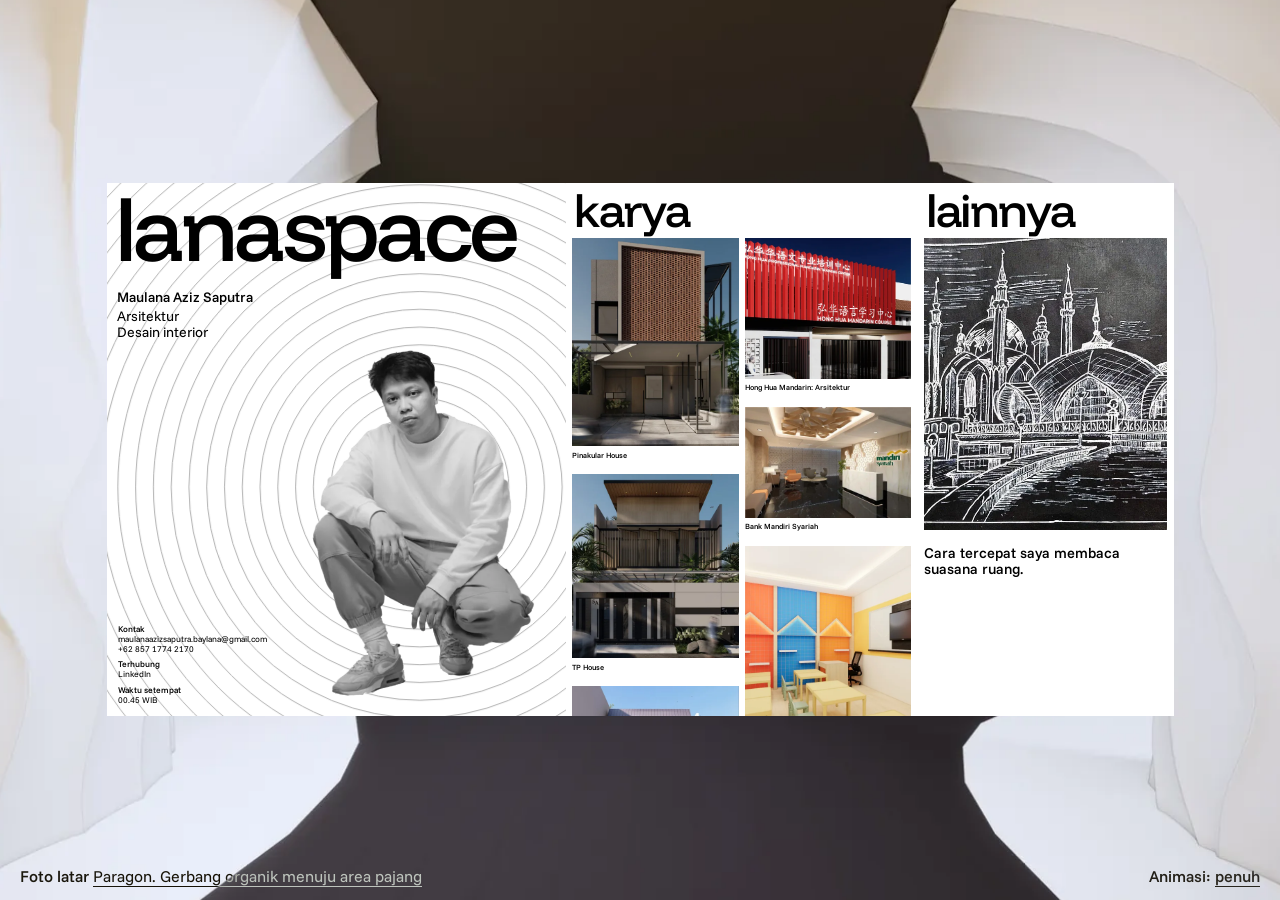
<file: docs/index.html>
<!doctype html>
<html lang="id">
<head>
<meta charset="utf-8">
<meta name="viewport" content="width=device-width, initial-scale=1">
<title>lanaspace · Portofolio Maulana Aziz Saputra</title>
<meta name="description" content="Portofolio Maulana Aziz Saputra, desainer arsitektur dan interior. Proyek hunian, komersial, dan interior, dari konsep sampai gambar kerja yang siap dibangun.">
<meta name="author" content="Maulana Aziz Saputra">
<link rel="canonical" href="https://maulanaazizsaputra.github.io/lanaspace/">
<meta property="og:site_name" content="lanaspace">
<meta property="og:locale" content="id_ID">
<meta property="og:type" content="website">
<meta property="og:title" content="lanaspace · Portofolio Maulana Aziz Saputra">
<meta property="og:description" content="Portofolio Maulana Aziz Saputra, desainer arsitektur dan interior. Proyek hunian, komersial, dan interior, dari konsep sampai gambar kerja yang siap dibangun.">
<meta property="og:url" content="https://maulanaazizsaputra.github.io/lanaspace/">
<meta property="og:image" content="https://maulanaazizsaputra.github.io/lanaspace/assets/og/beranda.jpg">
<meta property="og:image:width" content="1200">
<meta property="og:image:height" content="630">
<meta name="twitter:card" content="summary_large_image">
<meta name="theme-color" content="#ffffff">
<meta name="lana-visitors" content="https://lanaspace-ad38a-default-rtdb.asia-southeast1.firebasedatabase.app">
<link rel="preconnect" href="https://lanaspace-ad38a-default-rtdb.asia-southeast1.firebasedatabase.app" crossorigin>
<link rel="icon" href="favicon.svg" type="image/svg+xml">
<link rel="apple-touch-icon" href="apple-touch-icon.png">
<link rel="preconnect" href="https://fonts.googleapis.com">
<link rel="preconnect" href="https://fonts.gstatic.com" crossorigin>
<link rel="stylesheet" href="https://fonts.googleapis.com/css2?family=Funnel+Display:wght@500&amp;family=Funnel+Sans:wght@400;500&amp;display=swap">
<link rel="stylesheet" href="assets/css/style.css?v=22097457">
<script>(function(d,w){var h=d.documentElement,done=function(){h.classList.remove('fonts-wait')},m;
try{m=w.localStorage.getItem('lana-animasi-v2')}catch(_){}
if(m!=='hemat')m='penuh';
h.classList.add('js','fonts-wait',m==='penuh'?'motion-full':'motion-gentle');
if(d.fonts&&d.fonts.load){Promise.all([d.fonts.load('500 1em "Funnel Display"'),d.fonts.load('400 1em "Funnel Sans"'),d.fonts.load('500 1em "Funnel Sans"')]).then(done,done);setTimeout(done,2500)}else{done()}
w.addEventListener('pagereveal',function(e){if(!e.viewTransition)return;try{var p=JSON.parse(sessionStorage.getItem('lana-vt'));
if(p&&Date.now()-p.t<5000){var W=w.innerWidth,H=w.innerHeight;h.style.setProperty('--vt-x',p.x+'px');h.style.setProperty('--vt-y',p.y+'px');
h.style.setProperty('--vt-r',Math.ceil(Math.hypot(Math.max(p.x,W-p.x),Math.max(p.y,H-p.y)))+'px')}}catch(_){}})})(document,window);</script>
<script src="assets/js/main.js?v=2ef345cf" defer></script>
<script type="application/ld+json">{"@context":"https://schema.org","@graph":[{"@type":"WebSite","name":"lanaspace","inLanguage":"id","description":"Portofolio Maulana Aziz Saputra, desainer arsitektur dan interior. Proyek hunian, komersial, dan interior, dari konsep sampai gambar kerja yang siap dibangun.","url":"https://maulanaazizsaputra.github.io/lanaspace/","@id":"https://maulanaazizsaputra.github.io/lanaspace/#situs","author":{"@id":"https://maulanaazizsaputra.github.io/lanaspace/#orang"}},{"@type":"Person","@id":"https://maulanaazizsaputra.github.io/lanaspace/#orang","name":"Maulana Aziz Saputra","alternateName":"Lana","jobTitle":"Desainer Arsitektur dan Interior","alumniOf":{"@type":"CollegeOrUniversity","name":"Universitas Gunadarma"},"knowsAbout":["Desain interior","Desain arsitektur","Manajemen proyek","Gambar detail","Estimasi biaya (RAB/BoQ)","Desain multimedia & produk"],"knowsLanguage":["id","en"],"url":"https://maulanaazizsaputra.github.io/lanaspace/tentang/","image":"https://maulanaazizsaputra.github.io/lanaspace/assets/img/profil/potret-960.webp","email":"mailto:maulanaazizsaputra.baylana@gmail.com","telephone":"+6285717742170","sameAs":["https://www.linkedin.com/in/maulana-aziz-saputra-90984b372"]}]}</script>
</head>
<body class="page-home">
<a class="skip" href="#isi">Langsung ke isi</a>
<main id="isi">
<h1 class="sr-only">lanaspace: portofolio Maulana Aziz Saputra, desainer arsitektur dan interior</h1>
<div class="menu-stage">
  <img class="menu-stage__bg" data-menu-bg data-index="0" data-bgs='[{"src":"assets/img/paragon/gerbang-organik-1600.webp","srcset":"assets/img/paragon/gerbang-organik-480.webp 480w, assets/img/paragon/gerbang-organik-960.webp 960w, assets/img/paragon/gerbang-organik-1600.webp 1600w, assets/img/paragon/gerbang-organik-2400.webp 2400w","label":"Paragon. Gerbang organik menuju area pajang","href":"karya/paragon/"},{"src":"assets/img/taman-medyra/gerbang-1600.webp","srcset":"assets/img/taman-medyra/gerbang-480.webp 480w, assets/img/taman-medyra/gerbang-960.webp 960w, assets/img/taman-medyra/gerbang-1600.webp 1600w, assets/img/taman-medyra/gerbang-2400.webp 2400w","label":"Taman Medyra. Satu-satunya gerbang ada di sisi timur. Render tahap awal","href":"karya/taman-medyra/"},{"src":"assets/img/paragon/area-pandang-1600.webp","srcset":"assets/img/paragon/area-pandang-480.webp 480w, assets/img/paragon/area-pandang-960.webp 960w, assets/img/paragon/area-pandang-1600.webp 1600w, assets/img/paragon/area-pandang-2400.webp 2400w","label":"Paragon. Area pandang, koridor yang menghadap lantai produksi","href":"karya/paragon/"},{"src":"assets/img/hong-hua-interior/selasar-1600.webp","srcset":"assets/img/hong-hua-interior/selasar-480.webp 480w, assets/img/hong-hua-interior/selasar-960.webp 960w, assets/img/hong-hua-interior/selasar-1600.webp 1600w, assets/img/hong-hua-interior/selasar-1921.webp 1921w","label":"Hong Hua Mandarin: Interior. Selasar lantai 2","href":"karya/hong-hua-interior/"}]' sizes="100vw" alt="" src="assets/img/paragon/gerbang-organik-1600.webp" srcset="assets/img/paragon/gerbang-organik-480.webp 480w, assets/img/paragon/gerbang-organik-960.webp 960w, assets/img/paragon/gerbang-organik-1600.webp 1600w, assets/img/paragon/gerbang-organik-2400.webp 2400w" fetchpriority="high">
  
  <nav class="menu-sheet" aria-label="Menu utama">
  <a class="mcol mcol--about" href="tentang/" data-cursor="buka">
    <span class="mcol__head mcol__head--brand display-type" translate="no"><span class="sr-only">lanaspace</span><span class="split" aria-hidden="true"><span class="w"><span class="ch" style="--i:0">l</span><span class="ch" style="--i:1">a</span><span class="ch" style="--i:2">n</span><span class="ch" style="--i:3">a</span><span class="ch" style="--i:4">s</span><span class="ch" style="--i:5">p</span><span class="ch" style="--i:6">a</span><span class="ch" style="--i:7">c</span><span class="ch" style="--i:8">e</span></span></span><span class="sr-only">: tentang Maulana Aziz Saputra</span></span>
    <span class="mcol__arrow" aria-hidden="true">→</span>
    <span class="mcol__preview mabout" aria-hidden="true">
      <span class="mintro"><span class="mintro__name">Maulana Aziz Saputra</span><span>Arsitektur</span><span>Desain interior</span></span>
      <span class="portrait mportrait"><span class="rings" aria-hidden="true"><svg class="rings__layer" viewBox="-100 -100 200 200" style="--k:0" focusable="false"><circle r="2.5"/><circle r="5.0"/><circle r="7.5"/><circle r="10.0"/><circle r="12.5"/><circle r="15.0"/><circle r="17.5"/></svg><svg class="rings__layer" viewBox="-100 -100 200 200" style="--k:1" focusable="false"><circle r="20.0"/><circle r="22.5"/><circle r="25.0"/><circle r="27.5"/><circle r="30.0"/><circle r="32.5"/><circle r="35.0"/></svg><svg class="rings__layer" viewBox="-100 -100 200 200" style="--k:2" focusable="false"><circle r="37.5"/><circle r="40.0"/><circle r="42.5"/><circle r="45.0"/><circle r="47.5"/><circle r="50.0"/><circle r="52.5"/></svg><svg class="rings__layer" viewBox="-100 -100 200 200" style="--k:3" focusable="false"><circle r="55.0"/><circle r="57.5"/><circle r="60.0"/><circle r="62.5"/><circle r="65.0"/><circle r="67.5"/><circle r="70.0"/></svg><svg class="rings__layer" viewBox="-100 -100 200 200" style="--k:4" focusable="false"><circle r="72.5"/><circle r="75.0"/><circle r="77.5"/><circle r="80.0"/><circle r="82.5"/><circle r="85.0"/><circle r="87.5"/></svg><svg class="rings__layer" viewBox="-100 -100 200 200" style="--k:5" focusable="false"><circle r="90.0"/><circle r="92.5"/><circle r="95.0"/><circle r="97.5"/><circle r="100.0"/></svg></span><img class="portrait__img" src="assets/img/profil/potret-960.webp" srcset="assets/img/profil/potret-480.webp 480w, assets/img/profil/potret-960.webp 960w" sizes="(min-width: 1024px) 30vw, 60vw" width="1080" height="1916" alt="" decoding="async"></span>
      <span class="mcontact"><span class="mcontact__group"><span class="mcontact__label">Kontak</span><span class="mcontact__value"><span class="nowrap">maulanaazizsaputra.baylana@gmail.com</span><br>+62 857 1774 2170</span></span><span class="mcontact__group"><span class="mcontact__label">Terhubung</span><span class="mcontact__value">LinkedIn</span></span><span class="mcontact__group" data-clock-group hidden><span class="mcontact__label">Waktu setempat</span><span class="mcontact__value" data-clock></span></span><span class="mcontact__group" data-visitors hidden><span class="mcontact__label">Pengunjung</span><span class="mcontact__value visitors"><span class="visitors__dot" aria-hidden="true"></span><span class="visitors__num" data-visitors-online>1</span> sedang melihat · <span class="visitors__num" data-visitors-total>0</span> total</span></span></span>
    </span>
  </a>
  <a class="mcol mcol--works" href="karya/" data-cursor="buka">
    <span class="mcol__head display-type"><span class="sr-only">Karya</span><span class="split" aria-hidden="true"><span class="w"><span class="ch" style="--i:0">K</span><span class="ch" style="--i:1">a</span><span class="ch" style="--i:2">r</span><span class="ch" style="--i:3">y</span><span class="ch" style="--i:4">a</span></span></span><span class="sr-only">: 8 proyek</span></span>
    <span class="mcol__arrow" aria-hidden="true">→</span>
    <span class="mcol__preview mworks" aria-hidden="true"><span class="mworks__track"><span class="mworks__set"><span class="mtile"><img class="pic" src="assets/img/pinakular-house/sampul-724.webp" srcset="assets/img/pinakular-house/sampul-480.webp 480w, assets/img/pinakular-house/sampul-724.webp 724w" sizes="(min-width: 1024px) 14vw, 40vw" width="724" height="905" alt="" decoding="async"><span class="mtile__cap">Pinakular House</span></span><span class="mtile"><img class="pic" src="assets/img/tp-house/sampul-754.webp" srcset="assets/img/tp-house/sampul-480.webp 480w, assets/img/tp-house/sampul-754.webp 754w" sizes="(min-width: 1024px) 14vw, 40vw" width="754" height="833" alt="" decoding="async"><span class="mtile__cap">TP House</span></span><span class="mtile"><img class="pic" src="assets/img/como-house/sampul-960.webp" srcset="assets/img/como-house/sampul-480.webp 480w, assets/img/como-house/sampul-960.webp 960w" sizes="(min-width: 1024px) 14vw, 40vw" width="1013" height="1142" alt="" decoding="async"><span class="mtile__cap">Como House</span></span><span class="mtile"><img class="pic" src="assets/img/taman-medyra/sampul-960.webp" srcset="assets/img/taman-medyra/sampul-480.webp 480w, assets/img/taman-medyra/sampul-960.webp 960w, assets/img/taman-medyra/sampul-1280.webp 1280w" sizes="(min-width: 1024px) 14vw, 40vw" width="1280" height="720" alt="" decoding="async"><span class="mtile__cap">Taman Medyra</span></span><span class="mtile"><img class="pic" src="assets/img/hong-hua-arsitektur/sampul-960.webp" srcset="assets/img/hong-hua-arsitektur/sampul-480.webp 480w, assets/img/hong-hua-arsitektur/sampul-960.webp 960w, assets/img/hong-hua-arsitektur/sampul-1600.webp 1600w" sizes="(min-width: 1024px) 14vw, 40vw" width="1774" height="1495" alt="" decoding="async"><span class="mtile__cap">Hong Hua Mandarin: Arsitektur</span></span><span class="mtile"><img class="pic" src="assets/img/bank-mandiri-syariah/sampul-746.webp" srcset="assets/img/bank-mandiri-syariah/sampul-480.webp 480w, assets/img/bank-mandiri-syariah/sampul-746.webp 746w" sizes="(min-width: 1024px) 14vw, 40vw" width="746" height="497" alt="" decoding="async"><span class="mtile__cap">Bank Mandiri Syariah</span></span><span class="mtile"><img class="pic" src="assets/img/hong-hua-interior/sampul-865.webp" srcset="assets/img/hong-hua-interior/sampul-480.webp 480w, assets/img/hong-hua-interior/sampul-865.webp 865w" sizes="(min-width: 1024px) 14vw, 40vw" width="865" height="1081" alt="" decoding="async"><span class="mtile__cap">Hong Hua Mandarin: Interior</span></span><span class="mtile"><img class="pic" src="assets/img/paragon/sampul-960.webp" srcset="assets/img/paragon/sampul-480.webp 480w, assets/img/paragon/sampul-960.webp 960w" sizes="(min-width: 1024px) 14vw, 40vw" width="979" height="1305" alt="" decoding="async"><span class="mtile__cap">Paragon</span></span></span><span class="mworks__set"><span class="mtile"><img class="pic" src="assets/img/pinakular-house/sampul-724.webp" srcset="assets/img/pinakular-house/sampul-480.webp 480w, assets/img/pinakular-house/sampul-724.webp 724w" sizes="(min-width: 1024px) 14vw, 40vw" width="724" height="905" alt="" decoding="async"><span class="mtile__cap">Pinakular House</span></span><span class="mtile"><img class="pic" src="assets/img/tp-house/sampul-754.webp" srcset="assets/img/tp-house/sampul-480.webp 480w, assets/img/tp-house/sampul-754.webp 754w" sizes="(min-width: 1024px) 14vw, 40vw" width="754" height="833" alt="" decoding="async"><span class="mtile__cap">TP House</span></span><span class="mtile"><img class="pic" src="assets/img/como-house/sampul-960.webp" srcset="assets/img/como-house/sampul-480.webp 480w, assets/img/como-house/sampul-960.webp 960w" sizes="(min-width: 1024px) 14vw, 40vw" width="1013" height="1142" alt="" decoding="async"><span class="mtile__cap">Como House</span></span><span class="mtile"><img class="pic" src="assets/img/taman-medyra/sampul-960.webp" srcset="assets/img/taman-medyra/sampul-480.webp 480w, assets/img/taman-medyra/sampul-960.webp 960w, assets/img/taman-medyra/sampul-1280.webp 1280w" sizes="(min-width: 1024px) 14vw, 40vw" width="1280" height="720" alt="" decoding="async"><span class="mtile__cap">Taman Medyra</span></span><span class="mtile"><img class="pic" src="assets/img/hong-hua-arsitektur/sampul-960.webp" srcset="assets/img/hong-hua-arsitektur/sampul-480.webp 480w, assets/img/hong-hua-arsitektur/sampul-960.webp 960w, assets/img/hong-hua-arsitektur/sampul-1600.webp 1600w" sizes="(min-width: 1024px) 14vw, 40vw" width="1774" height="1495" alt="" decoding="async"><span class="mtile__cap">Hong Hua Mandarin: Arsitektur</span></span><span class="mtile"><img class="pic" src="assets/img/bank-mandiri-syariah/sampul-746.webp" srcset="assets/img/bank-mandiri-syariah/sampul-480.webp 480w, assets/img/bank-mandiri-syariah/sampul-746.webp 746w" sizes="(min-width: 1024px) 14vw, 40vw" width="746" height="497" alt="" decoding="async"><span class="mtile__cap">Bank Mandiri Syariah</span></span><span class="mtile"><img class="pic" src="assets/img/hong-hua-interior/sampul-865.webp" srcset="assets/img/hong-hua-interior/sampul-480.webp 480w, assets/img/hong-hua-interior/sampul-865.webp 865w" sizes="(min-width: 1024px) 14vw, 40vw" width="865" height="1081" alt="" decoding="async"><span class="mtile__cap">Hong Hua Mandarin: Interior</span></span><span class="mtile"><img class="pic" src="assets/img/paragon/sampul-960.webp" srcset="assets/img/paragon/sampul-480.webp 480w, assets/img/paragon/sampul-960.webp 960w" sizes="(min-width: 1024px) 14vw, 40vw" width="979" height="1305" alt="" decoding="async"><span class="mtile__cap">Paragon</span></span></span></span></span>
  </a>
  <a class="mcol mcol--more" href="lainnya/" data-cursor="buka">
    <span class="mcol__head display-type"><span class="sr-only">Lainnya</span><span class="split" aria-hidden="true"><span class="w"><span class="ch" style="--i:0">L</span><span class="ch" style="--i:1">a</span><span class="ch" style="--i:2">i</span><span class="ch" style="--i:3">n</span><span class="ch" style="--i:4">n</span><span class="ch" style="--i:5">y</span><span class="ch" style="--i:6">a</span></span></span><span class="sr-only">: gambar kerja dan sketsa tangan</span></span>
    <span class="mcol__arrow" aria-hidden="true">→</span>
    <span class="mcol__preview mmore" aria-hidden="true">
      <span class="mmore__panel"><img class="pic" src="assets/img/sketsa/panel-751.webp" srcset="assets/img/sketsa/panel-480.webp 480w, assets/img/sketsa/panel-751.webp 751w" sizes="(min-width: 1024px) 22vw, 70vw" width="751" height="939" alt="" decoding="async"></span>
      <span class="mmore__text">Cara tercepat saya membaca suasana ruang.</span>
    </span>
  </a>
</nav>
  <a class="menu-stage__cap" href="karya/paragon/" data-menu-cap><span class="menu-stage__cap-label">Foto latar</span> <span data-cap-text>Paragon. Gerbang organik menuju area pajang</span></a>
  <button type="button" class="motion-toggle" data-motion-toggle hidden>Animasi: <span class="motion-toggle__state">penuh</span></button>
</div>
<script>(function(){var i=document.querySelector('[data-menu-bg]'),a=document.querySelector('[data-menu-cap]');try{var b=JSON.parse(i.dataset.bgs),n=Math.floor(Math.random()*b.length),c=b[n];i.srcset=c.srcset;i.src=c.src;i.dataset.index=n;if(a){a.href=c.href;a.querySelector('[data-cap-text]').textContent=c.label}}catch(e){}})();</script>
</main>
</body>
</html>
</file>
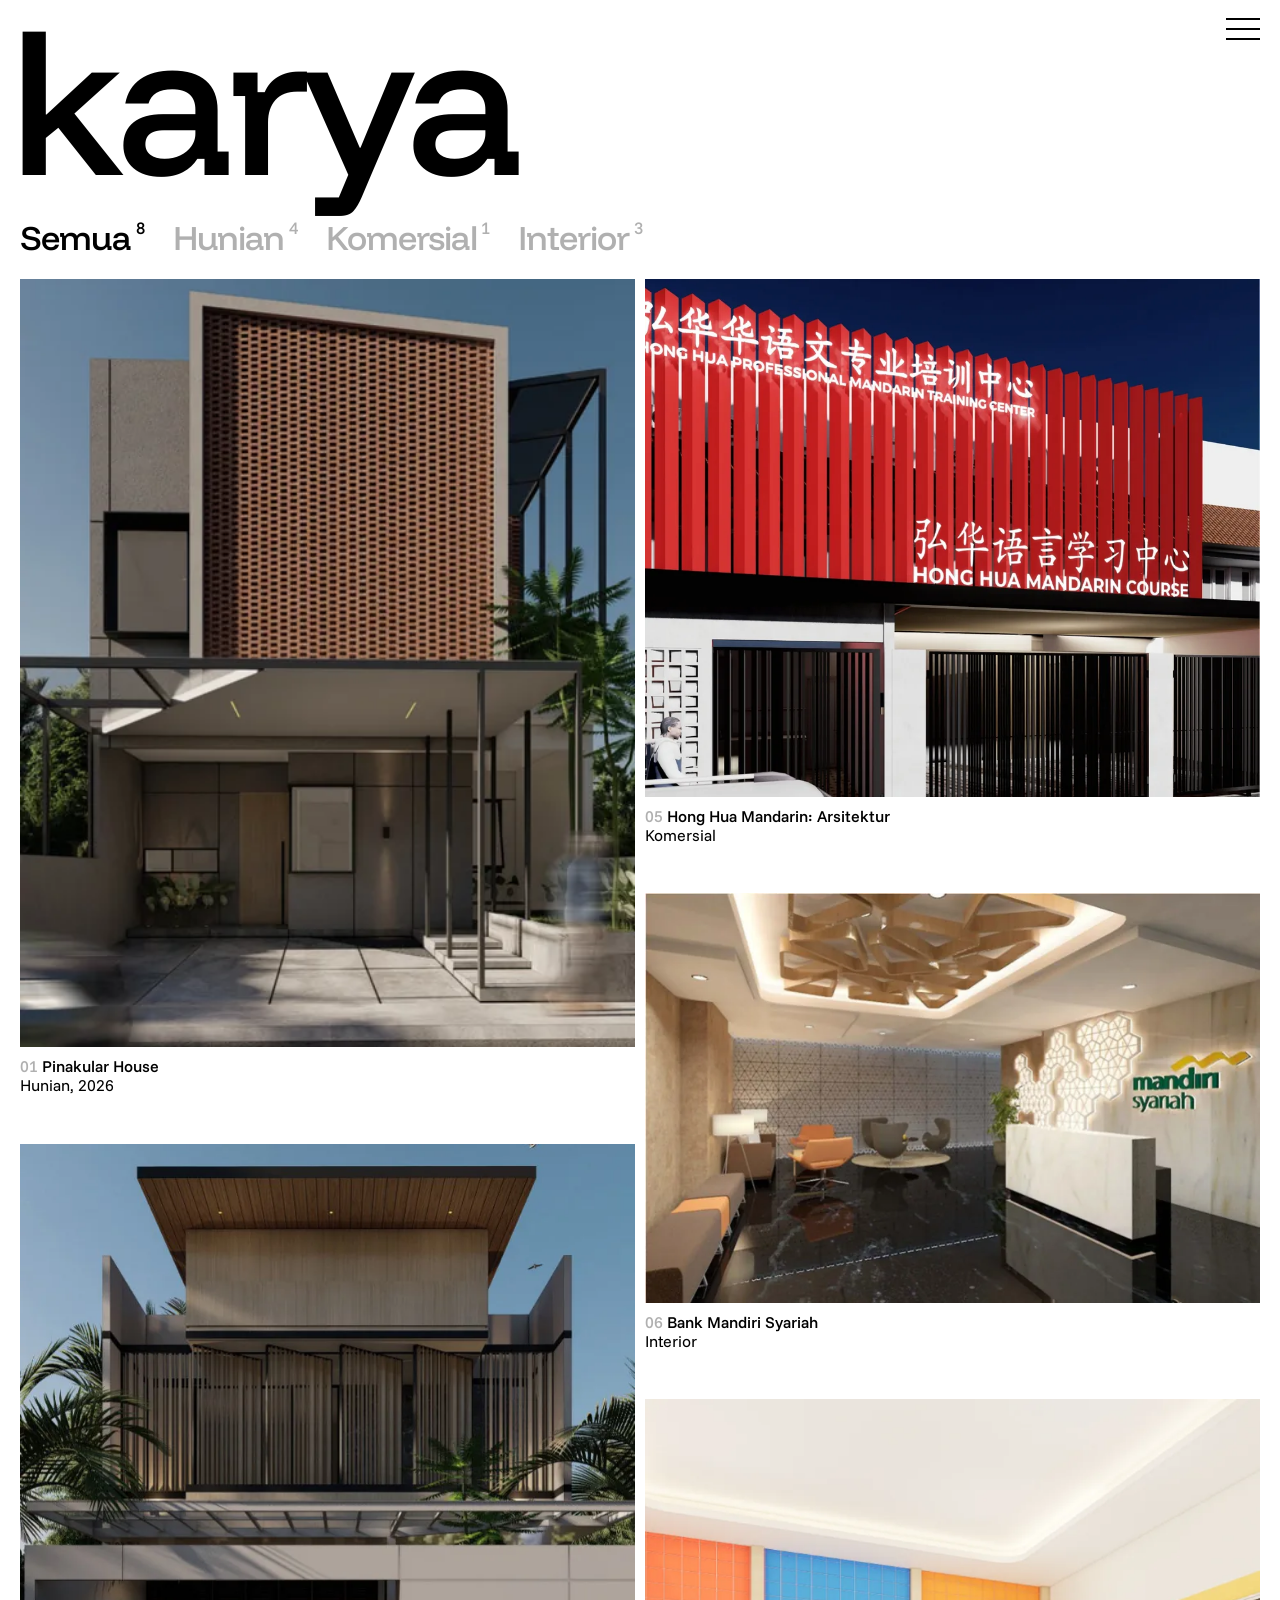
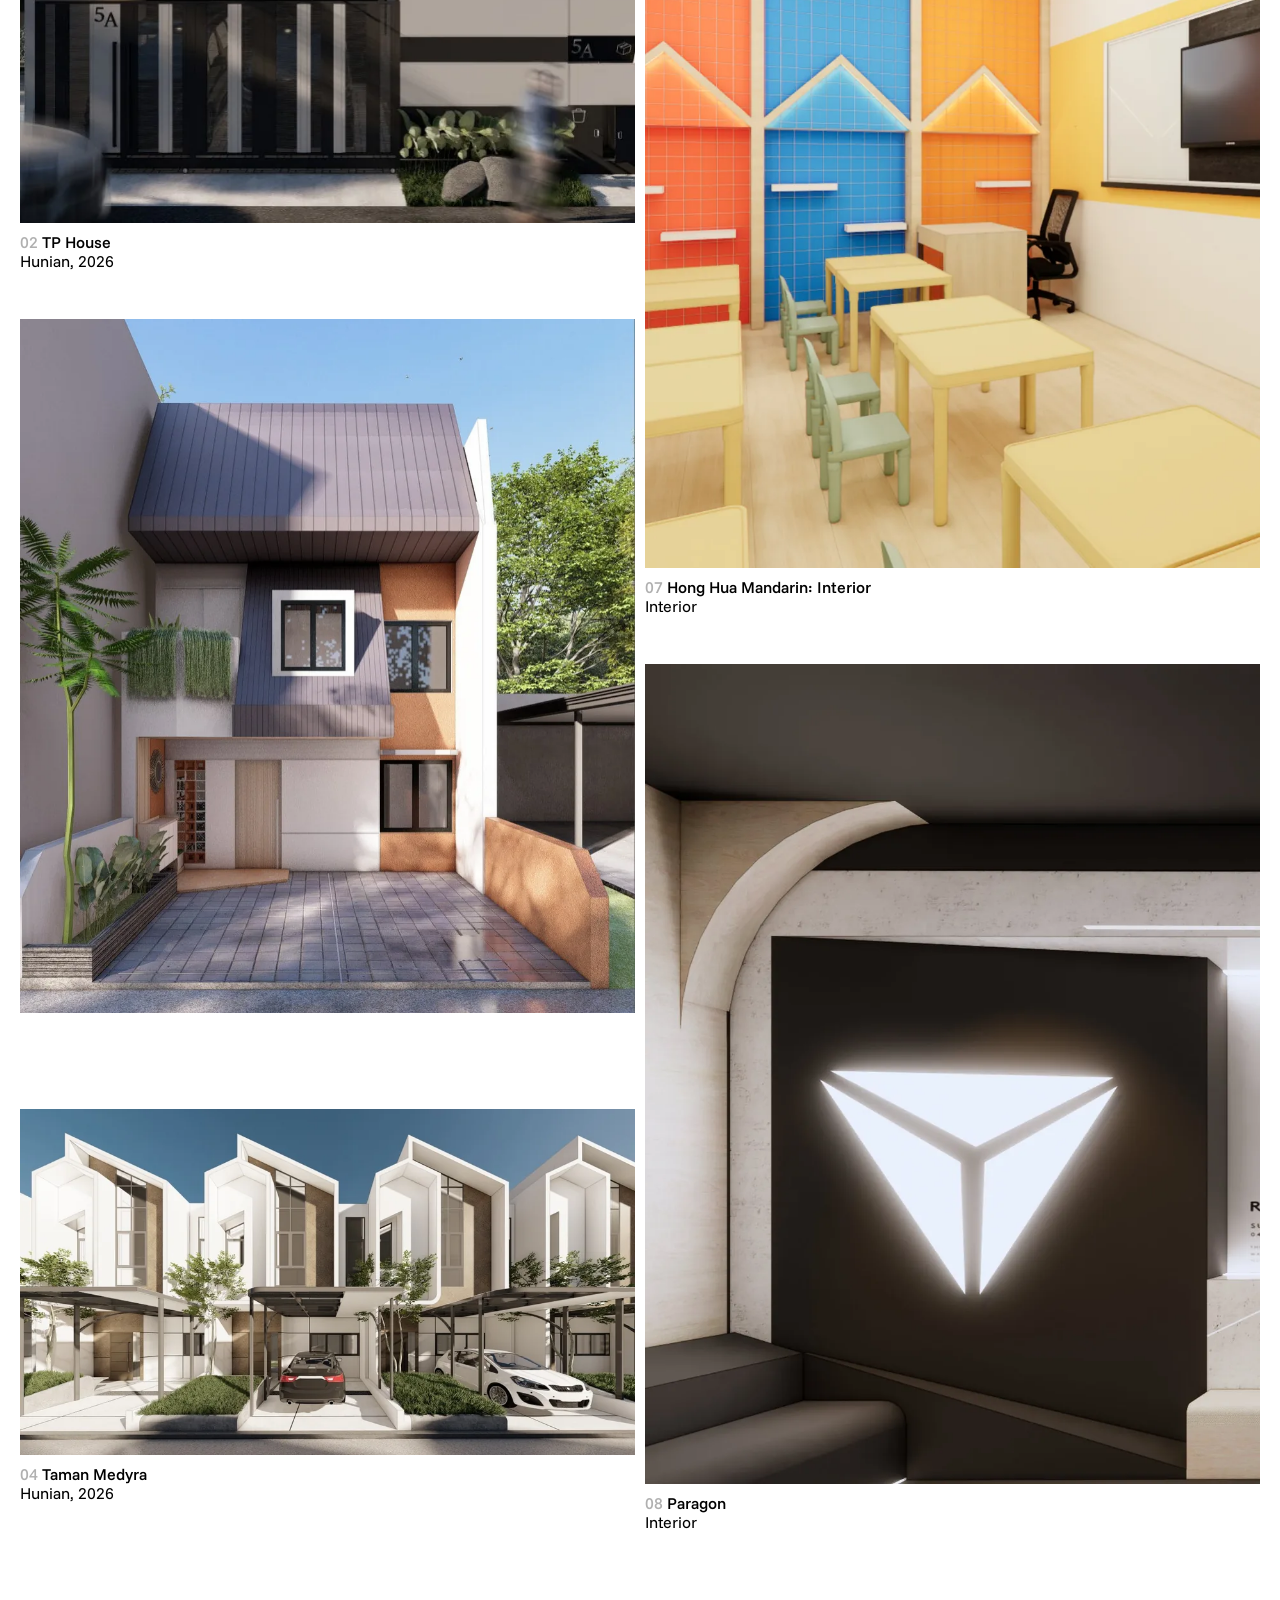
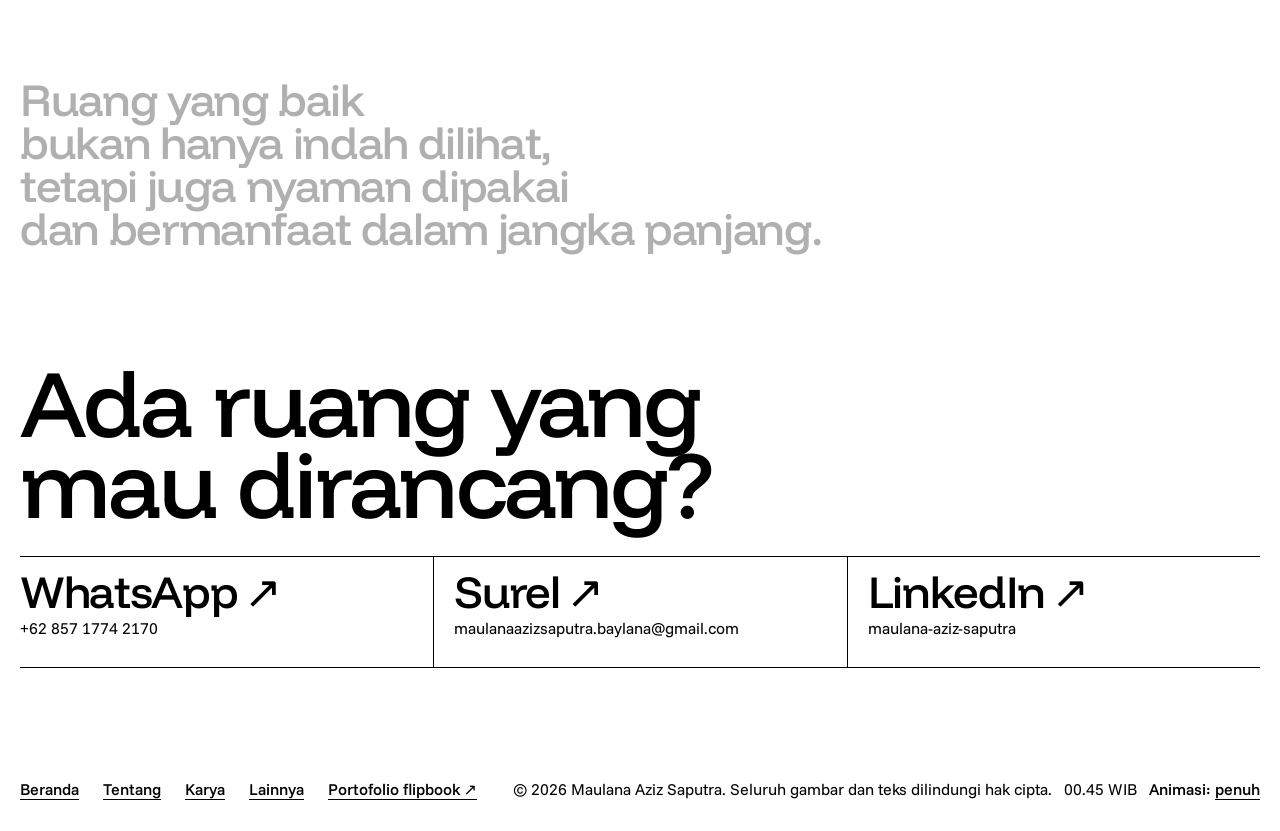
<file: docs/karya/index.html>
<!doctype html>
<html lang="id">
<head>
<meta charset="utf-8">
<meta name="viewport" content="width=device-width, initial-scale=1">
<title>Karya | lanaspace</title>
<meta name="description" content="Delapan proyek hunian, komersial, dan interior karya Maulana Aziz Saputra: Pinakular House, TP House, Como House, Taman Medyra, Hong Hua Mandarin, Bank Mandiri Syariah, dan Paragon.">
<meta name="author" content="Maulana Aziz Saputra">
<link rel="canonical" href="https://maulanaazizsaputra.github.io/lanaspace/karya/">
<meta property="og:site_name" content="lanaspace">
<meta property="og:locale" content="id_ID">
<meta property="og:type" content="website">
<meta property="og:title" content="Karya | lanaspace">
<meta property="og:description" content="Delapan proyek hunian, komersial, dan interior karya Maulana Aziz Saputra: Pinakular House, TP House, Como House, Taman Medyra, Hong Hua Mandarin, Bank Mandiri Syariah, dan Paragon.">
<meta property="og:url" content="https://maulanaazizsaputra.github.io/lanaspace/karya/">
<meta property="og:image" content="https://maulanaazizsaputra.github.io/lanaspace/assets/og/beranda.jpg">
<meta property="og:image:width" content="1200">
<meta property="og:image:height" content="630">
<meta name="twitter:card" content="summary_large_image">
<meta name="theme-color" content="#ffffff">
<meta name="lana-visitors" content="https://lanaspace-ad38a-default-rtdb.asia-southeast1.firebasedatabase.app">
<link rel="preconnect" href="https://lanaspace-ad38a-default-rtdb.asia-southeast1.firebasedatabase.app" crossorigin>
<link rel="icon" href="../favicon.svg" type="image/svg+xml">
<link rel="apple-touch-icon" href="../apple-touch-icon.png">
<link rel="preconnect" href="https://fonts.googleapis.com">
<link rel="preconnect" href="https://fonts.gstatic.com" crossorigin>
<link rel="stylesheet" href="https://fonts.googleapis.com/css2?family=Funnel+Display:wght@500&amp;family=Funnel+Sans:wght@400;500&amp;display=swap">
<link rel="stylesheet" href="../assets/css/style.css?v=22097457">
<script>(function(d,w){var h=d.documentElement,done=function(){h.classList.remove('fonts-wait')},m;
try{m=w.localStorage.getItem('lana-animasi-v2')}catch(_){}
if(m!=='hemat')m='penuh';
h.classList.add('js','fonts-wait',m==='penuh'?'motion-full':'motion-gentle');
if(d.fonts&&d.fonts.load){Promise.all([d.fonts.load('500 1em "Funnel Display"'),d.fonts.load('400 1em "Funnel Sans"'),d.fonts.load('500 1em "Funnel Sans"')]).then(done,done);setTimeout(done,2500)}else{done()}
w.addEventListener('pagereveal',function(e){if(!e.viewTransition)return;try{var p=JSON.parse(sessionStorage.getItem('lana-vt'));
if(p&&Date.now()-p.t<5000){var W=w.innerWidth,H=w.innerHeight;h.style.setProperty('--vt-x',p.x+'px');h.style.setProperty('--vt-y',p.y+'px');
h.style.setProperty('--vt-r',Math.ceil(Math.hypot(Math.max(p.x,W-p.x),Math.max(p.y,H-p.y)))+'px')}}catch(_){}})})(document,window);</script>
<script src="../assets/js/main.js?v=2ef345cf" defer></script>
<script type="application/ld+json">{"@context":"https://schema.org","@graph":[{"@type":"CollectionPage","name":"Karya","inLanguage":"id","url":"https://maulanaazizsaputra.github.io/lanaspace/karya/","author":{"@id":"https://maulanaazizsaputra.github.io/lanaspace/#orang"},"hasPart":[{"@type":"CreativeWork","name":"Pinakular House","url":"https://maulanaazizsaputra.github.io/lanaspace/karya/pinakular-house/"},{"@type":"CreativeWork","name":"TP House","url":"https://maulanaazizsaputra.github.io/lanaspace/karya/tp-house/"},{"@type":"CreativeWork","name":"Como House","url":"https://maulanaazizsaputra.github.io/lanaspace/karya/como-house/"},{"@type":"CreativeWork","name":"Taman Medyra","url":"https://maulanaazizsaputra.github.io/lanaspace/karya/taman-medyra/"},{"@type":"CreativeWork","name":"Hong Hua Mandarin: Arsitektur","url":"https://maulanaazizsaputra.github.io/lanaspace/karya/hong-hua-arsitektur/"},{"@type":"CreativeWork","name":"Bank Mandiri Syariah","url":"https://maulanaazizsaputra.github.io/lanaspace/karya/bank-mandiri-syariah/"},{"@type":"CreativeWork","name":"Hong Hua Mandarin: Interior","url":"https://maulanaazizsaputra.github.io/lanaspace/karya/hong-hua-interior/"},{"@type":"CreativeWork","name":"Paragon","url":"https://maulanaazizsaputra.github.io/lanaspace/karya/paragon/"}]},{"@type":"BreadcrumbList","itemListElement":[{"@type":"ListItem","position":1,"name":"Beranda","item":"https://maulanaazizsaputra.github.io/lanaspace/"},{"@type":"ListItem","position":2,"name":"Karya","item":"https://maulanaazizsaputra.github.io/lanaspace/karya/"}]}]}</script>
</head>
<body class="page-works">
<a class="skip" href="#isi">Langsung ke isi</a>
<a class="menu-toggle" href="../" data-menu-open aria-label="Buka menu"><span></span><span></span><span></span></a>
<template id="menu-template"><div class="menu-stage">
  <img class="menu-stage__bg" data-menu-bg data-index="0" data-bgs='[{"src":"../assets/img/paragon/gerbang-organik-1600.webp","srcset":"../assets/img/paragon/gerbang-organik-480.webp 480w, ../assets/img/paragon/gerbang-organik-960.webp 960w, ../assets/img/paragon/gerbang-organik-1600.webp 1600w, ../assets/img/paragon/gerbang-organik-2400.webp 2400w","label":"Paragon. Gerbang organik menuju area pajang","href":"../karya/paragon/"},{"src":"../assets/img/taman-medyra/gerbang-1600.webp","srcset":"../assets/img/taman-medyra/gerbang-480.webp 480w, ../assets/img/taman-medyra/gerbang-960.webp 960w, ../assets/img/taman-medyra/gerbang-1600.webp 1600w, ../assets/img/taman-medyra/gerbang-2400.webp 2400w","label":"Taman Medyra. Satu-satunya gerbang ada di sisi timur. Render tahap awal","href":"../karya/taman-medyra/"},{"src":"../assets/img/paragon/area-pandang-1600.webp","srcset":"../assets/img/paragon/area-pandang-480.webp 480w, ../assets/img/paragon/area-pandang-960.webp 960w, ../assets/img/paragon/area-pandang-1600.webp 1600w, ../assets/img/paragon/area-pandang-2400.webp 2400w","label":"Paragon. Area pandang, koridor yang menghadap lantai produksi","href":"../karya/paragon/"},{"src":"../assets/img/hong-hua-interior/selasar-1600.webp","srcset":"../assets/img/hong-hua-interior/selasar-480.webp 480w, ../assets/img/hong-hua-interior/selasar-960.webp 960w, ../assets/img/hong-hua-interior/selasar-1600.webp 1600w, ../assets/img/hong-hua-interior/selasar-1921.webp 1921w","label":"Hong Hua Mandarin: Interior. Selasar lantai 2","href":"../karya/hong-hua-interior/"}]' sizes="100vw" alt="">
  <button type="button" class="menu-stage__close" data-menu-close>Tutup</button>
  <nav class="menu-sheet" aria-label="Menu utama">
  <a class="mcol mcol--about" href="../tentang/" data-cursor="buka">
    <span class="mcol__head mcol__head--brand display-type" translate="no"><span class="sr-only">lanaspace</span><span class="split" aria-hidden="true"><span class="w"><span class="ch" style="--i:0">l</span><span class="ch" style="--i:1">a</span><span class="ch" style="--i:2">n</span><span class="ch" style="--i:3">a</span><span class="ch" style="--i:4">s</span><span class="ch" style="--i:5">p</span><span class="ch" style="--i:6">a</span><span class="ch" style="--i:7">c</span><span class="ch" style="--i:8">e</span></span></span><span class="sr-only">: tentang Maulana Aziz Saputra</span></span>
    <span class="mcol__arrow" aria-hidden="true">→</span>
    <span class="mcol__preview mabout" aria-hidden="true">
      <span class="mintro"><span class="mintro__name">Maulana Aziz Saputra</span><span>Arsitektur</span><span>Desain interior</span></span>
      <span class="portrait mportrait"><span class="rings" aria-hidden="true"><svg class="rings__layer" viewBox="-100 -100 200 200" style="--k:0" focusable="false"><circle r="2.5"/><circle r="5.0"/><circle r="7.5"/><circle r="10.0"/><circle r="12.5"/><circle r="15.0"/><circle r="17.5"/></svg><svg class="rings__layer" viewBox="-100 -100 200 200" style="--k:1" focusable="false"><circle r="20.0"/><circle r="22.5"/><circle r="25.0"/><circle r="27.5"/><circle r="30.0"/><circle r="32.5"/><circle r="35.0"/></svg><svg class="rings__layer" viewBox="-100 -100 200 200" style="--k:2" focusable="false"><circle r="37.5"/><circle r="40.0"/><circle r="42.5"/><circle r="45.0"/><circle r="47.5"/><circle r="50.0"/><circle r="52.5"/></svg><svg class="rings__layer" viewBox="-100 -100 200 200" style="--k:3" focusable="false"><circle r="55.0"/><circle r="57.5"/><circle r="60.0"/><circle r="62.5"/><circle r="65.0"/><circle r="67.5"/><circle r="70.0"/></svg><svg class="rings__layer" viewBox="-100 -100 200 200" style="--k:4" focusable="false"><circle r="72.5"/><circle r="75.0"/><circle r="77.5"/><circle r="80.0"/><circle r="82.5"/><circle r="85.0"/><circle r="87.5"/></svg><svg class="rings__layer" viewBox="-100 -100 200 200" style="--k:5" focusable="false"><circle r="90.0"/><circle r="92.5"/><circle r="95.0"/><circle r="97.5"/><circle r="100.0"/></svg></span><img class="portrait__img" src="../assets/img/profil/potret-960.webp" srcset="../assets/img/profil/potret-480.webp 480w, ../assets/img/profil/potret-960.webp 960w" sizes="(min-width: 1024px) 30vw, 60vw" width="1080" height="1916" alt="" decoding="async"></span>
      <span class="mcontact"><span class="mcontact__group"><span class="mcontact__label">Kontak</span><span class="mcontact__value"><span class="nowrap">maulanaazizsaputra.baylana@gmail.com</span><br>+62 857 1774 2170</span></span><span class="mcontact__group"><span class="mcontact__label">Terhubung</span><span class="mcontact__value">LinkedIn</span></span><span class="mcontact__group" data-clock-group hidden><span class="mcontact__label">Waktu setempat</span><span class="mcontact__value" data-clock></span></span><span class="mcontact__group" data-visitors hidden><span class="mcontact__label">Pengunjung</span><span class="mcontact__value visitors"><span class="visitors__dot" aria-hidden="true"></span><span class="visitors__num" data-visitors-online>1</span> sedang melihat · <span class="visitors__num" data-visitors-total>0</span> total</span></span></span>
    </span>
  </a>
  <a class="mcol mcol--works" href="../karya/" data-cursor="buka">
    <span class="mcol__head display-type"><span class="sr-only">Karya</span><span class="split" aria-hidden="true"><span class="w"><span class="ch" style="--i:0">K</span><span class="ch" style="--i:1">a</span><span class="ch" style="--i:2">r</span><span class="ch" style="--i:3">y</span><span class="ch" style="--i:4">a</span></span></span><span class="sr-only">: 8 proyek</span></span>
    <span class="mcol__arrow" aria-hidden="true">→</span>
    <span class="mcol__preview mworks" aria-hidden="true"><span class="mworks__track"><span class="mworks__set"><span class="mtile"><img class="pic" src="../assets/img/pinakular-house/sampul-724.webp" srcset="../assets/img/pinakular-house/sampul-480.webp 480w, ../assets/img/pinakular-house/sampul-724.webp 724w" sizes="(min-width: 1024px) 14vw, 40vw" width="724" height="905" alt="" decoding="async"><span class="mtile__cap">Pinakular House</span></span><span class="mtile"><img class="pic" src="../assets/img/tp-house/sampul-754.webp" srcset="../assets/img/tp-house/sampul-480.webp 480w, ../assets/img/tp-house/sampul-754.webp 754w" sizes="(min-width: 1024px) 14vw, 40vw" width="754" height="833" alt="" decoding="async"><span class="mtile__cap">TP House</span></span><span class="mtile"><img class="pic" src="../assets/img/como-house/sampul-960.webp" srcset="../assets/img/como-house/sampul-480.webp 480w, ../assets/img/como-house/sampul-960.webp 960w" sizes="(min-width: 1024px) 14vw, 40vw" width="1013" height="1142" alt="" decoding="async"><span class="mtile__cap">Como House</span></span><span class="mtile"><img class="pic" src="../assets/img/taman-medyra/sampul-960.webp" srcset="../assets/img/taman-medyra/sampul-480.webp 480w, ../assets/img/taman-medyra/sampul-960.webp 960w, ../assets/img/taman-medyra/sampul-1280.webp 1280w" sizes="(min-width: 1024px) 14vw, 40vw" width="1280" height="720" alt="" decoding="async"><span class="mtile__cap">Taman Medyra</span></span><span class="mtile"><img class="pic" src="../assets/img/hong-hua-arsitektur/sampul-960.webp" srcset="../assets/img/hong-hua-arsitektur/sampul-480.webp 480w, ../assets/img/hong-hua-arsitektur/sampul-960.webp 960w, ../assets/img/hong-hua-arsitektur/sampul-1600.webp 1600w" sizes="(min-width: 1024px) 14vw, 40vw" width="1774" height="1495" alt="" decoding="async"><span class="mtile__cap">Hong Hua Mandarin: Arsitektur</span></span><span class="mtile"><img class="pic" src="../assets/img/bank-mandiri-syariah/sampul-746.webp" srcset="../assets/img/bank-mandiri-syariah/sampul-480.webp 480w, ../assets/img/bank-mandiri-syariah/sampul-746.webp 746w" sizes="(min-width: 1024px) 14vw, 40vw" width="746" height="497" alt="" decoding="async"><span class="mtile__cap">Bank Mandiri Syariah</span></span><span class="mtile"><img class="pic" src="../assets/img/hong-hua-interior/sampul-865.webp" srcset="../assets/img/hong-hua-interior/sampul-480.webp 480w, ../assets/img/hong-hua-interior/sampul-865.webp 865w" sizes="(min-width: 1024px) 14vw, 40vw" width="865" height="1081" alt="" decoding="async"><span class="mtile__cap">Hong Hua Mandarin: Interior</span></span><span class="mtile"><img class="pic" src="../assets/img/paragon/sampul-960.webp" srcset="../assets/img/paragon/sampul-480.webp 480w, ../assets/img/paragon/sampul-960.webp 960w" sizes="(min-width: 1024px) 14vw, 40vw" width="979" height="1305" alt="" decoding="async"><span class="mtile__cap">Paragon</span></span></span><span class="mworks__set"><span class="mtile"><img class="pic" src="../assets/img/pinakular-house/sampul-724.webp" srcset="../assets/img/pinakular-house/sampul-480.webp 480w, ../assets/img/pinakular-house/sampul-724.webp 724w" sizes="(min-width: 1024px) 14vw, 40vw" width="724" height="905" alt="" decoding="async"><span class="mtile__cap">Pinakular House</span></span><span class="mtile"><img class="pic" src="../assets/img/tp-house/sampul-754.webp" srcset="../assets/img/tp-house/sampul-480.webp 480w, ../assets/img/tp-house/sampul-754.webp 754w" sizes="(min-width: 1024px) 14vw, 40vw" width="754" height="833" alt="" decoding="async"><span class="mtile__cap">TP House</span></span><span class="mtile"><img class="pic" src="../assets/img/como-house/sampul-960.webp" srcset="../assets/img/como-house/sampul-480.webp 480w, ../assets/img/como-house/sampul-960.webp 960w" sizes="(min-width: 1024px) 14vw, 40vw" width="1013" height="1142" alt="" decoding="async"><span class="mtile__cap">Como House</span></span><span class="mtile"><img class="pic" src="../assets/img/taman-medyra/sampul-960.webp" srcset="../assets/img/taman-medyra/sampul-480.webp 480w, ../assets/img/taman-medyra/sampul-960.webp 960w, ../assets/img/taman-medyra/sampul-1280.webp 1280w" sizes="(min-width: 1024px) 14vw, 40vw" width="1280" height="720" alt="" decoding="async"><span class="mtile__cap">Taman Medyra</span></span><span class="mtile"><img class="pic" src="../assets/img/hong-hua-arsitektur/sampul-960.webp" srcset="../assets/img/hong-hua-arsitektur/sampul-480.webp 480w, ../assets/img/hong-hua-arsitektur/sampul-960.webp 960w, ../assets/img/hong-hua-arsitektur/sampul-1600.webp 1600w" sizes="(min-width: 1024px) 14vw, 40vw" width="1774" height="1495" alt="" decoding="async"><span class="mtile__cap">Hong Hua Mandarin: Arsitektur</span></span><span class="mtile"><img class="pic" src="../assets/img/bank-mandiri-syariah/sampul-746.webp" srcset="../assets/img/bank-mandiri-syariah/sampul-480.webp 480w, ../assets/img/bank-mandiri-syariah/sampul-746.webp 746w" sizes="(min-width: 1024px) 14vw, 40vw" width="746" height="497" alt="" decoding="async"><span class="mtile__cap">Bank Mandiri Syariah</span></span><span class="mtile"><img class="pic" src="../assets/img/hong-hua-interior/sampul-865.webp" srcset="../assets/img/hong-hua-interior/sampul-480.webp 480w, ../assets/img/hong-hua-interior/sampul-865.webp 865w" sizes="(min-width: 1024px) 14vw, 40vw" width="865" height="1081" alt="" decoding="async"><span class="mtile__cap">Hong Hua Mandarin: Interior</span></span><span class="mtile"><img class="pic" src="../assets/img/paragon/sampul-960.webp" srcset="../assets/img/paragon/sampul-480.webp 480w, ../assets/img/paragon/sampul-960.webp 960w" sizes="(min-width: 1024px) 14vw, 40vw" width="979" height="1305" alt="" decoding="async"><span class="mtile__cap">Paragon</span></span></span></span></span>
  </a>
  <a class="mcol mcol--more" href="../lainnya/" data-cursor="buka">
    <span class="mcol__head display-type"><span class="sr-only">Lainnya</span><span class="split" aria-hidden="true"><span class="w"><span class="ch" style="--i:0">L</span><span class="ch" style="--i:1">a</span><span class="ch" style="--i:2">i</span><span class="ch" style="--i:3">n</span><span class="ch" style="--i:4">n</span><span class="ch" style="--i:5">y</span><span class="ch" style="--i:6">a</span></span></span><span class="sr-only">: gambar kerja dan sketsa tangan</span></span>
    <span class="mcol__arrow" aria-hidden="true">→</span>
    <span class="mcol__preview mmore" aria-hidden="true">
      <span class="mmore__panel"><img class="pic" src="../assets/img/sketsa/panel-751.webp" srcset="../assets/img/sketsa/panel-480.webp 480w, ../assets/img/sketsa/panel-751.webp 751w" sizes="(min-width: 1024px) 22vw, 70vw" width="751" height="939" alt="" decoding="async"></span>
      <span class="mmore__text">Cara tercepat saya membaca suasana ruang.</span>
    </span>
  </a>
</nav>
  <a class="menu-stage__cap" href="../karya/paragon/" data-menu-cap><span class="menu-stage__cap-label">Foto latar</span> <span data-cap-text>Paragon. Gerbang organik menuju area pajang</span></a>
  <button type="button" class="motion-toggle" data-motion-toggle hidden>Animasi: <span class="motion-toggle__state">penuh</span></button>
</div></template>
<main id="isi">
  <h1 class="page-title display-type"><span class="sr-only">Karya</span><span class="split" aria-hidden="true"><span class="w"><span class="ch" style="--i:0">K</span><span class="ch" style="--i:1">a</span><span class="ch" style="--i:2">r</span><span class="ch" style="--i:3">y</span><span class="ch" style="--i:4">a</span></span></span></h1>
  <div class="filters" role="group" aria-label="Saring menurut kategori" hidden>
    <button type="button" class="filters__btn" data-filter="semua" aria-pressed="true">Semua <sup class="filters__n">8</sup></button>
    <button type="button" class="filters__btn" data-filter="hunian" aria-pressed="false">Hunian <sup class="filters__n">4</sup></button>
    <button type="button" class="filters__btn" data-filter="komersial" aria-pressed="false">Komersial <sup class="filters__n">1</sup></button>
    <button type="button" class="filters__btn" data-filter="interior" aria-pressed="false">Interior <sup class="filters__n">3</sup></button>
  </div>
  <ol class="masonry">
    <li class="work" data-category="hunian">
      <a class="work__link" href="../karya/pinakular-house/" data-cursor="lihat">
        <span class="work__media" data-reveal="iris"><span class="pic-mask"><img class="pic" src="../assets/img/pinakular-house/sampul-724.webp" srcset="../assets/img/pinakular-house/sampul-480.webp 480w, ../assets/img/pinakular-house/sampul-724.webp 724w" sizes="(min-width: 700px) calc(50vw - 25px), calc(100vw - 40px)" width="724" height="905" alt="Render fasad depan dengan kisi bata terakota" fetchpriority="high" decoding="async"></span></span>
        <span class="work__cap" data-reveal><span class="work__title"><span class="work__no">01</span> Pinakular House</span><span class="work__meta">Hunian, 2026</span></span>
      </a>
    </li>
    <li class="work" data-category="hunian">
      <a class="work__link" href="../karya/tp-house/" data-cursor="lihat">
        <span class="work__media" data-reveal="iris"><span class="pic-mask"><img class="pic" src="../assets/img/tp-house/sampul-754.webp" srcset="../assets/img/tp-house/sampul-480.webp 480w, ../assets/img/tp-house/sampul-754.webp 754w" sizes="(min-width: 700px) calc(50vw - 25px), calc(100vw - 40px)" width="754" height="833" alt="Render fasad depan dengan atap melayang dan kisi kayu" fetchpriority="high" decoding="async"></span></span>
        <span class="work__cap" data-reveal><span class="work__title"><span class="work__no">02</span> TP House</span><span class="work__meta">Hunian, 2026</span></span>
      </a>
    </li>
    <li class="work" data-category="hunian">
      <a class="work__link" href="../karya/como-house/" data-cursor="lihat">
        <span class="work__media" data-reveal="iris"><span class="pic-mask"><img class="pic" src="../assets/img/como-house/sampul-960.webp" srcset="../assets/img/como-house/sampul-480.webp 480w, ../assets/img/como-house/sampul-960.webp 960w" sizes="(min-width: 700px) calc(50vw - 25px), calc(100vw - 40px)" width="1013" height="1142" alt="Render fasad rumah dengan atap lipat" loading="lazy" decoding="async"></span></span>
        <span class="work__cap" data-reveal><span class="work__title"><span class="work__no">03</span> Como House</span><span class="work__meta">Hunian, 2026</span></span>
      </a>
    </li>
    <li class="work" data-category="hunian">
      <a class="work__link" href="../karya/taman-medyra/" data-cursor="lihat">
        <span class="work__media" data-reveal="iris"><span class="pic-mask"><img class="pic" src="../assets/img/taman-medyra/sampul-960.webp" srcset="../assets/img/taman-medyra/sampul-480.webp 480w, ../assets/img/taman-medyra/sampul-960.webp 960w, ../assets/img/taman-medyra/sampul-1280.webp 1280w" sizes="(min-width: 700px) calc(50vw - 25px), calc(100vw - 40px)" width="1280" height="720" alt="Render fasad deret rumah tipe Calysta dengan carport" loading="lazy" decoding="async"></span></span>
        <span class="work__cap" data-reveal><span class="work__title"><span class="work__no">04</span> Taman Medyra</span><span class="work__meta">Hunian, 2026</span></span>
      </a>
    </li>
    <li class="work" data-category="komersial">
      <a class="work__link" href="../karya/hong-hua-arsitektur/" data-cursor="lihat">
        <span class="work__media" data-reveal="iris"><span class="pic-mask"><img class="pic" src="../assets/img/hong-hua-arsitektur/sampul-960.webp" srcset="../assets/img/hong-hua-arsitektur/sampul-480.webp 480w, ../assets/img/hong-hua-arsitektur/sampul-960.webp 960w, ../assets/img/hong-hua-arsitektur/sampul-1600.webp 1600w" sizes="(min-width: 700px) calc(50vw - 25px), calc(100vw - 40px)" width="1774" height="1495" alt="Render fasad dengan sirip merah dan papan nama" loading="lazy" decoding="async"></span></span>
        <span class="work__cap" data-reveal><span class="work__title"><span class="work__no">05</span> Hong Hua Mandarin: Arsitektur</span><span class="work__meta">Komersial</span></span>
      </a>
    </li>
    <li class="work" data-category="interior">
      <a class="work__link" href="../karya/bank-mandiri-syariah/" data-cursor="lihat">
        <span class="work__media" data-reveal="iris"><span class="pic-mask"><img class="pic" src="../assets/img/bank-mandiri-syariah/sampul-746.webp" srcset="../assets/img/bank-mandiri-syariah/sampul-480.webp 480w, ../assets/img/bank-mandiri-syariah/sampul-746.webp 746w" sizes="(min-width: 700px) calc(50vw - 25px), calc(100vw - 40px)" width="746" height="497" alt="Render lobby dan meja resepsionis" loading="lazy" decoding="async"></span></span>
        <span class="work__cap" data-reveal><span class="work__title"><span class="work__no">06</span> Bank Mandiri Syariah</span><span class="work__meta">Interior</span></span>
      </a>
    </li>
    <li class="work" data-category="interior">
      <a class="work__link" href="../karya/hong-hua-interior/" data-cursor="lihat">
        <span class="work__media" data-reveal="iris"><span class="pic-mask"><img class="pic" src="../assets/img/hong-hua-interior/sampul-865.webp" srcset="../assets/img/hong-hua-interior/sampul-480.webp 480w, ../assets/img/hong-hua-interior/sampul-865.webp 865w" sizes="(min-width: 700px) calc(50vw - 25px), calc(100vw - 40px)" width="865" height="1081" alt="Render kelas anak berwarna cerah" loading="lazy" decoding="async"></span></span>
        <span class="work__cap" data-reveal><span class="work__title"><span class="work__no">07</span> Hong Hua Mandarin: Interior</span><span class="work__meta">Interior</span></span>
      </a>
    </li>
    <li class="work" data-category="interior">
      <a class="work__link" href="../karya/paragon/" data-cursor="lihat">
        <span class="work__media" data-reveal="iris"><span class="pic-mask"><img class="pic" src="../assets/img/paragon/sampul-960.webp" srcset="../assets/img/paragon/sampul-480.webp 480w, ../assets/img/paragon/sampul-960.webp 960w" sizes="(min-width: 700px) calc(50vw - 25px), calc(100vw - 40px)" width="979" height="1305" alt="Render lorong gelap dengan logo segitiga bercahaya" loading="lazy" decoding="async"></span></span>
        <span class="work__cap" data-reveal><span class="work__title"><span class="work__no">08</span> Paragon</span><span class="work__meta">Interior</span></span>
      </a>
    </li>
  </ol>
</main>
<footer class="site-footer">
  <p class="manifesto display-type" data-fill><span class="mline"><span class="mw">Ruang</span> <span class="mw">yang</span> <span class="mw">baik</span></span> <span class="mline"><span class="mw">bukan</span> <span class="mw">hanya</span> <span class="mw">indah</span> <span class="mw">dilihat,</span></span> <span class="mline"><span class="mw">tetapi</span> <span class="mw">juga</span> <span class="mw">nyaman</span> <span class="mw">dipakai</span></span> <span class="mline"><span class="mw">dan</span> <span class="mw">bermanfaat</span> <span class="mw">dalam</span> <span class="mw">jangka</span> <span class="mw">panjang.</span></span></p>
  <section class="cta" aria-labelledby="h-cta">
    <h2 class="cta__title display-type" id="h-cta" data-reveal>Ada ruang yang mau dirancang?</h2>
    <ul class="cta__list"><li data-reveal><a class="cta__link inv" href="https://wa.me/6285717742170" rel="noopener"><span class="cta__name display-type">WhatsApp<span class="cta__arrow" aria-hidden="true">↗</span></span><span class="cta__value">+62 857 1774 2170</span></a></li><li data-reveal><a class="cta__link inv" href="mailto:maulanaazizsaputra.baylana@gmail.com"><span class="cta__name display-type">Surel<span class="cta__arrow" aria-hidden="true">↗</span></span><span class="cta__value"><span class="nowrap">maulanaazizsaputra.baylana@gmail.com</span></span></a></li><li data-reveal><a class="cta__link inv" href="https://www.linkedin.com/in/maulana-aziz-saputra-90984b372" rel="me noopener"><span class="cta__name display-type">LinkedIn<span class="cta__arrow" aria-hidden="true">↗</span></span><span class="cta__value">maulana-aziz-saputra</span></a></li></ul>
  </section>
  <div class="footer-end">
    <nav class="footer-nav" aria-label="Halaman"><a class="link" href="../">Beranda</a><a class="link" href="../tentang/">Tentang</a><a class="link" href="../karya/">Karya</a><a class="link" href="../lainnya/">Lainnya</a><a class="link" href="https://heyzine.com/flip-book/c3bf3d2d7f.html" target="_blank" rel="noopener">Portofolio flipbook<span class="ext" aria-hidden="true">↗</span><span class="sr-only"> (membuka tab baru)</span></a></nav>
    <p class="legal">© 2026 Maulana Aziz Saputra. Seluruh gambar dan teks dilindungi hak cipta.<span class="clock" data-clock hidden></span><span class="visitors" data-visitors hidden><span class="visitors__dot" aria-hidden="true"></span><span class="visitors__num" data-visitors-online>1</span> sedang melihat · <span class="visitors__num" data-visitors-total>0</span> pengunjung</span><button type="button" class="motion-toggle" data-motion-toggle hidden>Animasi: <span class="motion-toggle__state">penuh</span></button></p>
  </div>
</footer>
</body>
</html>
</file>
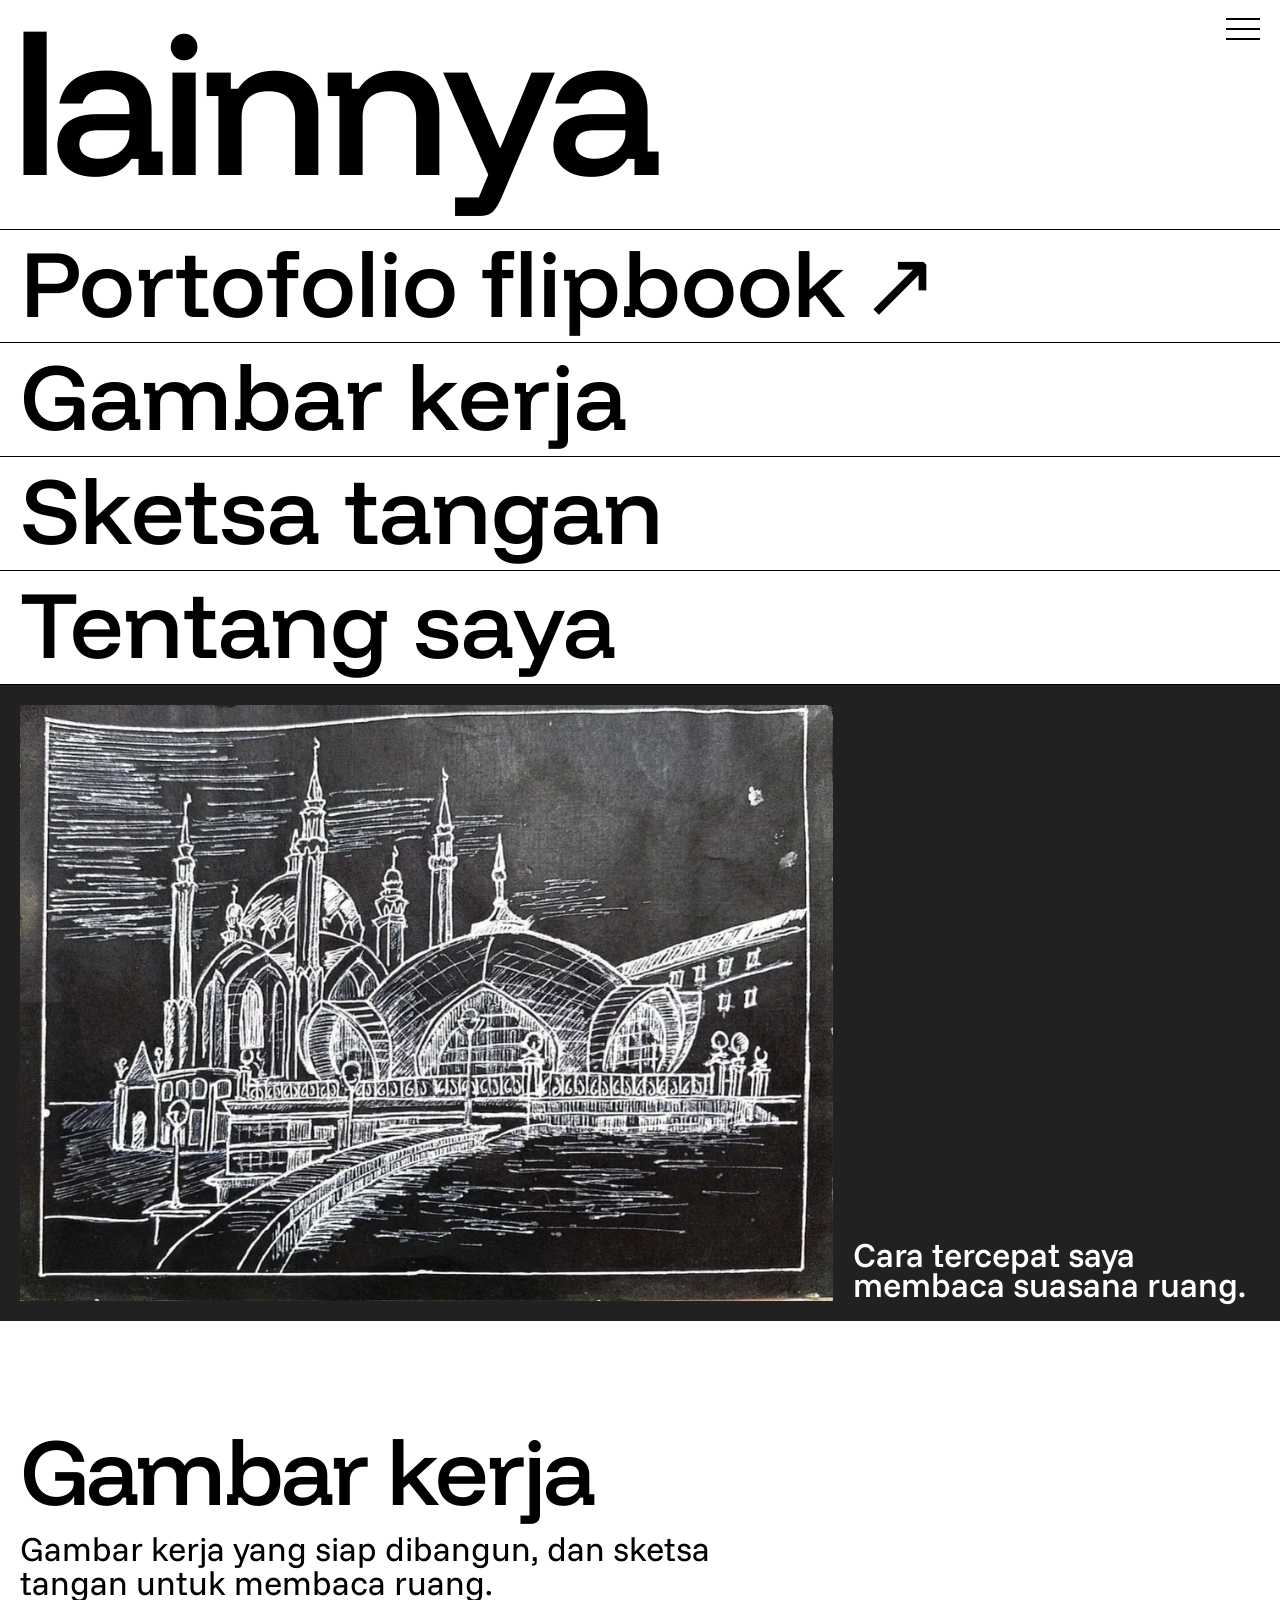
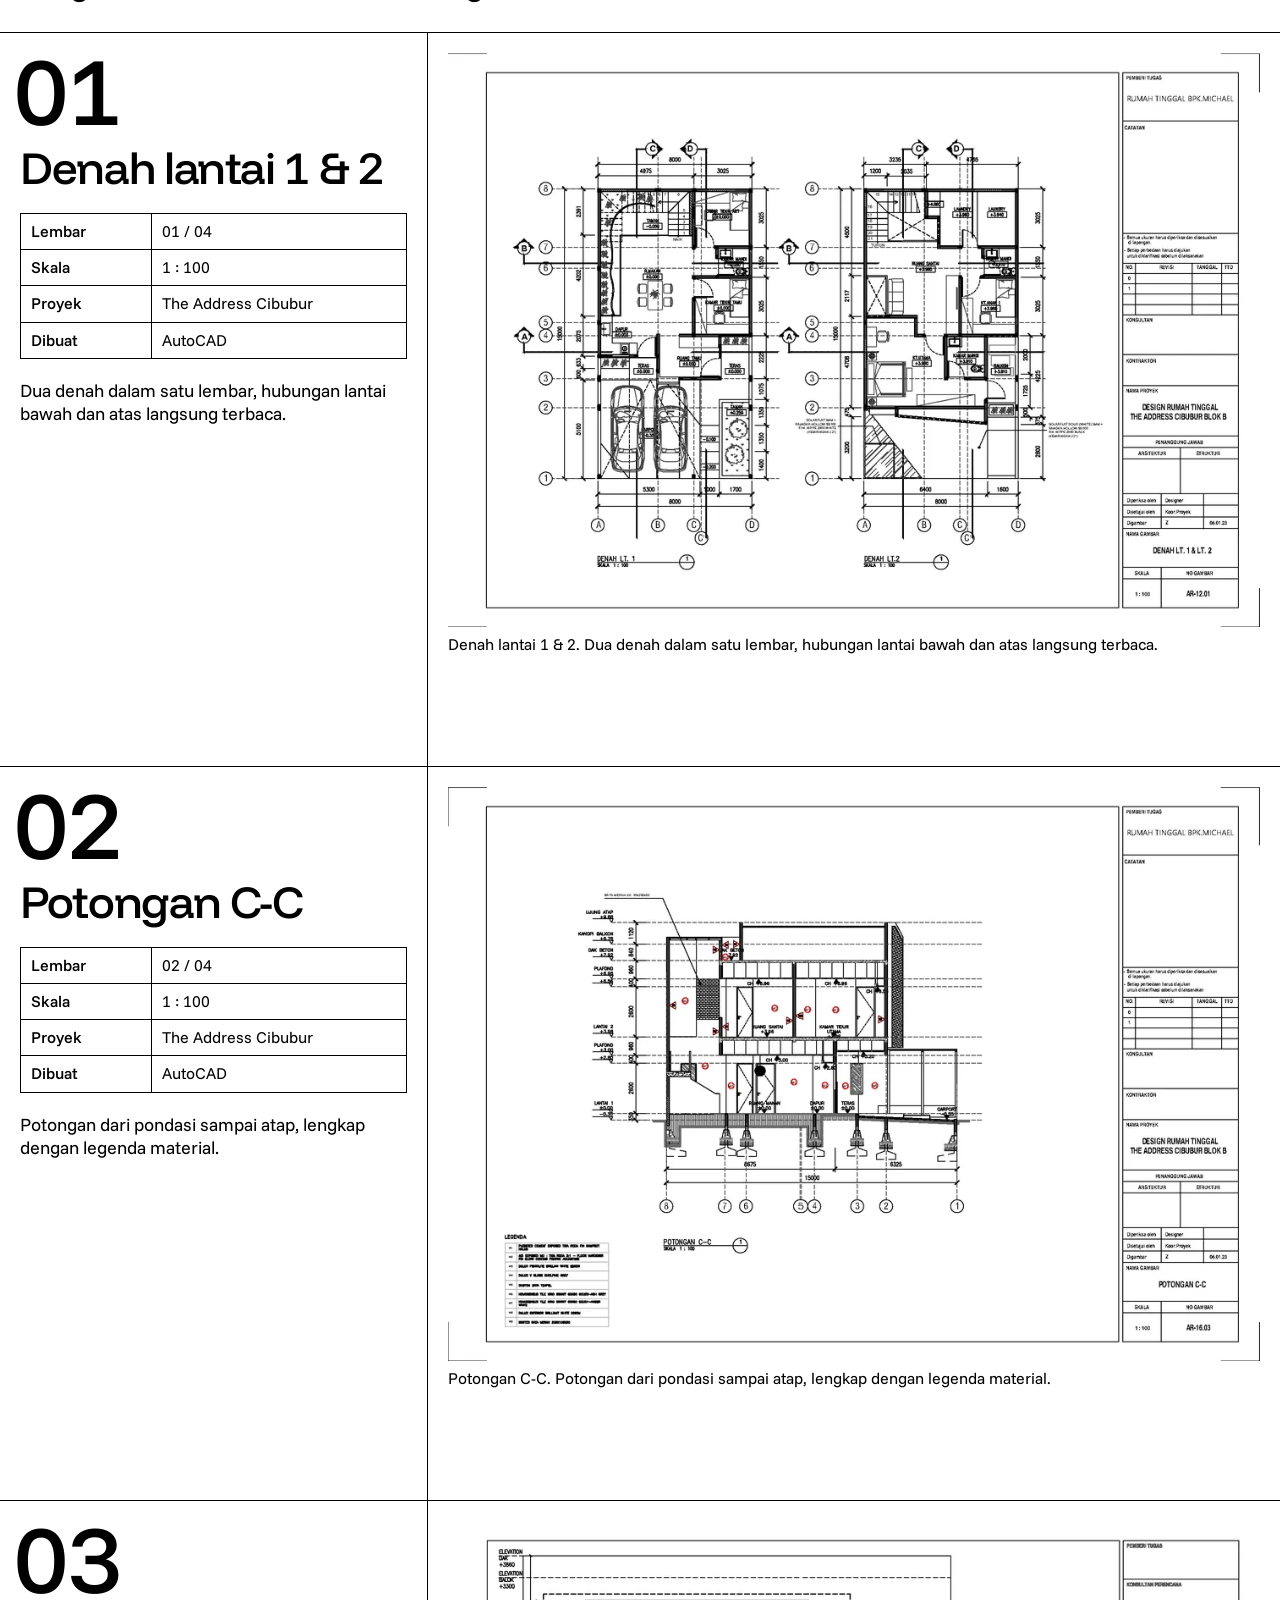
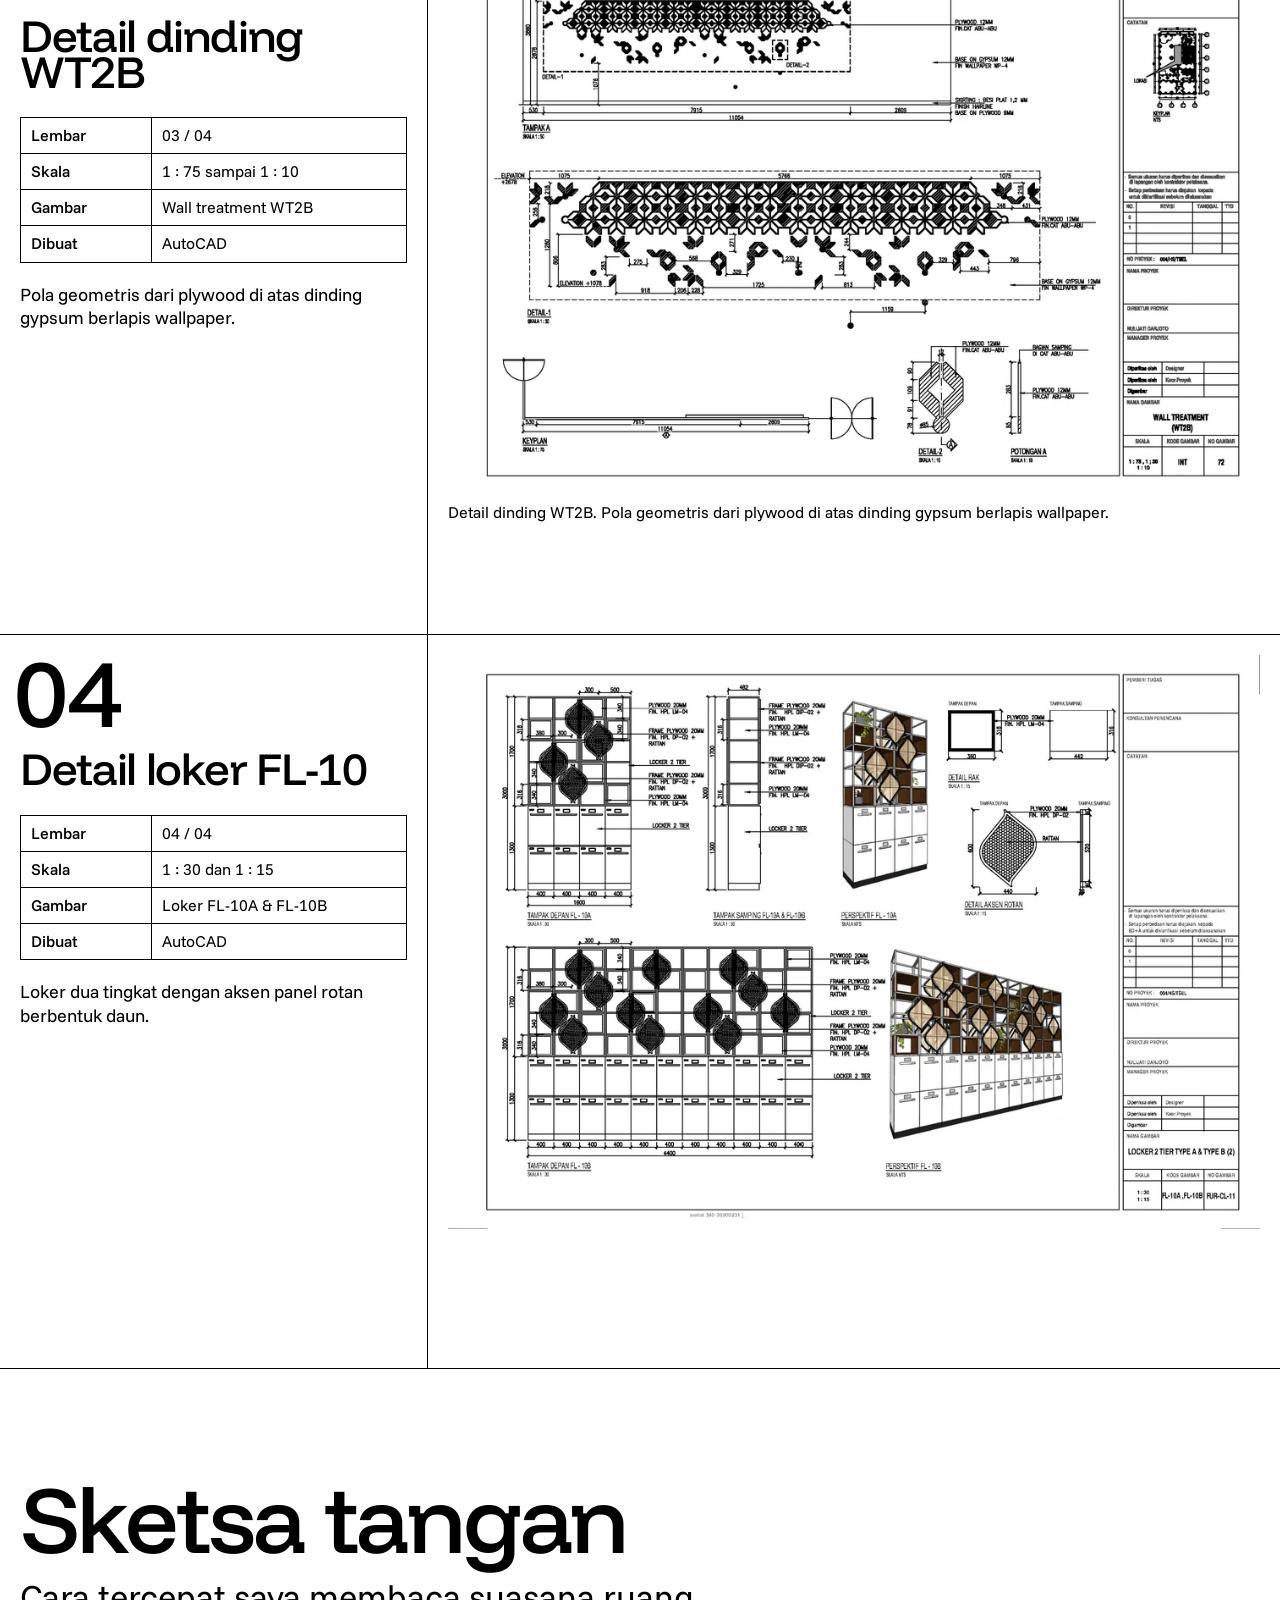
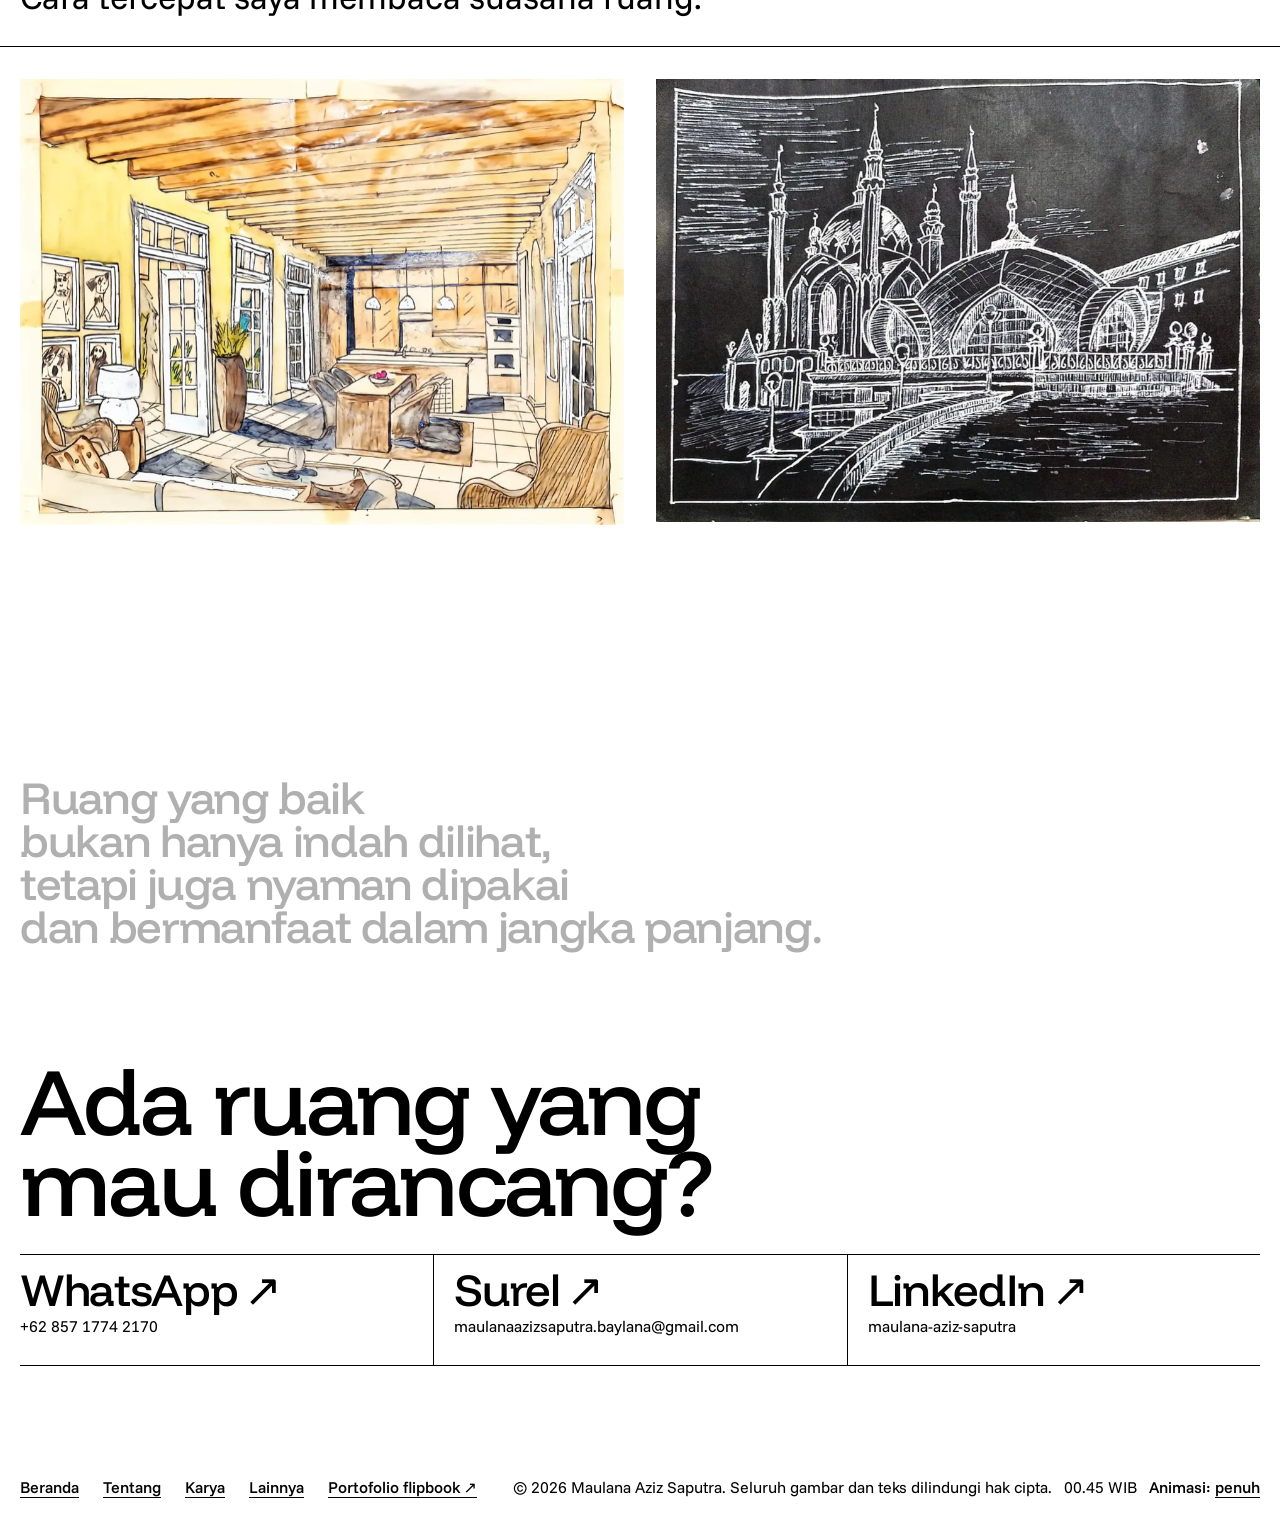
<file: docs/lainnya/index.html>
<!doctype html>
<html lang="id">
<head>
<meta charset="utf-8">
<meta name="viewport" content="width=device-width, initial-scale=1">
<title>Gambar kerja &amp; sketsa tangan | lanaspace</title>
<meta name="description" content="Gambar kerja AutoCAD (denah, potongan, detail dinding, dan detail loker) serta sketsa tangan karya Maulana Aziz Saputra.">
<meta name="author" content="Maulana Aziz Saputra">
<link rel="canonical" href="https://maulanaazizsaputra.github.io/lanaspace/lainnya/">
<meta property="og:site_name" content="lanaspace">
<meta property="og:locale" content="id_ID">
<meta property="og:type" content="website">
<meta property="og:title" content="Gambar kerja &amp; sketsa tangan | lanaspace">
<meta property="og:description" content="Gambar kerja AutoCAD (denah, potongan, detail dinding, dan detail loker) serta sketsa tangan karya Maulana Aziz Saputra.">
<meta property="og:url" content="https://maulanaazizsaputra.github.io/lanaspace/lainnya/">
<meta property="og:image" content="https://maulanaazizsaputra.github.io/lanaspace/assets/og/gambar-kerja.jpg">
<meta property="og:image:width" content="1200">
<meta property="og:image:height" content="630">
<meta name="twitter:card" content="summary_large_image">
<meta name="theme-color" content="#ffffff">
<meta name="lana-visitors" content="https://lanaspace-ad38a-default-rtdb.asia-southeast1.firebasedatabase.app">
<link rel="preconnect" href="https://lanaspace-ad38a-default-rtdb.asia-southeast1.firebasedatabase.app" crossorigin>
<link rel="icon" href="../favicon.svg" type="image/svg+xml">
<link rel="apple-touch-icon" href="../apple-touch-icon.png">
<link rel="preconnect" href="https://fonts.googleapis.com">
<link rel="preconnect" href="https://fonts.gstatic.com" crossorigin>
<link rel="stylesheet" href="https://fonts.googleapis.com/css2?family=Funnel+Display:wght@500&amp;family=Funnel+Sans:wght@400;500&amp;display=swap">
<link rel="stylesheet" href="../assets/css/style.css?v=22097457">
<script>(function(d,w){var h=d.documentElement,done=function(){h.classList.remove('fonts-wait')},m;
try{m=w.localStorage.getItem('lana-animasi-v2')}catch(_){}
if(m!=='hemat')m='penuh';
h.classList.add('js','fonts-wait',m==='penuh'?'motion-full':'motion-gentle');
if(d.fonts&&d.fonts.load){Promise.all([d.fonts.load('500 1em "Funnel Display"'),d.fonts.load('400 1em "Funnel Sans"'),d.fonts.load('500 1em "Funnel Sans"')]).then(done,done);setTimeout(done,2500)}else{done()}
w.addEventListener('pagereveal',function(e){if(!e.viewTransition)return;try{var p=JSON.parse(sessionStorage.getItem('lana-vt'));
if(p&&Date.now()-p.t<5000){var W=w.innerWidth,H=w.innerHeight;h.style.setProperty('--vt-x',p.x+'px');h.style.setProperty('--vt-y',p.y+'px');
h.style.setProperty('--vt-r',Math.ceil(Math.hypot(Math.max(p.x,W-p.x),Math.max(p.y,H-p.y)))+'px')}}catch(_){}})})(document,window);</script>
<script src="../assets/js/main.js?v=2ef345cf" defer></script>
<script type="application/ld+json">{"@context":"https://schema.org","@graph":[{"@type":"CollectionPage","name":"Gambar kerja & sketsa tangan","description":"Gambar kerja AutoCAD (denah, potongan, detail dinding, dan detail loker) serta sketsa tangan karya Maulana Aziz Saputra.","inLanguage":"id","url":"https://maulanaazizsaputra.github.io/lanaspace/lainnya/","author":{"@id":"https://maulanaazizsaputra.github.io/lanaspace/#orang"}},{"@type":"BreadcrumbList","itemListElement":[{"@type":"ListItem","position":1,"name":"Beranda","item":"https://maulanaazizsaputra.github.io/lanaspace/"},{"@type":"ListItem","position":2,"name":"Lainnya","item":"https://maulanaazizsaputra.github.io/lanaspace/lainnya/"}]}]}</script>
</head>
<body class="page-more">
<a class="skip" href="#isi">Langsung ke isi</a>
<a class="menu-toggle" href="../" data-menu-open aria-label="Buka menu"><span></span><span></span><span></span></a>
<template id="menu-template"><div class="menu-stage">
  <img class="menu-stage__bg" data-menu-bg data-index="0" data-bgs='[{"src":"../assets/img/paragon/gerbang-organik-1600.webp","srcset":"../assets/img/paragon/gerbang-organik-480.webp 480w, ../assets/img/paragon/gerbang-organik-960.webp 960w, ../assets/img/paragon/gerbang-organik-1600.webp 1600w, ../assets/img/paragon/gerbang-organik-2400.webp 2400w","label":"Paragon. Gerbang organik menuju area pajang","href":"../karya/paragon/"},{"src":"../assets/img/taman-medyra/gerbang-1600.webp","srcset":"../assets/img/taman-medyra/gerbang-480.webp 480w, ../assets/img/taman-medyra/gerbang-960.webp 960w, ../assets/img/taman-medyra/gerbang-1600.webp 1600w, ../assets/img/taman-medyra/gerbang-2400.webp 2400w","label":"Taman Medyra. Satu-satunya gerbang ada di sisi timur. Render tahap awal","href":"../karya/taman-medyra/"},{"src":"../assets/img/paragon/area-pandang-1600.webp","srcset":"../assets/img/paragon/area-pandang-480.webp 480w, ../assets/img/paragon/area-pandang-960.webp 960w, ../assets/img/paragon/area-pandang-1600.webp 1600w, ../assets/img/paragon/area-pandang-2400.webp 2400w","label":"Paragon. Area pandang, koridor yang menghadap lantai produksi","href":"../karya/paragon/"},{"src":"../assets/img/hong-hua-interior/selasar-1600.webp","srcset":"../assets/img/hong-hua-interior/selasar-480.webp 480w, ../assets/img/hong-hua-interior/selasar-960.webp 960w, ../assets/img/hong-hua-interior/selasar-1600.webp 1600w, ../assets/img/hong-hua-interior/selasar-1921.webp 1921w","label":"Hong Hua Mandarin: Interior. Selasar lantai 2","href":"../karya/hong-hua-interior/"}]' sizes="100vw" alt="">
  <button type="button" class="menu-stage__close" data-menu-close>Tutup</button>
  <nav class="menu-sheet" aria-label="Menu utama">
  <a class="mcol mcol--about" href="../tentang/" data-cursor="buka">
    <span class="mcol__head mcol__head--brand display-type" translate="no"><span class="sr-only">lanaspace</span><span class="split" aria-hidden="true"><span class="w"><span class="ch" style="--i:0">l</span><span class="ch" style="--i:1">a</span><span class="ch" style="--i:2">n</span><span class="ch" style="--i:3">a</span><span class="ch" style="--i:4">s</span><span class="ch" style="--i:5">p</span><span class="ch" style="--i:6">a</span><span class="ch" style="--i:7">c</span><span class="ch" style="--i:8">e</span></span></span><span class="sr-only">: tentang Maulana Aziz Saputra</span></span>
    <span class="mcol__arrow" aria-hidden="true">→</span>
    <span class="mcol__preview mabout" aria-hidden="true">
      <span class="mintro"><span class="mintro__name">Maulana Aziz Saputra</span><span>Arsitektur</span><span>Desain interior</span></span>
      <span class="portrait mportrait"><span class="rings" aria-hidden="true"><svg class="rings__layer" viewBox="-100 -100 200 200" style="--k:0" focusable="false"><circle r="2.5"/><circle r="5.0"/><circle r="7.5"/><circle r="10.0"/><circle r="12.5"/><circle r="15.0"/><circle r="17.5"/></svg><svg class="rings__layer" viewBox="-100 -100 200 200" style="--k:1" focusable="false"><circle r="20.0"/><circle r="22.5"/><circle r="25.0"/><circle r="27.5"/><circle r="30.0"/><circle r="32.5"/><circle r="35.0"/></svg><svg class="rings__layer" viewBox="-100 -100 200 200" style="--k:2" focusable="false"><circle r="37.5"/><circle r="40.0"/><circle r="42.5"/><circle r="45.0"/><circle r="47.5"/><circle r="50.0"/><circle r="52.5"/></svg><svg class="rings__layer" viewBox="-100 -100 200 200" style="--k:3" focusable="false"><circle r="55.0"/><circle r="57.5"/><circle r="60.0"/><circle r="62.5"/><circle r="65.0"/><circle r="67.5"/><circle r="70.0"/></svg><svg class="rings__layer" viewBox="-100 -100 200 200" style="--k:4" focusable="false"><circle r="72.5"/><circle r="75.0"/><circle r="77.5"/><circle r="80.0"/><circle r="82.5"/><circle r="85.0"/><circle r="87.5"/></svg><svg class="rings__layer" viewBox="-100 -100 200 200" style="--k:5" focusable="false"><circle r="90.0"/><circle r="92.5"/><circle r="95.0"/><circle r="97.5"/><circle r="100.0"/></svg></span><img class="portrait__img" src="../assets/img/profil/potret-960.webp" srcset="../assets/img/profil/potret-480.webp 480w, ../assets/img/profil/potret-960.webp 960w" sizes="(min-width: 1024px) 30vw, 60vw" width="1080" height="1916" alt="" decoding="async"></span>
      <span class="mcontact"><span class="mcontact__group"><span class="mcontact__label">Kontak</span><span class="mcontact__value"><span class="nowrap">maulanaazizsaputra.baylana@gmail.com</span><br>+62 857 1774 2170</span></span><span class="mcontact__group"><span class="mcontact__label">Terhubung</span><span class="mcontact__value">LinkedIn</span></span><span class="mcontact__group" data-clock-group hidden><span class="mcontact__label">Waktu setempat</span><span class="mcontact__value" data-clock></span></span><span class="mcontact__group" data-visitors hidden><span class="mcontact__label">Pengunjung</span><span class="mcontact__value visitors"><span class="visitors__dot" aria-hidden="true"></span><span class="visitors__num" data-visitors-online>1</span> sedang melihat · <span class="visitors__num" data-visitors-total>0</span> total</span></span></span>
    </span>
  </a>
  <a class="mcol mcol--works" href="../karya/" data-cursor="buka">
    <span class="mcol__head display-type"><span class="sr-only">Karya</span><span class="split" aria-hidden="true"><span class="w"><span class="ch" style="--i:0">K</span><span class="ch" style="--i:1">a</span><span class="ch" style="--i:2">r</span><span class="ch" style="--i:3">y</span><span class="ch" style="--i:4">a</span></span></span><span class="sr-only">: 8 proyek</span></span>
    <span class="mcol__arrow" aria-hidden="true">→</span>
    <span class="mcol__preview mworks" aria-hidden="true"><span class="mworks__track"><span class="mworks__set"><span class="mtile"><img class="pic" src="../assets/img/pinakular-house/sampul-724.webp" srcset="../assets/img/pinakular-house/sampul-480.webp 480w, ../assets/img/pinakular-house/sampul-724.webp 724w" sizes="(min-width: 1024px) 14vw, 40vw" width="724" height="905" alt="" decoding="async"><span class="mtile__cap">Pinakular House</span></span><span class="mtile"><img class="pic" src="../assets/img/tp-house/sampul-754.webp" srcset="../assets/img/tp-house/sampul-480.webp 480w, ../assets/img/tp-house/sampul-754.webp 754w" sizes="(min-width: 1024px) 14vw, 40vw" width="754" height="833" alt="" decoding="async"><span class="mtile__cap">TP House</span></span><span class="mtile"><img class="pic" src="../assets/img/como-house/sampul-960.webp" srcset="../assets/img/como-house/sampul-480.webp 480w, ../assets/img/como-house/sampul-960.webp 960w" sizes="(min-width: 1024px) 14vw, 40vw" width="1013" height="1142" alt="" decoding="async"><span class="mtile__cap">Como House</span></span><span class="mtile"><img class="pic" src="../assets/img/taman-medyra/sampul-960.webp" srcset="../assets/img/taman-medyra/sampul-480.webp 480w, ../assets/img/taman-medyra/sampul-960.webp 960w, ../assets/img/taman-medyra/sampul-1280.webp 1280w" sizes="(min-width: 1024px) 14vw, 40vw" width="1280" height="720" alt="" decoding="async"><span class="mtile__cap">Taman Medyra</span></span><span class="mtile"><img class="pic" src="../assets/img/hong-hua-arsitektur/sampul-960.webp" srcset="../assets/img/hong-hua-arsitektur/sampul-480.webp 480w, ../assets/img/hong-hua-arsitektur/sampul-960.webp 960w, ../assets/img/hong-hua-arsitektur/sampul-1600.webp 1600w" sizes="(min-width: 1024px) 14vw, 40vw" width="1774" height="1495" alt="" decoding="async"><span class="mtile__cap">Hong Hua Mandarin: Arsitektur</span></span><span class="mtile"><img class="pic" src="../assets/img/bank-mandiri-syariah/sampul-746.webp" srcset="../assets/img/bank-mandiri-syariah/sampul-480.webp 480w, ../assets/img/bank-mandiri-syariah/sampul-746.webp 746w" sizes="(min-width: 1024px) 14vw, 40vw" width="746" height="497" alt="" decoding="async"><span class="mtile__cap">Bank Mandiri Syariah</span></span><span class="mtile"><img class="pic" src="../assets/img/hong-hua-interior/sampul-865.webp" srcset="../assets/img/hong-hua-interior/sampul-480.webp 480w, ../assets/img/hong-hua-interior/sampul-865.webp 865w" sizes="(min-width: 1024px) 14vw, 40vw" width="865" height="1081" alt="" decoding="async"><span class="mtile__cap">Hong Hua Mandarin: Interior</span></span><span class="mtile"><img class="pic" src="../assets/img/paragon/sampul-960.webp" srcset="../assets/img/paragon/sampul-480.webp 480w, ../assets/img/paragon/sampul-960.webp 960w" sizes="(min-width: 1024px) 14vw, 40vw" width="979" height="1305" alt="" decoding="async"><span class="mtile__cap">Paragon</span></span></span><span class="mworks__set"><span class="mtile"><img class="pic" src="../assets/img/pinakular-house/sampul-724.webp" srcset="../assets/img/pinakular-house/sampul-480.webp 480w, ../assets/img/pinakular-house/sampul-724.webp 724w" sizes="(min-width: 1024px) 14vw, 40vw" width="724" height="905" alt="" decoding="async"><span class="mtile__cap">Pinakular House</span></span><span class="mtile"><img class="pic" src="../assets/img/tp-house/sampul-754.webp" srcset="../assets/img/tp-house/sampul-480.webp 480w, ../assets/img/tp-house/sampul-754.webp 754w" sizes="(min-width: 1024px) 14vw, 40vw" width="754" height="833" alt="" decoding="async"><span class="mtile__cap">TP House</span></span><span class="mtile"><img class="pic" src="../assets/img/como-house/sampul-960.webp" srcset="../assets/img/como-house/sampul-480.webp 480w, ../assets/img/como-house/sampul-960.webp 960w" sizes="(min-width: 1024px) 14vw, 40vw" width="1013" height="1142" alt="" decoding="async"><span class="mtile__cap">Como House</span></span><span class="mtile"><img class="pic" src="../assets/img/taman-medyra/sampul-960.webp" srcset="../assets/img/taman-medyra/sampul-480.webp 480w, ../assets/img/taman-medyra/sampul-960.webp 960w, ../assets/img/taman-medyra/sampul-1280.webp 1280w" sizes="(min-width: 1024px) 14vw, 40vw" width="1280" height="720" alt="" decoding="async"><span class="mtile__cap">Taman Medyra</span></span><span class="mtile"><img class="pic" src="../assets/img/hong-hua-arsitektur/sampul-960.webp" srcset="../assets/img/hong-hua-arsitektur/sampul-480.webp 480w, ../assets/img/hong-hua-arsitektur/sampul-960.webp 960w, ../assets/img/hong-hua-arsitektur/sampul-1600.webp 1600w" sizes="(min-width: 1024px) 14vw, 40vw" width="1774" height="1495" alt="" decoding="async"><span class="mtile__cap">Hong Hua Mandarin: Arsitektur</span></span><span class="mtile"><img class="pic" src="../assets/img/bank-mandiri-syariah/sampul-746.webp" srcset="../assets/img/bank-mandiri-syariah/sampul-480.webp 480w, ../assets/img/bank-mandiri-syariah/sampul-746.webp 746w" sizes="(min-width: 1024px) 14vw, 40vw" width="746" height="497" alt="" decoding="async"><span class="mtile__cap">Bank Mandiri Syariah</span></span><span class="mtile"><img class="pic" src="../assets/img/hong-hua-interior/sampul-865.webp" srcset="../assets/img/hong-hua-interior/sampul-480.webp 480w, ../assets/img/hong-hua-interior/sampul-865.webp 865w" sizes="(min-width: 1024px) 14vw, 40vw" width="865" height="1081" alt="" decoding="async"><span class="mtile__cap">Hong Hua Mandarin: Interior</span></span><span class="mtile"><img class="pic" src="../assets/img/paragon/sampul-960.webp" srcset="../assets/img/paragon/sampul-480.webp 480w, ../assets/img/paragon/sampul-960.webp 960w" sizes="(min-width: 1024px) 14vw, 40vw" width="979" height="1305" alt="" decoding="async"><span class="mtile__cap">Paragon</span></span></span></span></span>
  </a>
  <a class="mcol mcol--more" href="../lainnya/" data-cursor="buka">
    <span class="mcol__head display-type"><span class="sr-only">Lainnya</span><span class="split" aria-hidden="true"><span class="w"><span class="ch" style="--i:0">L</span><span class="ch" style="--i:1">a</span><span class="ch" style="--i:2">i</span><span class="ch" style="--i:3">n</span><span class="ch" style="--i:4">n</span><span class="ch" style="--i:5">y</span><span class="ch" style="--i:6">a</span></span></span><span class="sr-only">: gambar kerja dan sketsa tangan</span></span>
    <span class="mcol__arrow" aria-hidden="true">→</span>
    <span class="mcol__preview mmore" aria-hidden="true">
      <span class="mmore__panel"><img class="pic" src="../assets/img/sketsa/panel-751.webp" srcset="../assets/img/sketsa/panel-480.webp 480w, ../assets/img/sketsa/panel-751.webp 751w" sizes="(min-width: 1024px) 22vw, 70vw" width="751" height="939" alt="" decoding="async"></span>
      <span class="mmore__text">Cara tercepat saya membaca suasana ruang.</span>
    </span>
  </a>
</nav>
  <a class="menu-stage__cap" href="../karya/paragon/" data-menu-cap><span class="menu-stage__cap-label">Foto latar</span> <span data-cap-text>Paragon. Gerbang organik menuju area pajang</span></a>
  <button type="button" class="motion-toggle" data-motion-toggle hidden>Animasi: <span class="motion-toggle__state">penuh</span></button>
</div></template>
<main id="isi">
  <h1 class="page-title display-type"><span class="sr-only">Lainnya</span><span class="split" aria-hidden="true"><span class="w"><span class="ch" style="--i:0">L</span><span class="ch" style="--i:1">a</span><span class="ch" style="--i:2">i</span><span class="ch" style="--i:3">n</span><span class="ch" style="--i:4">n</span><span class="ch" style="--i:5">y</span><span class="ch" style="--i:6">a</span></span></span></h1>
  <ul class="biglist">
    <li data-reveal><a class="biglist__link inv display-type" href="https://heyzine.com/flip-book/c3bf3d2d7f.html" target="_blank" rel="noopener">Portofolio flipbook<span class="ext" aria-hidden="true">↗</span><span class="sr-only"> (membuka tab baru)</span></a></li>
    <li data-reveal><a class="biglist__link inv display-type" href="#gambar-kerja" data-preview="../assets/img/gambar-kerja/01-denah-480.webp">Gambar kerja</a></li>
    <li data-reveal><a class="biglist__link inv display-type" href="#sketsa" data-preview="../assets/img/sketsa/ruang-makan-480.webp">Sketsa tangan</a></li>
    <li data-reveal><a class="biglist__link inv display-type" href="../tentang/" data-preview="../assets/img/profil/potret-480.webp">Tentang saya</a></li>
  </ul>
  <div class="dark-band">
    <a class="fig__zoom dark-band__media" href="../assets/img/sketsa/masjid-1281.webp" data-zoom data-caption="Sketsa Blue Mosque, Turki, dengan metode komposisi garis" data-cursor="perbesar"><img class="pic" src="../assets/img/sketsa/masjid-960.webp" srcset="../assets/img/sketsa/masjid-480.webp 480w, ../assets/img/sketsa/masjid-960.webp 960w, ../assets/img/sketsa/masjid-1281.webp 1281w" sizes="(min-width: 1100px) 60vw, 100vw" width="1281" height="939" alt="Sketsa tangan: Sketsa Blue Mosque, Turki, dengan metode komposisi garis" loading="lazy" decoding="async"></a>
    <p class="dark-band__text" data-reveal>Cara tercepat saya membaca suasana ruang.</p>
  </div>
  <section id="gambar-kerja" aria-labelledby="h-gambar-kerja">
    <header class="section-head">
      <h2 class="heading display-type" id="h-gambar-kerja" data-reveal>Gambar kerja</h2>
      <p class="lede" data-reveal>Gambar kerja yang siap dibangun, dan sketsa tangan untuk membaca ruang.</p>
    </header>
<section class="row" id="lembar-01" aria-labelledby="h-lembar-01">
  <div class="row__head"><div class="row__sticky">
    <p class="sheet-no display-type" aria-hidden="true" data-reveal>01</p>
    <h3 class="heading-sm display-type" id="h-lembar-01" data-reveal>Denah lantai 1 &amp; 2</h3>
    <dl data-reveal class="titleblock"><div><dt>Lembar</dt><dd>01 / 04</dd></div><div><dt>Skala</dt><dd>1&nbsp;:&nbsp;100</dd></div><div><dt>Proyek</dt><dd>The Address Cibubur</dd></div><div><dt>Dibuat</dt><dd>AutoCAD</dd></div></dl>
    <p data-reveal>Dua denah dalam satu lembar, hubungan lantai bawah dan atas langsung terbaca.</p>
  </div></div>
  <div class="row__body"><div class="figs"><figure class="fig fig--2">
  <a class="fig__zoom" href="../assets/img/gambar-kerja/01-denah-1988.webp" data-zoom data-caption="Denah lantai 1 &amp; 2. Dua denah dalam satu lembar, hubungan lantai bawah dan atas langsung terbaca." data-cursor="perbesar" data-reveal="plot"><span class="pic-mask"><img class="pic" src="../assets/img/gambar-kerja/01-denah-960.webp" srcset="../assets/img/gambar-kerja/01-denah-480.webp 480w, ../assets/img/gambar-kerja/01-denah-960.webp 960w, ../assets/img/gambar-kerja/01-denah-1600.webp 1600w, ../assets/img/gambar-kerja/01-denah-1988.webp 1988w" sizes="(min-width: 1100px) calc(66.6vw - 41px), calc(100vw - 40px)" width="1988" height="1403" alt="Gambar kerja: Denah lantai 1 &amp; 2. Dua denah dalam satu lembar, hubungan lantai bawah dan atas langsung terbaca." loading="lazy" decoding="async"></span></a>
  <figcaption data-reveal>Denah lantai 1 &amp; 2. Dua denah dalam satu lembar, hubungan lantai bawah dan atas langsung terbaca.</figcaption>
</figure></div></div>
</section>
<section class="row" id="lembar-02" aria-labelledby="h-lembar-02">
  <div class="row__head"><div class="row__sticky">
    <p class="sheet-no display-type" aria-hidden="true" data-reveal>02</p>
    <h3 class="heading-sm display-type" id="h-lembar-02" data-reveal>Potongan C-C</h3>
    <dl data-reveal class="titleblock"><div><dt>Lembar</dt><dd>02 / 04</dd></div><div><dt>Skala</dt><dd>1&nbsp;:&nbsp;100</dd></div><div><dt>Proyek</dt><dd>The Address Cibubur</dd></div><div><dt>Dibuat</dt><dd>AutoCAD</dd></div></dl>
    <p data-reveal>Potongan dari pondasi sampai atap, lengkap dengan legenda material.</p>
  </div></div>
  <div class="row__body"><div class="figs"><figure class="fig fig--2">
  <a class="fig__zoom" href="../assets/img/gambar-kerja/02-potongan-1988.webp" data-zoom data-caption="Potongan C-C. Potongan dari pondasi sampai atap, lengkap dengan legenda material." data-cursor="perbesar" data-reveal="plot"><span class="pic-mask"><img class="pic" src="../assets/img/gambar-kerja/02-potongan-960.webp" srcset="../assets/img/gambar-kerja/02-potongan-480.webp 480w, ../assets/img/gambar-kerja/02-potongan-960.webp 960w, ../assets/img/gambar-kerja/02-potongan-1600.webp 1600w, ../assets/img/gambar-kerja/02-potongan-1988.webp 1988w" sizes="(min-width: 1100px) calc(66.6vw - 41px), calc(100vw - 40px)" width="1988" height="1403" alt="Gambar kerja: Potongan C-C. Potongan dari pondasi sampai atap, lengkap dengan legenda material." loading="lazy" decoding="async"></span></a>
  <figcaption data-reveal>Potongan C-C. Potongan dari pondasi sampai atap, lengkap dengan legenda material.</figcaption>
</figure></div></div>
</section>
<section class="row" id="lembar-03" aria-labelledby="h-lembar-03">
  <div class="row__head"><div class="row__sticky">
    <p class="sheet-no display-type" aria-hidden="true" data-reveal>03</p>
    <h3 class="heading-sm display-type" id="h-lembar-03" data-reveal>Detail dinding WT2B</h3>
    <dl data-reveal class="titleblock"><div><dt>Lembar</dt><dd>03 / 04</dd></div><div><dt>Skala</dt><dd>1&nbsp;:&nbsp;75 sampai 1&nbsp;:&nbsp;10</dd></div><div><dt>Gambar</dt><dd>Wall treatment WT2B</dd></div><div><dt>Dibuat</dt><dd>AutoCAD</dd></div></dl>
    <p data-reveal>Pola geometris dari plywood di atas dinding gypsum berlapis wallpaper.</p>
  </div></div>
  <div class="row__body"><div class="figs"><figure class="fig fig--2">
  <a class="fig__zoom" href="../assets/img/gambar-kerja/03-detail-dinding-1988.webp" data-zoom data-caption="Detail dinding WT2B. Pola geometris dari plywood di atas dinding gypsum berlapis wallpaper." data-cursor="perbesar" data-reveal="plot"><span class="pic-mask"><img class="pic" src="../assets/img/gambar-kerja/03-detail-dinding-960.webp" srcset="../assets/img/gambar-kerja/03-detail-dinding-480.webp 480w, ../assets/img/gambar-kerja/03-detail-dinding-960.webp 960w, ../assets/img/gambar-kerja/03-detail-dinding-1600.webp 1600w, ../assets/img/gambar-kerja/03-detail-dinding-1988.webp 1988w" sizes="(min-width: 1100px) calc(66.6vw - 41px), calc(100vw - 40px)" width="1988" height="1403" alt="Gambar kerja: Detail dinding WT2B. Pola geometris dari plywood di atas dinding gypsum berlapis wallpaper." loading="lazy" decoding="async"></span></a>
  <figcaption data-reveal>Detail dinding WT2B. Pola geometris dari plywood di atas dinding gypsum berlapis wallpaper.</figcaption>
</figure></div></div>
</section>
<section class="row" id="lembar-04" aria-labelledby="h-lembar-04">
  <div class="row__head"><div class="row__sticky">
    <p class="sheet-no display-type" aria-hidden="true" data-reveal>04</p>
    <h3 class="heading-sm display-type" id="h-lembar-04" data-reveal>Detail loker FL-10</h3>
    <dl data-reveal class="titleblock"><div><dt>Lembar</dt><dd>04 / 04</dd></div><div><dt>Skala</dt><dd>1&nbsp;:&nbsp;30 dan 1&nbsp;:&nbsp;15</dd></div><div><dt>Gambar</dt><dd>Loker FL-10A &amp; FL-10B</dd></div><div><dt>Dibuat</dt><dd>AutoCAD</dd></div></dl>
    <p data-reveal>Loker dua tingkat dengan aksen panel rotan berbentuk daun.</p>
  </div></div>
  <div class="row__body"><div class="figs"><figure class="fig fig--2">
  <a class="fig__zoom" href="../assets/img/gambar-kerja/04-detail-loker-1988.webp" data-zoom data-caption="Detail loker FL-10. Loker dua tingkat dengan aksen panel rotan berbentuk daun." data-cursor="perbesar" data-reveal="plot"><span class="pic-mask"><img class="pic" src="../assets/img/gambar-kerja/04-detail-loker-960.webp" srcset="../assets/img/gambar-kerja/04-detail-loker-480.webp 480w, ../assets/img/gambar-kerja/04-detail-loker-960.webp 960w, ../assets/img/gambar-kerja/04-detail-loker-1600.webp 1600w, ../assets/img/gambar-kerja/04-detail-loker-1988.webp 1988w" sizes="(min-width: 1100px) calc(66.6vw - 41px), calc(100vw - 40px)" width="1988" height="1403" alt="Gambar kerja: Detail loker FL-10. Loker dua tingkat dengan aksen panel rotan berbentuk daun." loading="lazy" decoding="async"></span></a>
  <figcaption data-reveal>Detail loker FL-10. Loker dua tingkat dengan aksen panel rotan berbentuk daun.</figcaption>
</figure></div></div>
</section>
  </section>
  <section id="sketsa" aria-labelledby="h-sketsa">
    <header class="section-head">
      <h2 class="heading display-type" id="h-sketsa" data-reveal>Sketsa tangan</h2>
      <p class="lede" data-reveal>Cara tercepat saya membaca suasana ruang.</p>
    </header>
    <div class="sketches figs"><figure class="fig">
  <a class="fig__zoom" href="../assets/img/sketsa/ruang-makan-1281.webp" data-zoom data-caption="Sketsa interior ruang makan, tinta dan pewarna di atas kertas" data-cursor="perbesar" data-reveal="iris"><span class="pic-mask"><img class="pic" src="../assets/img/sketsa/ruang-makan-960.webp" srcset="../assets/img/sketsa/ruang-makan-480.webp 480w, ../assets/img/sketsa/ruang-makan-960.webp 960w, ../assets/img/sketsa/ruang-makan-1281.webp 1281w" sizes="(min-width: 700px) calc(50vw - 25px), calc(100vw - 40px)" width="1281" height="945" alt="Sketsa tangan: Sketsa interior ruang makan, tinta dan pewarna di atas kertas" loading="lazy" decoding="async"></span></a>
  <figcaption data-reveal>Sketsa interior ruang makan, tinta dan pewarna di atas kertas</figcaption>
</figure>
<figure class="fig">
  <a class="fig__zoom" href="../assets/img/sketsa/masjid-1281.webp" data-zoom data-caption="Sketsa Blue Mosque, Turki, dengan metode komposisi garis" data-cursor="perbesar" data-reveal="iris"><span class="pic-mask"><img class="pic" src="../assets/img/sketsa/masjid-960.webp" srcset="../assets/img/sketsa/masjid-480.webp 480w, ../assets/img/sketsa/masjid-960.webp 960w, ../assets/img/sketsa/masjid-1281.webp 1281w" sizes="(min-width: 700px) calc(50vw - 25px), calc(100vw - 40px)" width="1281" height="939" alt="Sketsa tangan: Sketsa Blue Mosque, Turki, dengan metode komposisi garis" loading="lazy" decoding="async"></span></a>
  <figcaption data-reveal>Sketsa Blue Mosque, Turki, dengan metode komposisi garis</figcaption>
</figure></div>
  </section>
</main>
<footer class="site-footer">
  <p class="manifesto display-type" data-fill><span class="mline"><span class="mw">Ruang</span> <span class="mw">yang</span> <span class="mw">baik</span></span> <span class="mline"><span class="mw">bukan</span> <span class="mw">hanya</span> <span class="mw">indah</span> <span class="mw">dilihat,</span></span> <span class="mline"><span class="mw">tetapi</span> <span class="mw">juga</span> <span class="mw">nyaman</span> <span class="mw">dipakai</span></span> <span class="mline"><span class="mw">dan</span> <span class="mw">bermanfaat</span> <span class="mw">dalam</span> <span class="mw">jangka</span> <span class="mw">panjang.</span></span></p>
  <section class="cta" aria-labelledby="h-cta">
    <h2 class="cta__title display-type" id="h-cta" data-reveal>Ada ruang yang mau dirancang?</h2>
    <ul class="cta__list"><li data-reveal><a class="cta__link inv" href="https://wa.me/6285717742170" rel="noopener"><span class="cta__name display-type">WhatsApp<span class="cta__arrow" aria-hidden="true">↗</span></span><span class="cta__value">+62 857 1774 2170</span></a></li><li data-reveal><a class="cta__link inv" href="mailto:maulanaazizsaputra.baylana@gmail.com"><span class="cta__name display-type">Surel<span class="cta__arrow" aria-hidden="true">↗</span></span><span class="cta__value"><span class="nowrap">maulanaazizsaputra.baylana@gmail.com</span></span></a></li><li data-reveal><a class="cta__link inv" href="https://www.linkedin.com/in/maulana-aziz-saputra-90984b372" rel="me noopener"><span class="cta__name display-type">LinkedIn<span class="cta__arrow" aria-hidden="true">↗</span></span><span class="cta__value">maulana-aziz-saputra</span></a></li></ul>
  </section>
  <div class="footer-end">
    <nav class="footer-nav" aria-label="Halaman"><a class="link" href="../">Beranda</a><a class="link" href="../tentang/">Tentang</a><a class="link" href="../karya/">Karya</a><a class="link" href="../lainnya/">Lainnya</a><a class="link" href="https://heyzine.com/flip-book/c3bf3d2d7f.html" target="_blank" rel="noopener">Portofolio flipbook<span class="ext" aria-hidden="true">↗</span><span class="sr-only"> (membuka tab baru)</span></a></nav>
    <p class="legal">© 2026 Maulana Aziz Saputra. Seluruh gambar dan teks dilindungi hak cipta.<span class="clock" data-clock hidden></span><span class="visitors" data-visitors hidden><span class="visitors__dot" aria-hidden="true"></span><span class="visitors__num" data-visitors-online>1</span> sedang melihat · <span class="visitors__num" data-visitors-total>0</span> pengunjung</span><button type="button" class="motion-toggle" data-motion-toggle hidden>Animasi: <span class="motion-toggle__state">penuh</span></button></p>
  </div>
</footer>
</body>
</html>
</file>
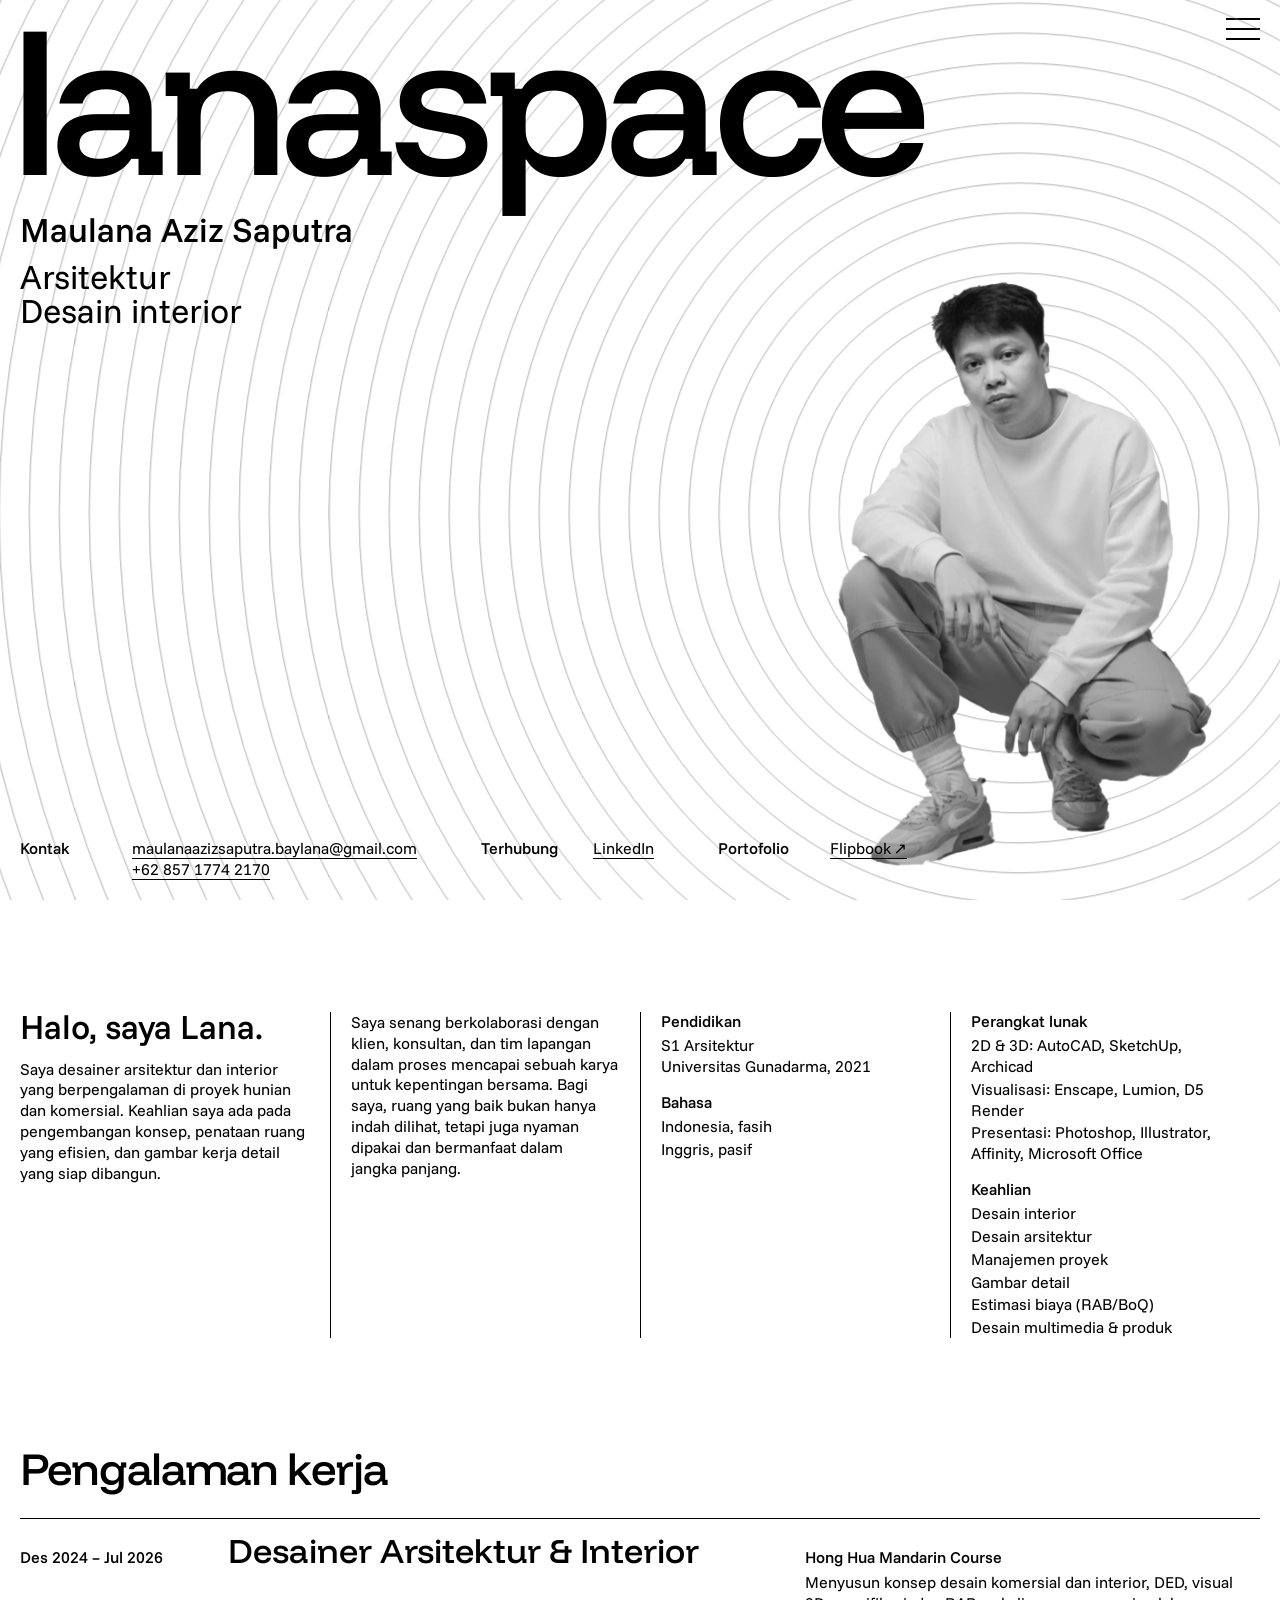
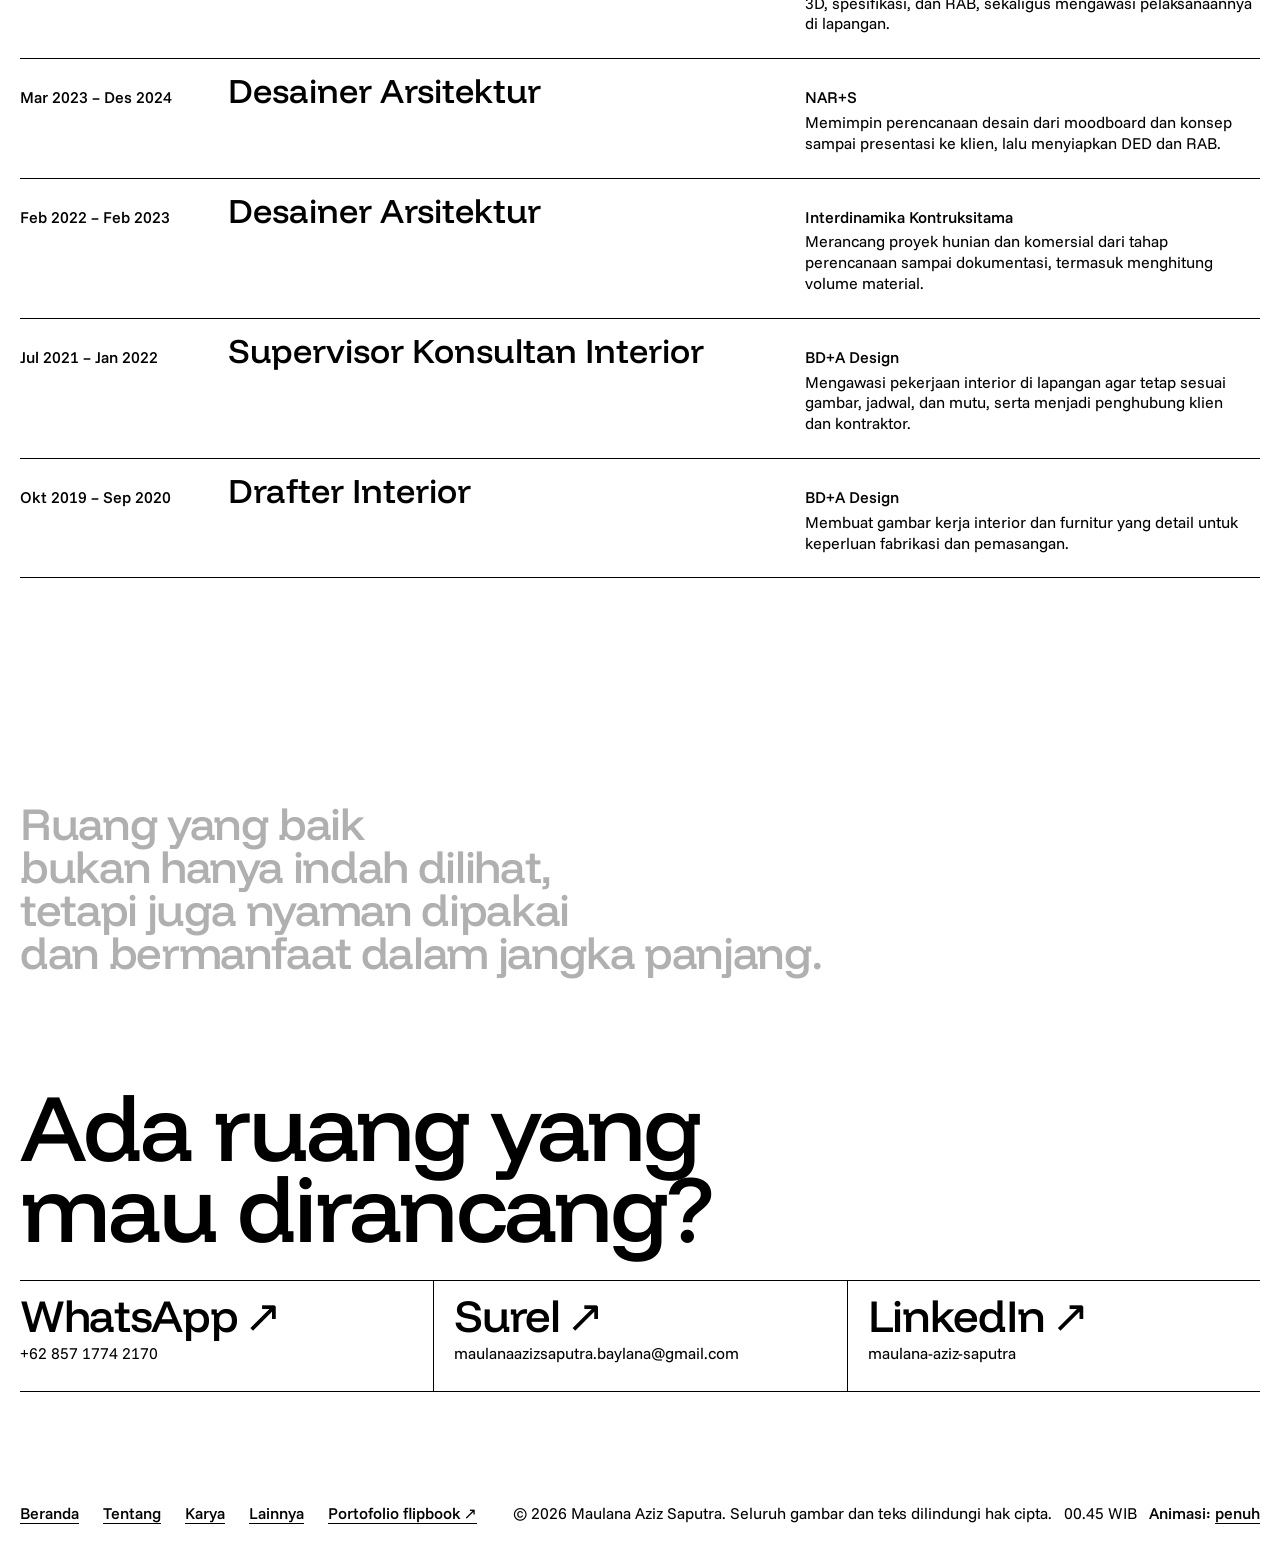
<file: docs/tentang/index.html>
<!doctype html>
<html lang="id">
<head>
<meta charset="utf-8">
<meta name="viewport" content="width=device-width, initial-scale=1">
<title>Tentang Maulana Aziz Saputra | lanaspace</title>
<meta name="description" content="Maulana Aziz Saputra (Lana), desainer arsitektur dan interior lulusan S1 Arsitektur Universitas Gunadarma. Profil, pengalaman, keahlian, dan kontak.">
<meta name="author" content="Maulana Aziz Saputra">
<link rel="canonical" href="https://maulanaazizsaputra.github.io/lanaspace/tentang/">
<meta property="og:site_name" content="lanaspace">
<meta property="og:locale" content="id_ID">
<meta property="og:type" content="profile">
<meta property="og:title" content="Tentang Maulana Aziz Saputra | lanaspace">
<meta property="og:description" content="Maulana Aziz Saputra (Lana), desainer arsitektur dan interior lulusan S1 Arsitektur Universitas Gunadarma. Profil, pengalaman, keahlian, dan kontak.">
<meta property="og:url" content="https://maulanaazizsaputra.github.io/lanaspace/tentang/">
<meta property="og:image" content="https://maulanaazizsaputra.github.io/lanaspace/assets/og/profil.jpg">
<meta property="og:image:width" content="1200">
<meta property="og:image:height" content="630">
<meta name="twitter:card" content="summary_large_image">
<meta name="theme-color" content="#ffffff">
<meta name="lana-visitors" content="https://lanaspace-ad38a-default-rtdb.asia-southeast1.firebasedatabase.app">
<link rel="preconnect" href="https://lanaspace-ad38a-default-rtdb.asia-southeast1.firebasedatabase.app" crossorigin>
<link rel="icon" href="../favicon.svg" type="image/svg+xml">
<link rel="apple-touch-icon" href="../apple-touch-icon.png">
<link rel="preconnect" href="https://fonts.googleapis.com">
<link rel="preconnect" href="https://fonts.gstatic.com" crossorigin>
<link rel="stylesheet" href="https://fonts.googleapis.com/css2?family=Funnel+Display:wght@500&amp;family=Funnel+Sans:wght@400;500&amp;display=swap">
<link rel="stylesheet" href="../assets/css/style.css?v=22097457">
<script>(function(d,w){var h=d.documentElement,done=function(){h.classList.remove('fonts-wait')},m;
try{m=w.localStorage.getItem('lana-animasi-v2')}catch(_){}
if(m!=='hemat')m='penuh';
h.classList.add('js','fonts-wait',m==='penuh'?'motion-full':'motion-gentle');
if(d.fonts&&d.fonts.load){Promise.all([d.fonts.load('500 1em "Funnel Display"'),d.fonts.load('400 1em "Funnel Sans"'),d.fonts.load('500 1em "Funnel Sans"')]).then(done,done);setTimeout(done,2500)}else{done()}
w.addEventListener('pagereveal',function(e){if(!e.viewTransition)return;try{var p=JSON.parse(sessionStorage.getItem('lana-vt'));
if(p&&Date.now()-p.t<5000){var W=w.innerWidth,H=w.innerHeight;h.style.setProperty('--vt-x',p.x+'px');h.style.setProperty('--vt-y',p.y+'px');
h.style.setProperty('--vt-r',Math.ceil(Math.hypot(Math.max(p.x,W-p.x),Math.max(p.y,H-p.y)))+'px')}}catch(_){}})})(document,window);</script>
<script src="../assets/js/main.js?v=2ef345cf" defer></script>
<script type="application/ld+json">{"@context":"https://schema.org","@graph":[{"@type":"ProfilePage","inLanguage":"id","url":"https://maulanaazizsaputra.github.io/lanaspace/tentang/","mainEntity":{"@type":"Person","@id":"https://maulanaazizsaputra.github.io/lanaspace/#orang","name":"Maulana Aziz Saputra","alternateName":"Lana","jobTitle":"Desainer Arsitektur dan Interior","alumniOf":{"@type":"CollegeOrUniversity","name":"Universitas Gunadarma"},"knowsAbout":["Desain interior","Desain arsitektur","Manajemen proyek","Gambar detail","Estimasi biaya (RAB/BoQ)","Desain multimedia & produk"],"knowsLanguage":["id","en"],"url":"https://maulanaazizsaputra.github.io/lanaspace/tentang/","image":"https://maulanaazizsaputra.github.io/lanaspace/assets/img/profil/potret-960.webp","email":"mailto:maulanaazizsaputra.baylana@gmail.com","telephone":"+6285717742170","sameAs":["https://www.linkedin.com/in/maulana-aziz-saputra-90984b372"]}},{"@type":"BreadcrumbList","itemListElement":[{"@type":"ListItem","position":1,"name":"Beranda","item":"https://maulanaazizsaputra.github.io/lanaspace/"},{"@type":"ListItem","position":2,"name":"Tentang","item":"https://maulanaazizsaputra.github.io/lanaspace/tentang/"}]}]}</script>
</head>
<body class="page-about">
<a class="skip" href="#isi">Langsung ke isi</a>
<a class="menu-toggle" href="../" data-menu-open aria-label="Buka menu"><span></span><span></span><span></span></a>
<template id="menu-template"><div class="menu-stage">
  <img class="menu-stage__bg" data-menu-bg data-index="0" data-bgs='[{"src":"../assets/img/paragon/gerbang-organik-1600.webp","srcset":"../assets/img/paragon/gerbang-organik-480.webp 480w, ../assets/img/paragon/gerbang-organik-960.webp 960w, ../assets/img/paragon/gerbang-organik-1600.webp 1600w, ../assets/img/paragon/gerbang-organik-2400.webp 2400w","label":"Paragon. Gerbang organik menuju area pajang","href":"../karya/paragon/"},{"src":"../assets/img/taman-medyra/gerbang-1600.webp","srcset":"../assets/img/taman-medyra/gerbang-480.webp 480w, ../assets/img/taman-medyra/gerbang-960.webp 960w, ../assets/img/taman-medyra/gerbang-1600.webp 1600w, ../assets/img/taman-medyra/gerbang-2400.webp 2400w","label":"Taman Medyra. Satu-satunya gerbang ada di sisi timur. Render tahap awal","href":"../karya/taman-medyra/"},{"src":"../assets/img/paragon/area-pandang-1600.webp","srcset":"../assets/img/paragon/area-pandang-480.webp 480w, ../assets/img/paragon/area-pandang-960.webp 960w, ../assets/img/paragon/area-pandang-1600.webp 1600w, ../assets/img/paragon/area-pandang-2400.webp 2400w","label":"Paragon. Area pandang, koridor yang menghadap lantai produksi","href":"../karya/paragon/"},{"src":"../assets/img/hong-hua-interior/selasar-1600.webp","srcset":"../assets/img/hong-hua-interior/selasar-480.webp 480w, ../assets/img/hong-hua-interior/selasar-960.webp 960w, ../assets/img/hong-hua-interior/selasar-1600.webp 1600w, ../assets/img/hong-hua-interior/selasar-1921.webp 1921w","label":"Hong Hua Mandarin: Interior. Selasar lantai 2","href":"../karya/hong-hua-interior/"}]' sizes="100vw" alt="">
  <button type="button" class="menu-stage__close" data-menu-close>Tutup</button>
  <nav class="menu-sheet" aria-label="Menu utama">
  <a class="mcol mcol--about" href="../tentang/" data-cursor="buka">
    <span class="mcol__head mcol__head--brand display-type" translate="no"><span class="sr-only">lanaspace</span><span class="split" aria-hidden="true"><span class="w"><span class="ch" style="--i:0">l</span><span class="ch" style="--i:1">a</span><span class="ch" style="--i:2">n</span><span class="ch" style="--i:3">a</span><span class="ch" style="--i:4">s</span><span class="ch" style="--i:5">p</span><span class="ch" style="--i:6">a</span><span class="ch" style="--i:7">c</span><span class="ch" style="--i:8">e</span></span></span><span class="sr-only">: tentang Maulana Aziz Saputra</span></span>
    <span class="mcol__arrow" aria-hidden="true">→</span>
    <span class="mcol__preview mabout" aria-hidden="true">
      <span class="mintro"><span class="mintro__name">Maulana Aziz Saputra</span><span>Arsitektur</span><span>Desain interior</span></span>
      <span class="portrait mportrait"><span class="rings" aria-hidden="true"><svg class="rings__layer" viewBox="-100 -100 200 200" style="--k:0" focusable="false"><circle r="2.5"/><circle r="5.0"/><circle r="7.5"/><circle r="10.0"/><circle r="12.5"/><circle r="15.0"/><circle r="17.5"/></svg><svg class="rings__layer" viewBox="-100 -100 200 200" style="--k:1" focusable="false"><circle r="20.0"/><circle r="22.5"/><circle r="25.0"/><circle r="27.5"/><circle r="30.0"/><circle r="32.5"/><circle r="35.0"/></svg><svg class="rings__layer" viewBox="-100 -100 200 200" style="--k:2" focusable="false"><circle r="37.5"/><circle r="40.0"/><circle r="42.5"/><circle r="45.0"/><circle r="47.5"/><circle r="50.0"/><circle r="52.5"/></svg><svg class="rings__layer" viewBox="-100 -100 200 200" style="--k:3" focusable="false"><circle r="55.0"/><circle r="57.5"/><circle r="60.0"/><circle r="62.5"/><circle r="65.0"/><circle r="67.5"/><circle r="70.0"/></svg><svg class="rings__layer" viewBox="-100 -100 200 200" style="--k:4" focusable="false"><circle r="72.5"/><circle r="75.0"/><circle r="77.5"/><circle r="80.0"/><circle r="82.5"/><circle r="85.0"/><circle r="87.5"/></svg><svg class="rings__layer" viewBox="-100 -100 200 200" style="--k:5" focusable="false"><circle r="90.0"/><circle r="92.5"/><circle r="95.0"/><circle r="97.5"/><circle r="100.0"/></svg></span><img class="portrait__img" src="../assets/img/profil/potret-960.webp" srcset="../assets/img/profil/potret-480.webp 480w, ../assets/img/profil/potret-960.webp 960w" sizes="(min-width: 1024px) 30vw, 60vw" width="1080" height="1916" alt="" decoding="async"></span>
      <span class="mcontact"><span class="mcontact__group"><span class="mcontact__label">Kontak</span><span class="mcontact__value"><span class="nowrap">maulanaazizsaputra.baylana@gmail.com</span><br>+62 857 1774 2170</span></span><span class="mcontact__group"><span class="mcontact__label">Terhubung</span><span class="mcontact__value">LinkedIn</span></span><span class="mcontact__group" data-clock-group hidden><span class="mcontact__label">Waktu setempat</span><span class="mcontact__value" data-clock></span></span><span class="mcontact__group" data-visitors hidden><span class="mcontact__label">Pengunjung</span><span class="mcontact__value visitors"><span class="visitors__dot" aria-hidden="true"></span><span class="visitors__num" data-visitors-online>1</span> sedang melihat · <span class="visitors__num" data-visitors-total>0</span> total</span></span></span>
    </span>
  </a>
  <a class="mcol mcol--works" href="../karya/" data-cursor="buka">
    <span class="mcol__head display-type"><span class="sr-only">Karya</span><span class="split" aria-hidden="true"><span class="w"><span class="ch" style="--i:0">K</span><span class="ch" style="--i:1">a</span><span class="ch" style="--i:2">r</span><span class="ch" style="--i:3">y</span><span class="ch" style="--i:4">a</span></span></span><span class="sr-only">: 8 proyek</span></span>
    <span class="mcol__arrow" aria-hidden="true">→</span>
    <span class="mcol__preview mworks" aria-hidden="true"><span class="mworks__track"><span class="mworks__set"><span class="mtile"><img class="pic" src="../assets/img/pinakular-house/sampul-724.webp" srcset="../assets/img/pinakular-house/sampul-480.webp 480w, ../assets/img/pinakular-house/sampul-724.webp 724w" sizes="(min-width: 1024px) 14vw, 40vw" width="724" height="905" alt="" decoding="async"><span class="mtile__cap">Pinakular House</span></span><span class="mtile"><img class="pic" src="../assets/img/tp-house/sampul-754.webp" srcset="../assets/img/tp-house/sampul-480.webp 480w, ../assets/img/tp-house/sampul-754.webp 754w" sizes="(min-width: 1024px) 14vw, 40vw" width="754" height="833" alt="" decoding="async"><span class="mtile__cap">TP House</span></span><span class="mtile"><img class="pic" src="../assets/img/como-house/sampul-960.webp" srcset="../assets/img/como-house/sampul-480.webp 480w, ../assets/img/como-house/sampul-960.webp 960w" sizes="(min-width: 1024px) 14vw, 40vw" width="1013" height="1142" alt="" decoding="async"><span class="mtile__cap">Como House</span></span><span class="mtile"><img class="pic" src="../assets/img/taman-medyra/sampul-960.webp" srcset="../assets/img/taman-medyra/sampul-480.webp 480w, ../assets/img/taman-medyra/sampul-960.webp 960w, ../assets/img/taman-medyra/sampul-1280.webp 1280w" sizes="(min-width: 1024px) 14vw, 40vw" width="1280" height="720" alt="" decoding="async"><span class="mtile__cap">Taman Medyra</span></span><span class="mtile"><img class="pic" src="../assets/img/hong-hua-arsitektur/sampul-960.webp" srcset="../assets/img/hong-hua-arsitektur/sampul-480.webp 480w, ../assets/img/hong-hua-arsitektur/sampul-960.webp 960w, ../assets/img/hong-hua-arsitektur/sampul-1600.webp 1600w" sizes="(min-width: 1024px) 14vw, 40vw" width="1774" height="1495" alt="" decoding="async"><span class="mtile__cap">Hong Hua Mandarin: Arsitektur</span></span><span class="mtile"><img class="pic" src="../assets/img/bank-mandiri-syariah/sampul-746.webp" srcset="../assets/img/bank-mandiri-syariah/sampul-480.webp 480w, ../assets/img/bank-mandiri-syariah/sampul-746.webp 746w" sizes="(min-width: 1024px) 14vw, 40vw" width="746" height="497" alt="" decoding="async"><span class="mtile__cap">Bank Mandiri Syariah</span></span><span class="mtile"><img class="pic" src="../assets/img/hong-hua-interior/sampul-865.webp" srcset="../assets/img/hong-hua-interior/sampul-480.webp 480w, ../assets/img/hong-hua-interior/sampul-865.webp 865w" sizes="(min-width: 1024px) 14vw, 40vw" width="865" height="1081" alt="" decoding="async"><span class="mtile__cap">Hong Hua Mandarin: Interior</span></span><span class="mtile"><img class="pic" src="../assets/img/paragon/sampul-960.webp" srcset="../assets/img/paragon/sampul-480.webp 480w, ../assets/img/paragon/sampul-960.webp 960w" sizes="(min-width: 1024px) 14vw, 40vw" width="979" height="1305" alt="" decoding="async"><span class="mtile__cap">Paragon</span></span></span><span class="mworks__set"><span class="mtile"><img class="pic" src="../assets/img/pinakular-house/sampul-724.webp" srcset="../assets/img/pinakular-house/sampul-480.webp 480w, ../assets/img/pinakular-house/sampul-724.webp 724w" sizes="(min-width: 1024px) 14vw, 40vw" width="724" height="905" alt="" decoding="async"><span class="mtile__cap">Pinakular House</span></span><span class="mtile"><img class="pic" src="../assets/img/tp-house/sampul-754.webp" srcset="../assets/img/tp-house/sampul-480.webp 480w, ../assets/img/tp-house/sampul-754.webp 754w" sizes="(min-width: 1024px) 14vw, 40vw" width="754" height="833" alt="" decoding="async"><span class="mtile__cap">TP House</span></span><span class="mtile"><img class="pic" src="../assets/img/como-house/sampul-960.webp" srcset="../assets/img/como-house/sampul-480.webp 480w, ../assets/img/como-house/sampul-960.webp 960w" sizes="(min-width: 1024px) 14vw, 40vw" width="1013" height="1142" alt="" decoding="async"><span class="mtile__cap">Como House</span></span><span class="mtile"><img class="pic" src="../assets/img/taman-medyra/sampul-960.webp" srcset="../assets/img/taman-medyra/sampul-480.webp 480w, ../assets/img/taman-medyra/sampul-960.webp 960w, ../assets/img/taman-medyra/sampul-1280.webp 1280w" sizes="(min-width: 1024px) 14vw, 40vw" width="1280" height="720" alt="" decoding="async"><span class="mtile__cap">Taman Medyra</span></span><span class="mtile"><img class="pic" src="../assets/img/hong-hua-arsitektur/sampul-960.webp" srcset="../assets/img/hong-hua-arsitektur/sampul-480.webp 480w, ../assets/img/hong-hua-arsitektur/sampul-960.webp 960w, ../assets/img/hong-hua-arsitektur/sampul-1600.webp 1600w" sizes="(min-width: 1024px) 14vw, 40vw" width="1774" height="1495" alt="" decoding="async"><span class="mtile__cap">Hong Hua Mandarin: Arsitektur</span></span><span class="mtile"><img class="pic" src="../assets/img/bank-mandiri-syariah/sampul-746.webp" srcset="../assets/img/bank-mandiri-syariah/sampul-480.webp 480w, ../assets/img/bank-mandiri-syariah/sampul-746.webp 746w" sizes="(min-width: 1024px) 14vw, 40vw" width="746" height="497" alt="" decoding="async"><span class="mtile__cap">Bank Mandiri Syariah</span></span><span class="mtile"><img class="pic" src="../assets/img/hong-hua-interior/sampul-865.webp" srcset="../assets/img/hong-hua-interior/sampul-480.webp 480w, ../assets/img/hong-hua-interior/sampul-865.webp 865w" sizes="(min-width: 1024px) 14vw, 40vw" width="865" height="1081" alt="" decoding="async"><span class="mtile__cap">Hong Hua Mandarin: Interior</span></span><span class="mtile"><img class="pic" src="../assets/img/paragon/sampul-960.webp" srcset="../assets/img/paragon/sampul-480.webp 480w, ../assets/img/paragon/sampul-960.webp 960w" sizes="(min-width: 1024px) 14vw, 40vw" width="979" height="1305" alt="" decoding="async"><span class="mtile__cap">Paragon</span></span></span></span></span>
  </a>
  <a class="mcol mcol--more" href="../lainnya/" data-cursor="buka">
    <span class="mcol__head display-type"><span class="sr-only">Lainnya</span><span class="split" aria-hidden="true"><span class="w"><span class="ch" style="--i:0">L</span><span class="ch" style="--i:1">a</span><span class="ch" style="--i:2">i</span><span class="ch" style="--i:3">n</span><span class="ch" style="--i:4">n</span><span class="ch" style="--i:5">y</span><span class="ch" style="--i:6">a</span></span></span><span class="sr-only">: gambar kerja dan sketsa tangan</span></span>
    <span class="mcol__arrow" aria-hidden="true">→</span>
    <span class="mcol__preview mmore" aria-hidden="true">
      <span class="mmore__panel"><img class="pic" src="../assets/img/sketsa/panel-751.webp" srcset="../assets/img/sketsa/panel-480.webp 480w, ../assets/img/sketsa/panel-751.webp 751w" sizes="(min-width: 1024px) 22vw, 70vw" width="751" height="939" alt="" decoding="async"></span>
      <span class="mmore__text">Cara tercepat saya membaca suasana ruang.</span>
    </span>
  </a>
</nav>
  <a class="menu-stage__cap" href="../karya/paragon/" data-menu-cap><span class="menu-stage__cap-label">Foto latar</span> <span data-cap-text>Paragon. Gerbang organik menuju area pajang</span></a>
  <button type="button" class="motion-toggle" data-motion-toggle hidden>Animasi: <span class="motion-toggle__state">penuh</span></button>
</div></template>
<main id="isi">
  <section class="about-hero">
    <h1 class="page-title page-title--brand display-type" translate="no"><span class="sr-only">lanaspace</span><span class="split" aria-hidden="true"><span class="w"><span class="ch" style="--i:0">l</span><span class="ch" style="--i:1">a</span><span class="ch" style="--i:2">n</span><span class="ch" style="--i:3">a</span><span class="ch" style="--i:4">s</span><span class="ch" style="--i:5">p</span><span class="ch" style="--i:6">a</span><span class="ch" style="--i:7">c</span><span class="ch" style="--i:8">e</span></span></span></h1>
    <div class="hero-intro">
      <p class="hero-intro__name" data-reveal>Maulana Aziz Saputra</p>
      <ul class="hero-intro__fields" aria-label="Bidang kerja" data-reveal><li>Arsitektur</li><li>Desain interior</li></ul>
    </div>
    <div class="portrait about-hero__portrait" data-reveal="up"><span class="rings" aria-hidden="true"><svg class="rings__layer" viewBox="-100 -100 200 200" style="--k:0" focusable="false"><circle r="2.5"/><circle r="5.0"/><circle r="7.5"/><circle r="10.0"/><circle r="12.5"/><circle r="15.0"/><circle r="17.5"/></svg><svg class="rings__layer" viewBox="-100 -100 200 200" style="--k:1" focusable="false"><circle r="20.0"/><circle r="22.5"/><circle r="25.0"/><circle r="27.5"/><circle r="30.0"/><circle r="32.5"/><circle r="35.0"/></svg><svg class="rings__layer" viewBox="-100 -100 200 200" style="--k:2" focusable="false"><circle r="37.5"/><circle r="40.0"/><circle r="42.5"/><circle r="45.0"/><circle r="47.5"/><circle r="50.0"/><circle r="52.5"/></svg><svg class="rings__layer" viewBox="-100 -100 200 200" style="--k:3" focusable="false"><circle r="55.0"/><circle r="57.5"/><circle r="60.0"/><circle r="62.5"/><circle r="65.0"/><circle r="67.5"/><circle r="70.0"/></svg><svg class="rings__layer" viewBox="-100 -100 200 200" style="--k:4" focusable="false"><circle r="72.5"/><circle r="75.0"/><circle r="77.5"/><circle r="80.0"/><circle r="82.5"/><circle r="85.0"/><circle r="87.5"/></svg><svg class="rings__layer" viewBox="-100 -100 200 200" style="--k:5" focusable="false"><circle r="90.0"/><circle r="92.5"/><circle r="95.0"/><circle r="97.5"/><circle r="100.0"/></svg></span><img class="portrait__img" src="../assets/img/profil/potret-960.webp" srcset="../assets/img/profil/potret-480.webp 480w, ../assets/img/profil/potret-960.webp 960w" sizes="(min-width: 700px) 40vw, 80vw" width="1080" height="1916" alt="Foto Maulana Aziz Saputra" fetchpriority="high" decoding="async"></div>
    <div class="about-hero__foot" data-reveal><div class="contact-row contact-row--hero"><div class="contact-row__group"><p class="contact-row__label">Kontak</p><p><a class="link" href="mailto:maulanaazizsaputra.baylana@gmail.com"><span class="nowrap">maulanaazizsaputra.baylana@gmail.com</span></a><br><a class="link" href="https://wa.me/6285717742170" rel="noopener">+62 857 1774 2170</a></p></div><div class="contact-row__group"><p class="contact-row__label">Terhubung</p><p><a class="link" href="https://www.linkedin.com/in/maulana-aziz-saputra-90984b372" rel="me noopener">LinkedIn</a></p></div><div class="contact-row__group"><p class="contact-row__label">Portofolio</p><p><a class="link" href="https://heyzine.com/flip-book/c3bf3d2d7f.html" target="_blank" rel="noopener">Flipbook<span class="ext" aria-hidden="true">↗</span><span class="sr-only"> (membuka tab baru)</span></a></p></div></div></div>
  </section>
  <section class="columns4" aria-labelledby="h-halo">
    <div data-reveal>
      <h2 class="subheading" id="h-halo">Halo, saya Lana.</h2>
      <p>Saya desainer arsitektur dan interior yang berpengalaman di proyek hunian dan komersial. Keahlian saya ada pada pengembangan konsep, penataan ruang yang efisien, dan gambar kerja detail yang siap dibangun.</p>
    </div>
    <div data-reveal><p>Saya senang berkolaborasi dengan klien, konsultan, dan tim lapangan dalam proses mencapai sebuah karya untuk kepentingan bersama. Bagi saya, ruang yang baik bukan hanya indah dilihat, tetapi juga nyaman dipakai dan bermanfaat dalam jangka panjang.</p></div>
    <div data-reveal>
      <h3 class="label">Pendidikan</h3>
      <ul class="plain"><li>S1 Arsitektur<br>Universitas Gunadarma, 2021</li></ul>
      <h3 class="label">Bahasa</h3>
      <ul class="plain"><li>Indonesia, fasih</li><li>Inggris, pasif</li></ul>
    </div>
    <div data-reveal>
      <h3 class="label">Perangkat lunak</h3>
      <ul class="plain"><li>2D &amp; 3D: AutoCAD, SketchUp, Archicad</li><li>Visualisasi: Enscape, Lumion, D5 Render</li><li>Presentasi: Photoshop, Illustrator, Affinity, Microsoft Office</li></ul>
      <h3 class="label">Keahlian</h3>
      <ul class="plain"><li>Desain interior</li><li>Desain arsitektur</li><li>Manajemen proyek</li><li>Gambar detail</li><li>Estimasi biaya (RAB/BoQ)</li><li>Desain multimedia &amp; produk</li></ul>
    </div>
  </section>
  <section class="ruled" id="pengalaman" aria-labelledby="h-pengalaman">
    <h2 class="ruled__title heading-sm display-type" id="h-pengalaman" data-reveal>Pengalaman kerja</h2>
    <ol class="ruled__list"><li class="ruled__item inv" data-reveal>
        <p class="ruled__meta">Des 2024 – Jul 2026</p>
        <h3 class="ruled__name">Desainer Arsitektur &amp; Interior</h3>
        <p class="ruled__text"><span class="ruled__org">Hong Hua Mandarin Course</span>Menyusun konsep desain komersial dan interior, DED, visual 3D, spesifikasi, dan RAB, sekaligus mengawasi pelaksanaannya di lapangan.</p>
      </li><li class="ruled__item inv" data-reveal>
        <p class="ruled__meta">Mar 2023 – Des 2024</p>
        <h3 class="ruled__name">Desainer Arsitektur</h3>
        <p class="ruled__text"><span class="ruled__org">NAR+S</span>Memimpin perencanaan desain dari moodboard dan konsep sampai presentasi ke klien, lalu menyiapkan DED dan RAB.</p>
      </li><li class="ruled__item inv" data-reveal>
        <p class="ruled__meta">Feb 2022 – Feb 2023</p>
        <h3 class="ruled__name">Desainer Arsitektur</h3>
        <p class="ruled__text"><span class="ruled__org">Interdinamika Kontruksitama</span>Merancang proyek hunian dan komersial dari tahap perencanaan sampai dokumentasi, termasuk menghitung volume material.</p>
      </li><li class="ruled__item inv" data-reveal>
        <p class="ruled__meta">Jul 2021 – Jan 2022</p>
        <h3 class="ruled__name">Supervisor Konsultan Interior</h3>
        <p class="ruled__text"><span class="ruled__org">BD+A Design</span>Mengawasi pekerjaan interior di lapangan agar tetap sesuai gambar, jadwal, dan mutu, serta menjadi penghubung klien dan kontraktor.</p>
      </li><li class="ruled__item inv" data-reveal>
        <p class="ruled__meta">Okt 2019 – Sep 2020</p>
        <h3 class="ruled__name">Drafter Interior</h3>
        <p class="ruled__text"><span class="ruled__org">BD+A Design</span>Membuat gambar kerja interior dan furnitur yang detail untuk keperluan fabrikasi dan pemasangan.</p>
      </li></ol>
  </section>
</main>
<footer class="site-footer">
  <p class="manifesto display-type" data-fill><span class="mline"><span class="mw">Ruang</span> <span class="mw">yang</span> <span class="mw">baik</span></span> <span class="mline"><span class="mw">bukan</span> <span class="mw">hanya</span> <span class="mw">indah</span> <span class="mw">dilihat,</span></span> <span class="mline"><span class="mw">tetapi</span> <span class="mw">juga</span> <span class="mw">nyaman</span> <span class="mw">dipakai</span></span> <span class="mline"><span class="mw">dan</span> <span class="mw">bermanfaat</span> <span class="mw">dalam</span> <span class="mw">jangka</span> <span class="mw">panjang.</span></span></p>
  <section class="cta" aria-labelledby="h-cta">
    <h2 class="cta__title display-type" id="h-cta" data-reveal>Ada ruang yang mau dirancang?</h2>
    <ul class="cta__list"><li data-reveal><a class="cta__link inv" href="https://wa.me/6285717742170" rel="noopener"><span class="cta__name display-type">WhatsApp<span class="cta__arrow" aria-hidden="true">↗</span></span><span class="cta__value">+62 857 1774 2170</span></a></li><li data-reveal><a class="cta__link inv" href="mailto:maulanaazizsaputra.baylana@gmail.com"><span class="cta__name display-type">Surel<span class="cta__arrow" aria-hidden="true">↗</span></span><span class="cta__value"><span class="nowrap">maulanaazizsaputra.baylana@gmail.com</span></span></a></li><li data-reveal><a class="cta__link inv" href="https://www.linkedin.com/in/maulana-aziz-saputra-90984b372" rel="me noopener"><span class="cta__name display-type">LinkedIn<span class="cta__arrow" aria-hidden="true">↗</span></span><span class="cta__value">maulana-aziz-saputra</span></a></li></ul>
  </section>
  <div class="footer-end">
    <nav class="footer-nav" aria-label="Halaman"><a class="link" href="../">Beranda</a><a class="link" href="../tentang/">Tentang</a><a class="link" href="../karya/">Karya</a><a class="link" href="../lainnya/">Lainnya</a><a class="link" href="https://heyzine.com/flip-book/c3bf3d2d7f.html" target="_blank" rel="noopener">Portofolio flipbook<span class="ext" aria-hidden="true">↗</span><span class="sr-only"> (membuka tab baru)</span></a></nav>
    <p class="legal">© 2026 Maulana Aziz Saputra. Seluruh gambar dan teks dilindungi hak cipta.<span class="clock" data-clock hidden></span><span class="visitors" data-visitors hidden><span class="visitors__dot" aria-hidden="true"></span><span class="visitors__num" data-visitors-online>1</span> sedang melihat · <span class="visitors__num" data-visitors-total>0</span> pengunjung</span><button type="button" class="motion-toggle" data-motion-toggle hidden>Animasi: <span class="motion-toggle__state">penuh</span></button></p>
  </div>
</footer>
</body>
</html>
</file>
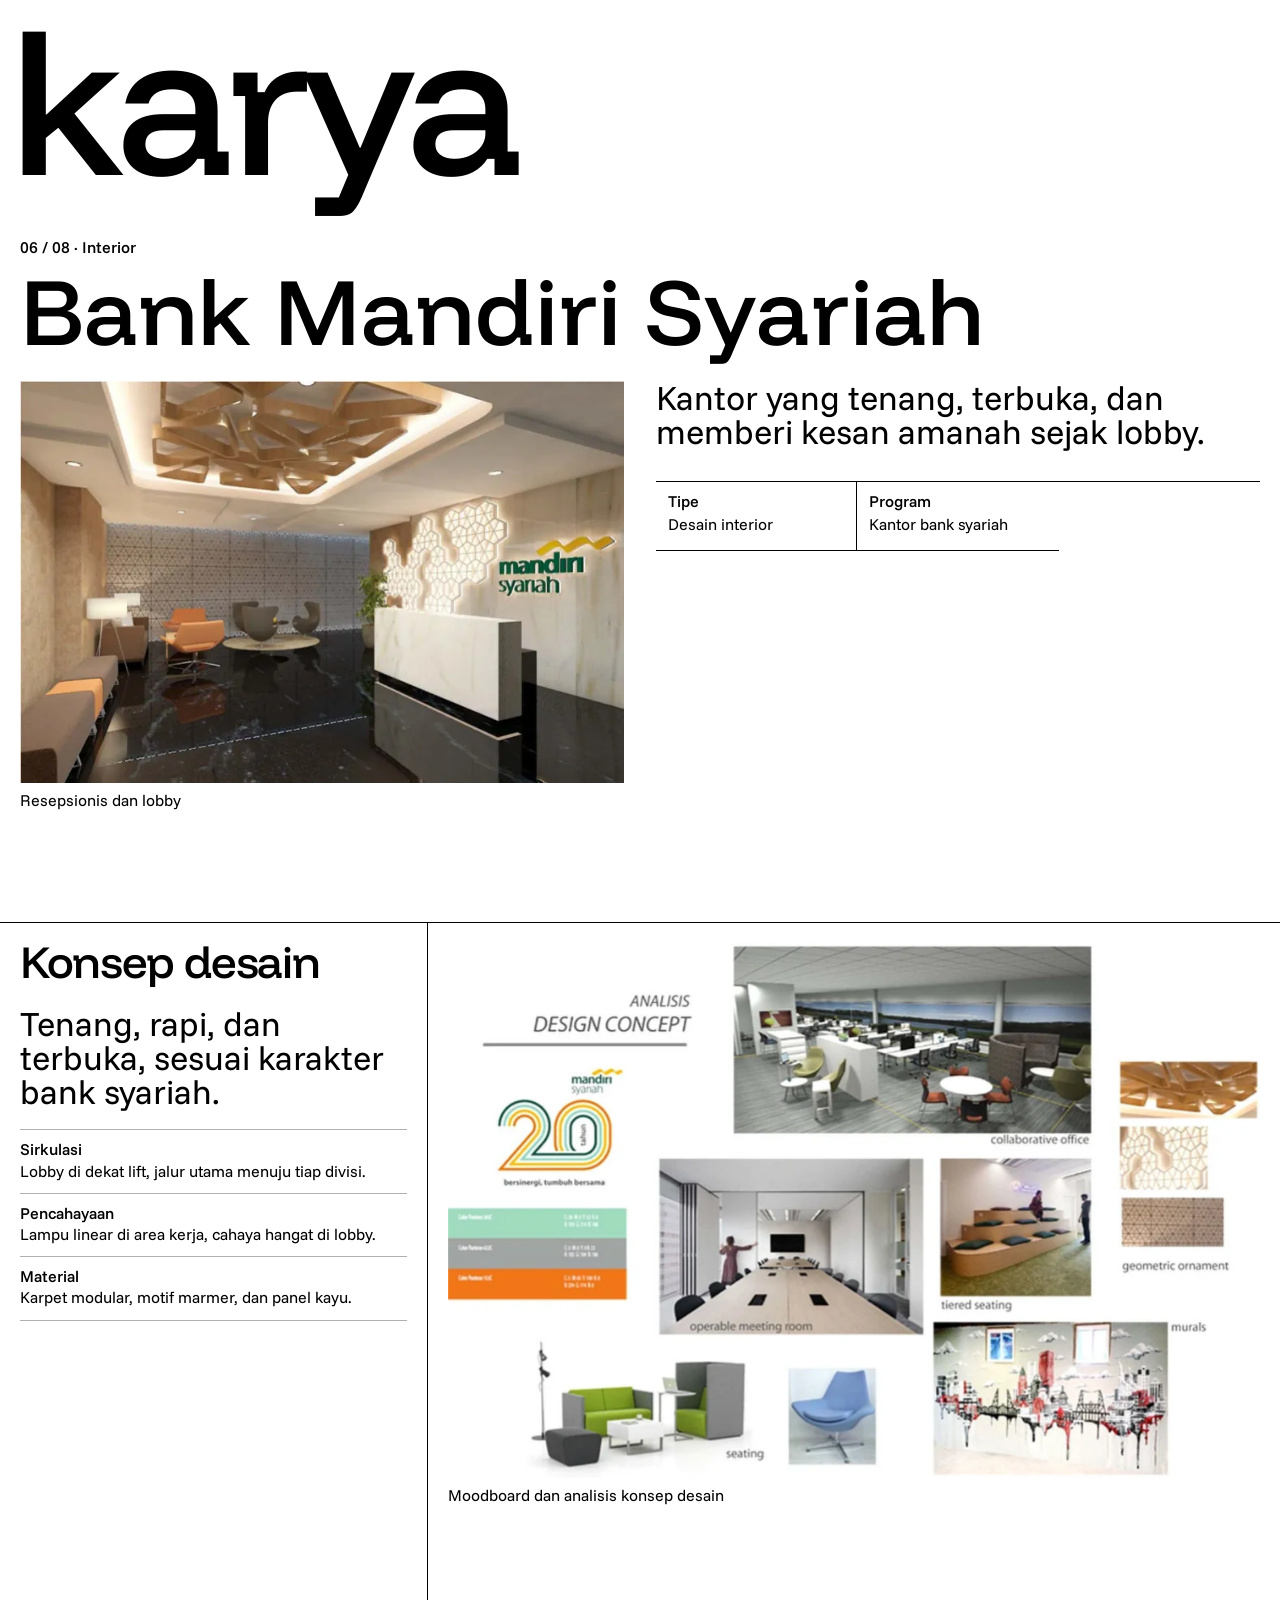
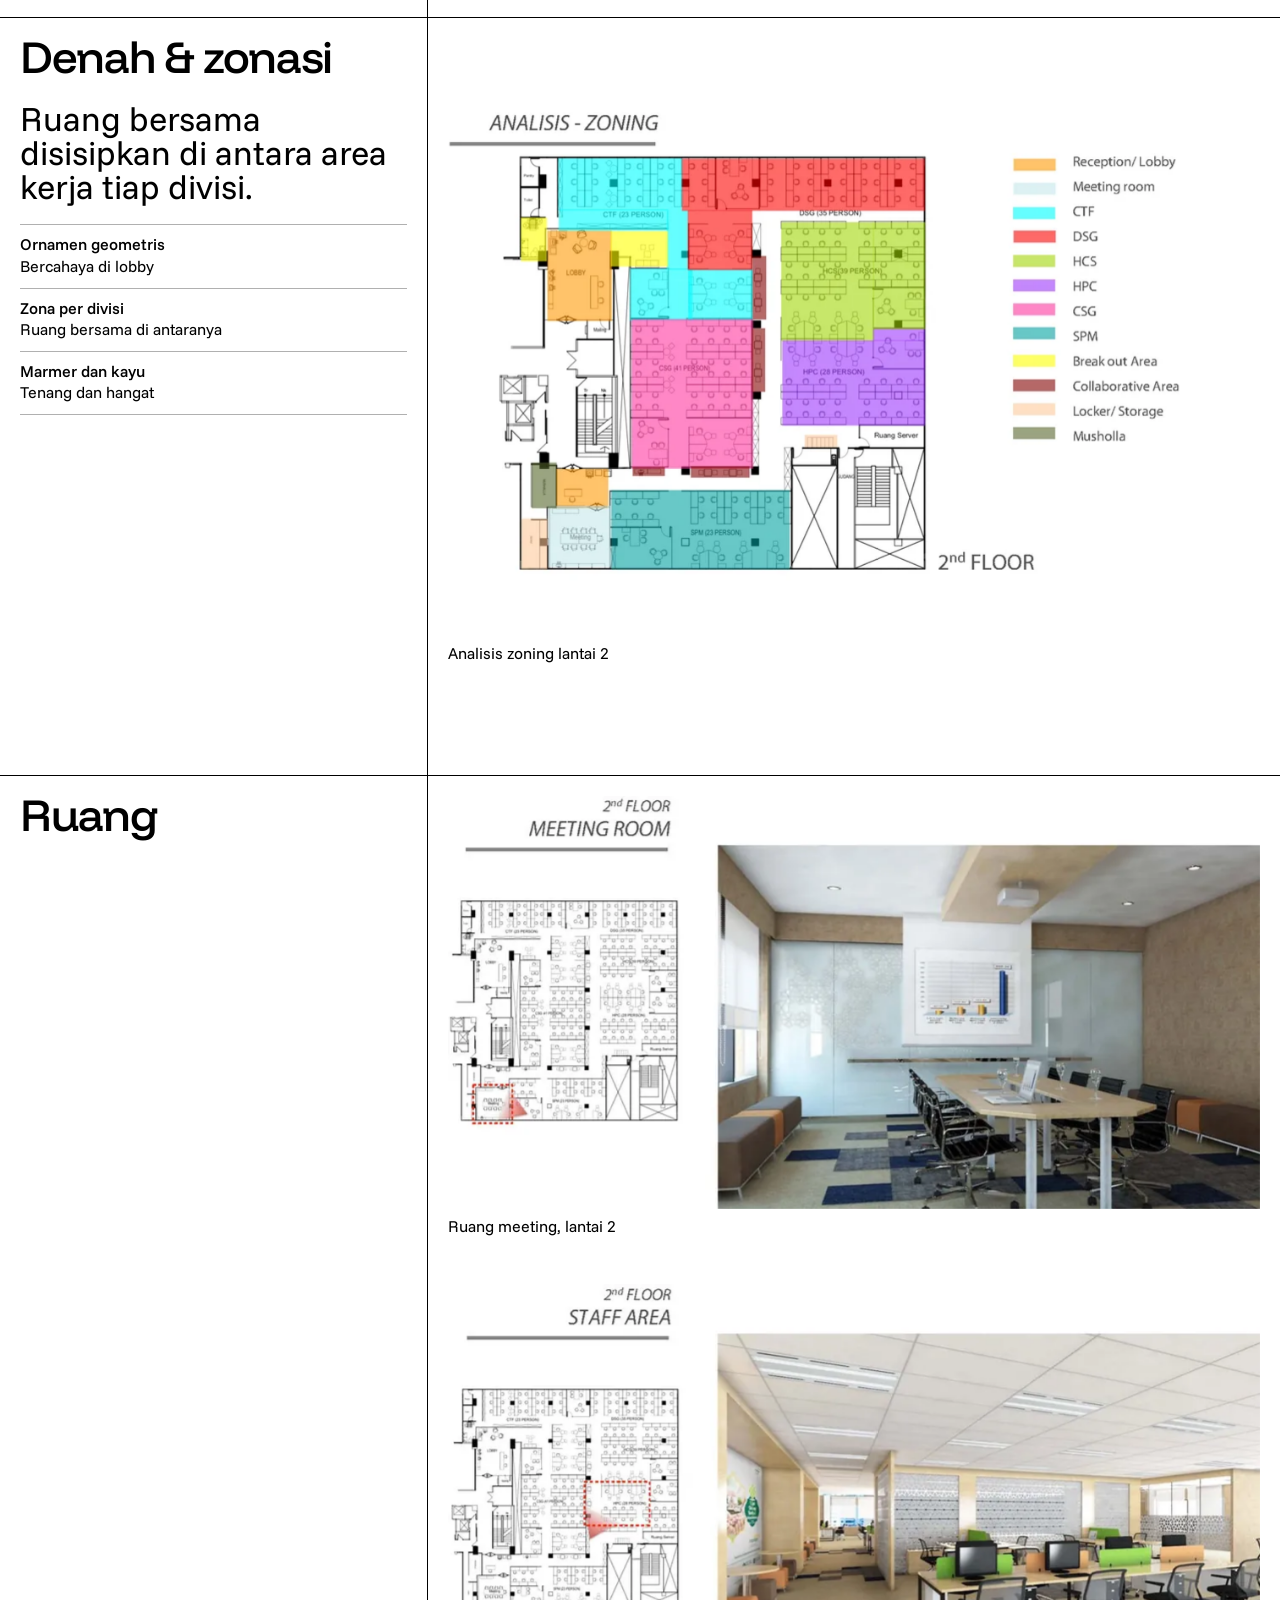
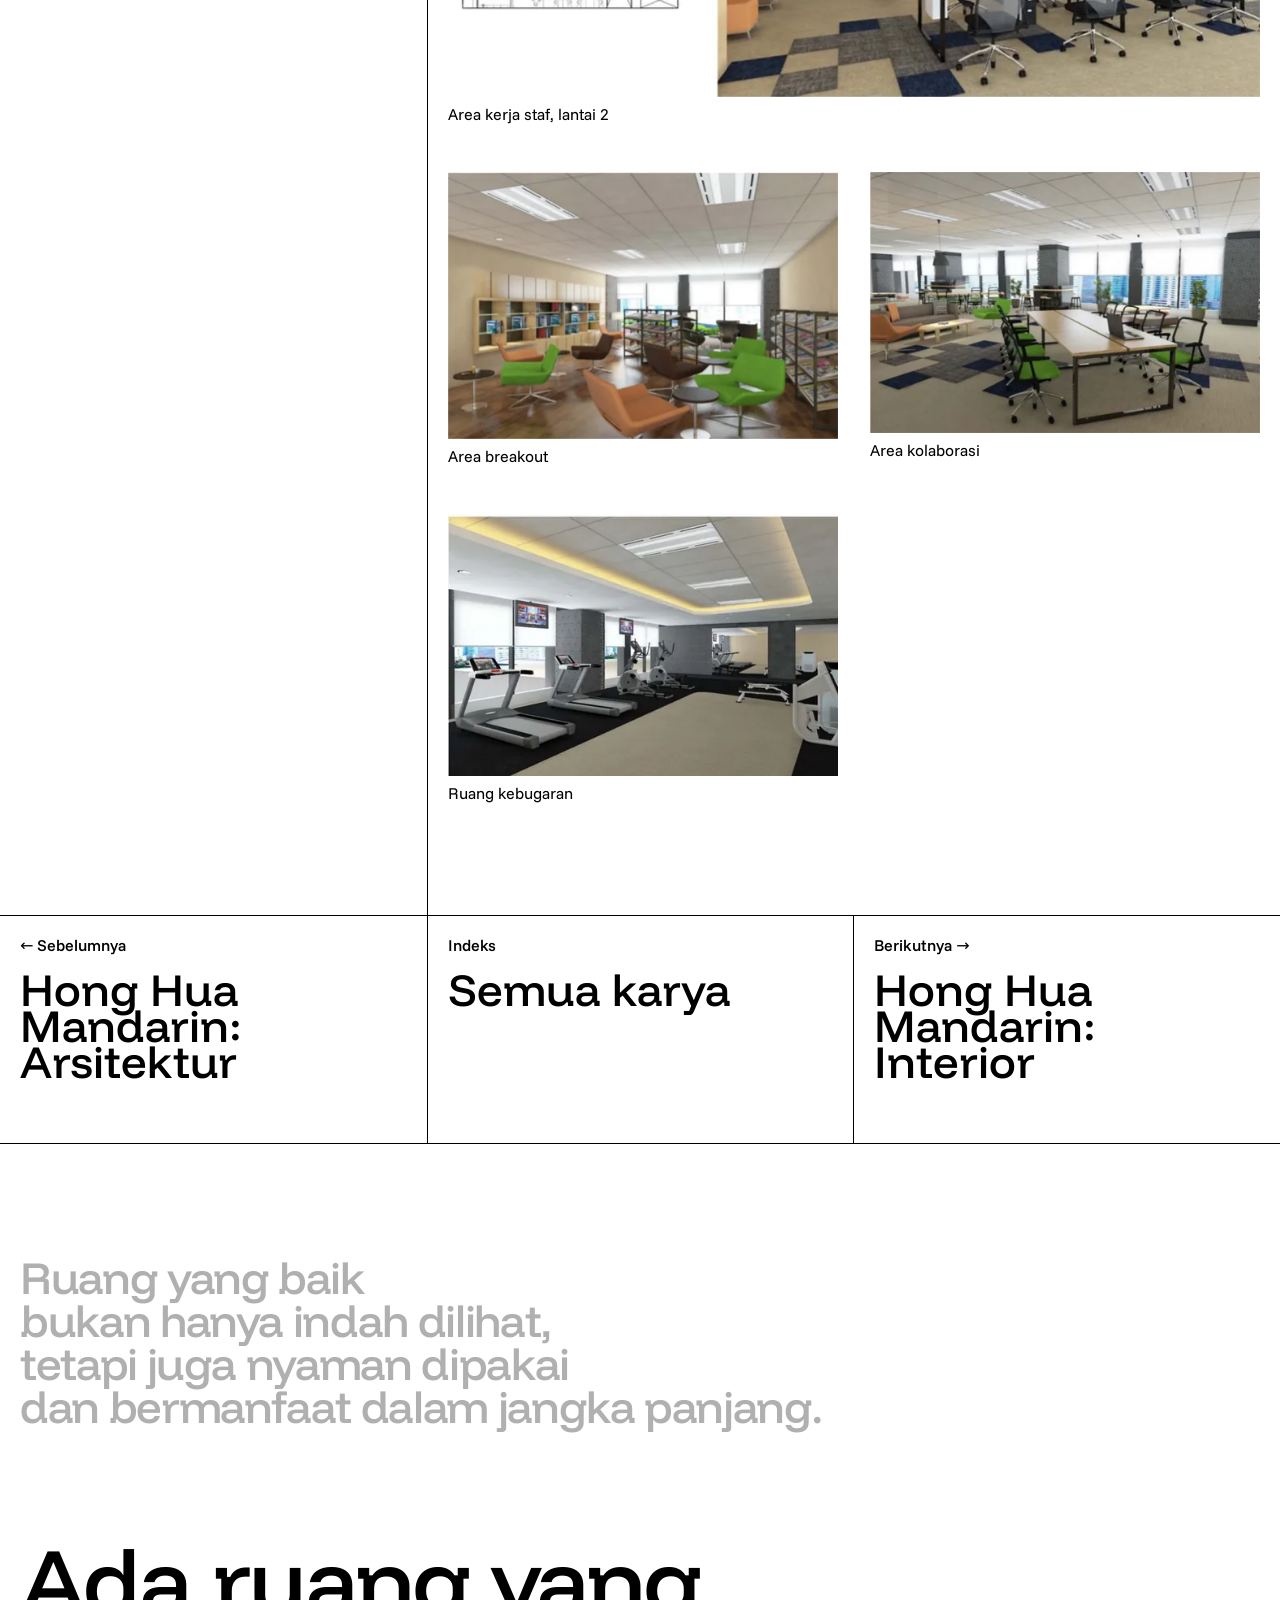
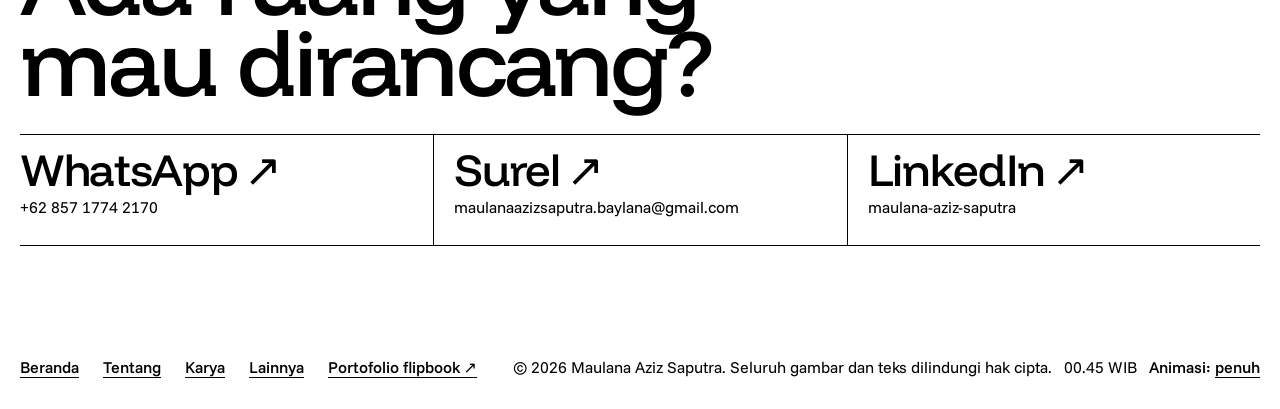
<file: docs/karya/bank-mandiri-syariah/index.html>
<!doctype html>
<html lang="id">
<head>
<meta charset="utf-8">
<meta name="viewport" content="width=device-width, initial-scale=1">
<title>Bank Mandiri Syariah · Interior | lanaspace</title>
<meta name="description" content="Interior kantor Bank Mandiri Syariah: ornamen geometris bercahaya di lobby, zona per divisi dengan ruang bersama, serta marmer dan kayu. Desain interior oleh Maulana Aziz Saputra.">
<meta name="author" content="Maulana Aziz Saputra">
<link rel="canonical" href="https://maulanaazizsaputra.github.io/lanaspace/karya/bank-mandiri-syariah/">
<meta property="og:site_name" content="lanaspace">
<meta property="og:locale" content="id_ID">
<meta property="og:type" content="article">
<meta property="og:title" content="Bank Mandiri Syariah · Interior | lanaspace">
<meta property="og:description" content="Interior kantor Bank Mandiri Syariah: ornamen geometris bercahaya di lobby, zona per divisi dengan ruang bersama, serta marmer dan kayu. Desain interior oleh Maulana Aziz Saputra.">
<meta property="og:url" content="https://maulanaazizsaputra.github.io/lanaspace/karya/bank-mandiri-syariah/">
<meta property="og:image" content="https://maulanaazizsaputra.github.io/lanaspace/assets/og/bank-mandiri-syariah.jpg">
<meta property="og:image:width" content="1200">
<meta property="og:image:height" content="630">
<meta name="twitter:card" content="summary_large_image">
<meta name="theme-color" content="#ffffff">
<meta name="lana-visitors" content="https://lanaspace-ad38a-default-rtdb.asia-southeast1.firebasedatabase.app">
<link rel="preconnect" href="https://lanaspace-ad38a-default-rtdb.asia-southeast1.firebasedatabase.app" crossorigin>
<link rel="icon" href="../../favicon.svg" type="image/svg+xml">
<link rel="apple-touch-icon" href="../../apple-touch-icon.png">
<link rel="preconnect" href="https://fonts.googleapis.com">
<link rel="preconnect" href="https://fonts.gstatic.com" crossorigin>
<link rel="stylesheet" href="https://fonts.googleapis.com/css2?family=Funnel+Display:wght@500&amp;family=Funnel+Sans:wght@400;500&amp;display=swap">
<link rel="stylesheet" href="../../assets/css/style.css?v=22097457">
<script>(function(d,w){var h=d.documentElement,done=function(){h.classList.remove('fonts-wait')},m;
try{m=w.localStorage.getItem('lana-animasi-v2')}catch(_){}
if(m!=='hemat')m='penuh';
h.classList.add('js','fonts-wait',m==='penuh'?'motion-full':'motion-gentle');
if(d.fonts&&d.fonts.load){Promise.all([d.fonts.load('500 1em "Funnel Display"'),d.fonts.load('400 1em "Funnel Sans"'),d.fonts.load('500 1em "Funnel Sans"')]).then(done,done);setTimeout(done,2500)}else{done()}
w.addEventListener('pagereveal',function(e){if(!e.viewTransition)return;try{var p=JSON.parse(sessionStorage.getItem('lana-vt'));
if(p&&Date.now()-p.t<5000){var W=w.innerWidth,H=w.innerHeight;h.style.setProperty('--vt-x',p.x+'px');h.style.setProperty('--vt-y',p.y+'px');
h.style.setProperty('--vt-r',Math.ceil(Math.hypot(Math.max(p.x,W-p.x),Math.max(p.y,H-p.y)))+'px')}}catch(_){}})})(document,window);</script>
<script src="../../assets/js/main.js?v=2ef345cf" defer></script>
<script type="application/ld+json">{"@context":"https://schema.org","@graph":[{"@type":"CreativeWork","name":"Bank Mandiri Syariah","description":"Interior kantor Bank Mandiri Syariah: ornamen geometris bercahaya di lobby, zona per divisi dengan ruang bersama, serta marmer dan kayu. Desain interior oleh Maulana Aziz Saputra.","genre":"Desain interior","inLanguage":"id","creator":{"@id":"https://maulanaazizsaputra.github.io/lanaspace/#orang"},"url":"https://maulanaazizsaputra.github.io/lanaspace/karya/bank-mandiri-syariah/","image":"https://maulanaazizsaputra.github.io/lanaspace/assets/og/bank-mandiri-syariah.jpg"},{"@type":"Person","@id":"https://maulanaazizsaputra.github.io/lanaspace/#orang","name":"Maulana Aziz Saputra","alternateName":"Lana","jobTitle":"Desainer Arsitektur dan Interior","alumniOf":{"@type":"CollegeOrUniversity","name":"Universitas Gunadarma"},"knowsAbout":["Desain interior","Desain arsitektur","Manajemen proyek","Gambar detail","Estimasi biaya (RAB/BoQ)","Desain multimedia & produk"],"knowsLanguage":["id","en"],"url":"https://maulanaazizsaputra.github.io/lanaspace/tentang/","image":"https://maulanaazizsaputra.github.io/lanaspace/assets/img/profil/potret-960.webp","email":"mailto:maulanaazizsaputra.baylana@gmail.com","telephone":"+6285717742170","sameAs":["https://www.linkedin.com/in/maulana-aziz-saputra-90984b372"]},{"@type":"BreadcrumbList","itemListElement":[{"@type":"ListItem","position":1,"name":"Beranda","item":"https://maulanaazizsaputra.github.io/lanaspace/"},{"@type":"ListItem","position":2,"name":"Karya","item":"https://maulanaazizsaputra.github.io/lanaspace/karya/"},{"@type":"ListItem","position":3,"name":"Bank Mandiri Syariah","item":"https://maulanaazizsaputra.github.io/lanaspace/karya/bank-mandiri-syariah/"}]}]}</script>
</head>
<body class="page-project">
<a class="skip" href="#isi">Langsung ke isi</a>
<a class="menu-toggle" href="../../" data-menu-open aria-label="Buka menu"><span></span><span></span><span></span></a>
<template id="menu-template"><div class="menu-stage">
  <img class="menu-stage__bg" data-menu-bg data-index="0" data-bgs='[{"src":"../../assets/img/paragon/gerbang-organik-1600.webp","srcset":"../../assets/img/paragon/gerbang-organik-480.webp 480w, ../../assets/img/paragon/gerbang-organik-960.webp 960w, ../../assets/img/paragon/gerbang-organik-1600.webp 1600w, ../../assets/img/paragon/gerbang-organik-2400.webp 2400w","label":"Paragon. Gerbang organik menuju area pajang","href":"../../karya/paragon/"},{"src":"../../assets/img/taman-medyra/gerbang-1600.webp","srcset":"../../assets/img/taman-medyra/gerbang-480.webp 480w, ../../assets/img/taman-medyra/gerbang-960.webp 960w, ../../assets/img/taman-medyra/gerbang-1600.webp 1600w, ../../assets/img/taman-medyra/gerbang-2400.webp 2400w","label":"Taman Medyra. Satu-satunya gerbang ada di sisi timur. Render tahap awal","href":"../../karya/taman-medyra/"},{"src":"../../assets/img/paragon/area-pandang-1600.webp","srcset":"../../assets/img/paragon/area-pandang-480.webp 480w, ../../assets/img/paragon/area-pandang-960.webp 960w, ../../assets/img/paragon/area-pandang-1600.webp 1600w, ../../assets/img/paragon/area-pandang-2400.webp 2400w","label":"Paragon. Area pandang, koridor yang menghadap lantai produksi","href":"../../karya/paragon/"},{"src":"../../assets/img/hong-hua-interior/selasar-1600.webp","srcset":"../../assets/img/hong-hua-interior/selasar-480.webp 480w, ../../assets/img/hong-hua-interior/selasar-960.webp 960w, ../../assets/img/hong-hua-interior/selasar-1600.webp 1600w, ../../assets/img/hong-hua-interior/selasar-1921.webp 1921w","label":"Hong Hua Mandarin: Interior. Selasar lantai 2","href":"../../karya/hong-hua-interior/"}]' sizes="100vw" alt="">
  <button type="button" class="menu-stage__close" data-menu-close>Tutup</button>
  <nav class="menu-sheet" aria-label="Menu utama">
  <a class="mcol mcol--about" href="../../tentang/" data-cursor="buka">
    <span class="mcol__head mcol__head--brand display-type" translate="no"><span class="sr-only">lanaspace</span><span class="split" aria-hidden="true"><span class="w"><span class="ch" style="--i:0">l</span><span class="ch" style="--i:1">a</span><span class="ch" style="--i:2">n</span><span class="ch" style="--i:3">a</span><span class="ch" style="--i:4">s</span><span class="ch" style="--i:5">p</span><span class="ch" style="--i:6">a</span><span class="ch" style="--i:7">c</span><span class="ch" style="--i:8">e</span></span></span><span class="sr-only">: tentang Maulana Aziz Saputra</span></span>
    <span class="mcol__arrow" aria-hidden="true">→</span>
    <span class="mcol__preview mabout" aria-hidden="true">
      <span class="mintro"><span class="mintro__name">Maulana Aziz Saputra</span><span>Arsitektur</span><span>Desain interior</span></span>
      <span class="portrait mportrait"><span class="rings" aria-hidden="true"><svg class="rings__layer" viewBox="-100 -100 200 200" style="--k:0" focusable="false"><circle r="2.5"/><circle r="5.0"/><circle r="7.5"/><circle r="10.0"/><circle r="12.5"/><circle r="15.0"/><circle r="17.5"/></svg><svg class="rings__layer" viewBox="-100 -100 200 200" style="--k:1" focusable="false"><circle r="20.0"/><circle r="22.5"/><circle r="25.0"/><circle r="27.5"/><circle r="30.0"/><circle r="32.5"/><circle r="35.0"/></svg><svg class="rings__layer" viewBox="-100 -100 200 200" style="--k:2" focusable="false"><circle r="37.5"/><circle r="40.0"/><circle r="42.5"/><circle r="45.0"/><circle r="47.5"/><circle r="50.0"/><circle r="52.5"/></svg><svg class="rings__layer" viewBox="-100 -100 200 200" style="--k:3" focusable="false"><circle r="55.0"/><circle r="57.5"/><circle r="60.0"/><circle r="62.5"/><circle r="65.0"/><circle r="67.5"/><circle r="70.0"/></svg><svg class="rings__layer" viewBox="-100 -100 200 200" style="--k:4" focusable="false"><circle r="72.5"/><circle r="75.0"/><circle r="77.5"/><circle r="80.0"/><circle r="82.5"/><circle r="85.0"/><circle r="87.5"/></svg><svg class="rings__layer" viewBox="-100 -100 200 200" style="--k:5" focusable="false"><circle r="90.0"/><circle r="92.5"/><circle r="95.0"/><circle r="97.5"/><circle r="100.0"/></svg></span><img class="portrait__img" src="../../assets/img/profil/potret-960.webp" srcset="../../assets/img/profil/potret-480.webp 480w, ../../assets/img/profil/potret-960.webp 960w" sizes="(min-width: 1024px) 30vw, 60vw" width="1080" height="1916" alt="" decoding="async"></span>
      <span class="mcontact"><span class="mcontact__group"><span class="mcontact__label">Kontak</span><span class="mcontact__value"><span class="nowrap">maulanaazizsaputra.baylana@gmail.com</span><br>+62 857 1774 2170</span></span><span class="mcontact__group"><span class="mcontact__label">Terhubung</span><span class="mcontact__value">LinkedIn</span></span><span class="mcontact__group" data-clock-group hidden><span class="mcontact__label">Waktu setempat</span><span class="mcontact__value" data-clock></span></span><span class="mcontact__group" data-visitors hidden><span class="mcontact__label">Pengunjung</span><span class="mcontact__value visitors"><span class="visitors__dot" aria-hidden="true"></span><span class="visitors__num" data-visitors-online>1</span> sedang melihat · <span class="visitors__num" data-visitors-total>0</span> total</span></span></span>
    </span>
  </a>
  <a class="mcol mcol--works" href="../../karya/" data-cursor="buka">
    <span class="mcol__head display-type"><span class="sr-only">Karya</span><span class="split" aria-hidden="true"><span class="w"><span class="ch" style="--i:0">K</span><span class="ch" style="--i:1">a</span><span class="ch" style="--i:2">r</span><span class="ch" style="--i:3">y</span><span class="ch" style="--i:4">a</span></span></span><span class="sr-only">: 8 proyek</span></span>
    <span class="mcol__arrow" aria-hidden="true">→</span>
    <span class="mcol__preview mworks" aria-hidden="true"><span class="mworks__track"><span class="mworks__set"><span class="mtile"><img class="pic" src="../../assets/img/pinakular-house/sampul-724.webp" srcset="../../assets/img/pinakular-house/sampul-480.webp 480w, ../../assets/img/pinakular-house/sampul-724.webp 724w" sizes="(min-width: 1024px) 14vw, 40vw" width="724" height="905" alt="" decoding="async"><span class="mtile__cap">Pinakular House</span></span><span class="mtile"><img class="pic" src="../../assets/img/tp-house/sampul-754.webp" srcset="../../assets/img/tp-house/sampul-480.webp 480w, ../../assets/img/tp-house/sampul-754.webp 754w" sizes="(min-width: 1024px) 14vw, 40vw" width="754" height="833" alt="" decoding="async"><span class="mtile__cap">TP House</span></span><span class="mtile"><img class="pic" src="../../assets/img/como-house/sampul-960.webp" srcset="../../assets/img/como-house/sampul-480.webp 480w, ../../assets/img/como-house/sampul-960.webp 960w" sizes="(min-width: 1024px) 14vw, 40vw" width="1013" height="1142" alt="" decoding="async"><span class="mtile__cap">Como House</span></span><span class="mtile"><img class="pic" src="../../assets/img/taman-medyra/sampul-960.webp" srcset="../../assets/img/taman-medyra/sampul-480.webp 480w, ../../assets/img/taman-medyra/sampul-960.webp 960w, ../../assets/img/taman-medyra/sampul-1280.webp 1280w" sizes="(min-width: 1024px) 14vw, 40vw" width="1280" height="720" alt="" decoding="async"><span class="mtile__cap">Taman Medyra</span></span><span class="mtile"><img class="pic" src="../../assets/img/hong-hua-arsitektur/sampul-960.webp" srcset="../../assets/img/hong-hua-arsitektur/sampul-480.webp 480w, ../../assets/img/hong-hua-arsitektur/sampul-960.webp 960w, ../../assets/img/hong-hua-arsitektur/sampul-1600.webp 1600w" sizes="(min-width: 1024px) 14vw, 40vw" width="1774" height="1495" alt="" decoding="async"><span class="mtile__cap">Hong Hua Mandarin: Arsitektur</span></span><span class="mtile"><img class="pic" src="../../assets/img/bank-mandiri-syariah/sampul-746.webp" srcset="../../assets/img/bank-mandiri-syariah/sampul-480.webp 480w, ../../assets/img/bank-mandiri-syariah/sampul-746.webp 746w" sizes="(min-width: 1024px) 14vw, 40vw" width="746" height="497" alt="" decoding="async"><span class="mtile__cap">Bank Mandiri Syariah</span></span><span class="mtile"><img class="pic" src="../../assets/img/hong-hua-interior/sampul-865.webp" srcset="../../assets/img/hong-hua-interior/sampul-480.webp 480w, ../../assets/img/hong-hua-interior/sampul-865.webp 865w" sizes="(min-width: 1024px) 14vw, 40vw" width="865" height="1081" alt="" decoding="async"><span class="mtile__cap">Hong Hua Mandarin: Interior</span></span><span class="mtile"><img class="pic" src="../../assets/img/paragon/sampul-960.webp" srcset="../../assets/img/paragon/sampul-480.webp 480w, ../../assets/img/paragon/sampul-960.webp 960w" sizes="(min-width: 1024px) 14vw, 40vw" width="979" height="1305" alt="" decoding="async"><span class="mtile__cap">Paragon</span></span></span><span class="mworks__set"><span class="mtile"><img class="pic" src="../../assets/img/pinakular-house/sampul-724.webp" srcset="../../assets/img/pinakular-house/sampul-480.webp 480w, ../../assets/img/pinakular-house/sampul-724.webp 724w" sizes="(min-width: 1024px) 14vw, 40vw" width="724" height="905" alt="" decoding="async"><span class="mtile__cap">Pinakular House</span></span><span class="mtile"><img class="pic" src="../../assets/img/tp-house/sampul-754.webp" srcset="../../assets/img/tp-house/sampul-480.webp 480w, ../../assets/img/tp-house/sampul-754.webp 754w" sizes="(min-width: 1024px) 14vw, 40vw" width="754" height="833" alt="" decoding="async"><span class="mtile__cap">TP House</span></span><span class="mtile"><img class="pic" src="../../assets/img/como-house/sampul-960.webp" srcset="../../assets/img/como-house/sampul-480.webp 480w, ../../assets/img/como-house/sampul-960.webp 960w" sizes="(min-width: 1024px) 14vw, 40vw" width="1013" height="1142" alt="" decoding="async"><span class="mtile__cap">Como House</span></span><span class="mtile"><img class="pic" src="../../assets/img/taman-medyra/sampul-960.webp" srcset="../../assets/img/taman-medyra/sampul-480.webp 480w, ../../assets/img/taman-medyra/sampul-960.webp 960w, ../../assets/img/taman-medyra/sampul-1280.webp 1280w" sizes="(min-width: 1024px) 14vw, 40vw" width="1280" height="720" alt="" decoding="async"><span class="mtile__cap">Taman Medyra</span></span><span class="mtile"><img class="pic" src="../../assets/img/hong-hua-arsitektur/sampul-960.webp" srcset="../../assets/img/hong-hua-arsitektur/sampul-480.webp 480w, ../../assets/img/hong-hua-arsitektur/sampul-960.webp 960w, ../../assets/img/hong-hua-arsitektur/sampul-1600.webp 1600w" sizes="(min-width: 1024px) 14vw, 40vw" width="1774" height="1495" alt="" decoding="async"><span class="mtile__cap">Hong Hua Mandarin: Arsitektur</span></span><span class="mtile"><img class="pic" src="../../assets/img/bank-mandiri-syariah/sampul-746.webp" srcset="../../assets/img/bank-mandiri-syariah/sampul-480.webp 480w, ../../assets/img/bank-mandiri-syariah/sampul-746.webp 746w" sizes="(min-width: 1024px) 14vw, 40vw" width="746" height="497" alt="" decoding="async"><span class="mtile__cap">Bank Mandiri Syariah</span></span><span class="mtile"><img class="pic" src="../../assets/img/hong-hua-interior/sampul-865.webp" srcset="../../assets/img/hong-hua-interior/sampul-480.webp 480w, ../../assets/img/hong-hua-interior/sampul-865.webp 865w" sizes="(min-width: 1024px) 14vw, 40vw" width="865" height="1081" alt="" decoding="async"><span class="mtile__cap">Hong Hua Mandarin: Interior</span></span><span class="mtile"><img class="pic" src="../../assets/img/paragon/sampul-960.webp" srcset="../../assets/img/paragon/sampul-480.webp 480w, ../../assets/img/paragon/sampul-960.webp 960w" sizes="(min-width: 1024px) 14vw, 40vw" width="979" height="1305" alt="" decoding="async"><span class="mtile__cap">Paragon</span></span></span></span></span>
  </a>
  <a class="mcol mcol--more" href="../../lainnya/" data-cursor="buka">
    <span class="mcol__head display-type"><span class="sr-only">Lainnya</span><span class="split" aria-hidden="true"><span class="w"><span class="ch" style="--i:0">L</span><span class="ch" style="--i:1">a</span><span class="ch" style="--i:2">i</span><span class="ch" style="--i:3">n</span><span class="ch" style="--i:4">n</span><span class="ch" style="--i:5">y</span><span class="ch" style="--i:6">a</span></span></span><span class="sr-only">: gambar kerja dan sketsa tangan</span></span>
    <span class="mcol__arrow" aria-hidden="true">→</span>
    <span class="mcol__preview mmore" aria-hidden="true">
      <span class="mmore__panel"><img class="pic" src="../../assets/img/sketsa/panel-751.webp" srcset="../../assets/img/sketsa/panel-480.webp 480w, ../../assets/img/sketsa/panel-751.webp 751w" sizes="(min-width: 1024px) 22vw, 70vw" width="751" height="939" alt="" decoding="async"></span>
      <span class="mmore__text">Cara tercepat saya membaca suasana ruang.</span>
    </span>
  </a>
</nav>
  <a class="menu-stage__cap" href="../../karya/paragon/" data-menu-cap><span class="menu-stage__cap-label">Foto latar</span> <span data-cap-text>Paragon. Gerbang organik menuju area pajang</span></a>
  <button type="button" class="motion-toggle" data-motion-toggle hidden>Animasi: <span class="motion-toggle__state">penuh</span></button>
</div></template>
<main id="isi">
<article class="project">
  <p class="page-title page-title--link display-type"><a href="../../karya/" data-cursor="semua karya"><span class="sr-only">Karya</span><span class="split" aria-hidden="true"><span class="w"><span class="ch" style="--i:0">K</span><span class="ch" style="--i:1">a</span><span class="ch" style="--i:2">r</span><span class="ch" style="--i:3">y</span><span class="ch" style="--i:4">a</span></span></span></a></p>
  <header class="project-head">
    <p class="project-head__no" data-reveal>06 / 08 · Interior</p>
    <h1 class="project-head__title display-type"><span class="sr-only">Bank Mandiri Syariah</span><span class="split" aria-hidden="true"><span class="w"><span class="ch" style="--i:0">B</span><span class="ch" style="--i:1">a</span><span class="ch" style="--i:2">n</span><span class="ch" style="--i:3">k</span></span> <span class="w"><span class="ch" style="--i:4">M</span><span class="ch" style="--i:5">a</span><span class="ch" style="--i:6">n</span><span class="ch" style="--i:7">d</span><span class="ch" style="--i:8">i</span><span class="ch" style="--i:9">r</span><span class="ch" style="--i:10">i</span></span> <span class="w"><span class="ch" style="--i:11">S</span><span class="ch" style="--i:12">y</span><span class="ch" style="--i:13">a</span><span class="ch" style="--i:14">r</span><span class="ch" style="--i:15">i</span><span class="ch" style="--i:16">a</span><span class="ch" style="--i:17">h</span></span></span></h1>
  </header>
  <div class="project-intro project-intro--1">
    <figure class="fig project-intro__hero">
      <a class="fig__zoom" href="../../assets/img/bank-mandiri-syariah/resepsionis-746.webp" data-zoom data-caption="Resepsionis dan lobby" data-cursor="perbesar" data-reveal="iris"><span class="pic-mask"><img class="pic" src="../../assets/img/bank-mandiri-syariah/resepsionis-746.webp" srcset="../../assets/img/bank-mandiri-syariah/resepsionis-480.webp 480w, ../../assets/img/bank-mandiri-syariah/resepsionis-746.webp 746w" sizes="(min-width: 700px) calc(50vw - 25px), calc(100vw - 40px)" width="746" height="497" alt="Bank Mandiri Syariah: Resepsionis dan lobby" fetchpriority="high" decoding="async"></span></a>
      <figcaption data-reveal>Resepsionis dan lobby</figcaption>
    </figure>
    <div class="project-intro__text">
      <p class="lede lede--intro" data-reveal>Kantor yang tenang, terbuka, dan memberi kesan amanah sejak lobby.</p>
      <dl class="meta-row"><div data-reveal><dt>Tipe</dt><dd>Desain interior</dd></div><div data-reveal><dt>Program</dt><dd>Kantor bank syariah</dd></div></dl>
    </div>
  </div>
<section class="row" id="konsep-desain" aria-labelledby="h-konsep-desain">
  <div class="row__head"><div class="row__sticky">
    <h2 class="heading-sm display-type" id="h-konsep-desain" data-reveal>Konsep desain</h2>
    
    <p class="lede" data-reveal>Tenang, rapi, dan terbuka, sesuai karakter bank syariah.</p>
    
    <dl data-reveal class="notes"><div><dt>Sirkulasi</dt><dd>Lobby di dekat lift, jalur utama menuju tiap divisi.</dd></div><div><dt>Pencahayaan</dt><dd>Lampu linear di area kerja, cahaya hangat di lobby.</dd></div><div><dt>Material</dt><dd>Karpet modular, motif marmer, dan panel kayu.</dd></div></dl>
  </div></div>
  <div class="row__body">
    <div class="figs">
<figure class="fig fig--2">
  <a class="fig__zoom" href="../../assets/img/bank-mandiri-syariah/moodboard-1104.webp" data-zoom data-caption="Moodboard dan analisis konsep desain" data-cursor="perbesar" data-reveal="iris"><span class="pic-mask"><img class="pic" src="../../assets/img/bank-mandiri-syariah/moodboard-960.webp" srcset="../../assets/img/bank-mandiri-syariah/moodboard-480.webp 480w, ../../assets/img/bank-mandiri-syariah/moodboard-960.webp 960w, ../../assets/img/bank-mandiri-syariah/moodboard-1104.webp 1104w" sizes="(min-width: 1100px) calc(66.6vw - 41px), calc(100vw - 40px)" width="1104" height="727" alt="Bank Mandiri Syariah: Moodboard dan analisis konsep desain" loading="lazy" decoding="async"></span></a>
  <figcaption data-reveal>Moodboard dan analisis konsep desain</figcaption>
</figure>
    </div>
  </div>
</section>
<section class="row" id="denah-zonasi" aria-labelledby="h-denah-zonasi">
  <div class="row__head"><div class="row__sticky">
    <h2 class="heading-sm display-type" id="h-denah-zonasi" data-reveal>Denah &amp; zonasi</h2>
    
    <p class="lede" data-reveal>Ruang bersama disisipkan di antara area kerja tiap divisi.</p>
    
    <dl data-reveal class="notes"><div><dt>Ornamen geometris</dt><dd>Bercahaya di lobby</dd></div><div><dt>Zona per divisi</dt><dd>Ruang bersama di antaranya</dd></div><div><dt>Marmer dan kayu</dt><dd>Tenang dan hangat</dd></div></dl>
  </div></div>
  <div class="row__body">
    <div class="figs">
<figure class="fig fig--2">
  <a class="fig__zoom" href="../../assets/img/bank-mandiri-syariah/zonasi-2400.webp" data-zoom data-caption="Analisis zoning lantai 2" data-cursor="perbesar" data-reveal="iris"><span class="pic-mask"><img class="pic" src="../../assets/img/bank-mandiri-syariah/zonasi-960.webp" srcset="../../assets/img/bank-mandiri-syariah/zonasi-480.webp 480w, ../../assets/img/bank-mandiri-syariah/zonasi-960.webp 960w, ../../assets/img/bank-mandiri-syariah/zonasi-1600.webp 1600w, ../../assets/img/bank-mandiri-syariah/zonasi-2400.webp 2400w" sizes="(min-width: 1100px) calc(66.6vw - 41px), calc(100vw - 40px)" width="2400" height="1764" alt="Bank Mandiri Syariah: Analisis zoning lantai 2" loading="lazy" decoding="async"></span></a>
  <figcaption data-reveal>Analisis zoning lantai 2</figcaption>
</figure>
    </div>
  </div>
</section>
<section class="row" id="ruang" aria-labelledby="h-ruang">
  <div class="row__head"><div class="row__sticky">
    <h2 class="heading-sm display-type" id="h-ruang" data-reveal>Ruang</h2>
    
    
    
    
  </div></div>
  <div class="row__body">
    <div class="figs">
<figure class="fig fig--2">
  <a class="fig__zoom" href="../../assets/img/bank-mandiri-syariah/ruang-meeting-1099.webp" data-zoom data-caption="Ruang meeting, lantai 2" data-cursor="perbesar" data-reveal="iris"><span class="pic-mask"><img class="pic" src="../../assets/img/bank-mandiri-syariah/ruang-meeting-960.webp" srcset="../../assets/img/bank-mandiri-syariah/ruang-meeting-480.webp 480w, ../../assets/img/bank-mandiri-syariah/ruang-meeting-960.webp 960w, ../../assets/img/bank-mandiri-syariah/ruang-meeting-1099.webp 1099w" sizes="(min-width: 1100px) calc(66.6vw - 41px), calc(100vw - 40px)" width="1099" height="559" alt="Bank Mandiri Syariah: Ruang meeting, lantai 2" loading="lazy" decoding="async"></span></a>
  <figcaption data-reveal>Ruang meeting, lantai 2</figcaption>
</figure>
<figure class="fig fig--2">
  <a class="fig__zoom" href="../../assets/img/bank-mandiri-syariah/area-kerja-1099.webp" data-zoom data-caption="Area kerja staf, lantai 2" data-cursor="perbesar" data-reveal="iris"><span class="pic-mask"><img class="pic" src="../../assets/img/bank-mandiri-syariah/area-kerja-960.webp" srcset="../../assets/img/bank-mandiri-syariah/area-kerja-480.webp 480w, ../../assets/img/bank-mandiri-syariah/area-kerja-960.webp 960w, ../../assets/img/bank-mandiri-syariah/area-kerja-1099.webp 1099w" sizes="(min-width: 1100px) calc(66.6vw - 41px), calc(100vw - 40px)" width="1099" height="559" alt="Bank Mandiri Syariah: Area kerja staf, lantai 2" loading="lazy" decoding="async"></span></a>
  <figcaption data-reveal>Area kerja staf, lantai 2</figcaption>
</figure>
<figure class="fig">
  <a class="fig__zoom" href="../../assets/img/bank-mandiri-syariah/breakout-742.webp" data-zoom data-caption="Area breakout" data-cursor="perbesar" data-reveal="iris"><span class="pic-mask"><img class="pic" src="../../assets/img/bank-mandiri-syariah/breakout-742.webp" srcset="../../assets/img/bank-mandiri-syariah/breakout-480.webp 480w, ../../assets/img/bank-mandiri-syariah/breakout-742.webp 742w" sizes="(min-width: 1100px) calc(33.3vw - 37px), (min-width: 700px) calc(50vw - 37px), calc(100vw - 40px)" width="742" height="507" alt="Bank Mandiri Syariah: Area breakout" loading="lazy" decoding="async"></span></a>
  <figcaption data-reveal>Area breakout</figcaption>
</figure>
<figure class="fig">
  <a class="fig__zoom" href="../../assets/img/bank-mandiri-syariah/kolaborasi-748.webp" data-zoom data-caption="Area kolaborasi" data-cursor="perbesar" data-reveal="iris"><span class="pic-mask"><img class="pic" src="../../assets/img/bank-mandiri-syariah/kolaborasi-748.webp" srcset="../../assets/img/bank-mandiri-syariah/kolaborasi-480.webp 480w, ../../assets/img/bank-mandiri-syariah/kolaborasi-748.webp 748w" sizes="(min-width: 1100px) calc(33.3vw - 37px), (min-width: 700px) calc(50vw - 37px), calc(100vw - 40px)" width="748" height="501" alt="Bank Mandiri Syariah: Area kolaborasi" loading="lazy" decoding="async"></span></a>
  <figcaption data-reveal>Area kolaborasi</figcaption>
</figure>
<figure class="fig">
  <a class="fig__zoom" href="../../assets/img/bank-mandiri-syariah/kebugaran-749.webp" data-zoom data-caption="Ruang kebugaran" data-cursor="perbesar" data-reveal="iris"><span class="pic-mask"><img class="pic" src="../../assets/img/bank-mandiri-syariah/kebugaran-749.webp" srcset="../../assets/img/bank-mandiri-syariah/kebugaran-480.webp 480w, ../../assets/img/bank-mandiri-syariah/kebugaran-749.webp 749w" sizes="(min-width: 1100px) calc(33.3vw - 37px), (min-width: 700px) calc(50vw - 37px), calc(100vw - 40px)" width="749" height="503" alt="Bank Mandiri Syariah: Ruang kebugaran" loading="lazy" decoding="async"></span></a>
  <figcaption data-reveal>Ruang kebugaran</figcaption>
</figure>
    </div>
  </div>
</section>
</article>
<nav class="pager" aria-label="Proyek lain">
  <div class="pager__cell"><a class="pager__link inv" href="../../karya/hong-hua-arsitektur/" rel="prev" data-preview="../../assets/img/hong-hua-arsitektur/sampul-480.webp"><span class="label">← Sebelumnya</span><span class="pager__title display-type">Hong Hua Mandarin: Arsitektur</span></a></div>
  <div class="pager__cell"><a class="pager__link inv" href="../../karya/"><span class="label">Indeks</span><span class="pager__title display-type">Semua karya</span></a></div>
  <div class="pager__cell"><a class="pager__link inv" href="../../karya/hong-hua-interior/" rel="next" data-preview="../../assets/img/hong-hua-interior/sampul-480.webp"><span class="label">Berikutnya →</span><span class="pager__title display-type">Hong Hua Mandarin: Interior</span></a></div>
</nav>
</main>
<footer class="site-footer">
  <p class="manifesto display-type" data-fill><span class="mline"><span class="mw">Ruang</span> <span class="mw">yang</span> <span class="mw">baik</span></span> <span class="mline"><span class="mw">bukan</span> <span class="mw">hanya</span> <span class="mw">indah</span> <span class="mw">dilihat,</span></span> <span class="mline"><span class="mw">tetapi</span> <span class="mw">juga</span> <span class="mw">nyaman</span> <span class="mw">dipakai</span></span> <span class="mline"><span class="mw">dan</span> <span class="mw">bermanfaat</span> <span class="mw">dalam</span> <span class="mw">jangka</span> <span class="mw">panjang.</span></span></p>
  <section class="cta" aria-labelledby="h-cta">
    <h2 class="cta__title display-type" id="h-cta" data-reveal>Ada ruang yang mau dirancang?</h2>
    <ul class="cta__list"><li data-reveal><a class="cta__link inv" href="https://wa.me/6285717742170" rel="noopener"><span class="cta__name display-type">WhatsApp<span class="cta__arrow" aria-hidden="true">↗</span></span><span class="cta__value">+62 857 1774 2170</span></a></li><li data-reveal><a class="cta__link inv" href="mailto:maulanaazizsaputra.baylana@gmail.com"><span class="cta__name display-type">Surel<span class="cta__arrow" aria-hidden="true">↗</span></span><span class="cta__value"><span class="nowrap">maulanaazizsaputra.baylana@gmail.com</span></span></a></li><li data-reveal><a class="cta__link inv" href="https://www.linkedin.com/in/maulana-aziz-saputra-90984b372" rel="me noopener"><span class="cta__name display-type">LinkedIn<span class="cta__arrow" aria-hidden="true">↗</span></span><span class="cta__value">maulana-aziz-saputra</span></a></li></ul>
  </section>
  <div class="footer-end">
    <nav class="footer-nav" aria-label="Halaman"><a class="link" href="../../">Beranda</a><a class="link" href="../../tentang/">Tentang</a><a class="link" href="../../karya/">Karya</a><a class="link" href="../../lainnya/">Lainnya</a><a class="link" href="https://heyzine.com/flip-book/c3bf3d2d7f.html" target="_blank" rel="noopener">Portofolio flipbook<span class="ext" aria-hidden="true">↗</span><span class="sr-only"> (membuka tab baru)</span></a></nav>
    <p class="legal">© 2026 Maulana Aziz Saputra. Seluruh gambar dan teks dilindungi hak cipta.<span class="clock" data-clock hidden></span><span class="visitors" data-visitors hidden><span class="visitors__dot" aria-hidden="true"></span><span class="visitors__num" data-visitors-online>1</span> sedang melihat · <span class="visitors__num" data-visitors-total>0</span> pengunjung</span><button type="button" class="motion-toggle" data-motion-toggle hidden>Animasi: <span class="motion-toggle__state">penuh</span></button></p>
  </div>
</footer>
</body>
</html>
</file>
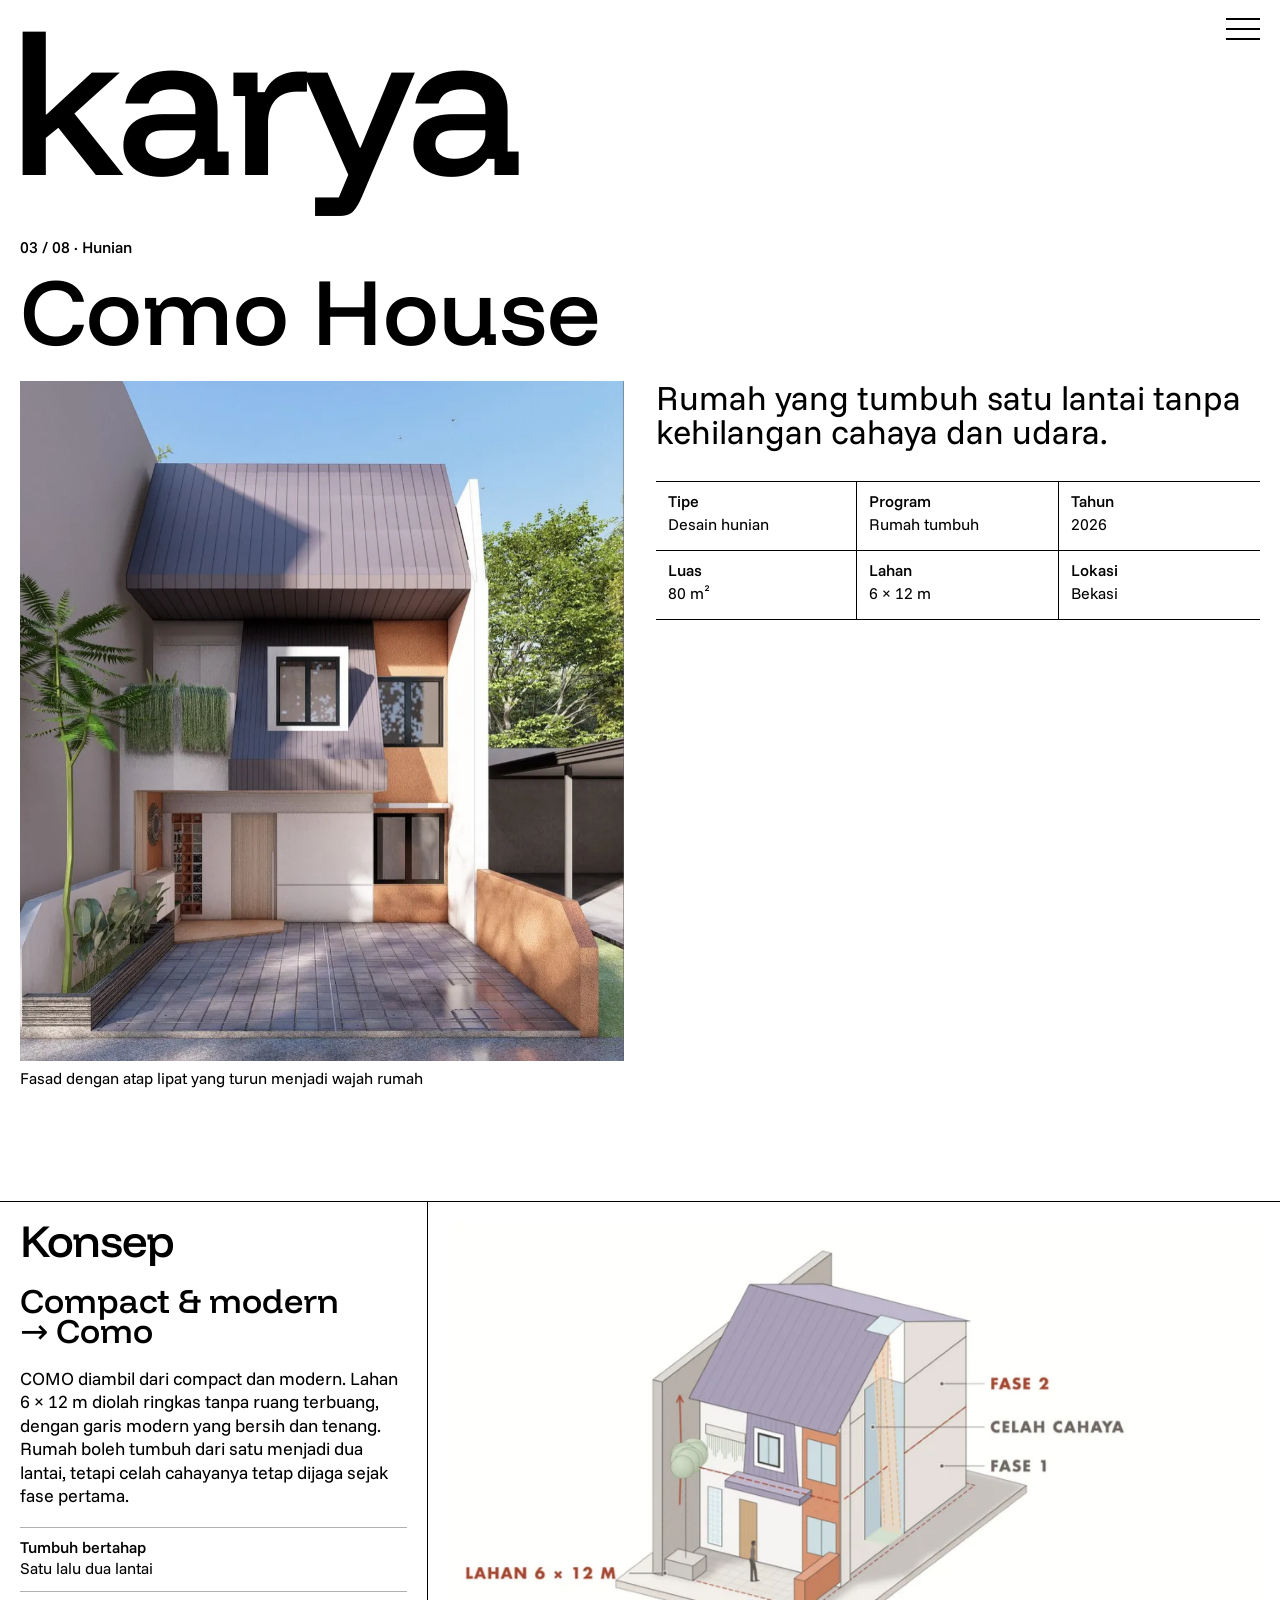
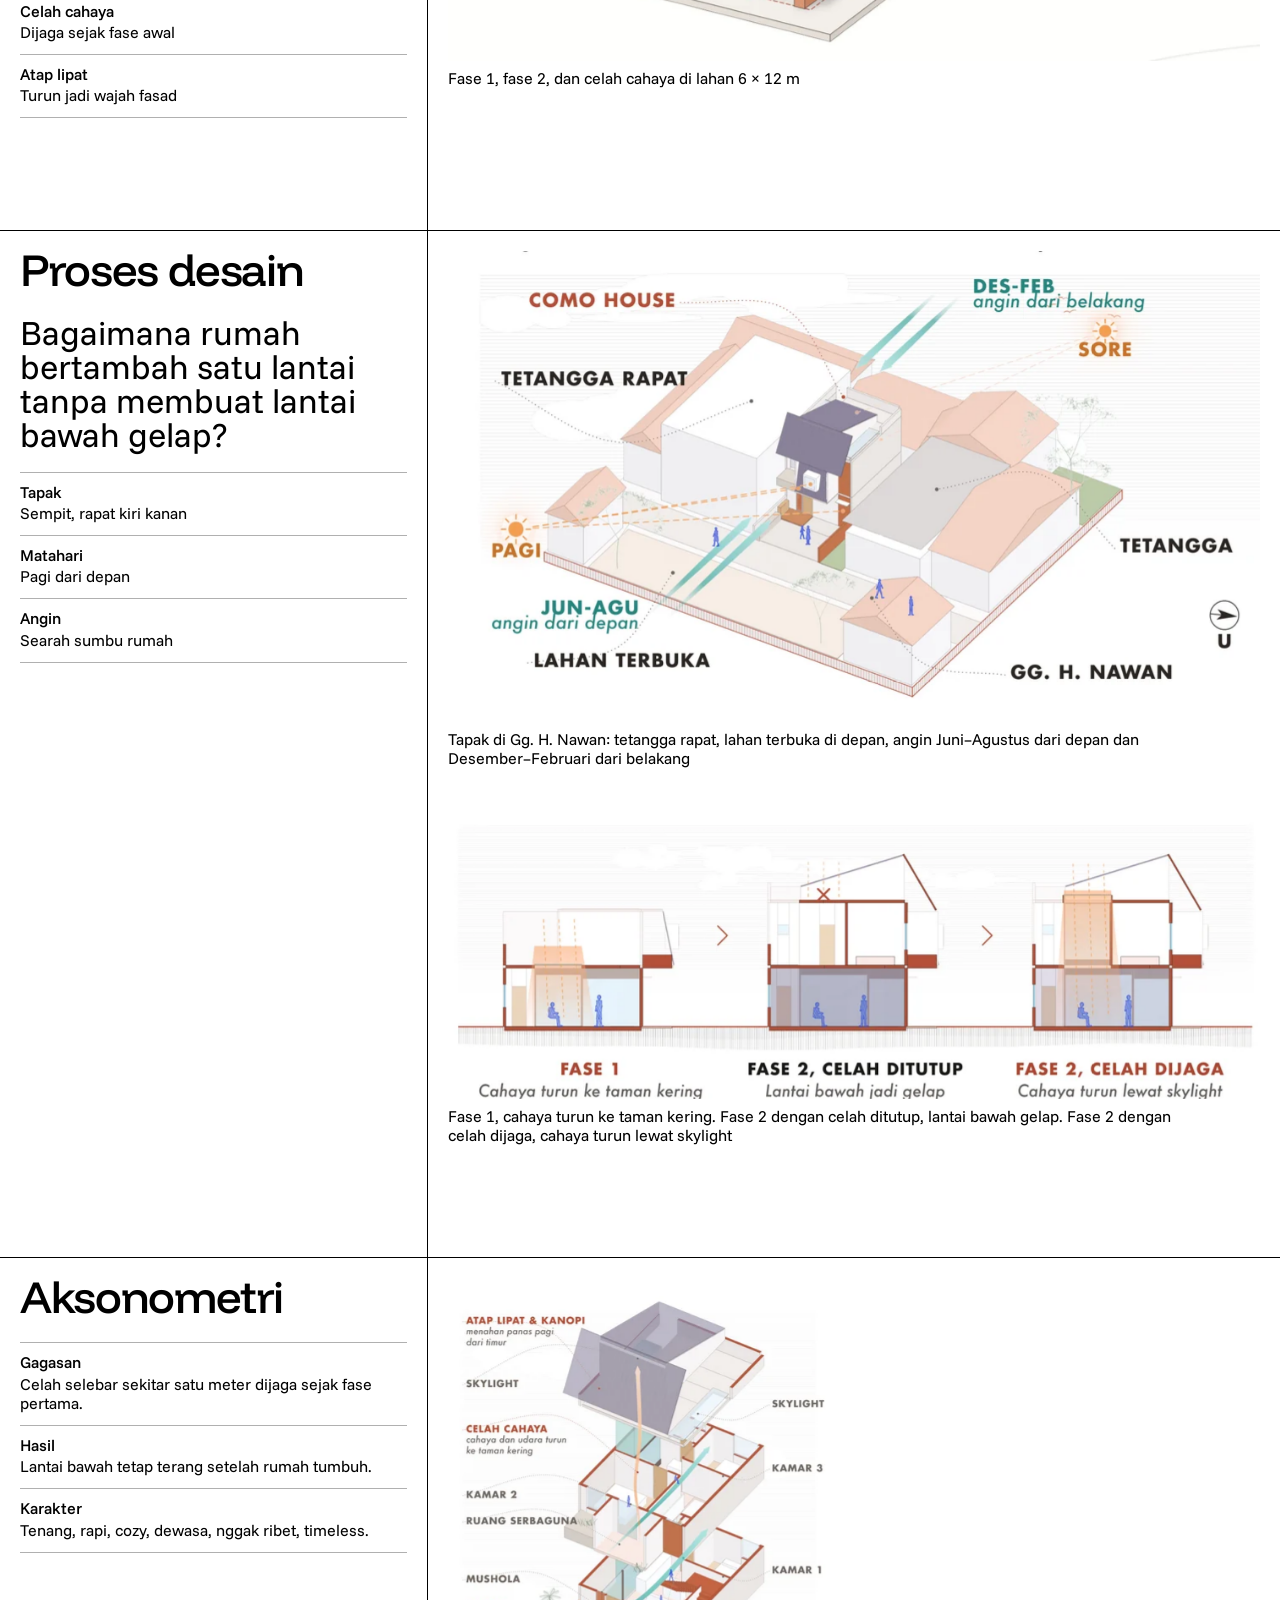
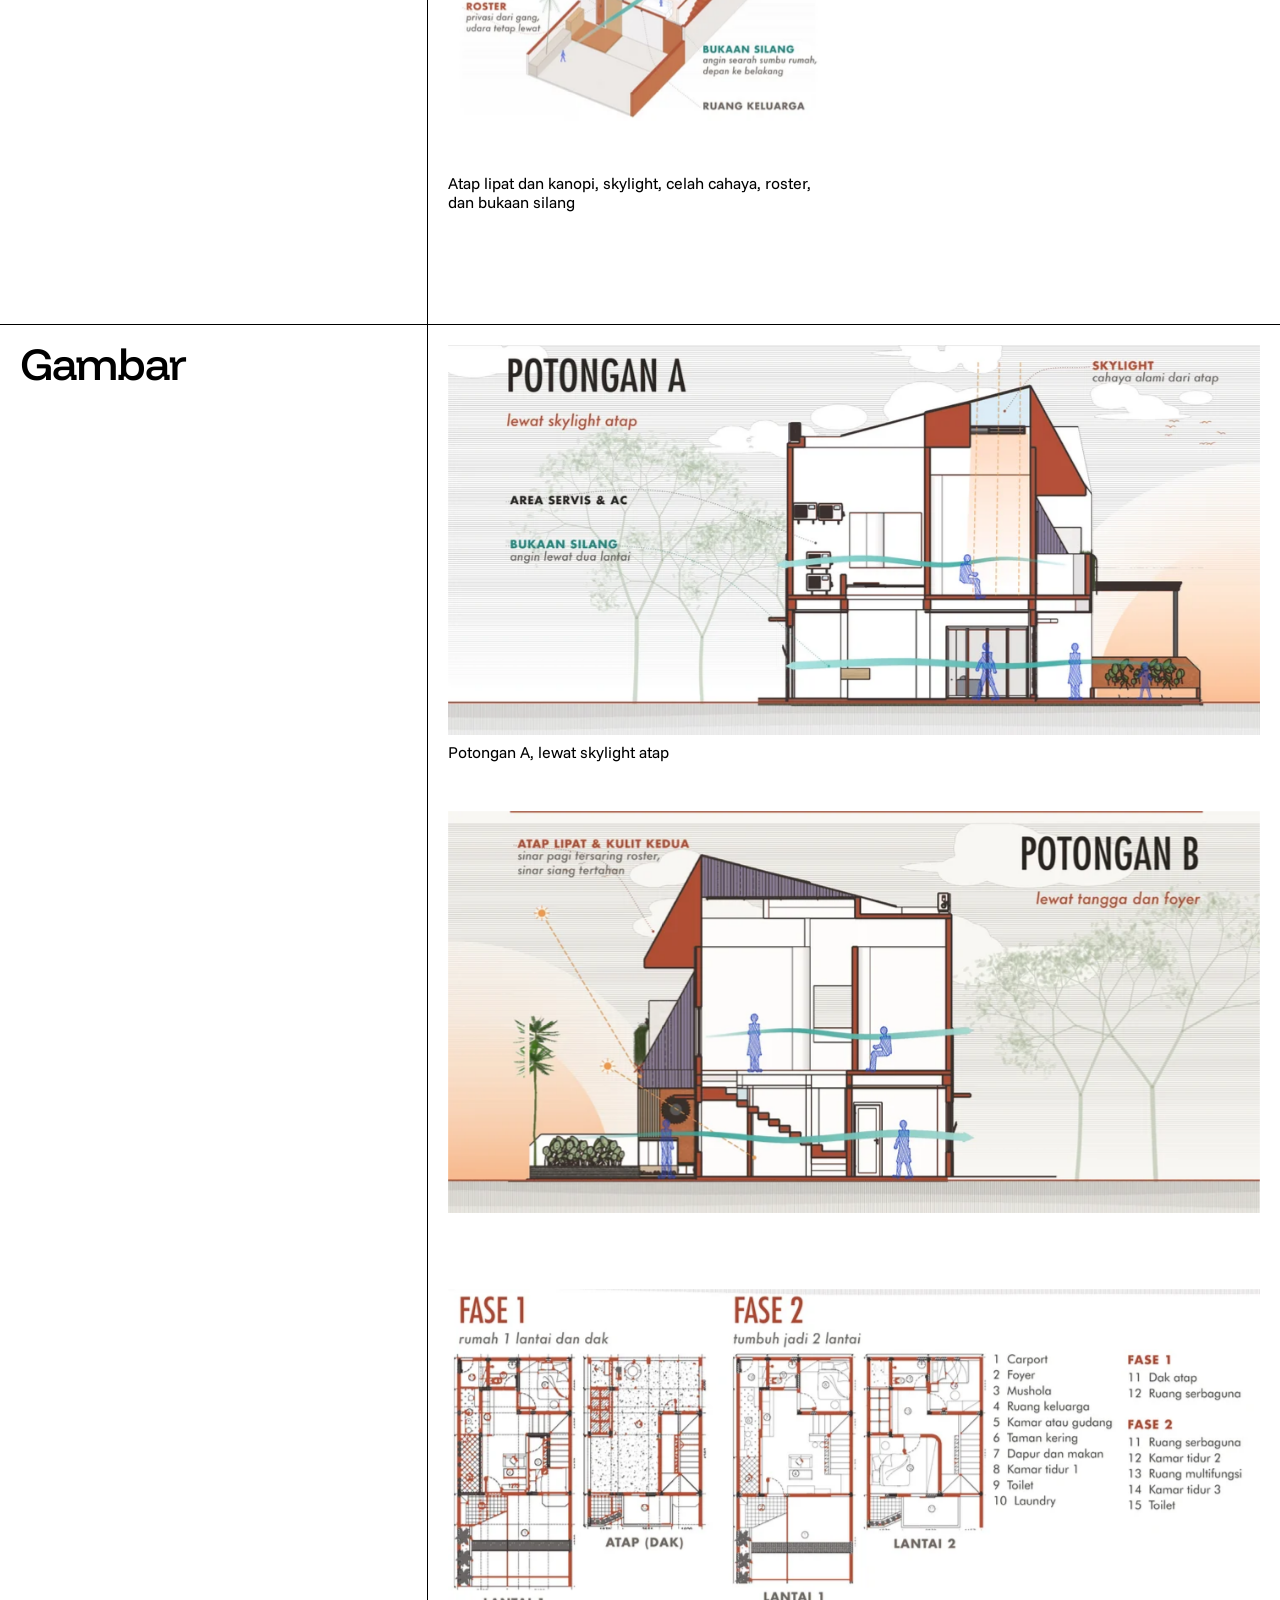
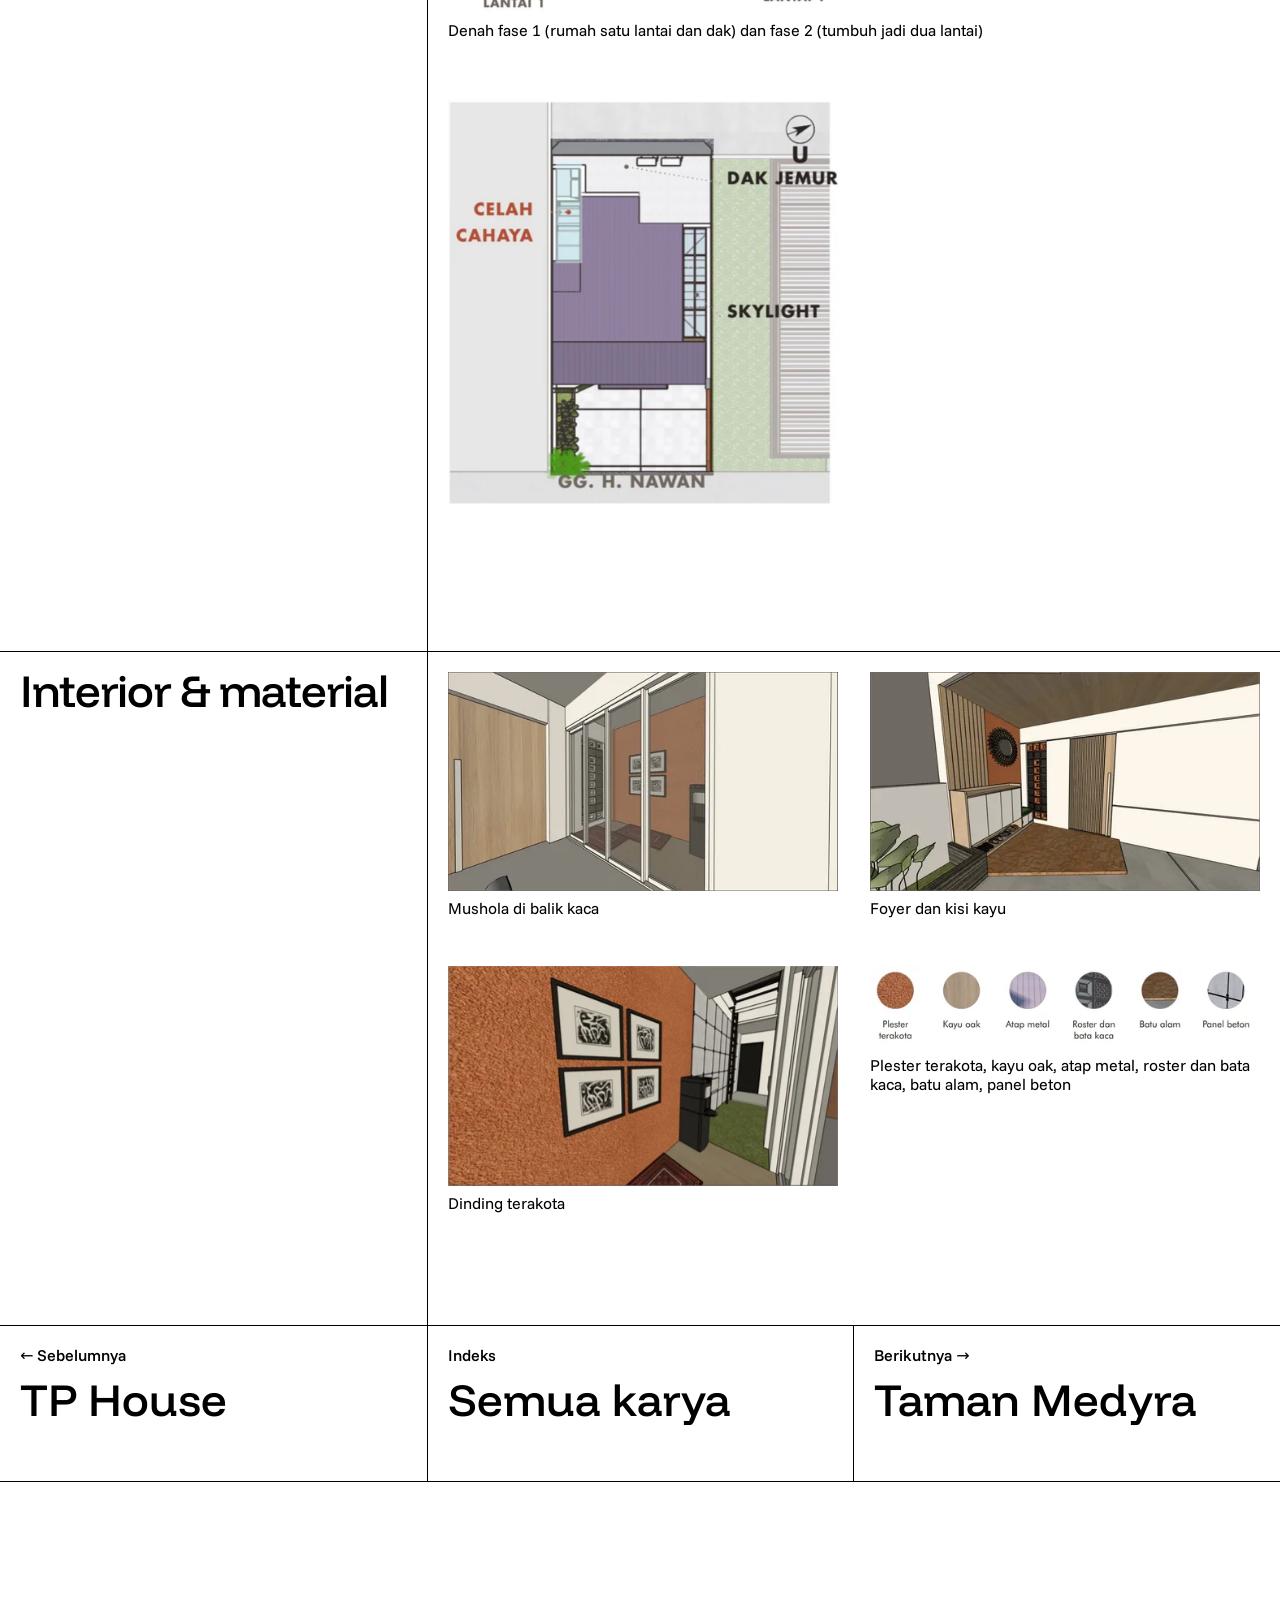
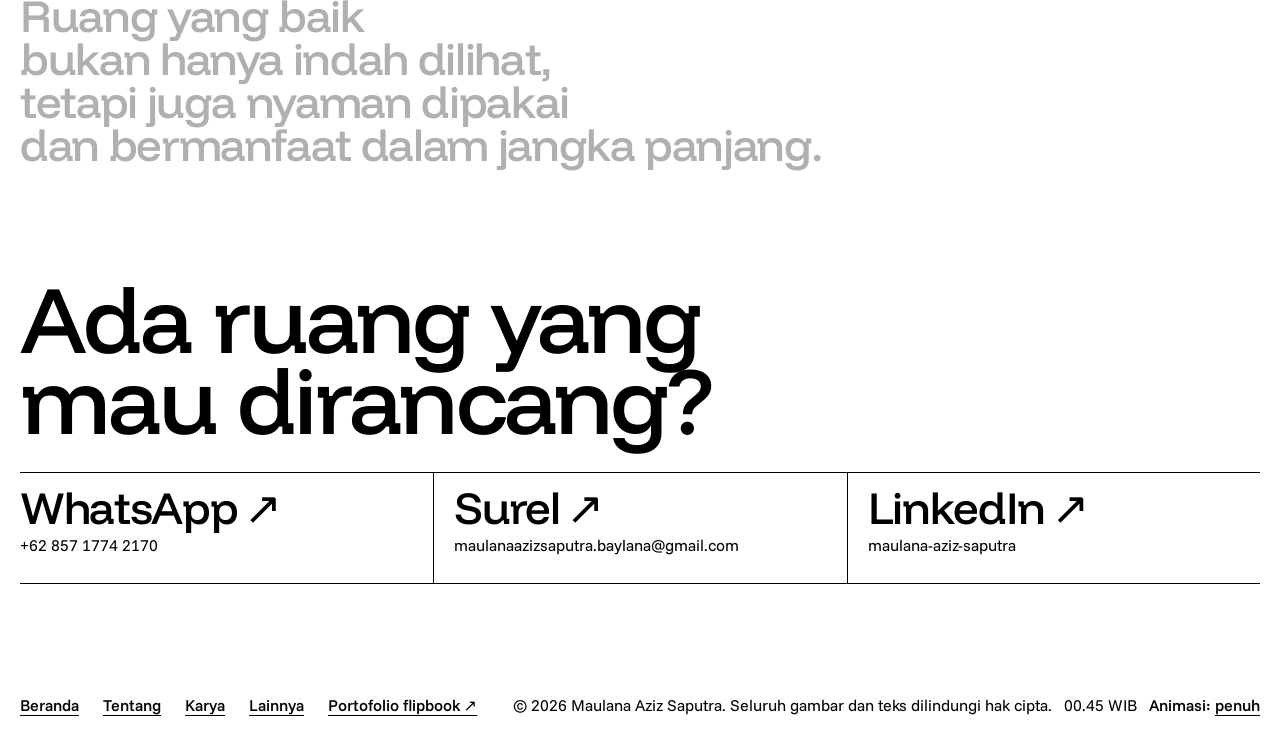
<file: docs/karya/como-house/index.html>
<!doctype html>
<html lang="id">
<head>
<meta charset="utf-8">
<meta name="viewport" content="width=device-width, initial-scale=1">
<title>Como House · Hunian | lanaspace</title>
<meta name="description" content="Como House, rumah tumbuh 80&nbsp;m² di lahan 6&nbsp;×&nbsp;12&nbsp;m di Bekasi. Celah cahaya dijaga sejak fase pertama agar lantai bawah tetap terang. Desain hunian oleh Maulana Aziz Saputra.">
<meta name="author" content="Maulana Aziz Saputra">
<link rel="canonical" href="https://maulanaazizsaputra.github.io/lanaspace/karya/como-house/">
<meta property="og:site_name" content="lanaspace">
<meta property="og:locale" content="id_ID">
<meta property="og:type" content="article">
<meta property="og:title" content="Como House · Hunian | lanaspace">
<meta property="og:description" content="Como House, rumah tumbuh 80&nbsp;m² di lahan 6&nbsp;×&nbsp;12&nbsp;m di Bekasi. Celah cahaya dijaga sejak fase pertama agar lantai bawah tetap terang. Desain hunian oleh Maulana Aziz Saputra.">
<meta property="og:url" content="https://maulanaazizsaputra.github.io/lanaspace/karya/como-house/">
<meta property="og:image" content="https://maulanaazizsaputra.github.io/lanaspace/assets/og/como-house.jpg">
<meta property="og:image:width" content="1200">
<meta property="og:image:height" content="630">
<meta name="twitter:card" content="summary_large_image">
<meta name="theme-color" content="#ffffff">
<meta name="lana-visitors" content="https://lanaspace-ad38a-default-rtdb.asia-southeast1.firebasedatabase.app">
<link rel="preconnect" href="https://lanaspace-ad38a-default-rtdb.asia-southeast1.firebasedatabase.app" crossorigin>
<link rel="icon" href="../../favicon.svg" type="image/svg+xml">
<link rel="apple-touch-icon" href="../../apple-touch-icon.png">
<link rel="preconnect" href="https://fonts.googleapis.com">
<link rel="preconnect" href="https://fonts.gstatic.com" crossorigin>
<link rel="stylesheet" href="https://fonts.googleapis.com/css2?family=Funnel+Display:wght@500&amp;family=Funnel+Sans:wght@400;500&amp;display=swap">
<link rel="stylesheet" href="../../assets/css/style.css?v=22097457">
<script>(function(d,w){var h=d.documentElement,done=function(){h.classList.remove('fonts-wait')},m;
try{m=w.localStorage.getItem('lana-animasi-v2')}catch(_){}
if(m!=='hemat')m='penuh';
h.classList.add('js','fonts-wait',m==='penuh'?'motion-full':'motion-gentle');
if(d.fonts&&d.fonts.load){Promise.all([d.fonts.load('500 1em "Funnel Display"'),d.fonts.load('400 1em "Funnel Sans"'),d.fonts.load('500 1em "Funnel Sans"')]).then(done,done);setTimeout(done,2500)}else{done()}
w.addEventListener('pagereveal',function(e){if(!e.viewTransition)return;try{var p=JSON.parse(sessionStorage.getItem('lana-vt'));
if(p&&Date.now()-p.t<5000){var W=w.innerWidth,H=w.innerHeight;h.style.setProperty('--vt-x',p.x+'px');h.style.setProperty('--vt-y',p.y+'px');
h.style.setProperty('--vt-r',Math.ceil(Math.hypot(Math.max(p.x,W-p.x),Math.max(p.y,H-p.y)))+'px')}}catch(_){}})})(document,window);</script>
<script src="../../assets/js/main.js?v=2ef345cf" defer></script>
<script type="application/ld+json">{"@context":"https://schema.org","@graph":[{"@type":"CreativeWork","name":"Como House","description":"Como House, rumah tumbuh 80 m² di lahan 6 × 12 m di Bekasi. Celah cahaya dijaga sejak fase pertama agar lantai bawah tetap terang. Desain hunian oleh Maulana Aziz Saputra.","genre":"Desain hunian","inLanguage":"id","dateCreated":"2026","contentLocation":{"@type":"Place","name":"Bekasi"},"creator":{"@id":"https://maulanaazizsaputra.github.io/lanaspace/#orang"},"url":"https://maulanaazizsaputra.github.io/lanaspace/karya/como-house/","image":"https://maulanaazizsaputra.github.io/lanaspace/assets/og/como-house.jpg"},{"@type":"Person","@id":"https://maulanaazizsaputra.github.io/lanaspace/#orang","name":"Maulana Aziz Saputra","alternateName":"Lana","jobTitle":"Desainer Arsitektur dan Interior","alumniOf":{"@type":"CollegeOrUniversity","name":"Universitas Gunadarma"},"knowsAbout":["Desain interior","Desain arsitektur","Manajemen proyek","Gambar detail","Estimasi biaya (RAB/BoQ)","Desain multimedia & produk"],"knowsLanguage":["id","en"],"url":"https://maulanaazizsaputra.github.io/lanaspace/tentang/","image":"https://maulanaazizsaputra.github.io/lanaspace/assets/img/profil/potret-960.webp","email":"mailto:maulanaazizsaputra.baylana@gmail.com","telephone":"+6285717742170","sameAs":["https://www.linkedin.com/in/maulana-aziz-saputra-90984b372"]},{"@type":"BreadcrumbList","itemListElement":[{"@type":"ListItem","position":1,"name":"Beranda","item":"https://maulanaazizsaputra.github.io/lanaspace/"},{"@type":"ListItem","position":2,"name":"Karya","item":"https://maulanaazizsaputra.github.io/lanaspace/karya/"},{"@type":"ListItem","position":3,"name":"Como House","item":"https://maulanaazizsaputra.github.io/lanaspace/karya/como-house/"}]}]}</script>
</head>
<body class="page-project">
<a class="skip" href="#isi">Langsung ke isi</a>
<a class="menu-toggle" href="../../" data-menu-open aria-label="Buka menu"><span></span><span></span><span></span></a>
<template id="menu-template"><div class="menu-stage">
  <img class="menu-stage__bg" data-menu-bg data-index="0" data-bgs='[{"src":"../../assets/img/paragon/gerbang-organik-1600.webp","srcset":"../../assets/img/paragon/gerbang-organik-480.webp 480w, ../../assets/img/paragon/gerbang-organik-960.webp 960w, ../../assets/img/paragon/gerbang-organik-1600.webp 1600w, ../../assets/img/paragon/gerbang-organik-2400.webp 2400w","label":"Paragon. Gerbang organik menuju area pajang","href":"../../karya/paragon/"},{"src":"../../assets/img/taman-medyra/gerbang-1600.webp","srcset":"../../assets/img/taman-medyra/gerbang-480.webp 480w, ../../assets/img/taman-medyra/gerbang-960.webp 960w, ../../assets/img/taman-medyra/gerbang-1600.webp 1600w, ../../assets/img/taman-medyra/gerbang-2400.webp 2400w","label":"Taman Medyra. Satu-satunya gerbang ada di sisi timur. Render tahap awal","href":"../../karya/taman-medyra/"},{"src":"../../assets/img/paragon/area-pandang-1600.webp","srcset":"../../assets/img/paragon/area-pandang-480.webp 480w, ../../assets/img/paragon/area-pandang-960.webp 960w, ../../assets/img/paragon/area-pandang-1600.webp 1600w, ../../assets/img/paragon/area-pandang-2400.webp 2400w","label":"Paragon. Area pandang, koridor yang menghadap lantai produksi","href":"../../karya/paragon/"},{"src":"../../assets/img/hong-hua-interior/selasar-1600.webp","srcset":"../../assets/img/hong-hua-interior/selasar-480.webp 480w, ../../assets/img/hong-hua-interior/selasar-960.webp 960w, ../../assets/img/hong-hua-interior/selasar-1600.webp 1600w, ../../assets/img/hong-hua-interior/selasar-1921.webp 1921w","label":"Hong Hua Mandarin: Interior. Selasar lantai 2","href":"../../karya/hong-hua-interior/"}]' sizes="100vw" alt="">
  <button type="button" class="menu-stage__close" data-menu-close>Tutup</button>
  <nav class="menu-sheet" aria-label="Menu utama">
  <a class="mcol mcol--about" href="../../tentang/" data-cursor="buka">
    <span class="mcol__head mcol__head--brand display-type" translate="no"><span class="sr-only">lanaspace</span><span class="split" aria-hidden="true"><span class="w"><span class="ch" style="--i:0">l</span><span class="ch" style="--i:1">a</span><span class="ch" style="--i:2">n</span><span class="ch" style="--i:3">a</span><span class="ch" style="--i:4">s</span><span class="ch" style="--i:5">p</span><span class="ch" style="--i:6">a</span><span class="ch" style="--i:7">c</span><span class="ch" style="--i:8">e</span></span></span><span class="sr-only">: tentang Maulana Aziz Saputra</span></span>
    <span class="mcol__arrow" aria-hidden="true">→</span>
    <span class="mcol__preview mabout" aria-hidden="true">
      <span class="mintro"><span class="mintro__name">Maulana Aziz Saputra</span><span>Arsitektur</span><span>Desain interior</span></span>
      <span class="portrait mportrait"><span class="rings" aria-hidden="true"><svg class="rings__layer" viewBox="-100 -100 200 200" style="--k:0" focusable="false"><circle r="2.5"/><circle r="5.0"/><circle r="7.5"/><circle r="10.0"/><circle r="12.5"/><circle r="15.0"/><circle r="17.5"/></svg><svg class="rings__layer" viewBox="-100 -100 200 200" style="--k:1" focusable="false"><circle r="20.0"/><circle r="22.5"/><circle r="25.0"/><circle r="27.5"/><circle r="30.0"/><circle r="32.5"/><circle r="35.0"/></svg><svg class="rings__layer" viewBox="-100 -100 200 200" style="--k:2" focusable="false"><circle r="37.5"/><circle r="40.0"/><circle r="42.5"/><circle r="45.0"/><circle r="47.5"/><circle r="50.0"/><circle r="52.5"/></svg><svg class="rings__layer" viewBox="-100 -100 200 200" style="--k:3" focusable="false"><circle r="55.0"/><circle r="57.5"/><circle r="60.0"/><circle r="62.5"/><circle r="65.0"/><circle r="67.5"/><circle r="70.0"/></svg><svg class="rings__layer" viewBox="-100 -100 200 200" style="--k:4" focusable="false"><circle r="72.5"/><circle r="75.0"/><circle r="77.5"/><circle r="80.0"/><circle r="82.5"/><circle r="85.0"/><circle r="87.5"/></svg><svg class="rings__layer" viewBox="-100 -100 200 200" style="--k:5" focusable="false"><circle r="90.0"/><circle r="92.5"/><circle r="95.0"/><circle r="97.5"/><circle r="100.0"/></svg></span><img class="portrait__img" src="../../assets/img/profil/potret-960.webp" srcset="../../assets/img/profil/potret-480.webp 480w, ../../assets/img/profil/potret-960.webp 960w" sizes="(min-width: 1024px) 30vw, 60vw" width="1080" height="1916" alt="" decoding="async"></span>
      <span class="mcontact"><span class="mcontact__group"><span class="mcontact__label">Kontak</span><span class="mcontact__value"><span class="nowrap">maulanaazizsaputra.baylana@gmail.com</span><br>+62 857 1774 2170</span></span><span class="mcontact__group"><span class="mcontact__label">Terhubung</span><span class="mcontact__value">LinkedIn</span></span><span class="mcontact__group" data-clock-group hidden><span class="mcontact__label">Waktu setempat</span><span class="mcontact__value" data-clock></span></span><span class="mcontact__group" data-visitors hidden><span class="mcontact__label">Pengunjung</span><span class="mcontact__value visitors"><span class="visitors__dot" aria-hidden="true"></span><span class="visitors__num" data-visitors-online>1</span> sedang melihat · <span class="visitors__num" data-visitors-total>0</span> total</span></span></span>
    </span>
  </a>
  <a class="mcol mcol--works" href="../../karya/" data-cursor="buka">
    <span class="mcol__head display-type"><span class="sr-only">Karya</span><span class="split" aria-hidden="true"><span class="w"><span class="ch" style="--i:0">K</span><span class="ch" style="--i:1">a</span><span class="ch" style="--i:2">r</span><span class="ch" style="--i:3">y</span><span class="ch" style="--i:4">a</span></span></span><span class="sr-only">: 8 proyek</span></span>
    <span class="mcol__arrow" aria-hidden="true">→</span>
    <span class="mcol__preview mworks" aria-hidden="true"><span class="mworks__track"><span class="mworks__set"><span class="mtile"><img class="pic" src="../../assets/img/pinakular-house/sampul-724.webp" srcset="../../assets/img/pinakular-house/sampul-480.webp 480w, ../../assets/img/pinakular-house/sampul-724.webp 724w" sizes="(min-width: 1024px) 14vw, 40vw" width="724" height="905" alt="" decoding="async"><span class="mtile__cap">Pinakular House</span></span><span class="mtile"><img class="pic" src="../../assets/img/tp-house/sampul-754.webp" srcset="../../assets/img/tp-house/sampul-480.webp 480w, ../../assets/img/tp-house/sampul-754.webp 754w" sizes="(min-width: 1024px) 14vw, 40vw" width="754" height="833" alt="" decoding="async"><span class="mtile__cap">TP House</span></span><span class="mtile"><img class="pic" src="../../assets/img/como-house/sampul-960.webp" srcset="../../assets/img/como-house/sampul-480.webp 480w, ../../assets/img/como-house/sampul-960.webp 960w" sizes="(min-width: 1024px) 14vw, 40vw" width="1013" height="1142" alt="" decoding="async"><span class="mtile__cap">Como House</span></span><span class="mtile"><img class="pic" src="../../assets/img/taman-medyra/sampul-960.webp" srcset="../../assets/img/taman-medyra/sampul-480.webp 480w, ../../assets/img/taman-medyra/sampul-960.webp 960w, ../../assets/img/taman-medyra/sampul-1280.webp 1280w" sizes="(min-width: 1024px) 14vw, 40vw" width="1280" height="720" alt="" decoding="async"><span class="mtile__cap">Taman Medyra</span></span><span class="mtile"><img class="pic" src="../../assets/img/hong-hua-arsitektur/sampul-960.webp" srcset="../../assets/img/hong-hua-arsitektur/sampul-480.webp 480w, ../../assets/img/hong-hua-arsitektur/sampul-960.webp 960w, ../../assets/img/hong-hua-arsitektur/sampul-1600.webp 1600w" sizes="(min-width: 1024px) 14vw, 40vw" width="1774" height="1495" alt="" decoding="async"><span class="mtile__cap">Hong Hua Mandarin: Arsitektur</span></span><span class="mtile"><img class="pic" src="../../assets/img/bank-mandiri-syariah/sampul-746.webp" srcset="../../assets/img/bank-mandiri-syariah/sampul-480.webp 480w, ../../assets/img/bank-mandiri-syariah/sampul-746.webp 746w" sizes="(min-width: 1024px) 14vw, 40vw" width="746" height="497" alt="" decoding="async"><span class="mtile__cap">Bank Mandiri Syariah</span></span><span class="mtile"><img class="pic" src="../../assets/img/hong-hua-interior/sampul-865.webp" srcset="../../assets/img/hong-hua-interior/sampul-480.webp 480w, ../../assets/img/hong-hua-interior/sampul-865.webp 865w" sizes="(min-width: 1024px) 14vw, 40vw" width="865" height="1081" alt="" decoding="async"><span class="mtile__cap">Hong Hua Mandarin: Interior</span></span><span class="mtile"><img class="pic" src="../../assets/img/paragon/sampul-960.webp" srcset="../../assets/img/paragon/sampul-480.webp 480w, ../../assets/img/paragon/sampul-960.webp 960w" sizes="(min-width: 1024px) 14vw, 40vw" width="979" height="1305" alt="" decoding="async"><span class="mtile__cap">Paragon</span></span></span><span class="mworks__set"><span class="mtile"><img class="pic" src="../../assets/img/pinakular-house/sampul-724.webp" srcset="../../assets/img/pinakular-house/sampul-480.webp 480w, ../../assets/img/pinakular-house/sampul-724.webp 724w" sizes="(min-width: 1024px) 14vw, 40vw" width="724" height="905" alt="" decoding="async"><span class="mtile__cap">Pinakular House</span></span><span class="mtile"><img class="pic" src="../../assets/img/tp-house/sampul-754.webp" srcset="../../assets/img/tp-house/sampul-480.webp 480w, ../../assets/img/tp-house/sampul-754.webp 754w" sizes="(min-width: 1024px) 14vw, 40vw" width="754" height="833" alt="" decoding="async"><span class="mtile__cap">TP House</span></span><span class="mtile"><img class="pic" src="../../assets/img/como-house/sampul-960.webp" srcset="../../assets/img/como-house/sampul-480.webp 480w, ../../assets/img/como-house/sampul-960.webp 960w" sizes="(min-width: 1024px) 14vw, 40vw" width="1013" height="1142" alt="" decoding="async"><span class="mtile__cap">Como House</span></span><span class="mtile"><img class="pic" src="../../assets/img/taman-medyra/sampul-960.webp" srcset="../../assets/img/taman-medyra/sampul-480.webp 480w, ../../assets/img/taman-medyra/sampul-960.webp 960w, ../../assets/img/taman-medyra/sampul-1280.webp 1280w" sizes="(min-width: 1024px) 14vw, 40vw" width="1280" height="720" alt="" decoding="async"><span class="mtile__cap">Taman Medyra</span></span><span class="mtile"><img class="pic" src="../../assets/img/hong-hua-arsitektur/sampul-960.webp" srcset="../../assets/img/hong-hua-arsitektur/sampul-480.webp 480w, ../../assets/img/hong-hua-arsitektur/sampul-960.webp 960w, ../../assets/img/hong-hua-arsitektur/sampul-1600.webp 1600w" sizes="(min-width: 1024px) 14vw, 40vw" width="1774" height="1495" alt="" decoding="async"><span class="mtile__cap">Hong Hua Mandarin: Arsitektur</span></span><span class="mtile"><img class="pic" src="../../assets/img/bank-mandiri-syariah/sampul-746.webp" srcset="../../assets/img/bank-mandiri-syariah/sampul-480.webp 480w, ../../assets/img/bank-mandiri-syariah/sampul-746.webp 746w" sizes="(min-width: 1024px) 14vw, 40vw" width="746" height="497" alt="" decoding="async"><span class="mtile__cap">Bank Mandiri Syariah</span></span><span class="mtile"><img class="pic" src="../../assets/img/hong-hua-interior/sampul-865.webp" srcset="../../assets/img/hong-hua-interior/sampul-480.webp 480w, ../../assets/img/hong-hua-interior/sampul-865.webp 865w" sizes="(min-width: 1024px) 14vw, 40vw" width="865" height="1081" alt="" decoding="async"><span class="mtile__cap">Hong Hua Mandarin: Interior</span></span><span class="mtile"><img class="pic" src="../../assets/img/paragon/sampul-960.webp" srcset="../../assets/img/paragon/sampul-480.webp 480w, ../../assets/img/paragon/sampul-960.webp 960w" sizes="(min-width: 1024px) 14vw, 40vw" width="979" height="1305" alt="" decoding="async"><span class="mtile__cap">Paragon</span></span></span></span></span>
  </a>
  <a class="mcol mcol--more" href="../../lainnya/" data-cursor="buka">
    <span class="mcol__head display-type"><span class="sr-only">Lainnya</span><span class="split" aria-hidden="true"><span class="w"><span class="ch" style="--i:0">L</span><span class="ch" style="--i:1">a</span><span class="ch" style="--i:2">i</span><span class="ch" style="--i:3">n</span><span class="ch" style="--i:4">n</span><span class="ch" style="--i:5">y</span><span class="ch" style="--i:6">a</span></span></span><span class="sr-only">: gambar kerja dan sketsa tangan</span></span>
    <span class="mcol__arrow" aria-hidden="true">→</span>
    <span class="mcol__preview mmore" aria-hidden="true">
      <span class="mmore__panel"><img class="pic" src="../../assets/img/sketsa/panel-751.webp" srcset="../../assets/img/sketsa/panel-480.webp 480w, ../../assets/img/sketsa/panel-751.webp 751w" sizes="(min-width: 1024px) 22vw, 70vw" width="751" height="939" alt="" decoding="async"></span>
      <span class="mmore__text">Cara tercepat saya membaca suasana ruang.</span>
    </span>
  </a>
</nav>
  <a class="menu-stage__cap" href="../../karya/paragon/" data-menu-cap><span class="menu-stage__cap-label">Foto latar</span> <span data-cap-text>Paragon. Gerbang organik menuju area pajang</span></a>
  <button type="button" class="motion-toggle" data-motion-toggle hidden>Animasi: <span class="motion-toggle__state">penuh</span></button>
</div></template>
<main id="isi">
<article class="project">
  <p class="page-title page-title--link display-type"><a href="../../karya/" data-cursor="semua karya"><span class="sr-only">Karya</span><span class="split" aria-hidden="true"><span class="w"><span class="ch" style="--i:0">K</span><span class="ch" style="--i:1">a</span><span class="ch" style="--i:2">r</span><span class="ch" style="--i:3">y</span><span class="ch" style="--i:4">a</span></span></span></a></p>
  <header class="project-head">
    <p class="project-head__no" data-reveal>03 / 08 · Hunian</p>
    <h1 class="project-head__title display-type"><span class="sr-only">Como House</span><span class="split" aria-hidden="true"><span class="w"><span class="ch" style="--i:0">C</span><span class="ch" style="--i:1">o</span><span class="ch" style="--i:2">m</span><span class="ch" style="--i:3">o</span></span> <span class="w"><span class="ch" style="--i:4">H</span><span class="ch" style="--i:5">o</span><span class="ch" style="--i:6">u</span><span class="ch" style="--i:7">s</span><span class="ch" style="--i:8">e</span></span></span></h1>
  </header>
  <div class="project-intro project-intro--1">
    <figure class="fig project-intro__hero">
      <a class="fig__zoom" href="../../assets/img/como-house/hero-960.webp" data-zoom data-caption="Fasad dengan atap lipat yang turun menjadi wajah rumah" data-cursor="perbesar" data-reveal="iris"><span class="pic-mask"><img class="pic" src="../../assets/img/como-house/hero-960.webp" srcset="../../assets/img/como-house/hero-480.webp 480w, ../../assets/img/como-house/hero-960.webp 960w" sizes="(min-width: 700px) calc(50vw - 25px), calc(100vw - 40px)" width="1013" height="1142" alt="Como House: Fasad dengan atap lipat yang turun menjadi wajah rumah" fetchpriority="high" decoding="async"></span></a>
      <figcaption data-reveal>Fasad dengan atap lipat yang turun menjadi wajah rumah</figcaption>
    </figure>
    <div class="project-intro__text">
      <p class="lede lede--intro" data-reveal>Rumah yang tumbuh satu lantai tanpa kehilangan cahaya dan udara.</p>
      <dl class="meta-row"><div data-reveal><dt>Tipe</dt><dd>Desain hunian</dd></div><div data-reveal><dt>Program</dt><dd>Rumah tumbuh</dd></div><div data-reveal><dt>Tahun</dt><dd>2026</dd></div><div data-reveal><dt>Luas</dt><dd>80&nbsp;m²</dd></div><div data-reveal><dt>Lahan</dt><dd>6&nbsp;×&nbsp;12&nbsp;m</dd></div><div data-reveal><dt>Lokasi</dt><dd>Bekasi</dd></div></dl>
    </div>
  </div>
<section class="row" id="konsep" aria-labelledby="h-konsep">
  <div class="row__head"><div class="row__sticky">
    <h2 class="heading-sm display-type" id="h-konsep" data-reveal>Konsep</h2>
    <p data-reveal class="concept display-type" aria-label="Como, dari kata Compact &amp; modern"><span>Compact &amp; modern</span><span>→ Como</span></p>
    
    <div class="prose" data-reveal><p>COMO diambil dari compact dan modern. Lahan 6&nbsp;×&nbsp;12&nbsp;m diolah ringkas tanpa ruang terbuang, dengan garis modern yang bersih dan tenang. Rumah boleh tumbuh dari satu menjadi dua lantai, tetapi celah cahayanya tetap dijaga sejak fase pertama.</p></div>
    <dl data-reveal class="notes"><div><dt>Tumbuh bertahap</dt><dd>Satu lalu dua lantai</dd></div><div><dt>Celah cahaya</dt><dd>Dijaga sejak fase awal</dd></div><div><dt>Atap lipat</dt><dd>Turun jadi wajah fasad</dd></div></dl>
  </div></div>
  <div class="row__body">
    <div class="figs">
<figure class="fig fig--2">
  <a class="fig__zoom" href="../../assets/img/como-house/konsep-1540.webp" data-zoom data-caption="Fase 1, fase 2, dan celah cahaya di lahan 6&nbsp;×&nbsp;12&nbsp;m" data-cursor="perbesar" data-reveal="iris"><span class="pic-mask"><img class="pic" src="../../assets/img/como-house/konsep-960.webp" srcset="../../assets/img/como-house/konsep-480.webp 480w, ../../assets/img/como-house/konsep-960.webp 960w, ../../assets/img/como-house/konsep-1540.webp 1540w" sizes="(min-width: 1100px) calc(66.6vw - 41px), calc(100vw - 40px)" width="1540" height="832" alt="Como House: Fase 1, fase 2, dan celah cahaya di lahan 6&nbsp;×&nbsp;12&nbsp;m" loading="lazy" decoding="async"></span></a>
  <figcaption data-reveal>Fase 1, fase 2, dan celah cahaya di lahan 6&nbsp;×&nbsp;12&nbsp;m</figcaption>
</figure>
    </div>
  </div>
</section>
<section class="row" id="proses-desain" aria-labelledby="h-proses-desain">
  <div class="row__head"><div class="row__sticky">
    <h2 class="heading-sm display-type" id="h-proses-desain" data-reveal>Proses desain</h2>
    
    <p class="lede" data-reveal>Bagaimana rumah bertambah satu lantai tanpa membuat lantai bawah gelap?</p>
    
    <dl data-reveal class="notes"><div><dt>Tapak</dt><dd>Sempit, rapat kiri kanan</dd></div><div><dt>Matahari</dt><dd>Pagi dari depan</dd></div><div><dt>Angin</dt><dd>Searah sumbu rumah</dd></div></dl>
  </div></div>
  <div class="row__body">
    <div class="figs">
<figure class="fig fig--2">
  <a class="fig__zoom" href="../../assets/img/como-house/tapak-1864.webp" data-zoom data-caption="Tapak di Gg. H. Nawan: tetangga rapat, lahan terbuka di depan, angin Juni–Agustus dari depan dan Desember–Februari dari belakang" data-cursor="perbesar" data-reveal="iris"><span class="pic-mask"><img class="pic" src="../../assets/img/como-house/tapak-960.webp" srcset="../../assets/img/como-house/tapak-480.webp 480w, ../../assets/img/como-house/tapak-960.webp 960w, ../../assets/img/como-house/tapak-1600.webp 1600w, ../../assets/img/como-house/tapak-1864.webp 1864w" sizes="(min-width: 1100px) calc(66.6vw - 41px), calc(100vw - 40px)" width="1864" height="1080" alt="Como House: Tapak di Gg. H. Nawan: tetangga rapat, lahan terbuka di depan, angin Juni–Agustus dari depan dan Desember–Februari dari belakang" loading="lazy" decoding="async"></span></a>
  <figcaption data-reveal>Tapak di Gg. H. Nawan: tetangga rapat, lahan terbuka di depan, angin Juni–Agustus dari depan dan Desember–Februari dari belakang</figcaption>
</figure>
<figure class="fig fig--2">
  <a class="fig__zoom" href="../../assets/img/como-house/fase-2320.webp" data-zoom data-caption="Fase 1, cahaya turun ke taman kering. Fase 2 dengan celah ditutup, lantai bawah gelap. Fase 2 dengan celah dijaga, cahaya turun lewat skylight" data-cursor="perbesar" data-reveal="iris"><span class="pic-mask"><img class="pic" src="../../assets/img/como-house/fase-960.webp" srcset="../../assets/img/como-house/fase-480.webp 480w, ../../assets/img/como-house/fase-960.webp 960w, ../../assets/img/como-house/fase-1600.webp 1600w, ../../assets/img/como-house/fase-2320.webp 2320w" sizes="(min-width: 1100px) calc(66.6vw - 41px), calc(100vw - 40px)" width="2320" height="808" alt="Como House: Fase 1, cahaya turun ke taman kering. Fase 2 dengan celah ditutup, lantai bawah gelap. Fase 2 dengan celah dijaga, cahaya turun lewat skylight" loading="lazy" decoding="async"></span></a>
  <figcaption data-reveal>Fase 1, cahaya turun ke taman kering. Fase 2 dengan celah ditutup, lantai bawah gelap. Fase 2 dengan celah dijaga, cahaya turun lewat skylight</figcaption>
</figure>
    </div>
  </div>
</section>
<section class="row" id="aksonometri" aria-labelledby="h-aksonometri">
  <div class="row__head"><div class="row__sticky">
    <h2 class="heading-sm display-type" id="h-aksonometri" data-reveal>Aksonometri</h2>
    
    
    
    <dl data-reveal class="notes"><div><dt>Gagasan</dt><dd>Celah selebar sekitar satu meter dijaga sejak fase pertama.</dd></div><div><dt>Hasil</dt><dd>Lantai bawah tetap terang setelah rumah tumbuh.</dd></div><div><dt>Karakter</dt><dd>Tenang, rapi, cozy, dewasa, nggak ribet, timeless.</dd></div></dl>
  </div></div>
  <div class="row__body">
    <div class="figs">
<figure class="fig">
  <a class="fig__zoom" href="../../assets/img/como-house/aksonometri-1740.webp" data-zoom data-caption="Atap lipat dan kanopi, skylight, celah cahaya, roster, dan bukaan silang" data-cursor="perbesar" data-reveal="iris"><span class="pic-mask"><img class="pic" src="../../assets/img/como-house/aksonometri-960.webp" srcset="../../assets/img/como-house/aksonometri-480.webp 480w, ../../assets/img/como-house/aksonometri-960.webp 960w, ../../assets/img/como-house/aksonometri-1600.webp 1600w, ../../assets/img/como-house/aksonometri-1740.webp 1740w" sizes="(min-width: 1100px) calc(33.3vw - 37px), (min-width: 700px) calc(50vw - 37px), calc(100vw - 40px)" width="1740" height="2176" alt="Como House: Atap lipat dan kanopi, skylight, celah cahaya, roster, dan bukaan silang" loading="lazy" decoding="async"></span></a>
  <figcaption data-reveal>Atap lipat dan kanopi, skylight, celah cahaya, roster, dan bukaan silang</figcaption>
</figure>
    </div>
  </div>
</section>
<section class="row" id="gambar" aria-labelledby="h-gambar">
  <div class="row__head"><div class="row__sticky">
    <h2 class="heading-sm display-type" id="h-gambar" data-reveal>Gambar</h2>
    
    
    
    
  </div></div>
  <div class="row__body">
    <div class="figs">
<figure class="fig fig--2">
  <a class="fig__zoom" href="../../assets/img/como-house/potongan-a-2400.webp" data-zoom data-caption="Potongan A, lewat skylight atap" data-cursor="perbesar" data-reveal="iris"><span class="pic-mask"><img class="pic" src="../../assets/img/como-house/potongan-a-960.webp" srcset="../../assets/img/como-house/potongan-a-480.webp 480w, ../../assets/img/como-house/potongan-a-960.webp 960w, ../../assets/img/como-house/potongan-a-1600.webp 1600w, ../../assets/img/como-house/potongan-a-2400.webp 2400w" sizes="(min-width: 1100px) calc(66.6vw - 41px), calc(100vw - 40px)" width="2401" height="1153" alt="Como House: Potongan A, lewat skylight atap" loading="lazy" decoding="async"></span></a>
  <figcaption data-reveal>Potongan A, lewat skylight atap</figcaption>
</figure>
<figure class="fig fig--2">
  <a class="fig__zoom" href="../../assets/img/como-house/potongan-b-2400.webp" data-zoom data-caption="Potongan B, lewat tangga dan foyer" data-cursor="perbesar" data-reveal="iris"><span class="pic-mask"><img class="pic" src="../../assets/img/como-house/potongan-b-960.webp" srcset="../../assets/img/como-house/potongan-b-480.webp 480w, ../../assets/img/como-house/potongan-b-960.webp 960w, ../../assets/img/como-house/potongan-b-1600.webp 1600w, ../../assets/img/como-house/potongan-b-2400.webp 2400w" sizes="(min-width: 1100px) calc(66.6vw - 41px), calc(100vw - 40px)" width="2400" height="1189" alt="Como House: Potongan B, lewat tangga dan foyer" loading="lazy" decoding="async"></span></a>
  <figcaption data-reveal>Potongan B, lewat tangga dan foyer</figcaption>
</figure>
<figure class="fig fig--2">
  <a class="fig__zoom" href="../../assets/img/como-house/denah-2400.webp" data-zoom data-caption="Denah fase 1 (rumah satu lantai dan dak) dan fase 2 (tumbuh jadi dua lantai)" data-cursor="perbesar" data-reveal="iris"><span class="pic-mask"><img class="pic" src="../../assets/img/como-house/denah-960.webp" srcset="../../assets/img/como-house/denah-480.webp 480w, ../../assets/img/como-house/denah-960.webp 960w, ../../assets/img/como-house/denah-1600.webp 1600w, ../../assets/img/como-house/denah-2400.webp 2400w" sizes="(min-width: 1100px) calc(66.6vw - 41px), calc(100vw - 40px)" width="2401" height="957" alt="Como House: Denah fase 1 (rumah satu lantai dan dak) dan fase 2 (tumbuh jadi dua lantai)" loading="lazy" decoding="async"></span></a>
  <figcaption data-reveal>Denah fase 1 (rumah satu lantai dan dak) dan fase 2 (tumbuh jadi dua lantai)</figcaption>
</figure>
<figure class="fig">
  <a class="fig__zoom" href="../../assets/img/como-house/tampak-atap-652.webp" data-zoom data-caption="Tampak atap" data-cursor="perbesar" data-reveal="iris"><span class="pic-mask"><img class="pic" src="../../assets/img/como-house/tampak-atap-652.webp" srcset="../../assets/img/como-house/tampak-atap-480.webp 480w, ../../assets/img/como-house/tampak-atap-652.webp 652w" sizes="(min-width: 1100px) calc(33.3vw - 37px), (min-width: 700px) calc(50vw - 37px), calc(100vw - 40px)" width="652" height="708" alt="Como House: Tampak atap" loading="lazy" decoding="async"></span></a>
  <figcaption data-reveal>Tampak atap</figcaption>
</figure>
    </div>
  </div>
</section>
<section class="row" id="interior" aria-labelledby="h-interior">
  <div class="row__head"><div class="row__sticky">
    <h2 class="heading-sm display-type" id="h-interior" data-reveal>Interior &amp; material</h2>
    
    
    
    
  </div></div>
  <div class="row__body">
    <div class="figs">
<figure class="fig">
  <a class="fig__zoom" href="../../assets/img/como-house/mushola-960.webp" data-zoom data-caption="Mushola di balik kaca" data-cursor="perbesar" data-reveal="iris"><span class="pic-mask"><img class="pic" src="../../assets/img/como-house/mushola-960.webp" srcset="../../assets/img/como-house/mushola-480.webp 480w, ../../assets/img/como-house/mushola-960.webp 960w" sizes="(min-width: 1100px) calc(33.3vw - 37px), (min-width: 700px) calc(50vw - 37px), calc(100vw - 40px)" width="1061" height="596" alt="Como House: Mushola di balik kaca" loading="lazy" decoding="async"></span></a>
  <figcaption data-reveal>Mushola di balik kaca</figcaption>
</figure>
<figure class="fig">
  <a class="fig__zoom" href="../../assets/img/como-house/foyer-960.webp" data-zoom data-caption="Foyer dan kisi kayu" data-cursor="perbesar" data-reveal="iris"><span class="pic-mask"><img class="pic" src="../../assets/img/como-house/foyer-960.webp" srcset="../../assets/img/como-house/foyer-480.webp 480w, ../../assets/img/como-house/foyer-960.webp 960w" sizes="(min-width: 1100px) calc(33.3vw - 37px), (min-width: 700px) calc(50vw - 37px), calc(100vw - 40px)" width="1061" height="596" alt="Como House: Foyer dan kisi kayu" loading="lazy" decoding="async"></span></a>
  <figcaption data-reveal>Foyer dan kisi kayu</figcaption>
</figure>
<figure class="fig">
  <a class="fig__zoom" href="../../assets/img/como-house/dinding-terakota-960.webp" data-zoom data-caption="Dinding terakota" data-cursor="perbesar" data-reveal="iris"><span class="pic-mask"><img class="pic" src="../../assets/img/como-house/dinding-terakota-960.webp" srcset="../../assets/img/como-house/dinding-terakota-480.webp 480w, ../../assets/img/como-house/dinding-terakota-960.webp 960w" sizes="(min-width: 1100px) calc(33.3vw - 37px), (min-width: 700px) calc(50vw - 37px), calc(100vw - 40px)" width="1061" height="596" alt="Como House: Dinding terakota" loading="lazy" decoding="async"></span></a>
  <figcaption data-reveal>Dinding terakota</figcaption>
</figure>
<figure class="fig">
  <a class="fig__zoom" href="../../assets/img/como-house/material-1540.webp" data-zoom data-caption="Plester terakota, kayu oak, atap metal, roster dan bata kaca, batu alam, panel beton" data-cursor="perbesar" data-reveal="iris"><span class="pic-mask"><img class="pic" src="../../assets/img/como-house/material-960.webp" srcset="../../assets/img/como-house/material-480.webp 480w, ../../assets/img/como-house/material-960.webp 960w, ../../assets/img/como-house/material-1540.webp 1540w" sizes="(min-width: 1100px) calc(33.3vw - 37px), (min-width: 700px) calc(50vw - 37px), calc(100vw - 40px)" width="1540" height="324" alt="Como House: Plester terakota, kayu oak, atap metal, roster dan bata kaca, batu alam, panel beton" loading="lazy" decoding="async"></span></a>
  <figcaption data-reveal>Plester terakota, kayu oak, atap metal, roster dan bata kaca, batu alam, panel beton</figcaption>
</figure>
    </div>
  </div>
</section>
</article>
<nav class="pager" aria-label="Proyek lain">
  <div class="pager__cell"><a class="pager__link inv" href="../../karya/tp-house/" rel="prev" data-preview="../../assets/img/tp-house/sampul-480.webp"><span class="label">← Sebelumnya</span><span class="pager__title display-type">TP House</span></a></div>
  <div class="pager__cell"><a class="pager__link inv" href="../../karya/"><span class="label">Indeks</span><span class="pager__title display-type">Semua karya</span></a></div>
  <div class="pager__cell"><a class="pager__link inv" href="../../karya/taman-medyra/" rel="next" data-preview="../../assets/img/taman-medyra/sampul-480.webp"><span class="label">Berikutnya →</span><span class="pager__title display-type">Taman Medyra</span></a></div>
</nav>
</main>
<footer class="site-footer">
  <p class="manifesto display-type" data-fill><span class="mline"><span class="mw">Ruang</span> <span class="mw">yang</span> <span class="mw">baik</span></span> <span class="mline"><span class="mw">bukan</span> <span class="mw">hanya</span> <span class="mw">indah</span> <span class="mw">dilihat,</span></span> <span class="mline"><span class="mw">tetapi</span> <span class="mw">juga</span> <span class="mw">nyaman</span> <span class="mw">dipakai</span></span> <span class="mline"><span class="mw">dan</span> <span class="mw">bermanfaat</span> <span class="mw">dalam</span> <span class="mw">jangka</span> <span class="mw">panjang.</span></span></p>
  <section class="cta" aria-labelledby="h-cta">
    <h2 class="cta__title display-type" id="h-cta" data-reveal>Ada ruang yang mau dirancang?</h2>
    <ul class="cta__list"><li data-reveal><a class="cta__link inv" href="https://wa.me/6285717742170" rel="noopener"><span class="cta__name display-type">WhatsApp<span class="cta__arrow" aria-hidden="true">↗</span></span><span class="cta__value">+62 857 1774 2170</span></a></li><li data-reveal><a class="cta__link inv" href="mailto:maulanaazizsaputra.baylana@gmail.com"><span class="cta__name display-type">Surel<span class="cta__arrow" aria-hidden="true">↗</span></span><span class="cta__value"><span class="nowrap">maulanaazizsaputra.baylana@gmail.com</span></span></a></li><li data-reveal><a class="cta__link inv" href="https://www.linkedin.com/in/maulana-aziz-saputra-90984b372" rel="me noopener"><span class="cta__name display-type">LinkedIn<span class="cta__arrow" aria-hidden="true">↗</span></span><span class="cta__value">maulana-aziz-saputra</span></a></li></ul>
  </section>
  <div class="footer-end">
    <nav class="footer-nav" aria-label="Halaman"><a class="link" href="../../">Beranda</a><a class="link" href="../../tentang/">Tentang</a><a class="link" href="../../karya/">Karya</a><a class="link" href="../../lainnya/">Lainnya</a><a class="link" href="https://heyzine.com/flip-book/c3bf3d2d7f.html" target="_blank" rel="noopener">Portofolio flipbook<span class="ext" aria-hidden="true">↗</span><span class="sr-only"> (membuka tab baru)</span></a></nav>
    <p class="legal">© 2026 Maulana Aziz Saputra. Seluruh gambar dan teks dilindungi hak cipta.<span class="clock" data-clock hidden></span><span class="visitors" data-visitors hidden><span class="visitors__dot" aria-hidden="true"></span><span class="visitors__num" data-visitors-online>1</span> sedang melihat · <span class="visitors__num" data-visitors-total>0</span> pengunjung</span><button type="button" class="motion-toggle" data-motion-toggle hidden>Animasi: <span class="motion-toggle__state">penuh</span></button></p>
  </div>
</footer>
</body>
</html>
</file>
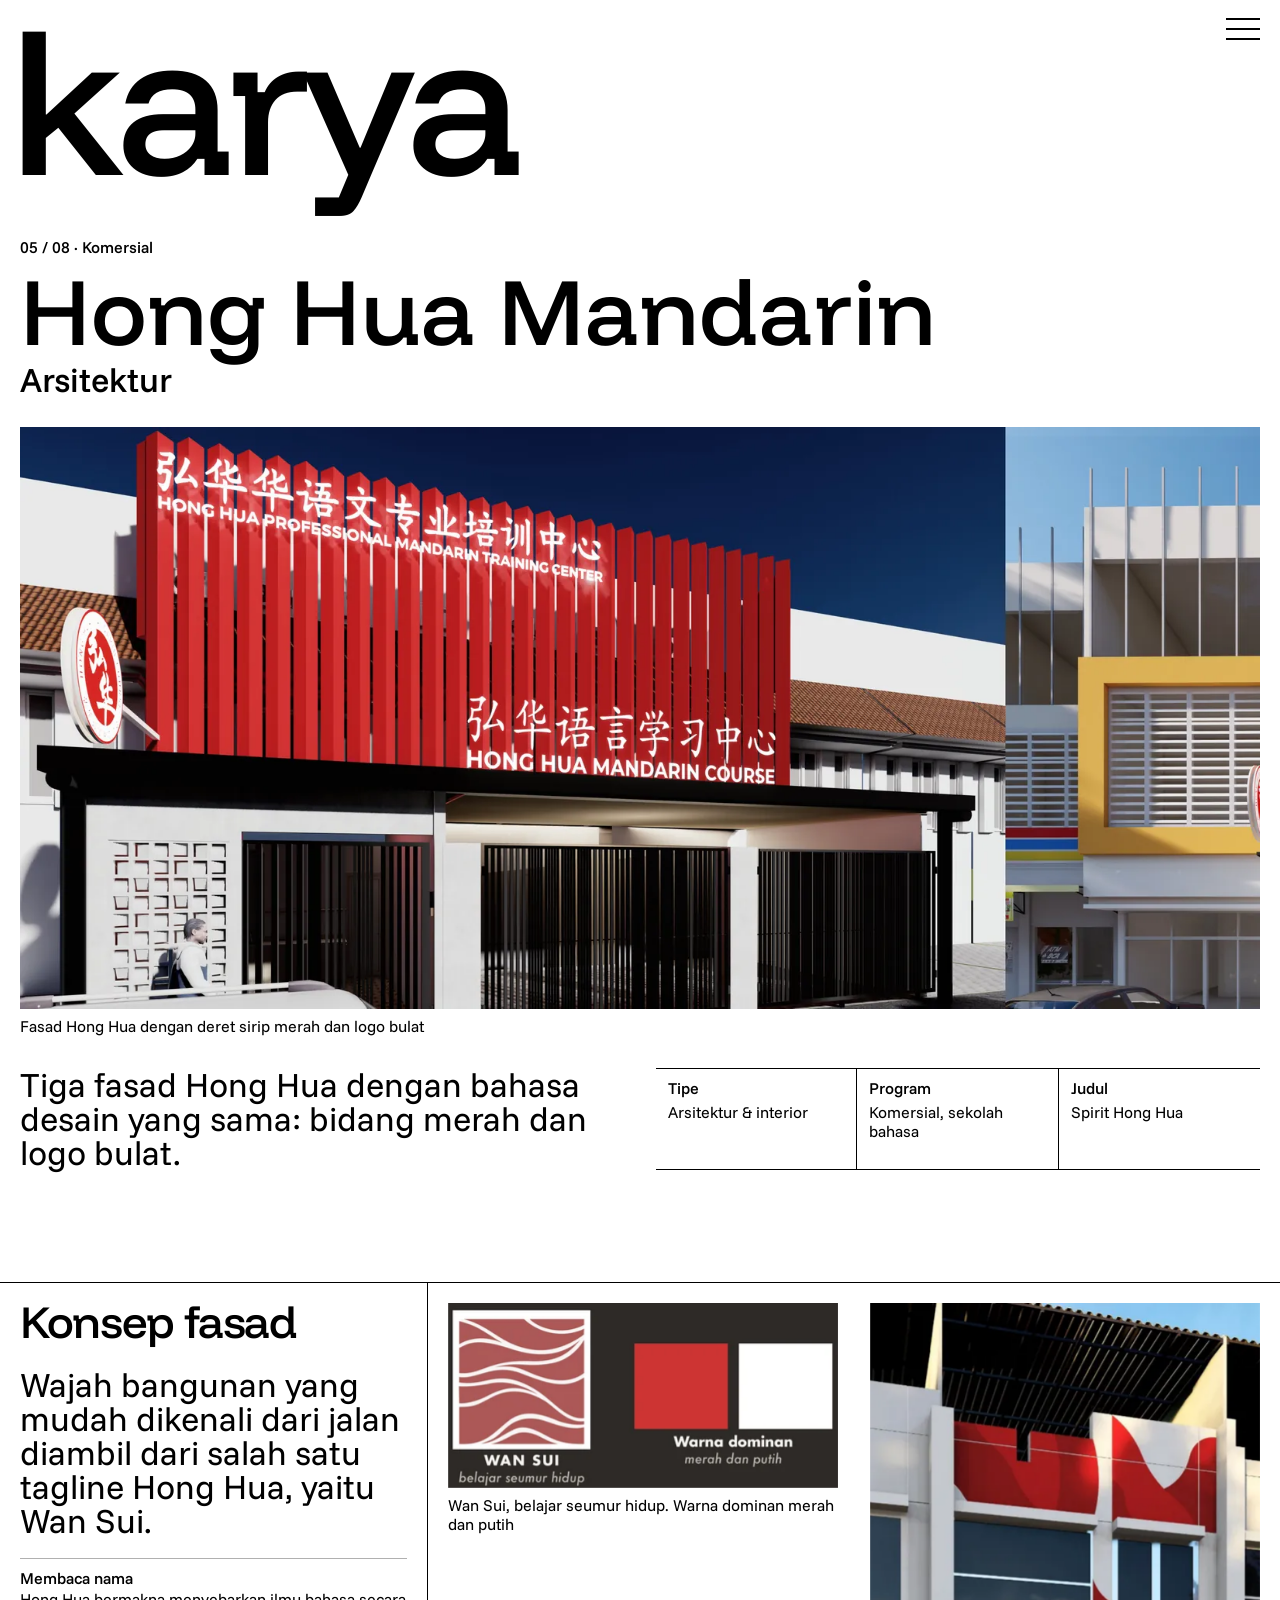
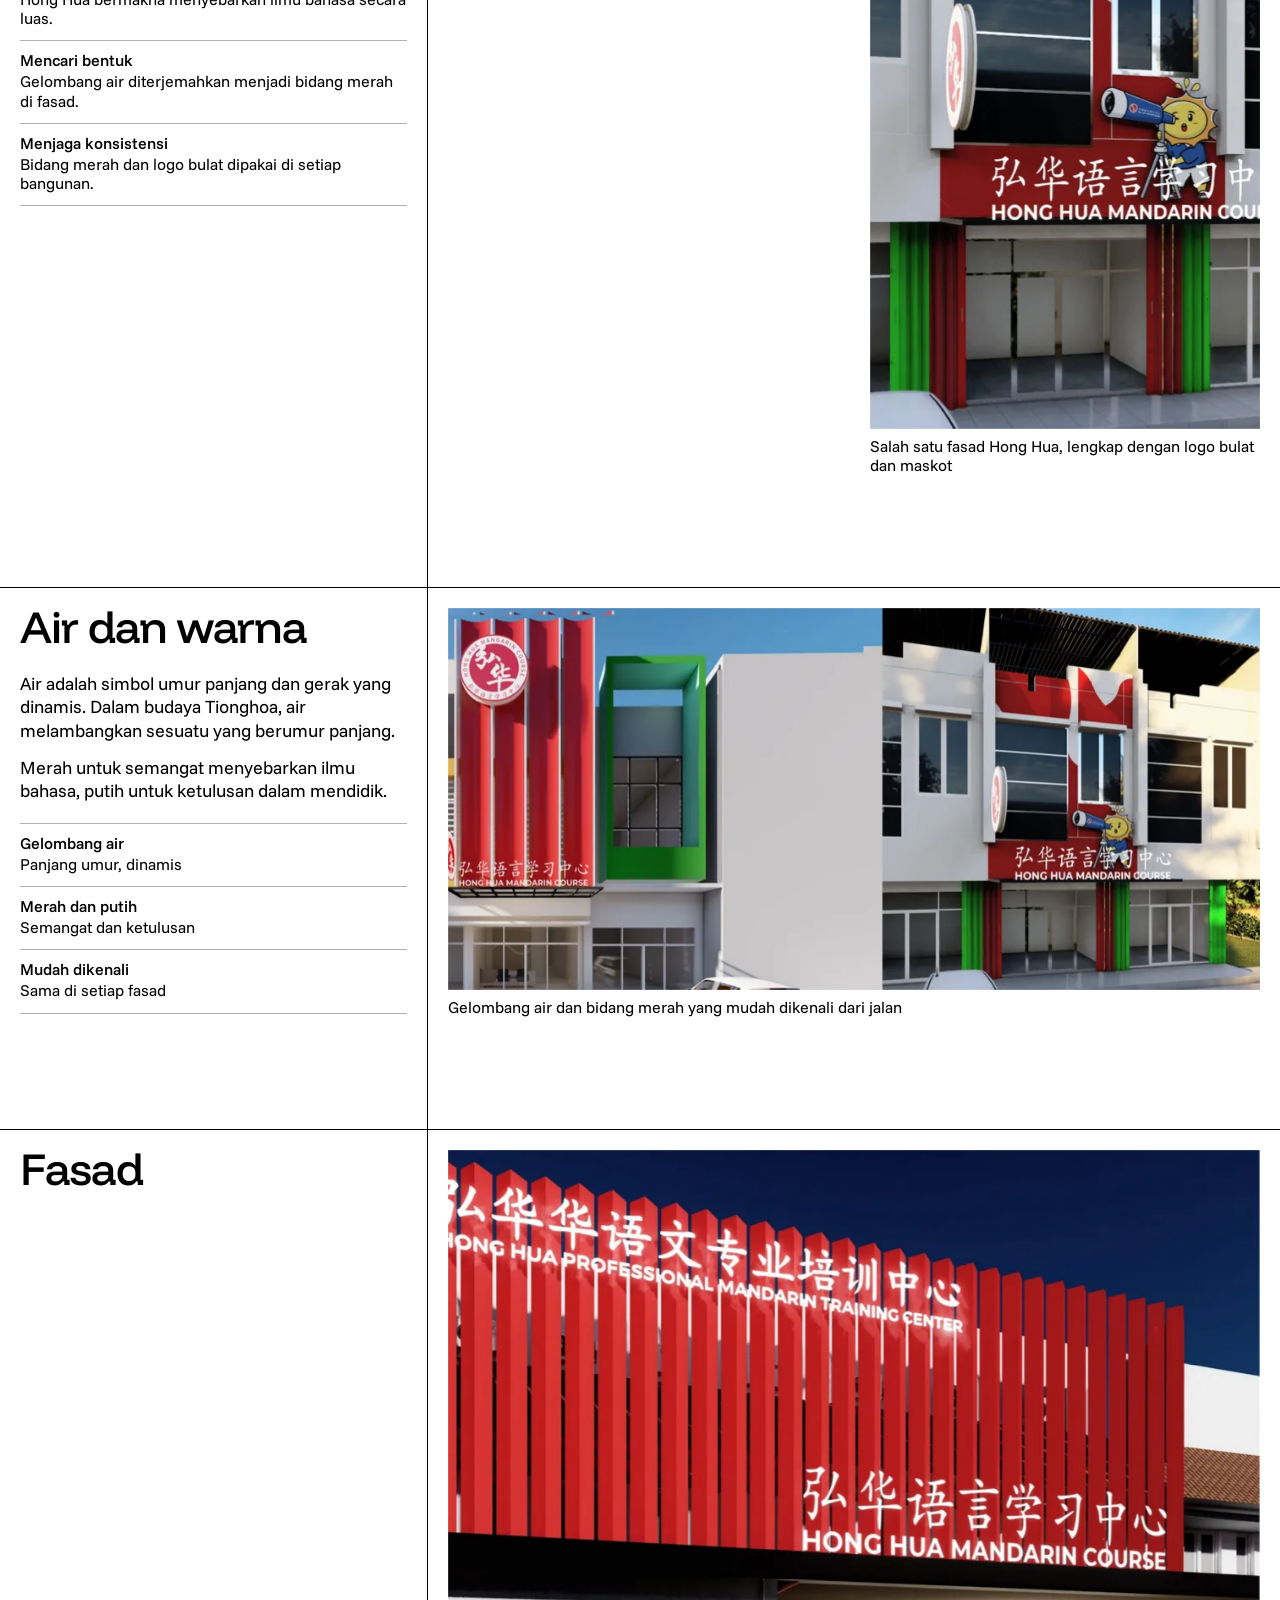
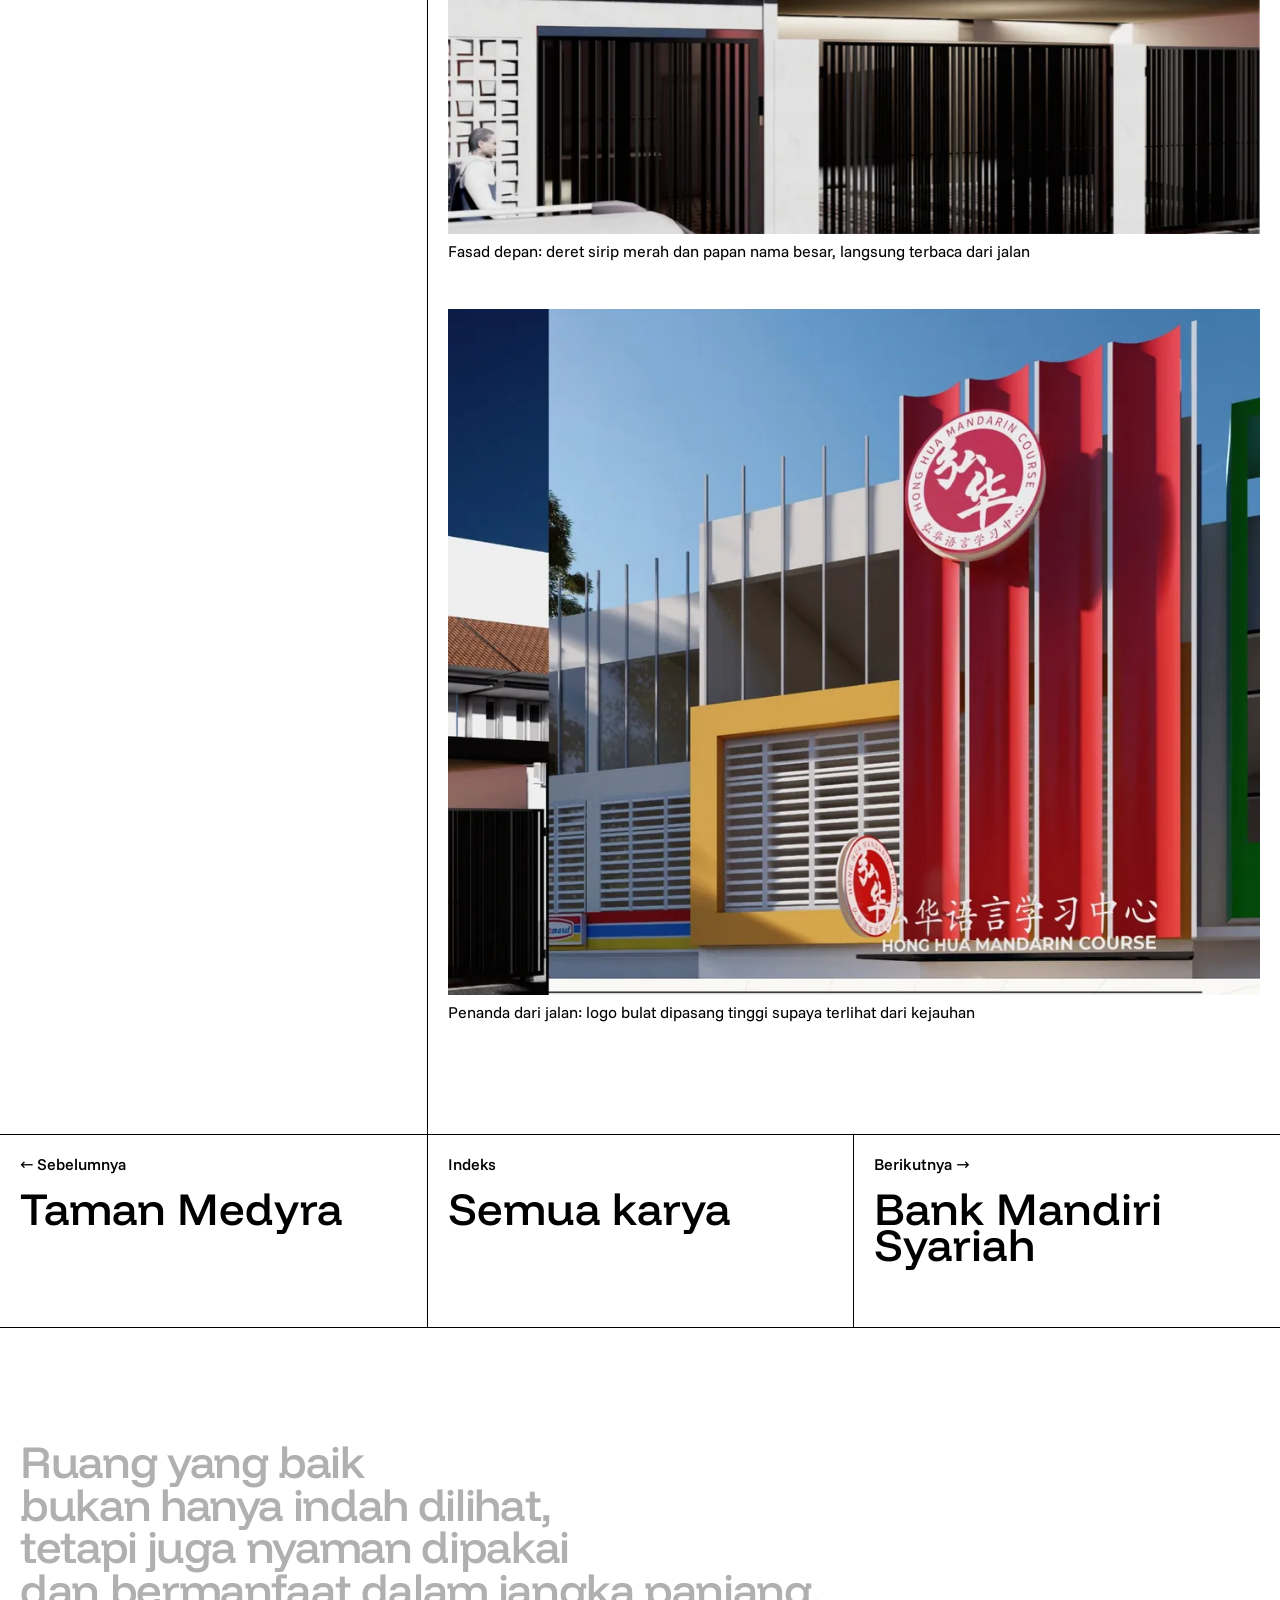
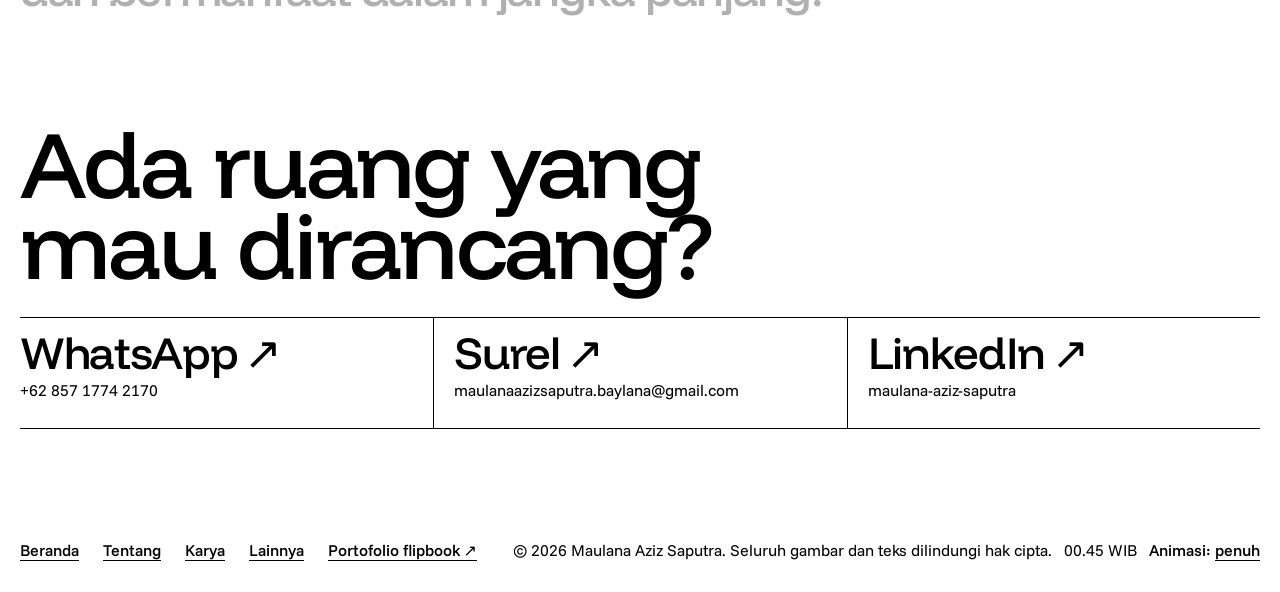
<file: docs/karya/hong-hua-arsitektur/index.html>
<!doctype html>
<html lang="id">
<head>
<meta charset="utf-8">
<meta name="viewport" content="width=device-width, initial-scale=1">
<title>Hong Hua Mandarin: Arsitektur · Komersial | lanaspace</title>
<meta name="description" content="Spirit Hong Hua, desain fasad sekolah bahasa Mandarin Hong Hua: bidang merah dari gelombang air dan logo bulat yang mudah dikenali dari jalan. Oleh Maulana Aziz Saputra.">
<meta name="author" content="Maulana Aziz Saputra">
<link rel="canonical" href="https://maulanaazizsaputra.github.io/lanaspace/karya/hong-hua-arsitektur/">
<meta property="og:site_name" content="lanaspace">
<meta property="og:locale" content="id_ID">
<meta property="og:type" content="article">
<meta property="og:title" content="Hong Hua Mandarin: Arsitektur · Komersial | lanaspace">
<meta property="og:description" content="Spirit Hong Hua, desain fasad sekolah bahasa Mandarin Hong Hua: bidang merah dari gelombang air dan logo bulat yang mudah dikenali dari jalan. Oleh Maulana Aziz Saputra.">
<meta property="og:url" content="https://maulanaazizsaputra.github.io/lanaspace/karya/hong-hua-arsitektur/">
<meta property="og:image" content="https://maulanaazizsaputra.github.io/lanaspace/assets/og/hong-hua-arsitektur.jpg">
<meta property="og:image:width" content="1200">
<meta property="og:image:height" content="630">
<meta name="twitter:card" content="summary_large_image">
<meta name="theme-color" content="#ffffff">
<meta name="lana-visitors" content="https://lanaspace-ad38a-default-rtdb.asia-southeast1.firebasedatabase.app">
<link rel="preconnect" href="https://lanaspace-ad38a-default-rtdb.asia-southeast1.firebasedatabase.app" crossorigin>
<link rel="icon" href="../../favicon.svg" type="image/svg+xml">
<link rel="apple-touch-icon" href="../../apple-touch-icon.png">
<link rel="preconnect" href="https://fonts.googleapis.com">
<link rel="preconnect" href="https://fonts.gstatic.com" crossorigin>
<link rel="stylesheet" href="https://fonts.googleapis.com/css2?family=Funnel+Display:wght@500&amp;family=Funnel+Sans:wght@400;500&amp;display=swap">
<link rel="stylesheet" href="../../assets/css/style.css?v=22097457">
<script>(function(d,w){var h=d.documentElement,done=function(){h.classList.remove('fonts-wait')},m;
try{m=w.localStorage.getItem('lana-animasi-v2')}catch(_){}
if(m!=='hemat')m='penuh';
h.classList.add('js','fonts-wait',m==='penuh'?'motion-full':'motion-gentle');
if(d.fonts&&d.fonts.load){Promise.all([d.fonts.load('500 1em "Funnel Display"'),d.fonts.load('400 1em "Funnel Sans"'),d.fonts.load('500 1em "Funnel Sans"')]).then(done,done);setTimeout(done,2500)}else{done()}
w.addEventListener('pagereveal',function(e){if(!e.viewTransition)return;try{var p=JSON.parse(sessionStorage.getItem('lana-vt'));
if(p&&Date.now()-p.t<5000){var W=w.innerWidth,H=w.innerHeight;h.style.setProperty('--vt-x',p.x+'px');h.style.setProperty('--vt-y',p.y+'px');
h.style.setProperty('--vt-r',Math.ceil(Math.hypot(Math.max(p.x,W-p.x),Math.max(p.y,H-p.y)))+'px')}}catch(_){}})})(document,window);</script>
<script src="../../assets/js/main.js?v=2ef345cf" defer></script>
<script type="application/ld+json">{"@context":"https://schema.org","@graph":[{"@type":"CreativeWork","name":"Hong Hua Mandarin: Arsitektur","description":"Spirit Hong Hua, desain fasad sekolah bahasa Mandarin Hong Hua: bidang merah dari gelombang air dan logo bulat yang mudah dikenali dari jalan. Oleh Maulana Aziz Saputra.","genre":"Arsitektur & interior","inLanguage":"id","creator":{"@id":"https://maulanaazizsaputra.github.io/lanaspace/#orang"},"url":"https://maulanaazizsaputra.github.io/lanaspace/karya/hong-hua-arsitektur/","image":"https://maulanaazizsaputra.github.io/lanaspace/assets/og/hong-hua-arsitektur.jpg"},{"@type":"Person","@id":"https://maulanaazizsaputra.github.io/lanaspace/#orang","name":"Maulana Aziz Saputra","alternateName":"Lana","jobTitle":"Desainer Arsitektur dan Interior","alumniOf":{"@type":"CollegeOrUniversity","name":"Universitas Gunadarma"},"knowsAbout":["Desain interior","Desain arsitektur","Manajemen proyek","Gambar detail","Estimasi biaya (RAB/BoQ)","Desain multimedia & produk"],"knowsLanguage":["id","en"],"url":"https://maulanaazizsaputra.github.io/lanaspace/tentang/","image":"https://maulanaazizsaputra.github.io/lanaspace/assets/img/profil/potret-960.webp","email":"mailto:maulanaazizsaputra.baylana@gmail.com","telephone":"+6285717742170","sameAs":["https://www.linkedin.com/in/maulana-aziz-saputra-90984b372"]},{"@type":"BreadcrumbList","itemListElement":[{"@type":"ListItem","position":1,"name":"Beranda","item":"https://maulanaazizsaputra.github.io/lanaspace/"},{"@type":"ListItem","position":2,"name":"Karya","item":"https://maulanaazizsaputra.github.io/lanaspace/karya/"},{"@type":"ListItem","position":3,"name":"Hong Hua Mandarin: Arsitektur","item":"https://maulanaazizsaputra.github.io/lanaspace/karya/hong-hua-arsitektur/"}]}]}</script>
</head>
<body class="page-project">
<a class="skip" href="#isi">Langsung ke isi</a>
<a class="menu-toggle" href="../../" data-menu-open aria-label="Buka menu"><span></span><span></span><span></span></a>
<template id="menu-template"><div class="menu-stage">
  <img class="menu-stage__bg" data-menu-bg data-index="0" data-bgs='[{"src":"../../assets/img/paragon/gerbang-organik-1600.webp","srcset":"../../assets/img/paragon/gerbang-organik-480.webp 480w, ../../assets/img/paragon/gerbang-organik-960.webp 960w, ../../assets/img/paragon/gerbang-organik-1600.webp 1600w, ../../assets/img/paragon/gerbang-organik-2400.webp 2400w","label":"Paragon. Gerbang organik menuju area pajang","href":"../../karya/paragon/"},{"src":"../../assets/img/taman-medyra/gerbang-1600.webp","srcset":"../../assets/img/taman-medyra/gerbang-480.webp 480w, ../../assets/img/taman-medyra/gerbang-960.webp 960w, ../../assets/img/taman-medyra/gerbang-1600.webp 1600w, ../../assets/img/taman-medyra/gerbang-2400.webp 2400w","label":"Taman Medyra. Satu-satunya gerbang ada di sisi timur. Render tahap awal","href":"../../karya/taman-medyra/"},{"src":"../../assets/img/paragon/area-pandang-1600.webp","srcset":"../../assets/img/paragon/area-pandang-480.webp 480w, ../../assets/img/paragon/area-pandang-960.webp 960w, ../../assets/img/paragon/area-pandang-1600.webp 1600w, ../../assets/img/paragon/area-pandang-2400.webp 2400w","label":"Paragon. Area pandang, koridor yang menghadap lantai produksi","href":"../../karya/paragon/"},{"src":"../../assets/img/hong-hua-interior/selasar-1600.webp","srcset":"../../assets/img/hong-hua-interior/selasar-480.webp 480w, ../../assets/img/hong-hua-interior/selasar-960.webp 960w, ../../assets/img/hong-hua-interior/selasar-1600.webp 1600w, ../../assets/img/hong-hua-interior/selasar-1921.webp 1921w","label":"Hong Hua Mandarin: Interior. Selasar lantai 2","href":"../../karya/hong-hua-interior/"}]' sizes="100vw" alt="">
  <button type="button" class="menu-stage__close" data-menu-close>Tutup</button>
  <nav class="menu-sheet" aria-label="Menu utama">
  <a class="mcol mcol--about" href="../../tentang/" data-cursor="buka">
    <span class="mcol__head mcol__head--brand display-type" translate="no"><span class="sr-only">lanaspace</span><span class="split" aria-hidden="true"><span class="w"><span class="ch" style="--i:0">l</span><span class="ch" style="--i:1">a</span><span class="ch" style="--i:2">n</span><span class="ch" style="--i:3">a</span><span class="ch" style="--i:4">s</span><span class="ch" style="--i:5">p</span><span class="ch" style="--i:6">a</span><span class="ch" style="--i:7">c</span><span class="ch" style="--i:8">e</span></span></span><span class="sr-only">: tentang Maulana Aziz Saputra</span></span>
    <span class="mcol__arrow" aria-hidden="true">→</span>
    <span class="mcol__preview mabout" aria-hidden="true">
      <span class="mintro"><span class="mintro__name">Maulana Aziz Saputra</span><span>Arsitektur</span><span>Desain interior</span></span>
      <span class="portrait mportrait"><span class="rings" aria-hidden="true"><svg class="rings__layer" viewBox="-100 -100 200 200" style="--k:0" focusable="false"><circle r="2.5"/><circle r="5.0"/><circle r="7.5"/><circle r="10.0"/><circle r="12.5"/><circle r="15.0"/><circle r="17.5"/></svg><svg class="rings__layer" viewBox="-100 -100 200 200" style="--k:1" focusable="false"><circle r="20.0"/><circle r="22.5"/><circle r="25.0"/><circle r="27.5"/><circle r="30.0"/><circle r="32.5"/><circle r="35.0"/></svg><svg class="rings__layer" viewBox="-100 -100 200 200" style="--k:2" focusable="false"><circle r="37.5"/><circle r="40.0"/><circle r="42.5"/><circle r="45.0"/><circle r="47.5"/><circle r="50.0"/><circle r="52.5"/></svg><svg class="rings__layer" viewBox="-100 -100 200 200" style="--k:3" focusable="false"><circle r="55.0"/><circle r="57.5"/><circle r="60.0"/><circle r="62.5"/><circle r="65.0"/><circle r="67.5"/><circle r="70.0"/></svg><svg class="rings__layer" viewBox="-100 -100 200 200" style="--k:4" focusable="false"><circle r="72.5"/><circle r="75.0"/><circle r="77.5"/><circle r="80.0"/><circle r="82.5"/><circle r="85.0"/><circle r="87.5"/></svg><svg class="rings__layer" viewBox="-100 -100 200 200" style="--k:5" focusable="false"><circle r="90.0"/><circle r="92.5"/><circle r="95.0"/><circle r="97.5"/><circle r="100.0"/></svg></span><img class="portrait__img" src="../../assets/img/profil/potret-960.webp" srcset="../../assets/img/profil/potret-480.webp 480w, ../../assets/img/profil/potret-960.webp 960w" sizes="(min-width: 1024px) 30vw, 60vw" width="1080" height="1916" alt="" decoding="async"></span>
      <span class="mcontact"><span class="mcontact__group"><span class="mcontact__label">Kontak</span><span class="mcontact__value"><span class="nowrap">maulanaazizsaputra.baylana@gmail.com</span><br>+62 857 1774 2170</span></span><span class="mcontact__group"><span class="mcontact__label">Terhubung</span><span class="mcontact__value">LinkedIn</span></span><span class="mcontact__group" data-clock-group hidden><span class="mcontact__label">Waktu setempat</span><span class="mcontact__value" data-clock></span></span><span class="mcontact__group" data-visitors hidden><span class="mcontact__label">Pengunjung</span><span class="mcontact__value visitors"><span class="visitors__dot" aria-hidden="true"></span><span class="visitors__num" data-visitors-online>1</span> sedang melihat · <span class="visitors__num" data-visitors-total>0</span> total</span></span></span>
    </span>
  </a>
  <a class="mcol mcol--works" href="../../karya/" data-cursor="buka">
    <span class="mcol__head display-type"><span class="sr-only">Karya</span><span class="split" aria-hidden="true"><span class="w"><span class="ch" style="--i:0">K</span><span class="ch" style="--i:1">a</span><span class="ch" style="--i:2">r</span><span class="ch" style="--i:3">y</span><span class="ch" style="--i:4">a</span></span></span><span class="sr-only">: 8 proyek</span></span>
    <span class="mcol__arrow" aria-hidden="true">→</span>
    <span class="mcol__preview mworks" aria-hidden="true"><span class="mworks__track"><span class="mworks__set"><span class="mtile"><img class="pic" src="../../assets/img/pinakular-house/sampul-724.webp" srcset="../../assets/img/pinakular-house/sampul-480.webp 480w, ../../assets/img/pinakular-house/sampul-724.webp 724w" sizes="(min-width: 1024px) 14vw, 40vw" width="724" height="905" alt="" decoding="async"><span class="mtile__cap">Pinakular House</span></span><span class="mtile"><img class="pic" src="../../assets/img/tp-house/sampul-754.webp" srcset="../../assets/img/tp-house/sampul-480.webp 480w, ../../assets/img/tp-house/sampul-754.webp 754w" sizes="(min-width: 1024px) 14vw, 40vw" width="754" height="833" alt="" decoding="async"><span class="mtile__cap">TP House</span></span><span class="mtile"><img class="pic" src="../../assets/img/como-house/sampul-960.webp" srcset="../../assets/img/como-house/sampul-480.webp 480w, ../../assets/img/como-house/sampul-960.webp 960w" sizes="(min-width: 1024px) 14vw, 40vw" width="1013" height="1142" alt="" decoding="async"><span class="mtile__cap">Como House</span></span><span class="mtile"><img class="pic" src="../../assets/img/taman-medyra/sampul-960.webp" srcset="../../assets/img/taman-medyra/sampul-480.webp 480w, ../../assets/img/taman-medyra/sampul-960.webp 960w, ../../assets/img/taman-medyra/sampul-1280.webp 1280w" sizes="(min-width: 1024px) 14vw, 40vw" width="1280" height="720" alt="" decoding="async"><span class="mtile__cap">Taman Medyra</span></span><span class="mtile"><img class="pic" src="../../assets/img/hong-hua-arsitektur/sampul-960.webp" srcset="../../assets/img/hong-hua-arsitektur/sampul-480.webp 480w, ../../assets/img/hong-hua-arsitektur/sampul-960.webp 960w, ../../assets/img/hong-hua-arsitektur/sampul-1600.webp 1600w" sizes="(min-width: 1024px) 14vw, 40vw" width="1774" height="1495" alt="" decoding="async"><span class="mtile__cap">Hong Hua Mandarin: Arsitektur</span></span><span class="mtile"><img class="pic" src="../../assets/img/bank-mandiri-syariah/sampul-746.webp" srcset="../../assets/img/bank-mandiri-syariah/sampul-480.webp 480w, ../../assets/img/bank-mandiri-syariah/sampul-746.webp 746w" sizes="(min-width: 1024px) 14vw, 40vw" width="746" height="497" alt="" decoding="async"><span class="mtile__cap">Bank Mandiri Syariah</span></span><span class="mtile"><img class="pic" src="../../assets/img/hong-hua-interior/sampul-865.webp" srcset="../../assets/img/hong-hua-interior/sampul-480.webp 480w, ../../assets/img/hong-hua-interior/sampul-865.webp 865w" sizes="(min-width: 1024px) 14vw, 40vw" width="865" height="1081" alt="" decoding="async"><span class="mtile__cap">Hong Hua Mandarin: Interior</span></span><span class="mtile"><img class="pic" src="../../assets/img/paragon/sampul-960.webp" srcset="../../assets/img/paragon/sampul-480.webp 480w, ../../assets/img/paragon/sampul-960.webp 960w" sizes="(min-width: 1024px) 14vw, 40vw" width="979" height="1305" alt="" decoding="async"><span class="mtile__cap">Paragon</span></span></span><span class="mworks__set"><span class="mtile"><img class="pic" src="../../assets/img/pinakular-house/sampul-724.webp" srcset="../../assets/img/pinakular-house/sampul-480.webp 480w, ../../assets/img/pinakular-house/sampul-724.webp 724w" sizes="(min-width: 1024px) 14vw, 40vw" width="724" height="905" alt="" decoding="async"><span class="mtile__cap">Pinakular House</span></span><span class="mtile"><img class="pic" src="../../assets/img/tp-house/sampul-754.webp" srcset="../../assets/img/tp-house/sampul-480.webp 480w, ../../assets/img/tp-house/sampul-754.webp 754w" sizes="(min-width: 1024px) 14vw, 40vw" width="754" height="833" alt="" decoding="async"><span class="mtile__cap">TP House</span></span><span class="mtile"><img class="pic" src="../../assets/img/como-house/sampul-960.webp" srcset="../../assets/img/como-house/sampul-480.webp 480w, ../../assets/img/como-house/sampul-960.webp 960w" sizes="(min-width: 1024px) 14vw, 40vw" width="1013" height="1142" alt="" decoding="async"><span class="mtile__cap">Como House</span></span><span class="mtile"><img class="pic" src="../../assets/img/taman-medyra/sampul-960.webp" srcset="../../assets/img/taman-medyra/sampul-480.webp 480w, ../../assets/img/taman-medyra/sampul-960.webp 960w, ../../assets/img/taman-medyra/sampul-1280.webp 1280w" sizes="(min-width: 1024px) 14vw, 40vw" width="1280" height="720" alt="" decoding="async"><span class="mtile__cap">Taman Medyra</span></span><span class="mtile"><img class="pic" src="../../assets/img/hong-hua-arsitektur/sampul-960.webp" srcset="../../assets/img/hong-hua-arsitektur/sampul-480.webp 480w, ../../assets/img/hong-hua-arsitektur/sampul-960.webp 960w, ../../assets/img/hong-hua-arsitektur/sampul-1600.webp 1600w" sizes="(min-width: 1024px) 14vw, 40vw" width="1774" height="1495" alt="" decoding="async"><span class="mtile__cap">Hong Hua Mandarin: Arsitektur</span></span><span class="mtile"><img class="pic" src="../../assets/img/bank-mandiri-syariah/sampul-746.webp" srcset="../../assets/img/bank-mandiri-syariah/sampul-480.webp 480w, ../../assets/img/bank-mandiri-syariah/sampul-746.webp 746w" sizes="(min-width: 1024px) 14vw, 40vw" width="746" height="497" alt="" decoding="async"><span class="mtile__cap">Bank Mandiri Syariah</span></span><span class="mtile"><img class="pic" src="../../assets/img/hong-hua-interior/sampul-865.webp" srcset="../../assets/img/hong-hua-interior/sampul-480.webp 480w, ../../assets/img/hong-hua-interior/sampul-865.webp 865w" sizes="(min-width: 1024px) 14vw, 40vw" width="865" height="1081" alt="" decoding="async"><span class="mtile__cap">Hong Hua Mandarin: Interior</span></span><span class="mtile"><img class="pic" src="../../assets/img/paragon/sampul-960.webp" srcset="../../assets/img/paragon/sampul-480.webp 480w, ../../assets/img/paragon/sampul-960.webp 960w" sizes="(min-width: 1024px) 14vw, 40vw" width="979" height="1305" alt="" decoding="async"><span class="mtile__cap">Paragon</span></span></span></span></span>
  </a>
  <a class="mcol mcol--more" href="../../lainnya/" data-cursor="buka">
    <span class="mcol__head display-type"><span class="sr-only">Lainnya</span><span class="split" aria-hidden="true"><span class="w"><span class="ch" style="--i:0">L</span><span class="ch" style="--i:1">a</span><span class="ch" style="--i:2">i</span><span class="ch" style="--i:3">n</span><span class="ch" style="--i:4">n</span><span class="ch" style="--i:5">y</span><span class="ch" style="--i:6">a</span></span></span><span class="sr-only">: gambar kerja dan sketsa tangan</span></span>
    <span class="mcol__arrow" aria-hidden="true">→</span>
    <span class="mcol__preview mmore" aria-hidden="true">
      <span class="mmore__panel"><img class="pic" src="../../assets/img/sketsa/panel-751.webp" srcset="../../assets/img/sketsa/panel-480.webp 480w, ../../assets/img/sketsa/panel-751.webp 751w" sizes="(min-width: 1024px) 22vw, 70vw" width="751" height="939" alt="" decoding="async"></span>
      <span class="mmore__text">Cara tercepat saya membaca suasana ruang.</span>
    </span>
  </a>
</nav>
  <a class="menu-stage__cap" href="../../karya/paragon/" data-menu-cap><span class="menu-stage__cap-label">Foto latar</span> <span data-cap-text>Paragon. Gerbang organik menuju area pajang</span></a>
  <button type="button" class="motion-toggle" data-motion-toggle hidden>Animasi: <span class="motion-toggle__state">penuh</span></button>
</div></template>
<main id="isi">
<article class="project">
  <p class="page-title page-title--link display-type"><a href="../../karya/" data-cursor="semua karya"><span class="sr-only">Karya</span><span class="split" aria-hidden="true"><span class="w"><span class="ch" style="--i:0">K</span><span class="ch" style="--i:1">a</span><span class="ch" style="--i:2">r</span><span class="ch" style="--i:3">y</span><span class="ch" style="--i:4">a</span></span></span></a></p>
  <header class="project-head">
    <p class="project-head__no" data-reveal>05 / 08 · Komersial</p>
    <h1 class="project-head__title display-type"><span class="sr-only">Hong Hua Mandarin</span><span class="split" aria-hidden="true"><span class="w"><span class="ch" style="--i:0">H</span><span class="ch" style="--i:1">o</span><span class="ch" style="--i:2">n</span><span class="ch" style="--i:3">g</span></span> <span class="w"><span class="ch" style="--i:4">H</span><span class="ch" style="--i:5">u</span><span class="ch" style="--i:6">a</span></span> <span class="w"><span class="ch" style="--i:7">M</span><span class="ch" style="--i:8">a</span><span class="ch" style="--i:9">n</span><span class="ch" style="--i:10">d</span><span class="ch" style="--i:11">a</span><span class="ch" style="--i:12">r</span><span class="ch" style="--i:13">i</span><span class="ch" style="--i:14">n</span></span></span><span class="project-head__note" data-reveal>Arsitektur</span></h1>
  </header>
  <div class="project-intro project-intro--2">
    <figure class="fig project-intro__hero">
      <a class="fig__zoom" href="../../assets/img/hong-hua-arsitektur/fasad-1-2400.webp" data-zoom data-caption="Fasad Hong Hua dengan deret sirip merah dan logo bulat" data-cursor="perbesar" data-reveal="iris"><span class="pic-mask"><img class="pic" src="../../assets/img/hong-hua-arsitektur/fasad-1-960.webp" srcset="../../assets/img/hong-hua-arsitektur/fasad-1-480.webp 480w, ../../assets/img/hong-hua-arsitektur/fasad-1-960.webp 960w, ../../assets/img/hong-hua-arsitektur/fasad-1-1600.webp 1600w, ../../assets/img/hong-hua-arsitektur/fasad-1-2400.webp 2400w" sizes="calc(100vw - 40px)" width="2401" height="1127" alt="Hong Hua Mandarin: Arsitektur: Fasad Hong Hua dengan deret sirip merah dan logo bulat" fetchpriority="high" decoding="async"></span></a>
      <figcaption data-reveal>Fasad Hong Hua dengan deret sirip merah dan logo bulat</figcaption>
    </figure>
    <div class="project-intro__text">
      <p class="lede lede--intro" data-reveal>Tiga fasad Hong Hua dengan bahasa desain yang sama: bidang merah dan logo bulat.</p>
      <dl class="meta-row"><div data-reveal><dt>Tipe</dt><dd>Arsitektur &amp; interior</dd></div><div data-reveal><dt>Program</dt><dd>Komersial, sekolah bahasa</dd></div><div data-reveal><dt>Judul</dt><dd>Spirit Hong Hua</dd></div></dl>
    </div>
  </div>
<section class="row" id="konsep-fasad" aria-labelledby="h-konsep-fasad">
  <div class="row__head"><div class="row__sticky">
    <h2 class="heading-sm display-type" id="h-konsep-fasad" data-reveal>Konsep fasad</h2>
    
    <p class="lede" data-reveal>Wajah bangunan yang mudah dikenali dari jalan diambil dari salah satu tagline Hong Hua, yaitu Wan Sui.</p>
    
    <dl data-reveal class="notes"><div><dt>Membaca nama</dt><dd>Hong Hua bermakna menyebarkan ilmu bahasa secara luas.</dd></div><div><dt>Mencari bentuk</dt><dd>Gelombang air diterjemahkan menjadi bidang merah di fasad.</dd></div><div><dt>Menjaga konsistensi</dt><dd>Bidang merah dan logo bulat dipakai di setiap bangunan.</dd></div></dl>
  </div></div>
  <div class="row__body">
    <div class="figs">
<figure class="fig">
  <a class="fig__zoom" href="../../assets/img/hong-hua-arsitektur/wan-sui-1504.webp" data-zoom data-caption="Wan Sui, belajar seumur hidup. Warna dominan merah dan putih" data-cursor="perbesar" data-reveal="iris"><span class="pic-mask"><img class="pic" src="../../assets/img/hong-hua-arsitektur/wan-sui-960.webp" srcset="../../assets/img/hong-hua-arsitektur/wan-sui-480.webp 480w, ../../assets/img/hong-hua-arsitektur/wan-sui-960.webp 960w, ../../assets/img/hong-hua-arsitektur/wan-sui-1504.webp 1504w" sizes="(min-width: 1100px) calc(33.3vw - 37px), (min-width: 700px) calc(50vw - 37px), calc(100vw - 40px)" width="1504" height="712" alt="Hong Hua Mandarin (arsitektur): Wan Sui, belajar seumur hidup. Warna dominan merah dan putih" loading="lazy" decoding="async"></span></a>
  <figcaption data-reveal>Wan Sui, belajar seumur hidup. Warna dominan merah dan putih</figcaption>
</figure>
<figure class="fig">
  <a class="fig__zoom" href="../../assets/img/hong-hua-arsitektur/fasad-maskot-681.webp" data-zoom data-caption="Salah satu fasad Hong Hua, lengkap dengan logo bulat dan maskot" data-cursor="perbesar" data-reveal="iris"><span class="pic-mask"><img class="pic" src="../../assets/img/hong-hua-arsitektur/fasad-maskot-681.webp" srcset="../../assets/img/hong-hua-arsitektur/fasad-maskot-480.webp 480w, ../../assets/img/hong-hua-arsitektur/fasad-maskot-681.webp 681w" sizes="(min-width: 1100px) calc(33.3vw - 37px), (min-width: 700px) calc(50vw - 37px), calc(100vw - 40px)" width="681" height="1266" alt="Hong Hua Mandarin (arsitektur): Salah satu fasad Hong Hua, lengkap dengan logo bulat dan maskot" loading="lazy" decoding="async"></span></a>
  <figcaption data-reveal>Salah satu fasad Hong Hua, lengkap dengan logo bulat dan maskot</figcaption>
</figure>
    </div>
  </div>
</section>
<section class="row" id="makna" aria-labelledby="h-makna">
  <div class="row__head"><div class="row__sticky">
    <h2 class="heading-sm display-type" id="h-makna" data-reveal>Air dan warna</h2>
    
    
    <div class="prose" data-reveal><p>Air adalah simbol umur panjang dan gerak yang dinamis. Dalam budaya Tionghoa, air melambangkan sesuatu yang berumur panjang.</p>
<p>Merah untuk semangat menyebarkan ilmu bahasa, putih untuk ketulusan dalam mendidik.</p></div>
    <dl data-reveal class="notes"><div><dt>Gelombang air</dt><dd>Panjang umur, dinamis</dd></div><div><dt>Merah dan putih</dt><dd>Semangat dan ketulusan</dd></div><div><dt>Mudah dikenali</dt><dd>Sama di setiap fasad</dd></div></dl>
  </div></div>
  <div class="row__body">
    <div class="figs">
<figure class="fig fig--2">
  <a class="fig__zoom" href="../../assets/img/hong-hua-arsitektur/fasad-2-2400.webp" data-zoom data-caption="Gelombang air dan bidang merah yang mudah dikenali dari jalan" data-cursor="perbesar" data-reveal="iris"><span class="pic-mask"><img class="pic" src="../../assets/img/hong-hua-arsitektur/fasad-2-960.webp" srcset="../../assets/img/hong-hua-arsitektur/fasad-2-480.webp 480w, ../../assets/img/hong-hua-arsitektur/fasad-2-960.webp 960w, ../../assets/img/hong-hua-arsitektur/fasad-2-1600.webp 1600w, ../../assets/img/hong-hua-arsitektur/fasad-2-2400.webp 2400w" sizes="(min-width: 1100px) calc(66.6vw - 41px), calc(100vw - 40px)" width="2400" height="1127" alt="Hong Hua Mandarin (arsitektur): Gelombang air dan bidang merah yang mudah dikenali dari jalan" loading="lazy" decoding="async"></span></a>
  <figcaption data-reveal>Gelombang air dan bidang merah yang mudah dikenali dari jalan</figcaption>
</figure>
    </div>
  </div>
</section>
<section class="row" id="fasad" aria-labelledby="h-fasad">
  <div class="row__head"><div class="row__sticky">
    <h2 class="heading-sm display-type" id="h-fasad" data-reveal>Fasad</h2>
    
    
    
    
  </div></div>
  <div class="row__body">
    <div class="figs">
<figure class="fig fig--2">
  <a class="fig__zoom" href="../../assets/img/hong-hua-arsitektur/fasad-depan-1774.webp" data-zoom data-caption="Fasad depan: deret sirip merah dan papan nama besar, langsung terbaca dari jalan" data-cursor="perbesar" data-reveal="iris"><span class="pic-mask"><img class="pic" src="../../assets/img/hong-hua-arsitektur/fasad-depan-960.webp" srcset="../../assets/img/hong-hua-arsitektur/fasad-depan-480.webp 480w, ../../assets/img/hong-hua-arsitektur/fasad-depan-960.webp 960w, ../../assets/img/hong-hua-arsitektur/fasad-depan-1600.webp 1600w, ../../assets/img/hong-hua-arsitektur/fasad-depan-1774.webp 1774w" sizes="(min-width: 1100px) calc(66.6vw - 41px), calc(100vw - 40px)" width="1774" height="1495" alt="Hong Hua Mandarin (arsitektur): Fasad depan: deret sirip merah dan papan nama besar, langsung terbaca dari jalan" loading="lazy" decoding="async"></span></a>
  <figcaption data-reveal>Fasad depan: deret sirip merah dan papan nama besar, langsung terbaca dari jalan</figcaption>
</figure>
<figure class="fig fig--2">
  <a class="fig__zoom" href="../../assets/img/hong-hua-arsitektur/penanda-1540.webp" data-zoom data-caption="Penanda dari jalan: logo bulat dipasang tinggi supaya terlihat dari kejauhan" data-cursor="perbesar" data-reveal="iris"><span class="pic-mask"><img class="pic" src="../../assets/img/hong-hua-arsitektur/penanda-960.webp" srcset="../../assets/img/hong-hua-arsitektur/penanda-480.webp 480w, ../../assets/img/hong-hua-arsitektur/penanda-960.webp 960w, ../../assets/img/hong-hua-arsitektur/penanda-1540.webp 1540w" sizes="(min-width: 1100px) calc(66.6vw - 41px), calc(100vw - 40px)" width="1540" height="1299" alt="Hong Hua Mandarin (arsitektur): Penanda dari jalan: logo bulat dipasang tinggi supaya terlihat dari kejauhan" loading="lazy" decoding="async"></span></a>
  <figcaption data-reveal>Penanda dari jalan: logo bulat dipasang tinggi supaya terlihat dari kejauhan</figcaption>
</figure>
    </div>
  </div>
</section>
</article>
<nav class="pager" aria-label="Proyek lain">
  <div class="pager__cell"><a class="pager__link inv" href="../../karya/taman-medyra/" rel="prev" data-preview="../../assets/img/taman-medyra/sampul-480.webp"><span class="label">← Sebelumnya</span><span class="pager__title display-type">Taman Medyra</span></a></div>
  <div class="pager__cell"><a class="pager__link inv" href="../../karya/"><span class="label">Indeks</span><span class="pager__title display-type">Semua karya</span></a></div>
  <div class="pager__cell"><a class="pager__link inv" href="../../karya/bank-mandiri-syariah/" rel="next" data-preview="../../assets/img/bank-mandiri-syariah/sampul-480.webp"><span class="label">Berikutnya →</span><span class="pager__title display-type">Bank Mandiri Syariah</span></a></div>
</nav>
</main>
<footer class="site-footer">
  <p class="manifesto display-type" data-fill><span class="mline"><span class="mw">Ruang</span> <span class="mw">yang</span> <span class="mw">baik</span></span> <span class="mline"><span class="mw">bukan</span> <span class="mw">hanya</span> <span class="mw">indah</span> <span class="mw">dilihat,</span></span> <span class="mline"><span class="mw">tetapi</span> <span class="mw">juga</span> <span class="mw">nyaman</span> <span class="mw">dipakai</span></span> <span class="mline"><span class="mw">dan</span> <span class="mw">bermanfaat</span> <span class="mw">dalam</span> <span class="mw">jangka</span> <span class="mw">panjang.</span></span></p>
  <section class="cta" aria-labelledby="h-cta">
    <h2 class="cta__title display-type" id="h-cta" data-reveal>Ada ruang yang mau dirancang?</h2>
    <ul class="cta__list"><li data-reveal><a class="cta__link inv" href="https://wa.me/6285717742170" rel="noopener"><span class="cta__name display-type">WhatsApp<span class="cta__arrow" aria-hidden="true">↗</span></span><span class="cta__value">+62 857 1774 2170</span></a></li><li data-reveal><a class="cta__link inv" href="mailto:maulanaazizsaputra.baylana@gmail.com"><span class="cta__name display-type">Surel<span class="cta__arrow" aria-hidden="true">↗</span></span><span class="cta__value"><span class="nowrap">maulanaazizsaputra.baylana@gmail.com</span></span></a></li><li data-reveal><a class="cta__link inv" href="https://www.linkedin.com/in/maulana-aziz-saputra-90984b372" rel="me noopener"><span class="cta__name display-type">LinkedIn<span class="cta__arrow" aria-hidden="true">↗</span></span><span class="cta__value">maulana-aziz-saputra</span></a></li></ul>
  </section>
  <div class="footer-end">
    <nav class="footer-nav" aria-label="Halaman"><a class="link" href="../../">Beranda</a><a class="link" href="../../tentang/">Tentang</a><a class="link" href="../../karya/">Karya</a><a class="link" href="../../lainnya/">Lainnya</a><a class="link" href="https://heyzine.com/flip-book/c3bf3d2d7f.html" target="_blank" rel="noopener">Portofolio flipbook<span class="ext" aria-hidden="true">↗</span><span class="sr-only"> (membuka tab baru)</span></a></nav>
    <p class="legal">© 2026 Maulana Aziz Saputra. Seluruh gambar dan teks dilindungi hak cipta.<span class="clock" data-clock hidden></span><span class="visitors" data-visitors hidden><span class="visitors__dot" aria-hidden="true"></span><span class="visitors__num" data-visitors-online>1</span> sedang melihat · <span class="visitors__num" data-visitors-total>0</span> pengunjung</span><button type="button" class="motion-toggle" data-motion-toggle hidden>Animasi: <span class="motion-toggle__state">penuh</span></button></p>
  </div>
</footer>
</body>
</html>
</file>
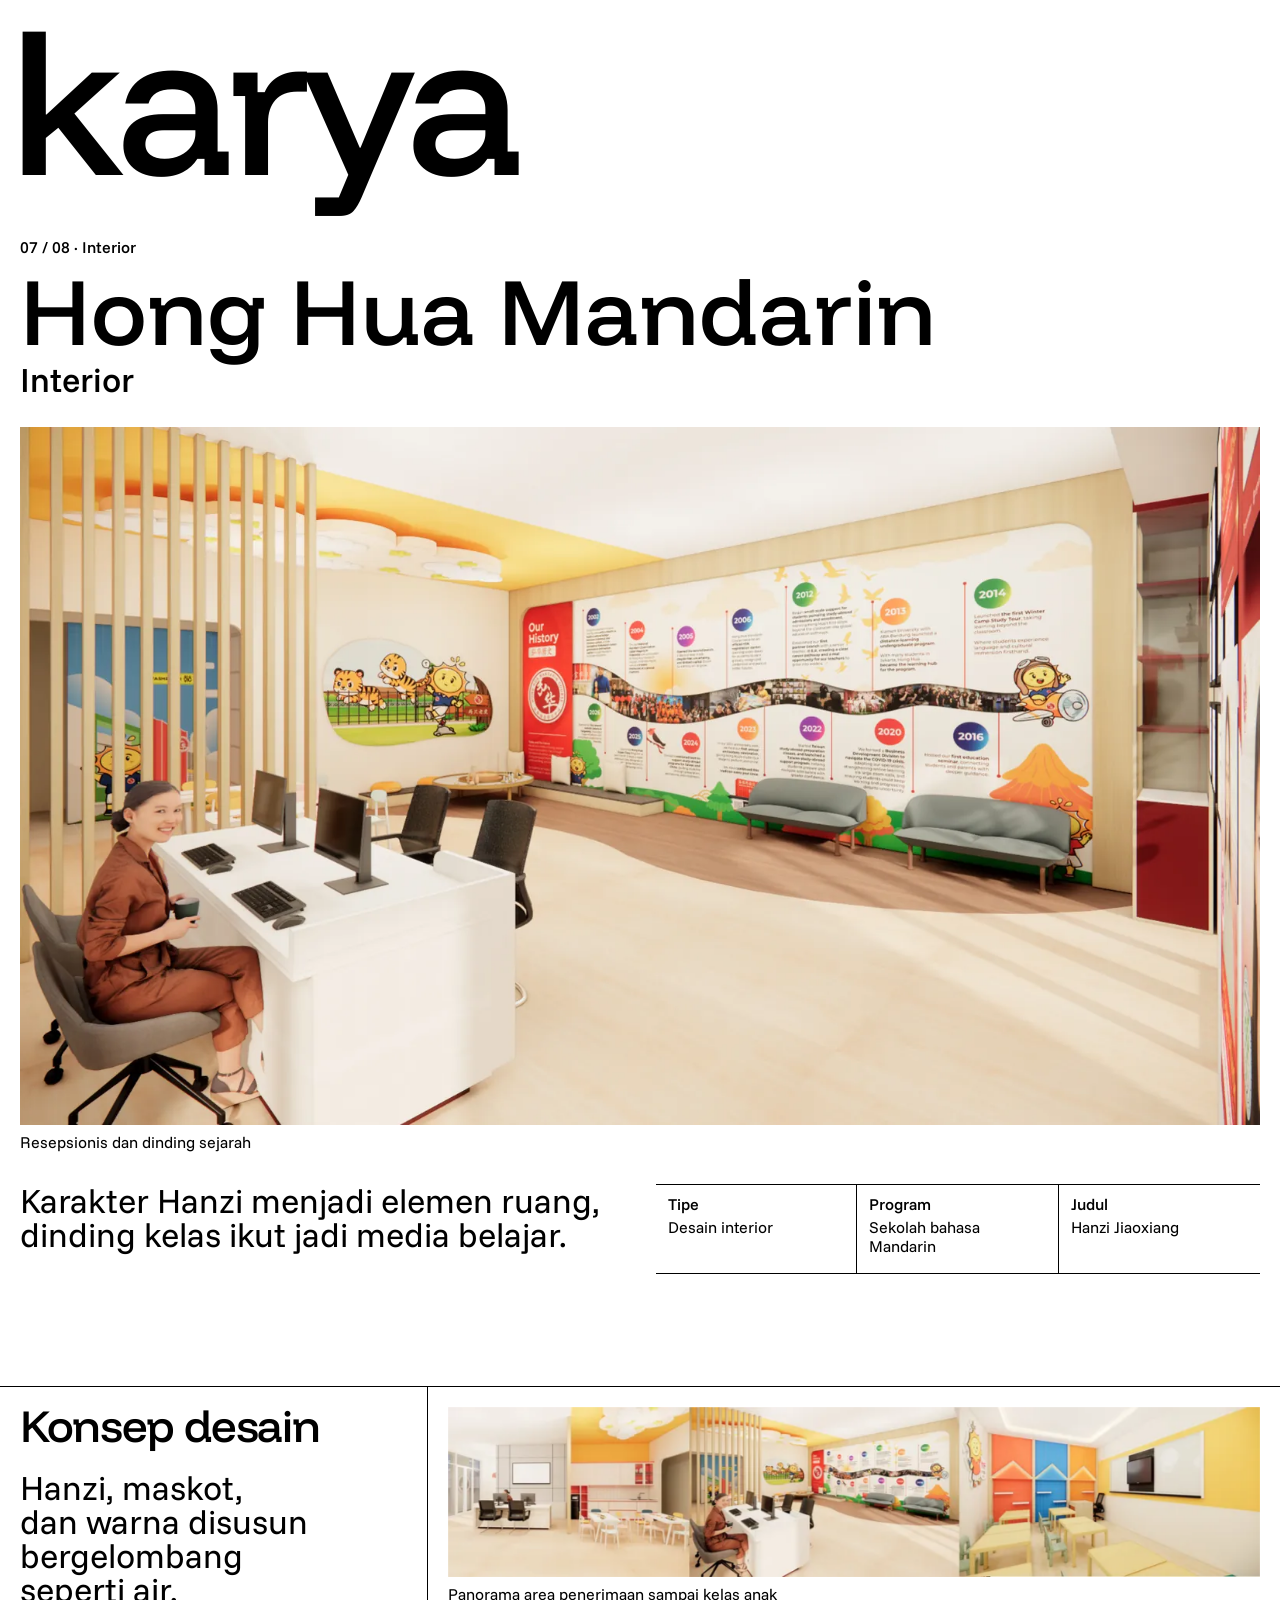
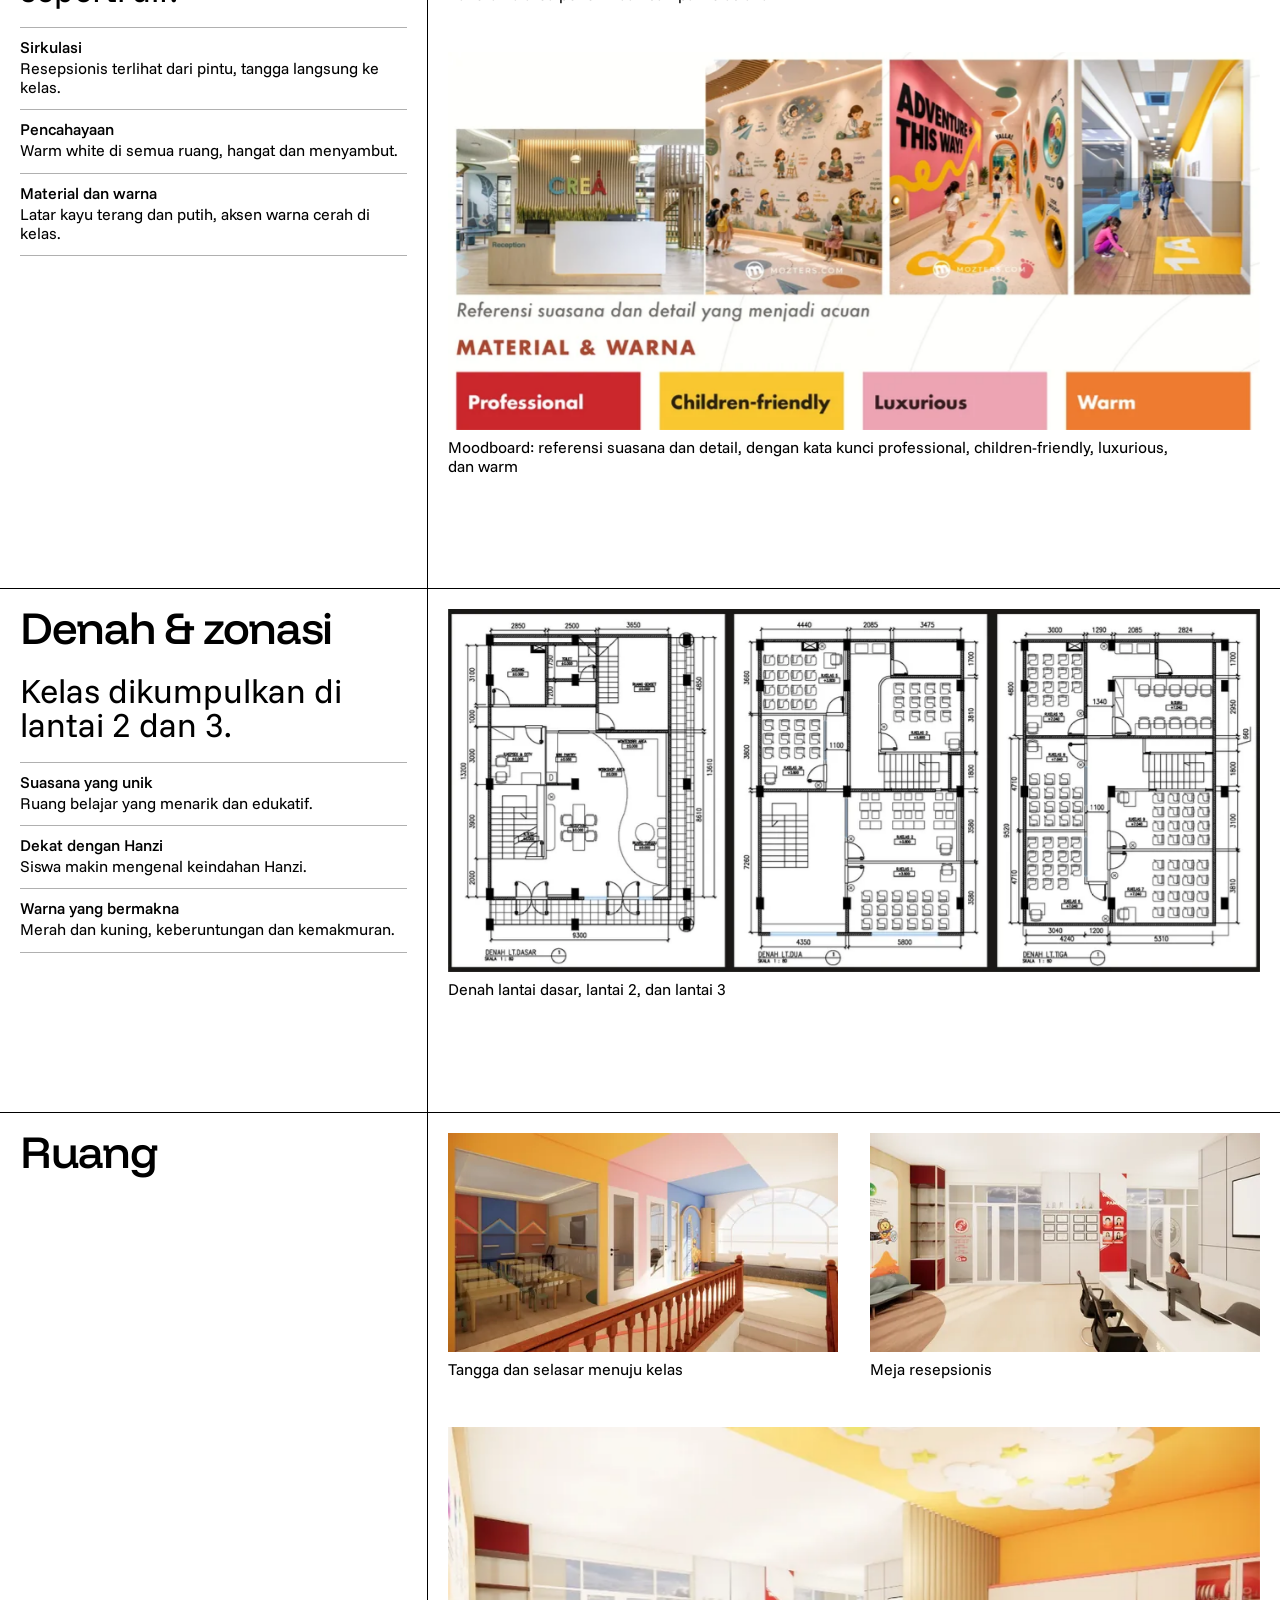
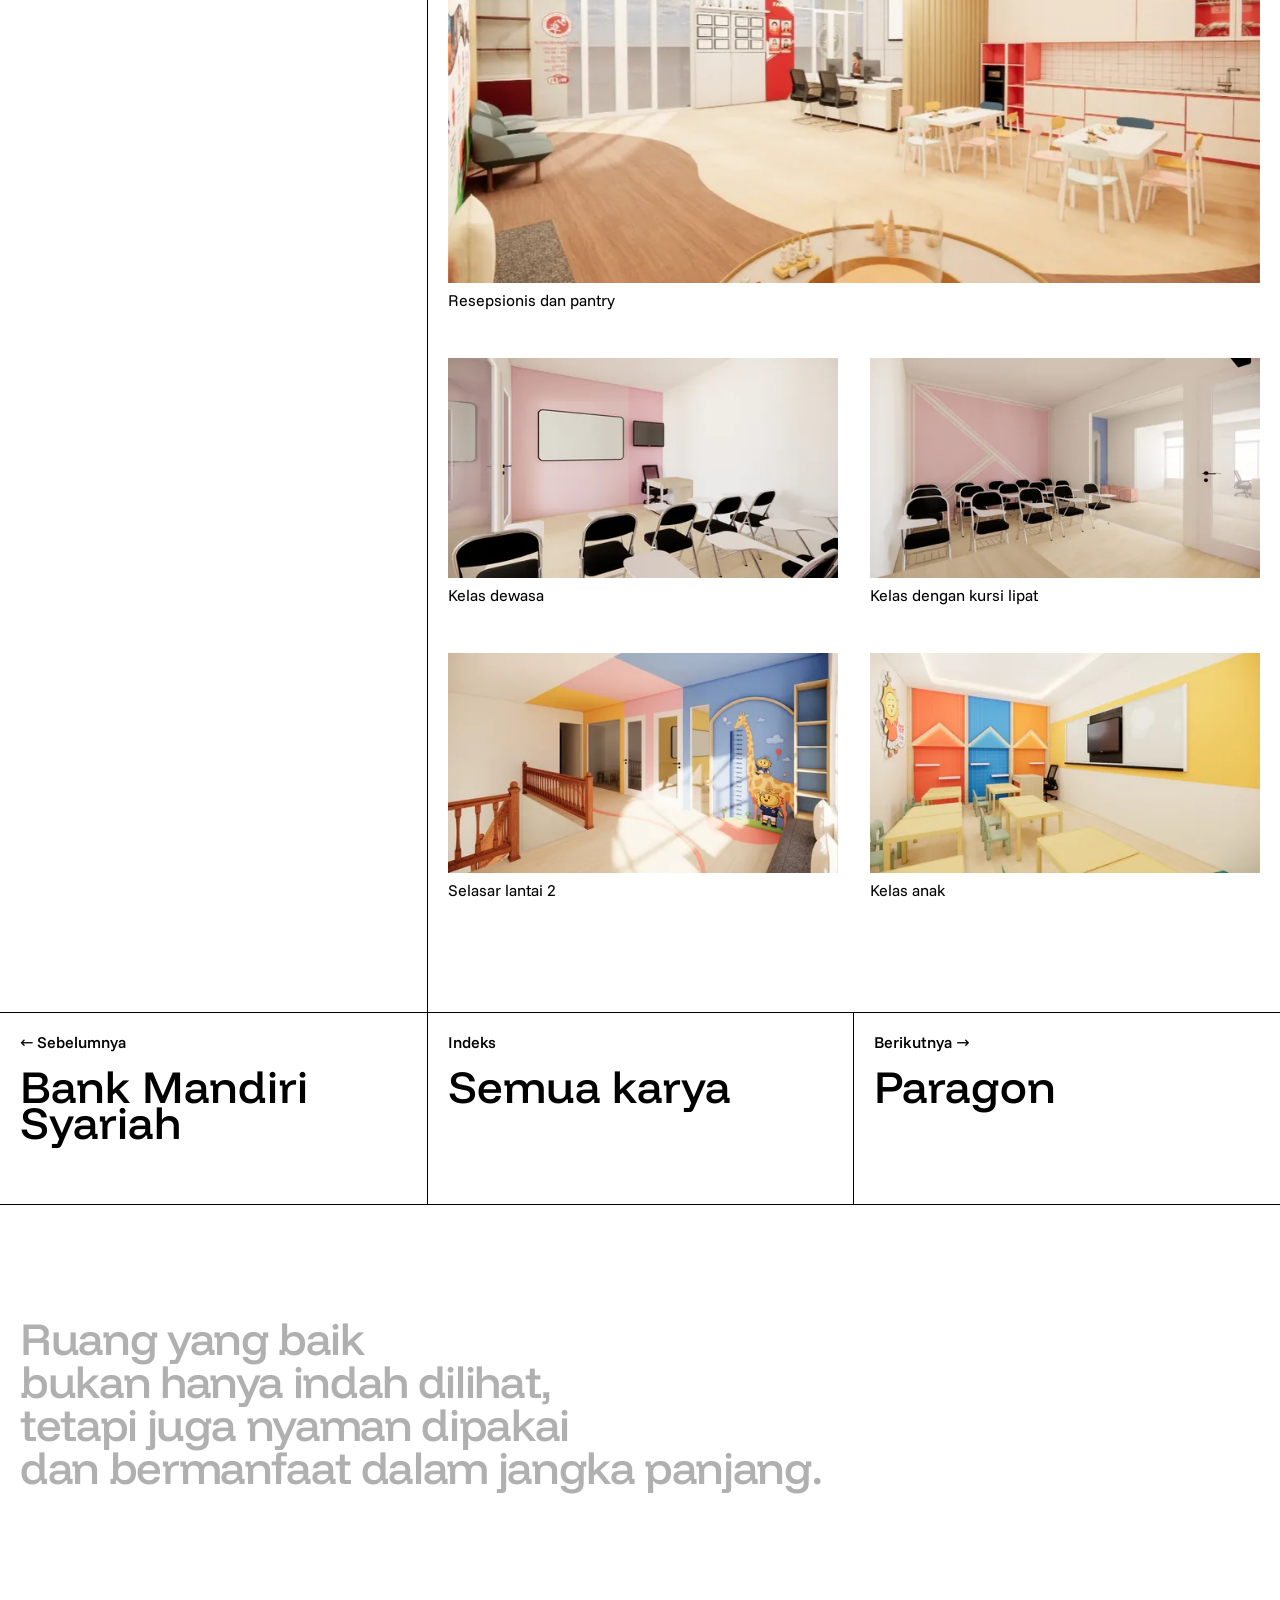
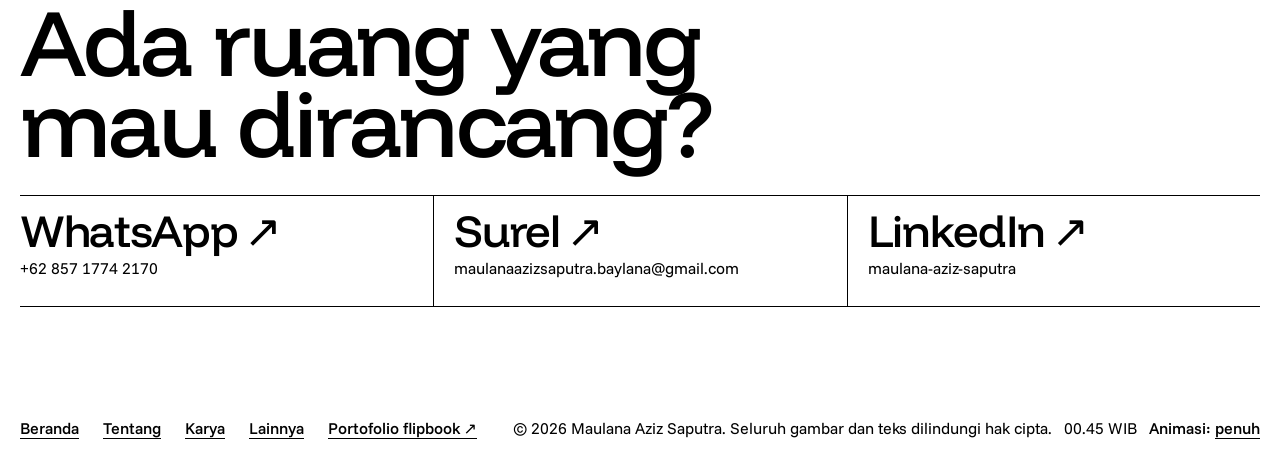
<file: docs/karya/hong-hua-interior/index.html>
<!doctype html>
<html lang="id">
<head>
<meta charset="utf-8">
<meta name="viewport" content="width=device-width, initial-scale=1">
<title>Hong Hua Mandarin: Interior · Interior | lanaspace</title>
<meta name="description" content="Hanzi Jiaoxiang, interior sekolah bahasa Mandarin Hong Hua: karakter Hanzi, maskot, dan warna merah kuning disusun bergelombang seperti air. Desain interior oleh Maulana Aziz Saputra.">
<meta name="author" content="Maulana Aziz Saputra">
<link rel="canonical" href="https://maulanaazizsaputra.github.io/lanaspace/karya/hong-hua-interior/">
<meta property="og:site_name" content="lanaspace">
<meta property="og:locale" content="id_ID">
<meta property="og:type" content="article">
<meta property="og:title" content="Hong Hua Mandarin: Interior · Interior | lanaspace">
<meta property="og:description" content="Hanzi Jiaoxiang, interior sekolah bahasa Mandarin Hong Hua: karakter Hanzi, maskot, dan warna merah kuning disusun bergelombang seperti air. Desain interior oleh Maulana Aziz Saputra.">
<meta property="og:url" content="https://maulanaazizsaputra.github.io/lanaspace/karya/hong-hua-interior/">
<meta property="og:image" content="https://maulanaazizsaputra.github.io/lanaspace/assets/og/hong-hua-interior.jpg">
<meta property="og:image:width" content="1200">
<meta property="og:image:height" content="630">
<meta name="twitter:card" content="summary_large_image">
<meta name="theme-color" content="#ffffff">
<meta name="lana-visitors" content="https://lanaspace-ad38a-default-rtdb.asia-southeast1.firebasedatabase.app">
<link rel="preconnect" href="https://lanaspace-ad38a-default-rtdb.asia-southeast1.firebasedatabase.app" crossorigin>
<link rel="icon" href="../../favicon.svg" type="image/svg+xml">
<link rel="apple-touch-icon" href="../../apple-touch-icon.png">
<link rel="preconnect" href="https://fonts.googleapis.com">
<link rel="preconnect" href="https://fonts.gstatic.com" crossorigin>
<link rel="stylesheet" href="https://fonts.googleapis.com/css2?family=Funnel+Display:wght@500&amp;family=Funnel+Sans:wght@400;500&amp;display=swap">
<link rel="stylesheet" href="../../assets/css/style.css?v=22097457">
<script>(function(d,w){var h=d.documentElement,done=function(){h.classList.remove('fonts-wait')},m;
try{m=w.localStorage.getItem('lana-animasi-v2')}catch(_){}
if(m!=='hemat')m='penuh';
h.classList.add('js','fonts-wait',m==='penuh'?'motion-full':'motion-gentle');
if(d.fonts&&d.fonts.load){Promise.all([d.fonts.load('500 1em "Funnel Display"'),d.fonts.load('400 1em "Funnel Sans"'),d.fonts.load('500 1em "Funnel Sans"')]).then(done,done);setTimeout(done,2500)}else{done()}
w.addEventListener('pagereveal',function(e){if(!e.viewTransition)return;try{var p=JSON.parse(sessionStorage.getItem('lana-vt'));
if(p&&Date.now()-p.t<5000){var W=w.innerWidth,H=w.innerHeight;h.style.setProperty('--vt-x',p.x+'px');h.style.setProperty('--vt-y',p.y+'px');
h.style.setProperty('--vt-r',Math.ceil(Math.hypot(Math.max(p.x,W-p.x),Math.max(p.y,H-p.y)))+'px')}}catch(_){}})})(document,window);</script>
<script src="../../assets/js/main.js?v=2ef345cf" defer></script>
<script type="application/ld+json">{"@context":"https://schema.org","@graph":[{"@type":"CreativeWork","name":"Hong Hua Mandarin: Interior","description":"Hanzi Jiaoxiang, interior sekolah bahasa Mandarin Hong Hua: karakter Hanzi, maskot, dan warna merah kuning disusun bergelombang seperti air. Desain interior oleh Maulana Aziz Saputra.","genre":"Desain interior","inLanguage":"id","creator":{"@id":"https://maulanaazizsaputra.github.io/lanaspace/#orang"},"url":"https://maulanaazizsaputra.github.io/lanaspace/karya/hong-hua-interior/","image":"https://maulanaazizsaputra.github.io/lanaspace/assets/og/hong-hua-interior.jpg"},{"@type":"Person","@id":"https://maulanaazizsaputra.github.io/lanaspace/#orang","name":"Maulana Aziz Saputra","alternateName":"Lana","jobTitle":"Desainer Arsitektur dan Interior","alumniOf":{"@type":"CollegeOrUniversity","name":"Universitas Gunadarma"},"knowsAbout":["Desain interior","Desain arsitektur","Manajemen proyek","Gambar detail","Estimasi biaya (RAB/BoQ)","Desain multimedia & produk"],"knowsLanguage":["id","en"],"url":"https://maulanaazizsaputra.github.io/lanaspace/tentang/","image":"https://maulanaazizsaputra.github.io/lanaspace/assets/img/profil/potret-960.webp","email":"mailto:maulanaazizsaputra.baylana@gmail.com","telephone":"+6285717742170","sameAs":["https://www.linkedin.com/in/maulana-aziz-saputra-90984b372"]},{"@type":"BreadcrumbList","itemListElement":[{"@type":"ListItem","position":1,"name":"Beranda","item":"https://maulanaazizsaputra.github.io/lanaspace/"},{"@type":"ListItem","position":2,"name":"Karya","item":"https://maulanaazizsaputra.github.io/lanaspace/karya/"},{"@type":"ListItem","position":3,"name":"Hong Hua Mandarin: Interior","item":"https://maulanaazizsaputra.github.io/lanaspace/karya/hong-hua-interior/"}]}]}</script>
</head>
<body class="page-project">
<a class="skip" href="#isi">Langsung ke isi</a>
<a class="menu-toggle" href="../../" data-menu-open aria-label="Buka menu"><span></span><span></span><span></span></a>
<template id="menu-template"><div class="menu-stage">
  <img class="menu-stage__bg" data-menu-bg data-index="0" data-bgs='[{"src":"../../assets/img/paragon/gerbang-organik-1600.webp","srcset":"../../assets/img/paragon/gerbang-organik-480.webp 480w, ../../assets/img/paragon/gerbang-organik-960.webp 960w, ../../assets/img/paragon/gerbang-organik-1600.webp 1600w, ../../assets/img/paragon/gerbang-organik-2400.webp 2400w","label":"Paragon. Gerbang organik menuju area pajang","href":"../../karya/paragon/"},{"src":"../../assets/img/taman-medyra/gerbang-1600.webp","srcset":"../../assets/img/taman-medyra/gerbang-480.webp 480w, ../../assets/img/taman-medyra/gerbang-960.webp 960w, ../../assets/img/taman-medyra/gerbang-1600.webp 1600w, ../../assets/img/taman-medyra/gerbang-2400.webp 2400w","label":"Taman Medyra. Satu-satunya gerbang ada di sisi timur. Render tahap awal","href":"../../karya/taman-medyra/"},{"src":"../../assets/img/paragon/area-pandang-1600.webp","srcset":"../../assets/img/paragon/area-pandang-480.webp 480w, ../../assets/img/paragon/area-pandang-960.webp 960w, ../../assets/img/paragon/area-pandang-1600.webp 1600w, ../../assets/img/paragon/area-pandang-2400.webp 2400w","label":"Paragon. Area pandang, koridor yang menghadap lantai produksi","href":"../../karya/paragon/"},{"src":"../../assets/img/hong-hua-interior/selasar-1600.webp","srcset":"../../assets/img/hong-hua-interior/selasar-480.webp 480w, ../../assets/img/hong-hua-interior/selasar-960.webp 960w, ../../assets/img/hong-hua-interior/selasar-1600.webp 1600w, ../../assets/img/hong-hua-interior/selasar-1921.webp 1921w","label":"Hong Hua Mandarin: Interior. Selasar lantai 2","href":"../../karya/hong-hua-interior/"}]' sizes="100vw" alt="">
  <button type="button" class="menu-stage__close" data-menu-close>Tutup</button>
  <nav class="menu-sheet" aria-label="Menu utama">
  <a class="mcol mcol--about" href="../../tentang/" data-cursor="buka">
    <span class="mcol__head mcol__head--brand display-type" translate="no"><span class="sr-only">lanaspace</span><span class="split" aria-hidden="true"><span class="w"><span class="ch" style="--i:0">l</span><span class="ch" style="--i:1">a</span><span class="ch" style="--i:2">n</span><span class="ch" style="--i:3">a</span><span class="ch" style="--i:4">s</span><span class="ch" style="--i:5">p</span><span class="ch" style="--i:6">a</span><span class="ch" style="--i:7">c</span><span class="ch" style="--i:8">e</span></span></span><span class="sr-only">: tentang Maulana Aziz Saputra</span></span>
    <span class="mcol__arrow" aria-hidden="true">→</span>
    <span class="mcol__preview mabout" aria-hidden="true">
      <span class="mintro"><span class="mintro__name">Maulana Aziz Saputra</span><span>Arsitektur</span><span>Desain interior</span></span>
      <span class="portrait mportrait"><span class="rings" aria-hidden="true"><svg class="rings__layer" viewBox="-100 -100 200 200" style="--k:0" focusable="false"><circle r="2.5"/><circle r="5.0"/><circle r="7.5"/><circle r="10.0"/><circle r="12.5"/><circle r="15.0"/><circle r="17.5"/></svg><svg class="rings__layer" viewBox="-100 -100 200 200" style="--k:1" focusable="false"><circle r="20.0"/><circle r="22.5"/><circle r="25.0"/><circle r="27.5"/><circle r="30.0"/><circle r="32.5"/><circle r="35.0"/></svg><svg class="rings__layer" viewBox="-100 -100 200 200" style="--k:2" focusable="false"><circle r="37.5"/><circle r="40.0"/><circle r="42.5"/><circle r="45.0"/><circle r="47.5"/><circle r="50.0"/><circle r="52.5"/></svg><svg class="rings__layer" viewBox="-100 -100 200 200" style="--k:3" focusable="false"><circle r="55.0"/><circle r="57.5"/><circle r="60.0"/><circle r="62.5"/><circle r="65.0"/><circle r="67.5"/><circle r="70.0"/></svg><svg class="rings__layer" viewBox="-100 -100 200 200" style="--k:4" focusable="false"><circle r="72.5"/><circle r="75.0"/><circle r="77.5"/><circle r="80.0"/><circle r="82.5"/><circle r="85.0"/><circle r="87.5"/></svg><svg class="rings__layer" viewBox="-100 -100 200 200" style="--k:5" focusable="false"><circle r="90.0"/><circle r="92.5"/><circle r="95.0"/><circle r="97.5"/><circle r="100.0"/></svg></span><img class="portrait__img" src="../../assets/img/profil/potret-960.webp" srcset="../../assets/img/profil/potret-480.webp 480w, ../../assets/img/profil/potret-960.webp 960w" sizes="(min-width: 1024px) 30vw, 60vw" width="1080" height="1916" alt="" decoding="async"></span>
      <span class="mcontact"><span class="mcontact__group"><span class="mcontact__label">Kontak</span><span class="mcontact__value"><span class="nowrap">maulanaazizsaputra.baylana@gmail.com</span><br>+62 857 1774 2170</span></span><span class="mcontact__group"><span class="mcontact__label">Terhubung</span><span class="mcontact__value">LinkedIn</span></span><span class="mcontact__group" data-clock-group hidden><span class="mcontact__label">Waktu setempat</span><span class="mcontact__value" data-clock></span></span><span class="mcontact__group" data-visitors hidden><span class="mcontact__label">Pengunjung</span><span class="mcontact__value visitors"><span class="visitors__dot" aria-hidden="true"></span><span class="visitors__num" data-visitors-online>1</span> sedang melihat · <span class="visitors__num" data-visitors-total>0</span> total</span></span></span>
    </span>
  </a>
  <a class="mcol mcol--works" href="../../karya/" data-cursor="buka">
    <span class="mcol__head display-type"><span class="sr-only">Karya</span><span class="split" aria-hidden="true"><span class="w"><span class="ch" style="--i:0">K</span><span class="ch" style="--i:1">a</span><span class="ch" style="--i:2">r</span><span class="ch" style="--i:3">y</span><span class="ch" style="--i:4">a</span></span></span><span class="sr-only">: 8 proyek</span></span>
    <span class="mcol__arrow" aria-hidden="true">→</span>
    <span class="mcol__preview mworks" aria-hidden="true"><span class="mworks__track"><span class="mworks__set"><span class="mtile"><img class="pic" src="../../assets/img/pinakular-house/sampul-724.webp" srcset="../../assets/img/pinakular-house/sampul-480.webp 480w, ../../assets/img/pinakular-house/sampul-724.webp 724w" sizes="(min-width: 1024px) 14vw, 40vw" width="724" height="905" alt="" decoding="async"><span class="mtile__cap">Pinakular House</span></span><span class="mtile"><img class="pic" src="../../assets/img/tp-house/sampul-754.webp" srcset="../../assets/img/tp-house/sampul-480.webp 480w, ../../assets/img/tp-house/sampul-754.webp 754w" sizes="(min-width: 1024px) 14vw, 40vw" width="754" height="833" alt="" decoding="async"><span class="mtile__cap">TP House</span></span><span class="mtile"><img class="pic" src="../../assets/img/como-house/sampul-960.webp" srcset="../../assets/img/como-house/sampul-480.webp 480w, ../../assets/img/como-house/sampul-960.webp 960w" sizes="(min-width: 1024px) 14vw, 40vw" width="1013" height="1142" alt="" decoding="async"><span class="mtile__cap">Como House</span></span><span class="mtile"><img class="pic" src="../../assets/img/taman-medyra/sampul-960.webp" srcset="../../assets/img/taman-medyra/sampul-480.webp 480w, ../../assets/img/taman-medyra/sampul-960.webp 960w, ../../assets/img/taman-medyra/sampul-1280.webp 1280w" sizes="(min-width: 1024px) 14vw, 40vw" width="1280" height="720" alt="" decoding="async"><span class="mtile__cap">Taman Medyra</span></span><span class="mtile"><img class="pic" src="../../assets/img/hong-hua-arsitektur/sampul-960.webp" srcset="../../assets/img/hong-hua-arsitektur/sampul-480.webp 480w, ../../assets/img/hong-hua-arsitektur/sampul-960.webp 960w, ../../assets/img/hong-hua-arsitektur/sampul-1600.webp 1600w" sizes="(min-width: 1024px) 14vw, 40vw" width="1774" height="1495" alt="" decoding="async"><span class="mtile__cap">Hong Hua Mandarin: Arsitektur</span></span><span class="mtile"><img class="pic" src="../../assets/img/bank-mandiri-syariah/sampul-746.webp" srcset="../../assets/img/bank-mandiri-syariah/sampul-480.webp 480w, ../../assets/img/bank-mandiri-syariah/sampul-746.webp 746w" sizes="(min-width: 1024px) 14vw, 40vw" width="746" height="497" alt="" decoding="async"><span class="mtile__cap">Bank Mandiri Syariah</span></span><span class="mtile"><img class="pic" src="../../assets/img/hong-hua-interior/sampul-865.webp" srcset="../../assets/img/hong-hua-interior/sampul-480.webp 480w, ../../assets/img/hong-hua-interior/sampul-865.webp 865w" sizes="(min-width: 1024px) 14vw, 40vw" width="865" height="1081" alt="" decoding="async"><span class="mtile__cap">Hong Hua Mandarin: Interior</span></span><span class="mtile"><img class="pic" src="../../assets/img/paragon/sampul-960.webp" srcset="../../assets/img/paragon/sampul-480.webp 480w, ../../assets/img/paragon/sampul-960.webp 960w" sizes="(min-width: 1024px) 14vw, 40vw" width="979" height="1305" alt="" decoding="async"><span class="mtile__cap">Paragon</span></span></span><span class="mworks__set"><span class="mtile"><img class="pic" src="../../assets/img/pinakular-house/sampul-724.webp" srcset="../../assets/img/pinakular-house/sampul-480.webp 480w, ../../assets/img/pinakular-house/sampul-724.webp 724w" sizes="(min-width: 1024px) 14vw, 40vw" width="724" height="905" alt="" decoding="async"><span class="mtile__cap">Pinakular House</span></span><span class="mtile"><img class="pic" src="../../assets/img/tp-house/sampul-754.webp" srcset="../../assets/img/tp-house/sampul-480.webp 480w, ../../assets/img/tp-house/sampul-754.webp 754w" sizes="(min-width: 1024px) 14vw, 40vw" width="754" height="833" alt="" decoding="async"><span class="mtile__cap">TP House</span></span><span class="mtile"><img class="pic" src="../../assets/img/como-house/sampul-960.webp" srcset="../../assets/img/como-house/sampul-480.webp 480w, ../../assets/img/como-house/sampul-960.webp 960w" sizes="(min-width: 1024px) 14vw, 40vw" width="1013" height="1142" alt="" decoding="async"><span class="mtile__cap">Como House</span></span><span class="mtile"><img class="pic" src="../../assets/img/taman-medyra/sampul-960.webp" srcset="../../assets/img/taman-medyra/sampul-480.webp 480w, ../../assets/img/taman-medyra/sampul-960.webp 960w, ../../assets/img/taman-medyra/sampul-1280.webp 1280w" sizes="(min-width: 1024px) 14vw, 40vw" width="1280" height="720" alt="" decoding="async"><span class="mtile__cap">Taman Medyra</span></span><span class="mtile"><img class="pic" src="../../assets/img/hong-hua-arsitektur/sampul-960.webp" srcset="../../assets/img/hong-hua-arsitektur/sampul-480.webp 480w, ../../assets/img/hong-hua-arsitektur/sampul-960.webp 960w, ../../assets/img/hong-hua-arsitektur/sampul-1600.webp 1600w" sizes="(min-width: 1024px) 14vw, 40vw" width="1774" height="1495" alt="" decoding="async"><span class="mtile__cap">Hong Hua Mandarin: Arsitektur</span></span><span class="mtile"><img class="pic" src="../../assets/img/bank-mandiri-syariah/sampul-746.webp" srcset="../../assets/img/bank-mandiri-syariah/sampul-480.webp 480w, ../../assets/img/bank-mandiri-syariah/sampul-746.webp 746w" sizes="(min-width: 1024px) 14vw, 40vw" width="746" height="497" alt="" decoding="async"><span class="mtile__cap">Bank Mandiri Syariah</span></span><span class="mtile"><img class="pic" src="../../assets/img/hong-hua-interior/sampul-865.webp" srcset="../../assets/img/hong-hua-interior/sampul-480.webp 480w, ../../assets/img/hong-hua-interior/sampul-865.webp 865w" sizes="(min-width: 1024px) 14vw, 40vw" width="865" height="1081" alt="" decoding="async"><span class="mtile__cap">Hong Hua Mandarin: Interior</span></span><span class="mtile"><img class="pic" src="../../assets/img/paragon/sampul-960.webp" srcset="../../assets/img/paragon/sampul-480.webp 480w, ../../assets/img/paragon/sampul-960.webp 960w" sizes="(min-width: 1024px) 14vw, 40vw" width="979" height="1305" alt="" decoding="async"><span class="mtile__cap">Paragon</span></span></span></span></span>
  </a>
  <a class="mcol mcol--more" href="../../lainnya/" data-cursor="buka">
    <span class="mcol__head display-type"><span class="sr-only">Lainnya</span><span class="split" aria-hidden="true"><span class="w"><span class="ch" style="--i:0">L</span><span class="ch" style="--i:1">a</span><span class="ch" style="--i:2">i</span><span class="ch" style="--i:3">n</span><span class="ch" style="--i:4">n</span><span class="ch" style="--i:5">y</span><span class="ch" style="--i:6">a</span></span></span><span class="sr-only">: gambar kerja dan sketsa tangan</span></span>
    <span class="mcol__arrow" aria-hidden="true">→</span>
    <span class="mcol__preview mmore" aria-hidden="true">
      <span class="mmore__panel"><img class="pic" src="../../assets/img/sketsa/panel-751.webp" srcset="../../assets/img/sketsa/panel-480.webp 480w, ../../assets/img/sketsa/panel-751.webp 751w" sizes="(min-width: 1024px) 22vw, 70vw" width="751" height="939" alt="" decoding="async"></span>
      <span class="mmore__text">Cara tercepat saya membaca suasana ruang.</span>
    </span>
  </a>
</nav>
  <a class="menu-stage__cap" href="../../karya/paragon/" data-menu-cap><span class="menu-stage__cap-label">Foto latar</span> <span data-cap-text>Paragon. Gerbang organik menuju area pajang</span></a>
  <button type="button" class="motion-toggle" data-motion-toggle hidden>Animasi: <span class="motion-toggle__state">penuh</span></button>
</div></template>
<main id="isi">
<article class="project">
  <p class="page-title page-title--link display-type"><a href="../../karya/" data-cursor="semua karya"><span class="sr-only">Karya</span><span class="split" aria-hidden="true"><span class="w"><span class="ch" style="--i:0">K</span><span class="ch" style="--i:1">a</span><span class="ch" style="--i:2">r</span><span class="ch" style="--i:3">y</span><span class="ch" style="--i:4">a</span></span></span></a></p>
  <header class="project-head">
    <p class="project-head__no" data-reveal>07 / 08 · Interior</p>
    <h1 class="project-head__title display-type"><span class="sr-only">Hong Hua Mandarin</span><span class="split" aria-hidden="true"><span class="w"><span class="ch" style="--i:0">H</span><span class="ch" style="--i:1">o</span><span class="ch" style="--i:2">n</span><span class="ch" style="--i:3">g</span></span> <span class="w"><span class="ch" style="--i:4">H</span><span class="ch" style="--i:5">u</span><span class="ch" style="--i:6">a</span></span> <span class="w"><span class="ch" style="--i:7">M</span><span class="ch" style="--i:8">a</span><span class="ch" style="--i:9">n</span><span class="ch" style="--i:10">d</span><span class="ch" style="--i:11">a</span><span class="ch" style="--i:12">r</span><span class="ch" style="--i:13">i</span><span class="ch" style="--i:14">n</span></span></span><span class="project-head__note" data-reveal>Interior</span></h1>
  </header>
  <div class="project-intro project-intro--2">
    <figure class="fig project-intro__hero">
      <a class="fig__zoom" href="../../assets/img/hong-hua-interior/resepsionis-1-1921.webp" data-zoom data-caption="Resepsionis dan dinding sejarah" data-cursor="perbesar" data-reveal="iris"><span class="pic-mask"><img class="pic" src="../../assets/img/hong-hua-interior/resepsionis-1-960.webp" srcset="../../assets/img/hong-hua-interior/resepsionis-1-480.webp 480w, ../../assets/img/hong-hua-interior/resepsionis-1-960.webp 960w, ../../assets/img/hong-hua-interior/resepsionis-1-1600.webp 1600w, ../../assets/img/hong-hua-interior/resepsionis-1-1921.webp 1921w" sizes="calc(100vw - 40px)" width="1921" height="1081" alt="Hong Hua Mandarin: Interior: Resepsionis dan dinding sejarah" fetchpriority="high" decoding="async"></span></a>
      <figcaption data-reveal>Resepsionis dan dinding sejarah</figcaption>
    </figure>
    <div class="project-intro__text">
      <p class="lede lede--intro" data-reveal>Karakter Hanzi menjadi elemen ruang, dinding kelas ikut jadi media belajar.</p>
      <dl class="meta-row"><div data-reveal><dt>Tipe</dt><dd>Desain interior</dd></div><div data-reveal><dt>Program</dt><dd>Sekolah bahasa Mandarin</dd></div><div data-reveal><dt>Judul</dt><dd>Hanzi Jiaoxiang</dd></div></dl>
    </div>
  </div>
<section class="row" id="konsep-desain" aria-labelledby="h-konsep-desain">
  <div class="row__head"><div class="row__sticky">
    <h2 class="heading-sm display-type" id="h-konsep-desain" data-reveal>Konsep desain</h2>
    
    <p class="lede" data-reveal>Hanzi, maskot, dan warna disusun bergelombang seperti air.</p>
    
    <dl data-reveal class="notes"><div><dt>Sirkulasi</dt><dd>Resepsionis terlihat dari pintu, tangga langsung ke kelas.</dd></div><div><dt>Pencahayaan</dt><dd>Warm white di semua ruang, hangat dan menyambut.</dd></div><div><dt>Material dan warna</dt><dd>Latar kayu terang dan putih, aksen warna cerah di kelas.</dd></div></dl>
  </div></div>
  <div class="row__body">
    <div class="figs">
<figure class="fig fig--2">
  <a class="fig__zoom" href="../../assets/img/hong-hua-interior/panorama-2400.webp" data-zoom data-caption="Panorama area penerimaan sampai kelas anak" data-cursor="perbesar" data-reveal="iris"><span class="pic-mask"><img class="pic" src="../../assets/img/hong-hua-interior/panorama-960.webp" srcset="../../assets/img/hong-hua-interior/panorama-480.webp 480w, ../../assets/img/hong-hua-interior/panorama-960.webp 960w, ../../assets/img/hong-hua-interior/panorama-1600.webp 1600w, ../../assets/img/hong-hua-interior/panorama-2400.webp 2400w" sizes="(min-width: 1100px) calc(66.6vw - 41px), calc(100vw - 40px)" width="3200" height="669" alt="Hong Hua Mandarin (interior): Panorama area penerimaan sampai kelas anak" loading="lazy" decoding="async"></span></a>
  <figcaption data-reveal>Panorama area penerimaan sampai kelas anak</figcaption>
</figure>
<figure class="fig fig--2">
  <a class="fig__zoom" href="../../assets/img/hong-hua-interior/moodboard-2320.webp" data-zoom data-caption="Moodboard: referensi suasana dan detail, dengan kata kunci professional, children-friendly, luxurious, dan warm" data-cursor="perbesar" data-reveal="iris"><span class="pic-mask"><img class="pic" src="../../assets/img/hong-hua-interior/moodboard-960.webp" srcset="../../assets/img/hong-hua-interior/moodboard-480.webp 480w, ../../assets/img/hong-hua-interior/moodboard-960.webp 960w, ../../assets/img/hong-hua-interior/moodboard-1600.webp 1600w, ../../assets/img/hong-hua-interior/moodboard-2320.webp 2320w" sizes="(min-width: 1100px) calc(66.6vw - 41px), calc(100vw - 40px)" width="2320" height="1080" alt="Hong Hua Mandarin (interior): Moodboard: referensi suasana dan detail, dengan kata kunci professional, children-friendly, luxurious, dan warm" loading="lazy" decoding="async"></span></a>
  <figcaption data-reveal>Moodboard: referensi suasana dan detail, dengan kata kunci professional, children-friendly, luxurious, dan warm</figcaption>
</figure>
    </div>
  </div>
</section>
<section class="row" id="denah-zonasi" aria-labelledby="h-denah-zonasi">
  <div class="row__head"><div class="row__sticky">
    <h2 class="heading-sm display-type" id="h-denah-zonasi" data-reveal>Denah &amp; zonasi</h2>
    
    <p class="lede" data-reveal>Kelas dikumpulkan di lantai 2 dan 3.</p>
    
    <dl data-reveal class="notes"><div><dt>Suasana yang unik</dt><dd>Ruang belajar yang menarik dan edukatif.</dd></div><div><dt>Dekat dengan Hanzi</dt><dd>Siswa makin mengenal keindahan Hanzi.</dd></div><div><dt>Warna yang bermakna</dt><dd>Merah dan kuning, keberuntungan dan kemakmuran.</dd></div></dl>
  </div></div>
  <div class="row__body">
    <div class="figs">
<figure class="fig fig--2">
  <a class="fig__zoom" href="../../assets/img/hong-hua-interior/denah-2400.webp" data-zoom data-caption="Denah lantai dasar, lantai 2, dan lantai 3" data-cursor="perbesar" data-reveal="iris"><span class="pic-mask"><img class="pic" src="../../assets/img/hong-hua-interior/denah-960.webp" srcset="../../assets/img/hong-hua-interior/denah-480.webp 480w, ../../assets/img/hong-hua-interior/denah-960.webp 960w, ../../assets/img/hong-hua-interior/denah-1600.webp 1600w, ../../assets/img/hong-hua-interior/denah-2400.webp 2400w" sizes="(min-width: 1100px) calc(66.6vw - 41px), calc(100vw - 40px)" width="2401" height="1072" alt="Hong Hua Mandarin (interior): Denah lantai dasar, lantai 2, dan lantai 3" loading="lazy" decoding="async"></span></a>
  <figcaption data-reveal>Denah lantai dasar, lantai 2, dan lantai 3</figcaption>
</figure>
    </div>
  </div>
</section>
<section class="row" id="ruang" aria-labelledby="h-ruang">
  <div class="row__head"><div class="row__sticky">
    <h2 class="heading-sm display-type" id="h-ruang" data-reveal>Ruang</h2>
    
    
    
    
  </div></div>
  <div class="row__body">
    <div class="figs">
<figure class="fig">
  <a class="fig__zoom" href="../../assets/img/hong-hua-interior/resepsionis-2-1921.webp" data-zoom data-caption="Tangga dan selasar menuju kelas" data-cursor="perbesar" data-reveal="iris"><span class="pic-mask"><img class="pic" src="../../assets/img/hong-hua-interior/resepsionis-2-960.webp" srcset="../../assets/img/hong-hua-interior/resepsionis-2-480.webp 480w, ../../assets/img/hong-hua-interior/resepsionis-2-960.webp 960w, ../../assets/img/hong-hua-interior/resepsionis-2-1600.webp 1600w, ../../assets/img/hong-hua-interior/resepsionis-2-1921.webp 1921w" sizes="(min-width: 1100px) calc(33.3vw - 37px), (min-width: 700px) calc(50vw - 37px), calc(100vw - 40px)" width="1921" height="1081" alt="Hong Hua Mandarin (interior): Tangga dan selasar menuju kelas" loading="lazy" decoding="async"></span></a>
  <figcaption data-reveal>Tangga dan selasar menuju kelas</figcaption>
</figure>
<figure class="fig">
  <a class="fig__zoom" href="../../assets/img/hong-hua-interior/resepsionis-3-1921.webp" data-zoom data-caption="Meja resepsionis" data-cursor="perbesar" data-reveal="iris"><span class="pic-mask"><img class="pic" src="../../assets/img/hong-hua-interior/resepsionis-3-960.webp" srcset="../../assets/img/hong-hua-interior/resepsionis-3-480.webp 480w, ../../assets/img/hong-hua-interior/resepsionis-3-960.webp 960w, ../../assets/img/hong-hua-interior/resepsionis-3-1600.webp 1600w, ../../assets/img/hong-hua-interior/resepsionis-3-1921.webp 1921w" sizes="(min-width: 1100px) calc(33.3vw - 37px), (min-width: 700px) calc(50vw - 37px), calc(100vw - 40px)" width="1921" height="1081" alt="Hong Hua Mandarin (interior): Meja resepsionis" loading="lazy" decoding="async"></span></a>
  <figcaption data-reveal>Meja resepsionis</figcaption>
</figure>
<figure class="fig fig--2">
  <a class="fig__zoom" href="../../assets/img/hong-hua-interior/resepsionis-pantry-1083.webp" data-zoom data-caption="Resepsionis dan pantry" data-cursor="perbesar" data-reveal="iris"><span class="pic-mask"><img class="pic" src="../../assets/img/hong-hua-interior/resepsionis-pantry-960.webp" srcset="../../assets/img/hong-hua-interior/resepsionis-pantry-480.webp 480w, ../../assets/img/hong-hua-interior/resepsionis-pantry-960.webp 960w, ../../assets/img/hong-hua-interior/resepsionis-pantry-1083.webp 1083w" sizes="(min-width: 1100px) calc(66.6vw - 41px), calc(100vw - 40px)" width="1083" height="608" alt="Hong Hua Mandarin (interior): Resepsionis dan pantry" loading="lazy" decoding="async"></span></a>
  <figcaption data-reveal>Resepsionis dan pantry</figcaption>
</figure>
<figure class="fig">
  <a class="fig__zoom" href="../../assets/img/hong-hua-interior/kelas-dewasa-1921.webp" data-zoom data-caption="Kelas dewasa" data-cursor="perbesar" data-reveal="iris"><span class="pic-mask"><img class="pic" src="../../assets/img/hong-hua-interior/kelas-dewasa-960.webp" srcset="../../assets/img/hong-hua-interior/kelas-dewasa-480.webp 480w, ../../assets/img/hong-hua-interior/kelas-dewasa-960.webp 960w, ../../assets/img/hong-hua-interior/kelas-dewasa-1600.webp 1600w, ../../assets/img/hong-hua-interior/kelas-dewasa-1921.webp 1921w" sizes="(min-width: 1100px) calc(33.3vw - 37px), (min-width: 700px) calc(50vw - 37px), calc(100vw - 40px)" width="1921" height="1081" alt="Hong Hua Mandarin (interior): Kelas dewasa" loading="lazy" decoding="async"></span></a>
  <figcaption data-reveal>Kelas dewasa</figcaption>
</figure>
<figure class="fig">
  <a class="fig__zoom" href="../../assets/img/hong-hua-interior/kelas-kursi-lipat-1921.webp" data-zoom data-caption="Kelas dengan kursi lipat" data-cursor="perbesar" data-reveal="iris"><span class="pic-mask"><img class="pic" src="../../assets/img/hong-hua-interior/kelas-kursi-lipat-960.webp" srcset="../../assets/img/hong-hua-interior/kelas-kursi-lipat-480.webp 480w, ../../assets/img/hong-hua-interior/kelas-kursi-lipat-960.webp 960w, ../../assets/img/hong-hua-interior/kelas-kursi-lipat-1600.webp 1600w, ../../assets/img/hong-hua-interior/kelas-kursi-lipat-1921.webp 1921w" sizes="(min-width: 1100px) calc(33.3vw - 37px), (min-width: 700px) calc(50vw - 37px), calc(100vw - 40px)" width="1921" height="1081" alt="Hong Hua Mandarin (interior): Kelas dengan kursi lipat" loading="lazy" decoding="async"></span></a>
  <figcaption data-reveal>Kelas dengan kursi lipat</figcaption>
</figure>
<figure class="fig">
  <a class="fig__zoom" href="../../assets/img/hong-hua-interior/selasar-1921.webp" data-zoom data-caption="Selasar lantai 2" data-cursor="perbesar" data-reveal="iris"><span class="pic-mask"><img class="pic" src="../../assets/img/hong-hua-interior/selasar-960.webp" srcset="../../assets/img/hong-hua-interior/selasar-480.webp 480w, ../../assets/img/hong-hua-interior/selasar-960.webp 960w, ../../assets/img/hong-hua-interior/selasar-1600.webp 1600w, ../../assets/img/hong-hua-interior/selasar-1921.webp 1921w" sizes="(min-width: 1100px) calc(33.3vw - 37px), (min-width: 700px) calc(50vw - 37px), calc(100vw - 40px)" width="1921" height="1081" alt="Hong Hua Mandarin (interior): Selasar lantai 2" loading="lazy" decoding="async"></span></a>
  <figcaption data-reveal>Selasar lantai 2</figcaption>
</figure>
<figure class="fig">
  <a class="fig__zoom" href="../../assets/img/hong-hua-interior/kelas-anak-1921.webp" data-zoom data-caption="Kelas anak" data-cursor="perbesar" data-reveal="iris"><span class="pic-mask"><img class="pic" src="../../assets/img/hong-hua-interior/kelas-anak-960.webp" srcset="../../assets/img/hong-hua-interior/kelas-anak-480.webp 480w, ../../assets/img/hong-hua-interior/kelas-anak-960.webp 960w, ../../assets/img/hong-hua-interior/kelas-anak-1600.webp 1600w, ../../assets/img/hong-hua-interior/kelas-anak-1921.webp 1921w" sizes="(min-width: 1100px) calc(33.3vw - 37px), (min-width: 700px) calc(50vw - 37px), calc(100vw - 40px)" width="1921" height="1081" alt="Hong Hua Mandarin (interior): Kelas anak" loading="lazy" decoding="async"></span></a>
  <figcaption data-reveal>Kelas anak</figcaption>
</figure>
    </div>
  </div>
</section>
</article>
<nav class="pager" aria-label="Proyek lain">
  <div class="pager__cell"><a class="pager__link inv" href="../../karya/bank-mandiri-syariah/" rel="prev" data-preview="../../assets/img/bank-mandiri-syariah/sampul-480.webp"><span class="label">← Sebelumnya</span><span class="pager__title display-type">Bank Mandiri Syariah</span></a></div>
  <div class="pager__cell"><a class="pager__link inv" href="../../karya/"><span class="label">Indeks</span><span class="pager__title display-type">Semua karya</span></a></div>
  <div class="pager__cell"><a class="pager__link inv" href="../../karya/paragon/" rel="next" data-preview="../../assets/img/paragon/sampul-480.webp"><span class="label">Berikutnya →</span><span class="pager__title display-type">Paragon</span></a></div>
</nav>
</main>
<footer class="site-footer">
  <p class="manifesto display-type" data-fill><span class="mline"><span class="mw">Ruang</span> <span class="mw">yang</span> <span class="mw">baik</span></span> <span class="mline"><span class="mw">bukan</span> <span class="mw">hanya</span> <span class="mw">indah</span> <span class="mw">dilihat,</span></span> <span class="mline"><span class="mw">tetapi</span> <span class="mw">juga</span> <span class="mw">nyaman</span> <span class="mw">dipakai</span></span> <span class="mline"><span class="mw">dan</span> <span class="mw">bermanfaat</span> <span class="mw">dalam</span> <span class="mw">jangka</span> <span class="mw">panjang.</span></span></p>
  <section class="cta" aria-labelledby="h-cta">
    <h2 class="cta__title display-type" id="h-cta" data-reveal>Ada ruang yang mau dirancang?</h2>
    <ul class="cta__list"><li data-reveal><a class="cta__link inv" href="https://wa.me/6285717742170" rel="noopener"><span class="cta__name display-type">WhatsApp<span class="cta__arrow" aria-hidden="true">↗</span></span><span class="cta__value">+62 857 1774 2170</span></a></li><li data-reveal><a class="cta__link inv" href="mailto:maulanaazizsaputra.baylana@gmail.com"><span class="cta__name display-type">Surel<span class="cta__arrow" aria-hidden="true">↗</span></span><span class="cta__value"><span class="nowrap">maulanaazizsaputra.baylana@gmail.com</span></span></a></li><li data-reveal><a class="cta__link inv" href="https://www.linkedin.com/in/maulana-aziz-saputra-90984b372" rel="me noopener"><span class="cta__name display-type">LinkedIn<span class="cta__arrow" aria-hidden="true">↗</span></span><span class="cta__value">maulana-aziz-saputra</span></a></li></ul>
  </section>
  <div class="footer-end">
    <nav class="footer-nav" aria-label="Halaman"><a class="link" href="../../">Beranda</a><a class="link" href="../../tentang/">Tentang</a><a class="link" href="../../karya/">Karya</a><a class="link" href="../../lainnya/">Lainnya</a><a class="link" href="https://heyzine.com/flip-book/c3bf3d2d7f.html" target="_blank" rel="noopener">Portofolio flipbook<span class="ext" aria-hidden="true">↗</span><span class="sr-only"> (membuka tab baru)</span></a></nav>
    <p class="legal">© 2026 Maulana Aziz Saputra. Seluruh gambar dan teks dilindungi hak cipta.<span class="clock" data-clock hidden></span><span class="visitors" data-visitors hidden><span class="visitors__dot" aria-hidden="true"></span><span class="visitors__num" data-visitors-online>1</span> sedang melihat · <span class="visitors__num" data-visitors-total>0</span> pengunjung</span><button type="button" class="motion-toggle" data-motion-toggle hidden>Animasi: <span class="motion-toggle__state">penuh</span></button></p>
  </div>
</footer>
</body>
</html>
</file>
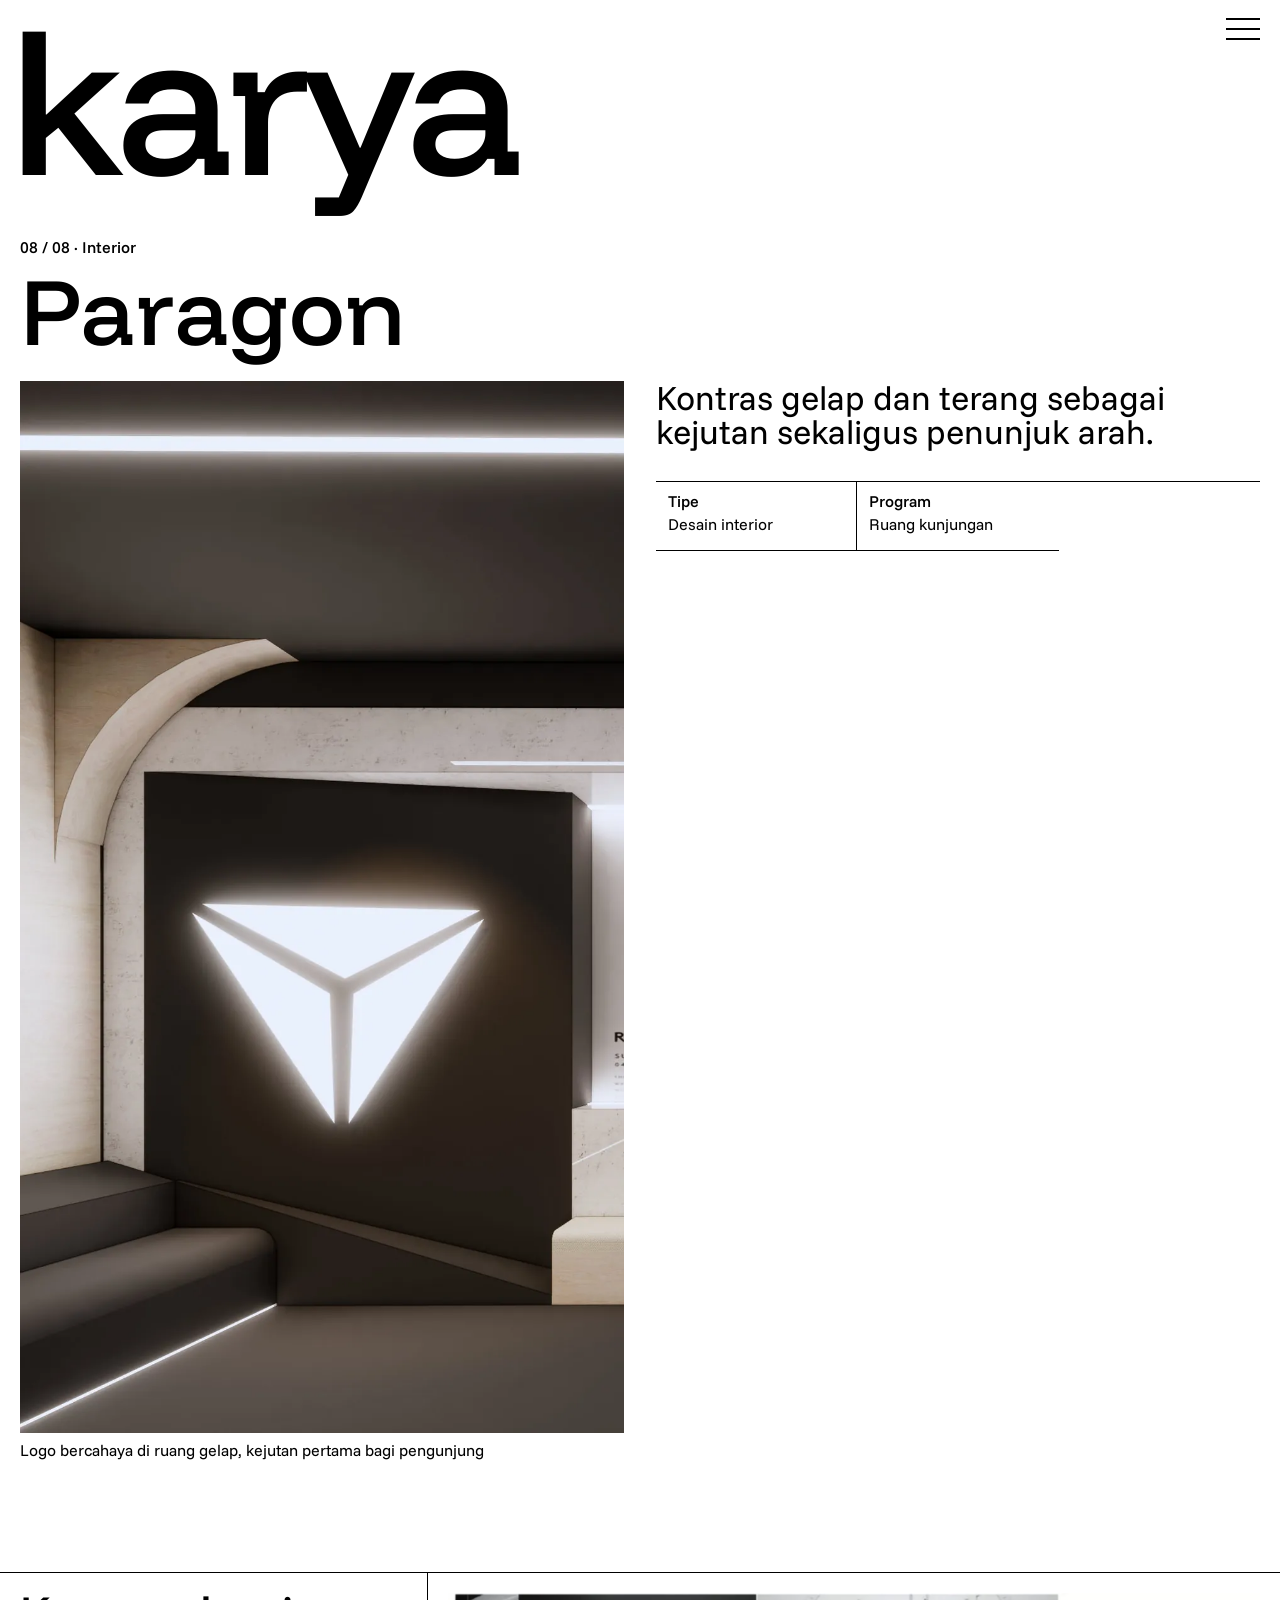
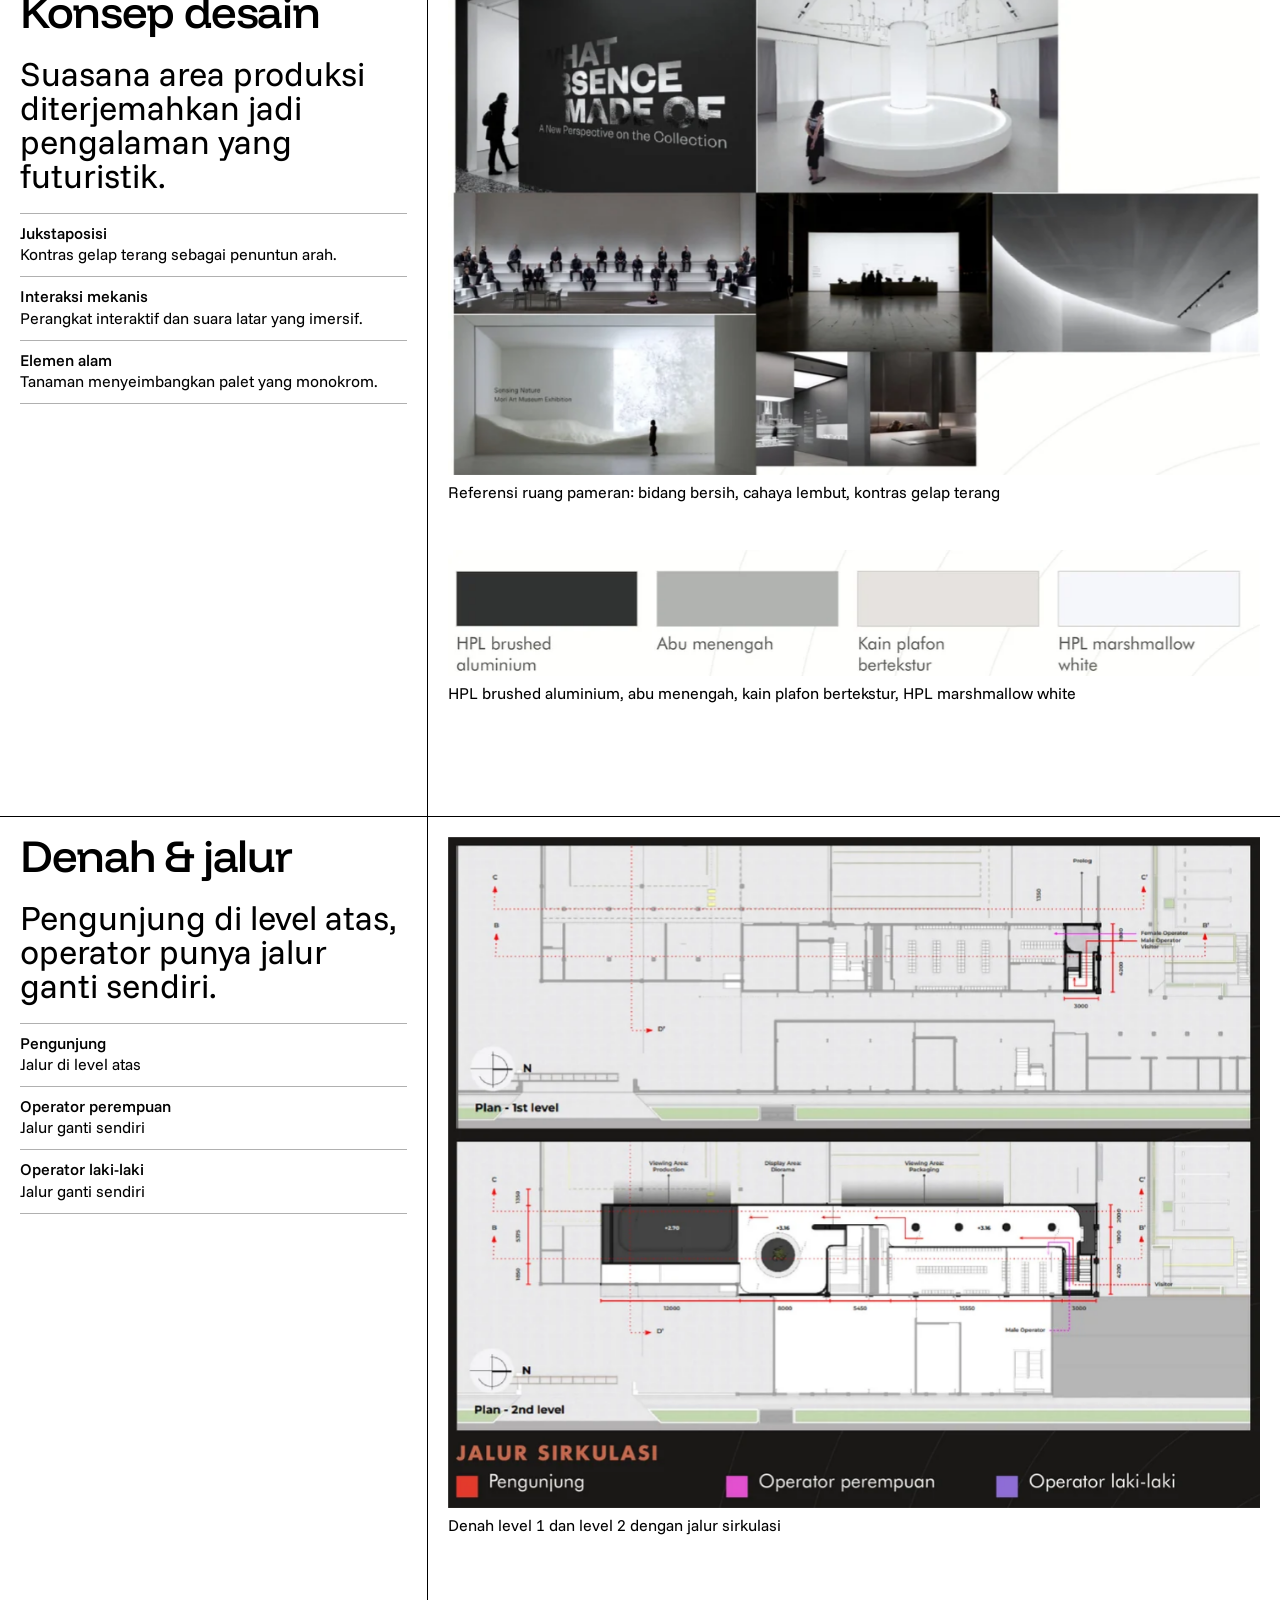
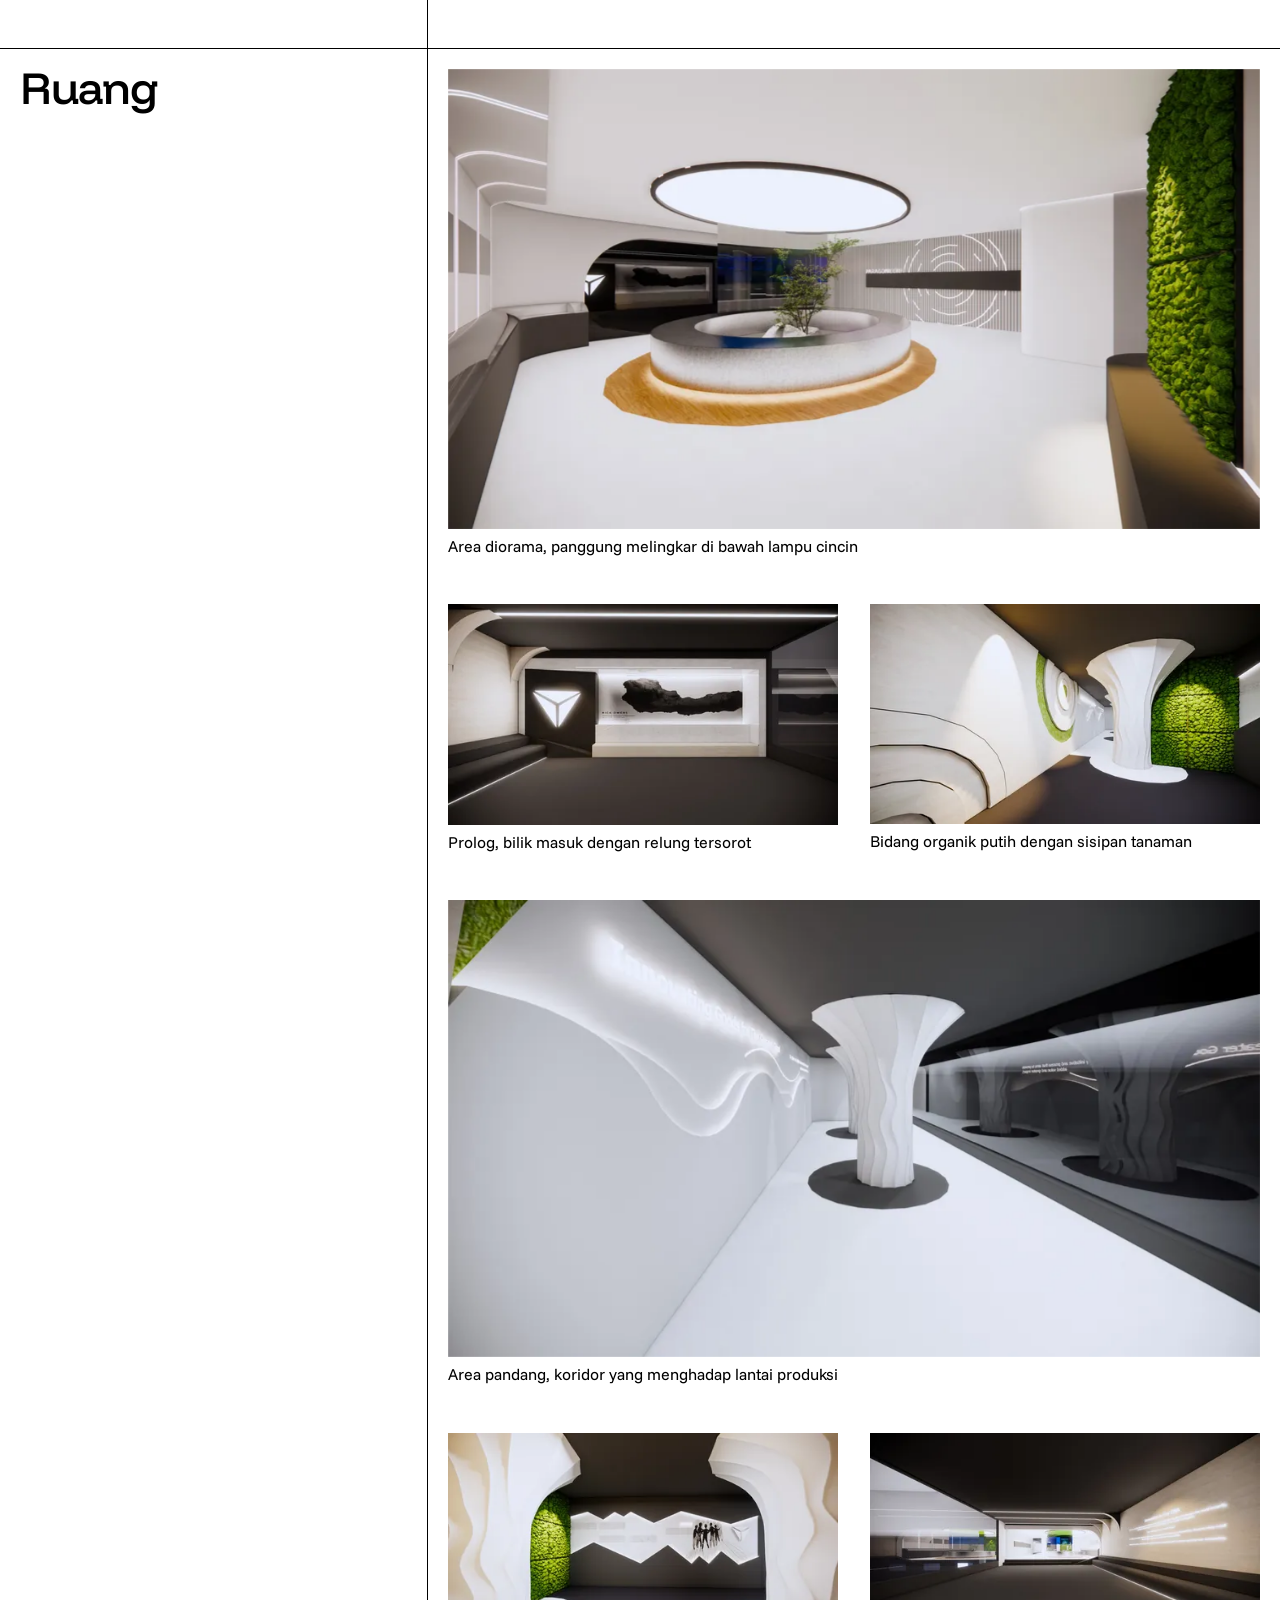
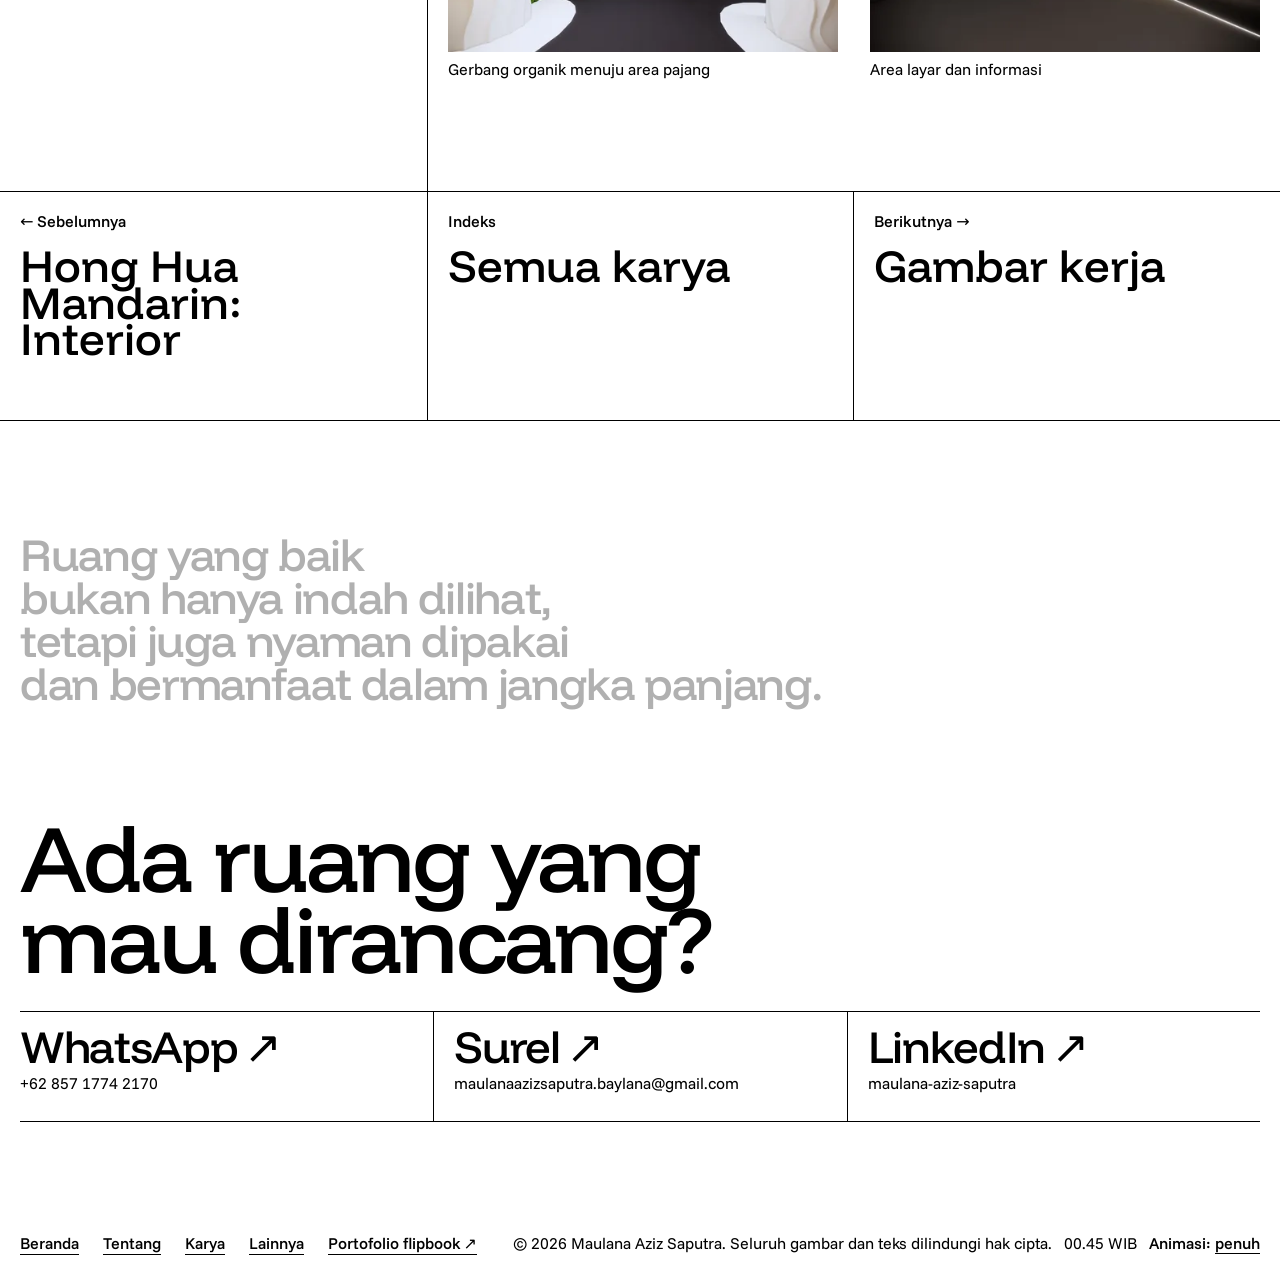
<file: docs/karya/paragon/index.html>
<!doctype html>
<html lang="id">
<head>
<meta charset="utf-8">
<meta name="viewport" content="width=device-width, initial-scale=1">
<title>Paragon · Interior | lanaspace</title>
<meta name="description" content="Interior ruang kunjungan Paragon: kontras gelap terang sebagai penunjuk arah, bidang geometris bersih, dan tanaman di sepanjang jalur. Desain interior oleh Maulana Aziz Saputra.">
<meta name="author" content="Maulana Aziz Saputra">
<link rel="canonical" href="https://maulanaazizsaputra.github.io/lanaspace/karya/paragon/">
<meta property="og:site_name" content="lanaspace">
<meta property="og:locale" content="id_ID">
<meta property="og:type" content="article">
<meta property="og:title" content="Paragon · Interior | lanaspace">
<meta property="og:description" content="Interior ruang kunjungan Paragon: kontras gelap terang sebagai penunjuk arah, bidang geometris bersih, dan tanaman di sepanjang jalur. Desain interior oleh Maulana Aziz Saputra.">
<meta property="og:url" content="https://maulanaazizsaputra.github.io/lanaspace/karya/paragon/">
<meta property="og:image" content="https://maulanaazizsaputra.github.io/lanaspace/assets/og/paragon.jpg">
<meta property="og:image:width" content="1200">
<meta property="og:image:height" content="630">
<meta name="twitter:card" content="summary_large_image">
<meta name="theme-color" content="#ffffff">
<meta name="lana-visitors" content="https://lanaspace-ad38a-default-rtdb.asia-southeast1.firebasedatabase.app">
<link rel="preconnect" href="https://lanaspace-ad38a-default-rtdb.asia-southeast1.firebasedatabase.app" crossorigin>
<link rel="icon" href="../../favicon.svg" type="image/svg+xml">
<link rel="apple-touch-icon" href="../../apple-touch-icon.png">
<link rel="preconnect" href="https://fonts.googleapis.com">
<link rel="preconnect" href="https://fonts.gstatic.com" crossorigin>
<link rel="stylesheet" href="https://fonts.googleapis.com/css2?family=Funnel+Display:wght@500&amp;family=Funnel+Sans:wght@400;500&amp;display=swap">
<link rel="stylesheet" href="../../assets/css/style.css?v=22097457">
<script>(function(d,w){var h=d.documentElement,done=function(){h.classList.remove('fonts-wait')},m;
try{m=w.localStorage.getItem('lana-animasi-v2')}catch(_){}
if(m!=='hemat')m='penuh';
h.classList.add('js','fonts-wait',m==='penuh'?'motion-full':'motion-gentle');
if(d.fonts&&d.fonts.load){Promise.all([d.fonts.load('500 1em "Funnel Display"'),d.fonts.load('400 1em "Funnel Sans"'),d.fonts.load('500 1em "Funnel Sans"')]).then(done,done);setTimeout(done,2500)}else{done()}
w.addEventListener('pagereveal',function(e){if(!e.viewTransition)return;try{var p=JSON.parse(sessionStorage.getItem('lana-vt'));
if(p&&Date.now()-p.t<5000){var W=w.innerWidth,H=w.innerHeight;h.style.setProperty('--vt-x',p.x+'px');h.style.setProperty('--vt-y',p.y+'px');
h.style.setProperty('--vt-r',Math.ceil(Math.hypot(Math.max(p.x,W-p.x),Math.max(p.y,H-p.y)))+'px')}}catch(_){}})})(document,window);</script>
<script src="../../assets/js/main.js?v=2ef345cf" defer></script>
<script type="application/ld+json">{"@context":"https://schema.org","@graph":[{"@type":"CreativeWork","name":"Paragon","description":"Interior ruang kunjungan Paragon: kontras gelap terang sebagai penunjuk arah, bidang geometris bersih, dan tanaman di sepanjang jalur. Desain interior oleh Maulana Aziz Saputra.","genre":"Desain interior","inLanguage":"id","creator":{"@id":"https://maulanaazizsaputra.github.io/lanaspace/#orang"},"url":"https://maulanaazizsaputra.github.io/lanaspace/karya/paragon/","image":"https://maulanaazizsaputra.github.io/lanaspace/assets/og/paragon.jpg"},{"@type":"Person","@id":"https://maulanaazizsaputra.github.io/lanaspace/#orang","name":"Maulana Aziz Saputra","alternateName":"Lana","jobTitle":"Desainer Arsitektur dan Interior","alumniOf":{"@type":"CollegeOrUniversity","name":"Universitas Gunadarma"},"knowsAbout":["Desain interior","Desain arsitektur","Manajemen proyek","Gambar detail","Estimasi biaya (RAB/BoQ)","Desain multimedia & produk"],"knowsLanguage":["id","en"],"url":"https://maulanaazizsaputra.github.io/lanaspace/tentang/","image":"https://maulanaazizsaputra.github.io/lanaspace/assets/img/profil/potret-960.webp","email":"mailto:maulanaazizsaputra.baylana@gmail.com","telephone":"+6285717742170","sameAs":["https://www.linkedin.com/in/maulana-aziz-saputra-90984b372"]},{"@type":"BreadcrumbList","itemListElement":[{"@type":"ListItem","position":1,"name":"Beranda","item":"https://maulanaazizsaputra.github.io/lanaspace/"},{"@type":"ListItem","position":2,"name":"Karya","item":"https://maulanaazizsaputra.github.io/lanaspace/karya/"},{"@type":"ListItem","position":3,"name":"Paragon","item":"https://maulanaazizsaputra.github.io/lanaspace/karya/paragon/"}]}]}</script>
</head>
<body class="page-project">
<a class="skip" href="#isi">Langsung ke isi</a>
<a class="menu-toggle" href="../../" data-menu-open aria-label="Buka menu"><span></span><span></span><span></span></a>
<template id="menu-template"><div class="menu-stage">
  <img class="menu-stage__bg" data-menu-bg data-index="0" data-bgs='[{"src":"../../assets/img/paragon/gerbang-organik-1600.webp","srcset":"../../assets/img/paragon/gerbang-organik-480.webp 480w, ../../assets/img/paragon/gerbang-organik-960.webp 960w, ../../assets/img/paragon/gerbang-organik-1600.webp 1600w, ../../assets/img/paragon/gerbang-organik-2400.webp 2400w","label":"Paragon. Gerbang organik menuju area pajang","href":"../../karya/paragon/"},{"src":"../../assets/img/taman-medyra/gerbang-1600.webp","srcset":"../../assets/img/taman-medyra/gerbang-480.webp 480w, ../../assets/img/taman-medyra/gerbang-960.webp 960w, ../../assets/img/taman-medyra/gerbang-1600.webp 1600w, ../../assets/img/taman-medyra/gerbang-2400.webp 2400w","label":"Taman Medyra. Satu-satunya gerbang ada di sisi timur. Render tahap awal","href":"../../karya/taman-medyra/"},{"src":"../../assets/img/paragon/area-pandang-1600.webp","srcset":"../../assets/img/paragon/area-pandang-480.webp 480w, ../../assets/img/paragon/area-pandang-960.webp 960w, ../../assets/img/paragon/area-pandang-1600.webp 1600w, ../../assets/img/paragon/area-pandang-2400.webp 2400w","label":"Paragon. Area pandang, koridor yang menghadap lantai produksi","href":"../../karya/paragon/"},{"src":"../../assets/img/hong-hua-interior/selasar-1600.webp","srcset":"../../assets/img/hong-hua-interior/selasar-480.webp 480w, ../../assets/img/hong-hua-interior/selasar-960.webp 960w, ../../assets/img/hong-hua-interior/selasar-1600.webp 1600w, ../../assets/img/hong-hua-interior/selasar-1921.webp 1921w","label":"Hong Hua Mandarin: Interior. Selasar lantai 2","href":"../../karya/hong-hua-interior/"}]' sizes="100vw" alt="">
  <button type="button" class="menu-stage__close" data-menu-close>Tutup</button>
  <nav class="menu-sheet" aria-label="Menu utama">
  <a class="mcol mcol--about" href="../../tentang/" data-cursor="buka">
    <span class="mcol__head mcol__head--brand display-type" translate="no"><span class="sr-only">lanaspace</span><span class="split" aria-hidden="true"><span class="w"><span class="ch" style="--i:0">l</span><span class="ch" style="--i:1">a</span><span class="ch" style="--i:2">n</span><span class="ch" style="--i:3">a</span><span class="ch" style="--i:4">s</span><span class="ch" style="--i:5">p</span><span class="ch" style="--i:6">a</span><span class="ch" style="--i:7">c</span><span class="ch" style="--i:8">e</span></span></span><span class="sr-only">: tentang Maulana Aziz Saputra</span></span>
    <span class="mcol__arrow" aria-hidden="true">→</span>
    <span class="mcol__preview mabout" aria-hidden="true">
      <span class="mintro"><span class="mintro__name">Maulana Aziz Saputra</span><span>Arsitektur</span><span>Desain interior</span></span>
      <span class="portrait mportrait"><span class="rings" aria-hidden="true"><svg class="rings__layer" viewBox="-100 -100 200 200" style="--k:0" focusable="false"><circle r="2.5"/><circle r="5.0"/><circle r="7.5"/><circle r="10.0"/><circle r="12.5"/><circle r="15.0"/><circle r="17.5"/></svg><svg class="rings__layer" viewBox="-100 -100 200 200" style="--k:1" focusable="false"><circle r="20.0"/><circle r="22.5"/><circle r="25.0"/><circle r="27.5"/><circle r="30.0"/><circle r="32.5"/><circle r="35.0"/></svg><svg class="rings__layer" viewBox="-100 -100 200 200" style="--k:2" focusable="false"><circle r="37.5"/><circle r="40.0"/><circle r="42.5"/><circle r="45.0"/><circle r="47.5"/><circle r="50.0"/><circle r="52.5"/></svg><svg class="rings__layer" viewBox="-100 -100 200 200" style="--k:3" focusable="false"><circle r="55.0"/><circle r="57.5"/><circle r="60.0"/><circle r="62.5"/><circle r="65.0"/><circle r="67.5"/><circle r="70.0"/></svg><svg class="rings__layer" viewBox="-100 -100 200 200" style="--k:4" focusable="false"><circle r="72.5"/><circle r="75.0"/><circle r="77.5"/><circle r="80.0"/><circle r="82.5"/><circle r="85.0"/><circle r="87.5"/></svg><svg class="rings__layer" viewBox="-100 -100 200 200" style="--k:5" focusable="false"><circle r="90.0"/><circle r="92.5"/><circle r="95.0"/><circle r="97.5"/><circle r="100.0"/></svg></span><img class="portrait__img" src="../../assets/img/profil/potret-960.webp" srcset="../../assets/img/profil/potret-480.webp 480w, ../../assets/img/profil/potret-960.webp 960w" sizes="(min-width: 1024px) 30vw, 60vw" width="1080" height="1916" alt="" decoding="async"></span>
      <span class="mcontact"><span class="mcontact__group"><span class="mcontact__label">Kontak</span><span class="mcontact__value"><span class="nowrap">maulanaazizsaputra.baylana@gmail.com</span><br>+62 857 1774 2170</span></span><span class="mcontact__group"><span class="mcontact__label">Terhubung</span><span class="mcontact__value">LinkedIn</span></span><span class="mcontact__group" data-clock-group hidden><span class="mcontact__label">Waktu setempat</span><span class="mcontact__value" data-clock></span></span><span class="mcontact__group" data-visitors hidden><span class="mcontact__label">Pengunjung</span><span class="mcontact__value visitors"><span class="visitors__dot" aria-hidden="true"></span><span class="visitors__num" data-visitors-online>1</span> sedang melihat · <span class="visitors__num" data-visitors-total>0</span> total</span></span></span>
    </span>
  </a>
  <a class="mcol mcol--works" href="../../karya/" data-cursor="buka">
    <span class="mcol__head display-type"><span class="sr-only">Karya</span><span class="split" aria-hidden="true"><span class="w"><span class="ch" style="--i:0">K</span><span class="ch" style="--i:1">a</span><span class="ch" style="--i:2">r</span><span class="ch" style="--i:3">y</span><span class="ch" style="--i:4">a</span></span></span><span class="sr-only">: 8 proyek</span></span>
    <span class="mcol__arrow" aria-hidden="true">→</span>
    <span class="mcol__preview mworks" aria-hidden="true"><span class="mworks__track"><span class="mworks__set"><span class="mtile"><img class="pic" src="../../assets/img/pinakular-house/sampul-724.webp" srcset="../../assets/img/pinakular-house/sampul-480.webp 480w, ../../assets/img/pinakular-house/sampul-724.webp 724w" sizes="(min-width: 1024px) 14vw, 40vw" width="724" height="905" alt="" decoding="async"><span class="mtile__cap">Pinakular House</span></span><span class="mtile"><img class="pic" src="../../assets/img/tp-house/sampul-754.webp" srcset="../../assets/img/tp-house/sampul-480.webp 480w, ../../assets/img/tp-house/sampul-754.webp 754w" sizes="(min-width: 1024px) 14vw, 40vw" width="754" height="833" alt="" decoding="async"><span class="mtile__cap">TP House</span></span><span class="mtile"><img class="pic" src="../../assets/img/como-house/sampul-960.webp" srcset="../../assets/img/como-house/sampul-480.webp 480w, ../../assets/img/como-house/sampul-960.webp 960w" sizes="(min-width: 1024px) 14vw, 40vw" width="1013" height="1142" alt="" decoding="async"><span class="mtile__cap">Como House</span></span><span class="mtile"><img class="pic" src="../../assets/img/taman-medyra/sampul-960.webp" srcset="../../assets/img/taman-medyra/sampul-480.webp 480w, ../../assets/img/taman-medyra/sampul-960.webp 960w, ../../assets/img/taman-medyra/sampul-1280.webp 1280w" sizes="(min-width: 1024px) 14vw, 40vw" width="1280" height="720" alt="" decoding="async"><span class="mtile__cap">Taman Medyra</span></span><span class="mtile"><img class="pic" src="../../assets/img/hong-hua-arsitektur/sampul-960.webp" srcset="../../assets/img/hong-hua-arsitektur/sampul-480.webp 480w, ../../assets/img/hong-hua-arsitektur/sampul-960.webp 960w, ../../assets/img/hong-hua-arsitektur/sampul-1600.webp 1600w" sizes="(min-width: 1024px) 14vw, 40vw" width="1774" height="1495" alt="" decoding="async"><span class="mtile__cap">Hong Hua Mandarin: Arsitektur</span></span><span class="mtile"><img class="pic" src="../../assets/img/bank-mandiri-syariah/sampul-746.webp" srcset="../../assets/img/bank-mandiri-syariah/sampul-480.webp 480w, ../../assets/img/bank-mandiri-syariah/sampul-746.webp 746w" sizes="(min-width: 1024px) 14vw, 40vw" width="746" height="497" alt="" decoding="async"><span class="mtile__cap">Bank Mandiri Syariah</span></span><span class="mtile"><img class="pic" src="../../assets/img/hong-hua-interior/sampul-865.webp" srcset="../../assets/img/hong-hua-interior/sampul-480.webp 480w, ../../assets/img/hong-hua-interior/sampul-865.webp 865w" sizes="(min-width: 1024px) 14vw, 40vw" width="865" height="1081" alt="" decoding="async"><span class="mtile__cap">Hong Hua Mandarin: Interior</span></span><span class="mtile"><img class="pic" src="../../assets/img/paragon/sampul-960.webp" srcset="../../assets/img/paragon/sampul-480.webp 480w, ../../assets/img/paragon/sampul-960.webp 960w" sizes="(min-width: 1024px) 14vw, 40vw" width="979" height="1305" alt="" decoding="async"><span class="mtile__cap">Paragon</span></span></span><span class="mworks__set"><span class="mtile"><img class="pic" src="../../assets/img/pinakular-house/sampul-724.webp" srcset="../../assets/img/pinakular-house/sampul-480.webp 480w, ../../assets/img/pinakular-house/sampul-724.webp 724w" sizes="(min-width: 1024px) 14vw, 40vw" width="724" height="905" alt="" decoding="async"><span class="mtile__cap">Pinakular House</span></span><span class="mtile"><img class="pic" src="../../assets/img/tp-house/sampul-754.webp" srcset="../../assets/img/tp-house/sampul-480.webp 480w, ../../assets/img/tp-house/sampul-754.webp 754w" sizes="(min-width: 1024px) 14vw, 40vw" width="754" height="833" alt="" decoding="async"><span class="mtile__cap">TP House</span></span><span class="mtile"><img class="pic" src="../../assets/img/como-house/sampul-960.webp" srcset="../../assets/img/como-house/sampul-480.webp 480w, ../../assets/img/como-house/sampul-960.webp 960w" sizes="(min-width: 1024px) 14vw, 40vw" width="1013" height="1142" alt="" decoding="async"><span class="mtile__cap">Como House</span></span><span class="mtile"><img class="pic" src="../../assets/img/taman-medyra/sampul-960.webp" srcset="../../assets/img/taman-medyra/sampul-480.webp 480w, ../../assets/img/taman-medyra/sampul-960.webp 960w, ../../assets/img/taman-medyra/sampul-1280.webp 1280w" sizes="(min-width: 1024px) 14vw, 40vw" width="1280" height="720" alt="" decoding="async"><span class="mtile__cap">Taman Medyra</span></span><span class="mtile"><img class="pic" src="../../assets/img/hong-hua-arsitektur/sampul-960.webp" srcset="../../assets/img/hong-hua-arsitektur/sampul-480.webp 480w, ../../assets/img/hong-hua-arsitektur/sampul-960.webp 960w, ../../assets/img/hong-hua-arsitektur/sampul-1600.webp 1600w" sizes="(min-width: 1024px) 14vw, 40vw" width="1774" height="1495" alt="" decoding="async"><span class="mtile__cap">Hong Hua Mandarin: Arsitektur</span></span><span class="mtile"><img class="pic" src="../../assets/img/bank-mandiri-syariah/sampul-746.webp" srcset="../../assets/img/bank-mandiri-syariah/sampul-480.webp 480w, ../../assets/img/bank-mandiri-syariah/sampul-746.webp 746w" sizes="(min-width: 1024px) 14vw, 40vw" width="746" height="497" alt="" decoding="async"><span class="mtile__cap">Bank Mandiri Syariah</span></span><span class="mtile"><img class="pic" src="../../assets/img/hong-hua-interior/sampul-865.webp" srcset="../../assets/img/hong-hua-interior/sampul-480.webp 480w, ../../assets/img/hong-hua-interior/sampul-865.webp 865w" sizes="(min-width: 1024px) 14vw, 40vw" width="865" height="1081" alt="" decoding="async"><span class="mtile__cap">Hong Hua Mandarin: Interior</span></span><span class="mtile"><img class="pic" src="../../assets/img/paragon/sampul-960.webp" srcset="../../assets/img/paragon/sampul-480.webp 480w, ../../assets/img/paragon/sampul-960.webp 960w" sizes="(min-width: 1024px) 14vw, 40vw" width="979" height="1305" alt="" decoding="async"><span class="mtile__cap">Paragon</span></span></span></span></span>
  </a>
  <a class="mcol mcol--more" href="../../lainnya/" data-cursor="buka">
    <span class="mcol__head display-type"><span class="sr-only">Lainnya</span><span class="split" aria-hidden="true"><span class="w"><span class="ch" style="--i:0">L</span><span class="ch" style="--i:1">a</span><span class="ch" style="--i:2">i</span><span class="ch" style="--i:3">n</span><span class="ch" style="--i:4">n</span><span class="ch" style="--i:5">y</span><span class="ch" style="--i:6">a</span></span></span><span class="sr-only">: gambar kerja dan sketsa tangan</span></span>
    <span class="mcol__arrow" aria-hidden="true">→</span>
    <span class="mcol__preview mmore" aria-hidden="true">
      <span class="mmore__panel"><img class="pic" src="../../assets/img/sketsa/panel-751.webp" srcset="../../assets/img/sketsa/panel-480.webp 480w, ../../assets/img/sketsa/panel-751.webp 751w" sizes="(min-width: 1024px) 22vw, 70vw" width="751" height="939" alt="" decoding="async"></span>
      <span class="mmore__text">Cara tercepat saya membaca suasana ruang.</span>
    </span>
  </a>
</nav>
  <a class="menu-stage__cap" href="../../karya/paragon/" data-menu-cap><span class="menu-stage__cap-label">Foto latar</span> <span data-cap-text>Paragon. Gerbang organik menuju area pajang</span></a>
  <button type="button" class="motion-toggle" data-motion-toggle hidden>Animasi: <span class="motion-toggle__state">penuh</span></button>
</div></template>
<main id="isi">
<article class="project">
  <p class="page-title page-title--link display-type"><a href="../../karya/" data-cursor="semua karya"><span class="sr-only">Karya</span><span class="split" aria-hidden="true"><span class="w"><span class="ch" style="--i:0">K</span><span class="ch" style="--i:1">a</span><span class="ch" style="--i:2">r</span><span class="ch" style="--i:3">y</span><span class="ch" style="--i:4">a</span></span></span></a></p>
  <header class="project-head">
    <p class="project-head__no" data-reveal>08 / 08 · Interior</p>
    <h1 class="project-head__title display-type"><span class="sr-only">Paragon</span><span class="split" aria-hidden="true"><span class="w"><span class="ch" style="--i:0">P</span><span class="ch" style="--i:1">a</span><span class="ch" style="--i:2">r</span><span class="ch" style="--i:3">a</span><span class="ch" style="--i:4">g</span><span class="ch" style="--i:5">o</span><span class="ch" style="--i:6">n</span></span></span></h1>
  </header>
  <div class="project-intro project-intro--1">
    <figure class="fig project-intro__hero">
      <a class="fig__zoom" href="../../assets/img/paragon/hero-960.webp" data-zoom data-caption="Logo bercahaya di ruang gelap, kejutan pertama bagi pengunjung" data-cursor="perbesar" data-reveal="iris"><span class="pic-mask"><img class="pic" src="../../assets/img/paragon/hero-960.webp" srcset="../../assets/img/paragon/hero-480.webp 480w, ../../assets/img/paragon/hero-960.webp 960w" sizes="(min-width: 700px) calc(50vw - 25px), calc(100vw - 40px)" width="979" height="1705" alt="Paragon: Logo bercahaya di ruang gelap, kejutan pertama bagi pengunjung" fetchpriority="high" decoding="async"></span></a>
      <figcaption data-reveal>Logo bercahaya di ruang gelap, kejutan pertama bagi pengunjung</figcaption>
    </figure>
    <div class="project-intro__text">
      <p class="lede lede--intro" data-reveal>Kontras gelap dan terang sebagai kejutan sekaligus penunjuk arah.</p>
      <dl class="meta-row"><div data-reveal><dt>Tipe</dt><dd>Desain interior</dd></div><div data-reveal><dt>Program</dt><dd>Ruang kunjungan</dd></div></dl>
    </div>
  </div>
<section class="row" id="konsep-desain" aria-labelledby="h-konsep-desain">
  <div class="row__head"><div class="row__sticky">
    <h2 class="heading-sm display-type" id="h-konsep-desain" data-reveal>Konsep desain</h2>
    
    <p class="lede" data-reveal>Suasana area produksi diterjemahkan jadi pengalaman yang futuristik.</p>
    
    <dl data-reveal class="notes"><div><dt>Jukstaposisi</dt><dd>Kontras gelap terang sebagai penuntun arah.</dd></div><div><dt>Interaksi mekanis</dt><dd>Perangkat interaktif dan suara latar yang imersif.</dd></div><div><dt>Elemen alam</dt><dd>Tanaman menyeimbangkan palet yang monokrom.</dd></div></dl>
  </div></div>
  <div class="row__body">
    <div class="figs">
<figure class="fig fig--2">
  <a class="fig__zoom" href="../../assets/img/paragon/moodboard-2400.webp" data-zoom data-caption="Referensi ruang pameran: bidang bersih, cahaya lembut, kontras gelap terang" data-cursor="perbesar" data-reveal="iris"><span class="pic-mask"><img class="pic" src="../../assets/img/paragon/moodboard-960.webp" srcset="../../assets/img/paragon/moodboard-480.webp 480w, ../../assets/img/paragon/moodboard-960.webp 960w, ../../assets/img/paragon/moodboard-1600.webp 1600w, ../../assets/img/paragon/moodboard-2400.webp 2400w" sizes="(min-width: 1100px) calc(66.6vw - 41px), calc(100vw - 40px)" width="2400" height="1424" alt="Paragon: Referensi ruang pameran: bidang bersih, cahaya lembut, kontras gelap terang" loading="lazy" decoding="async"></span></a>
  <figcaption data-reveal>Referensi ruang pameran: bidang bersih, cahaya lembut, kontras gelap terang</figcaption>
</figure>
<figure class="fig fig--2">
  <a class="fig__zoom" href="../../assets/img/paragon/material-2340.webp" data-zoom data-caption="HPL brushed aluminium, abu menengah, kain plafon bertekstur, HPL marshmallow white" data-cursor="perbesar" data-reveal="iris"><span class="pic-mask"><img class="pic" src="../../assets/img/paragon/material-960.webp" srcset="../../assets/img/paragon/material-480.webp 480w, ../../assets/img/paragon/material-960.webp 960w, ../../assets/img/paragon/material-1600.webp 1600w, ../../assets/img/paragon/material-2340.webp 2340w" sizes="(min-width: 1100px) calc(66.6vw - 41px), calc(100vw - 40px)" width="2340" height="364" alt="Paragon: HPL brushed aluminium, abu menengah, kain plafon bertekstur, HPL marshmallow white" loading="lazy" decoding="async"></span></a>
  <figcaption data-reveal>HPL brushed aluminium, abu menengah, kain plafon bertekstur, HPL marshmallow white</figcaption>
</figure>
    </div>
  </div>
</section>
<section class="row" id="denah-jalur" aria-labelledby="h-denah-jalur">
  <div class="row__head"><div class="row__sticky">
    <h2 class="heading-sm display-type" id="h-denah-jalur" data-reveal>Denah &amp; jalur</h2>
    
    <p class="lede" data-reveal>Pengunjung di level atas, operator punya jalur ganti sendiri.</p>
    
    <dl data-reveal class="notes"><div><dt>Pengunjung</dt><dd>Jalur di level atas</dd></div><div><dt>Operator perempuan</dt><dd>Jalur ganti sendiri</dd></div><div><dt>Operator laki-laki</dt><dd>Jalur ganti sendiri</dd></div></dl>
  </div></div>
  <div class="row__body">
    <div class="figs">
<figure class="fig fig--2">
  <a class="fig__zoom" href="../../assets/img/paragon/denah-2320.webp" data-zoom data-caption="Denah level 1 dan level 2 dengan jalur sirkulasi" data-cursor="perbesar" data-reveal="iris"><span class="pic-mask"><img class="pic" src="../../assets/img/paragon/denah-960.webp" srcset="../../assets/img/paragon/denah-480.webp 480w, ../../assets/img/paragon/denah-960.webp 960w, ../../assets/img/paragon/denah-1600.webp 1600w, ../../assets/img/paragon/denah-2320.webp 2320w" sizes="(min-width: 1100px) calc(66.6vw - 41px), calc(100vw - 40px)" width="2320" height="1920" alt="Paragon: Denah level 1 dan level 2 dengan jalur sirkulasi" loading="lazy" decoding="async"></span></a>
  <figcaption data-reveal>Denah level 1 dan level 2 dengan jalur sirkulasi</figcaption>
</figure>
    </div>
  </div>
</section>
<section class="row" id="ruang" aria-labelledby="h-ruang">
  <div class="row__head"><div class="row__sticky">
    <h2 class="heading-sm display-type" id="h-ruang" data-reveal>Ruang</h2>
    
    
    
    
  </div></div>
  <div class="row__body">
    <div class="figs">
<figure class="fig fig--2">
  <a class="fig__zoom" href="../../assets/img/paragon/diorama-2400.webp" data-zoom data-caption="Area diorama, panggung melingkar di bawah lampu cincin" data-cursor="perbesar" data-reveal="iris"><span class="pic-mask"><img class="pic" src="../../assets/img/paragon/diorama-960.webp" srcset="../../assets/img/paragon/diorama-480.webp 480w, ../../assets/img/paragon/diorama-960.webp 960w, ../../assets/img/paragon/diorama-1600.webp 1600w, ../../assets/img/paragon/diorama-2400.webp 2400w" sizes="(min-width: 1100px) calc(66.6vw - 41px), calc(100vw - 40px)" width="2401" height="1361" alt="Paragon: Area diorama, panggung melingkar di bawah lampu cincin" loading="lazy" decoding="async"></span></a>
  <figcaption data-reveal>Area diorama, panggung melingkar di bawah lampu cincin</figcaption>
</figure>
<figure class="fig">
  <a class="fig__zoom" href="../../assets/img/paragon/prolog-2400.webp" data-zoom data-caption="Prolog, bilik masuk dengan relung tersorot" data-cursor="perbesar" data-reveal="iris"><span class="pic-mask"><img class="pic" src="../../assets/img/paragon/prolog-960.webp" srcset="../../assets/img/paragon/prolog-480.webp 480w, ../../assets/img/paragon/prolog-960.webp 960w, ../../assets/img/paragon/prolog-1600.webp 1600w, ../../assets/img/paragon/prolog-2400.webp 2400w" sizes="(min-width: 1100px) calc(33.3vw - 37px), (min-width: 700px) calc(50vw - 37px), calc(100vw - 40px)" width="2401" height="1361" alt="Paragon: Prolog, bilik masuk dengan relung tersorot" loading="lazy" decoding="async"></span></a>
  <figcaption data-reveal>Prolog, bilik masuk dengan relung tersorot</figcaption>
</figure>
<figure class="fig">
  <a class="fig__zoom" href="../../assets/img/paragon/bidang-organik-2400.webp" data-zoom data-caption="Bidang organik putih dengan sisipan tanaman" data-cursor="perbesar" data-reveal="iris"><span class="pic-mask"><img class="pic" src="../../assets/img/paragon/bidang-organik-960.webp" srcset="../../assets/img/paragon/bidang-organik-480.webp 480w, ../../assets/img/paragon/bidang-organik-960.webp 960w, ../../assets/img/paragon/bidang-organik-1600.webp 1600w, ../../assets/img/paragon/bidang-organik-2400.webp 2400w" sizes="(min-width: 1100px) calc(33.3vw - 37px), (min-width: 700px) calc(50vw - 37px), calc(100vw - 40px)" width="2401" height="1351" alt="Paragon: Bidang organik putih dengan sisipan tanaman" loading="lazy" decoding="async"></span></a>
  <figcaption data-reveal>Bidang organik putih dengan sisipan tanaman</figcaption>
</figure>
<figure class="fig fig--2">
  <a class="fig__zoom" href="../../assets/img/paragon/area-pandang-2400.webp" data-zoom data-caption="Area pandang, koridor yang menghadap lantai produksi" data-cursor="perbesar" data-reveal="iris"><span class="pic-mask"><img class="pic" src="../../assets/img/paragon/area-pandang-960.webp" srcset="../../assets/img/paragon/area-pandang-480.webp 480w, ../../assets/img/paragon/area-pandang-960.webp 960w, ../../assets/img/paragon/area-pandang-1600.webp 1600w, ../../assets/img/paragon/area-pandang-2400.webp 2400w" sizes="(min-width: 1100px) calc(66.6vw - 41px), calc(100vw - 40px)" width="2400" height="1351" alt="Paragon: Area pandang, koridor yang menghadap lantai produksi" loading="lazy" decoding="async"></span></a>
  <figcaption data-reveal>Area pandang, koridor yang menghadap lantai produksi</figcaption>
</figure>
<figure class="fig">
  <a class="fig__zoom" href="../../assets/img/paragon/gerbang-organik-2400.webp" data-zoom data-caption="Gerbang organik menuju area pajang" data-cursor="perbesar" data-reveal="iris"><span class="pic-mask"><img class="pic" src="../../assets/img/paragon/gerbang-organik-960.webp" srcset="../../assets/img/paragon/gerbang-organik-480.webp 480w, ../../assets/img/paragon/gerbang-organik-960.webp 960w, ../../assets/img/paragon/gerbang-organik-1600.webp 1600w, ../../assets/img/paragon/gerbang-organik-2400.webp 2400w" sizes="(min-width: 1100px) calc(33.3vw - 37px), (min-width: 700px) calc(50vw - 37px), calc(100vw - 40px)" width="2401" height="1351" alt="Paragon: Gerbang organik menuju area pajang" loading="lazy" decoding="async"></span></a>
  <figcaption data-reveal>Gerbang organik menuju area pajang</figcaption>
</figure>
<figure class="fig">
  <a class="fig__zoom" href="../../assets/img/paragon/area-layar-2400.webp" data-zoom data-caption="Area layar dan informasi" data-cursor="perbesar" data-reveal="iris"><span class="pic-mask"><img class="pic" src="../../assets/img/paragon/area-layar-960.webp" srcset="../../assets/img/paragon/area-layar-480.webp 480w, ../../assets/img/paragon/area-layar-960.webp 960w, ../../assets/img/paragon/area-layar-1600.webp 1600w, ../../assets/img/paragon/area-layar-2400.webp 2400w" sizes="(min-width: 1100px) calc(33.3vw - 37px), (min-width: 700px) calc(50vw - 37px), calc(100vw - 40px)" width="2401" height="1351" alt="Paragon: Area layar dan informasi" loading="lazy" decoding="async"></span></a>
  <figcaption data-reveal>Area layar dan informasi</figcaption>
</figure>
    </div>
  </div>
</section>
</article>
<nav class="pager" aria-label="Proyek lain">
  <div class="pager__cell"><a class="pager__link inv" href="../../karya/hong-hua-interior/" rel="prev" data-preview="../../assets/img/hong-hua-interior/sampul-480.webp"><span class="label">← Sebelumnya</span><span class="pager__title display-type">Hong Hua Mandarin: Interior</span></a></div>
  <div class="pager__cell"><a class="pager__link inv" href="../../karya/"><span class="label">Indeks</span><span class="pager__title display-type">Semua karya</span></a></div>
  <div class="pager__cell"><a class="pager__link inv" href="../../lainnya/" data-preview="../../assets/img/gambar-kerja/01-denah-480.webp"><span class="label">Berikutnya →</span><span class="pager__title display-type">Gambar kerja</span></a></div>
</nav>
</main>
<footer class="site-footer">
  <p class="manifesto display-type" data-fill><span class="mline"><span class="mw">Ruang</span> <span class="mw">yang</span> <span class="mw">baik</span></span> <span class="mline"><span class="mw">bukan</span> <span class="mw">hanya</span> <span class="mw">indah</span> <span class="mw">dilihat,</span></span> <span class="mline"><span class="mw">tetapi</span> <span class="mw">juga</span> <span class="mw">nyaman</span> <span class="mw">dipakai</span></span> <span class="mline"><span class="mw">dan</span> <span class="mw">bermanfaat</span> <span class="mw">dalam</span> <span class="mw">jangka</span> <span class="mw">panjang.</span></span></p>
  <section class="cta" aria-labelledby="h-cta">
    <h2 class="cta__title display-type" id="h-cta" data-reveal>Ada ruang yang mau dirancang?</h2>
    <ul class="cta__list"><li data-reveal><a class="cta__link inv" href="https://wa.me/6285717742170" rel="noopener"><span class="cta__name display-type">WhatsApp<span class="cta__arrow" aria-hidden="true">↗</span></span><span class="cta__value">+62 857 1774 2170</span></a></li><li data-reveal><a class="cta__link inv" href="mailto:maulanaazizsaputra.baylana@gmail.com"><span class="cta__name display-type">Surel<span class="cta__arrow" aria-hidden="true">↗</span></span><span class="cta__value"><span class="nowrap">maulanaazizsaputra.baylana@gmail.com</span></span></a></li><li data-reveal><a class="cta__link inv" href="https://www.linkedin.com/in/maulana-aziz-saputra-90984b372" rel="me noopener"><span class="cta__name display-type">LinkedIn<span class="cta__arrow" aria-hidden="true">↗</span></span><span class="cta__value">maulana-aziz-saputra</span></a></li></ul>
  </section>
  <div class="footer-end">
    <nav class="footer-nav" aria-label="Halaman"><a class="link" href="../../">Beranda</a><a class="link" href="../../tentang/">Tentang</a><a class="link" href="../../karya/">Karya</a><a class="link" href="../../lainnya/">Lainnya</a><a class="link" href="https://heyzine.com/flip-book/c3bf3d2d7f.html" target="_blank" rel="noopener">Portofolio flipbook<span class="ext" aria-hidden="true">↗</span><span class="sr-only"> (membuka tab baru)</span></a></nav>
    <p class="legal">© 2026 Maulana Aziz Saputra. Seluruh gambar dan teks dilindungi hak cipta.<span class="clock" data-clock hidden></span><span class="visitors" data-visitors hidden><span class="visitors__dot" aria-hidden="true"></span><span class="visitors__num" data-visitors-online>1</span> sedang melihat · <span class="visitors__num" data-visitors-total>0</span> pengunjung</span><button type="button" class="motion-toggle" data-motion-toggle hidden>Animasi: <span class="motion-toggle__state">penuh</span></button></p>
  </div>
</footer>
</body>
</html>
</file>
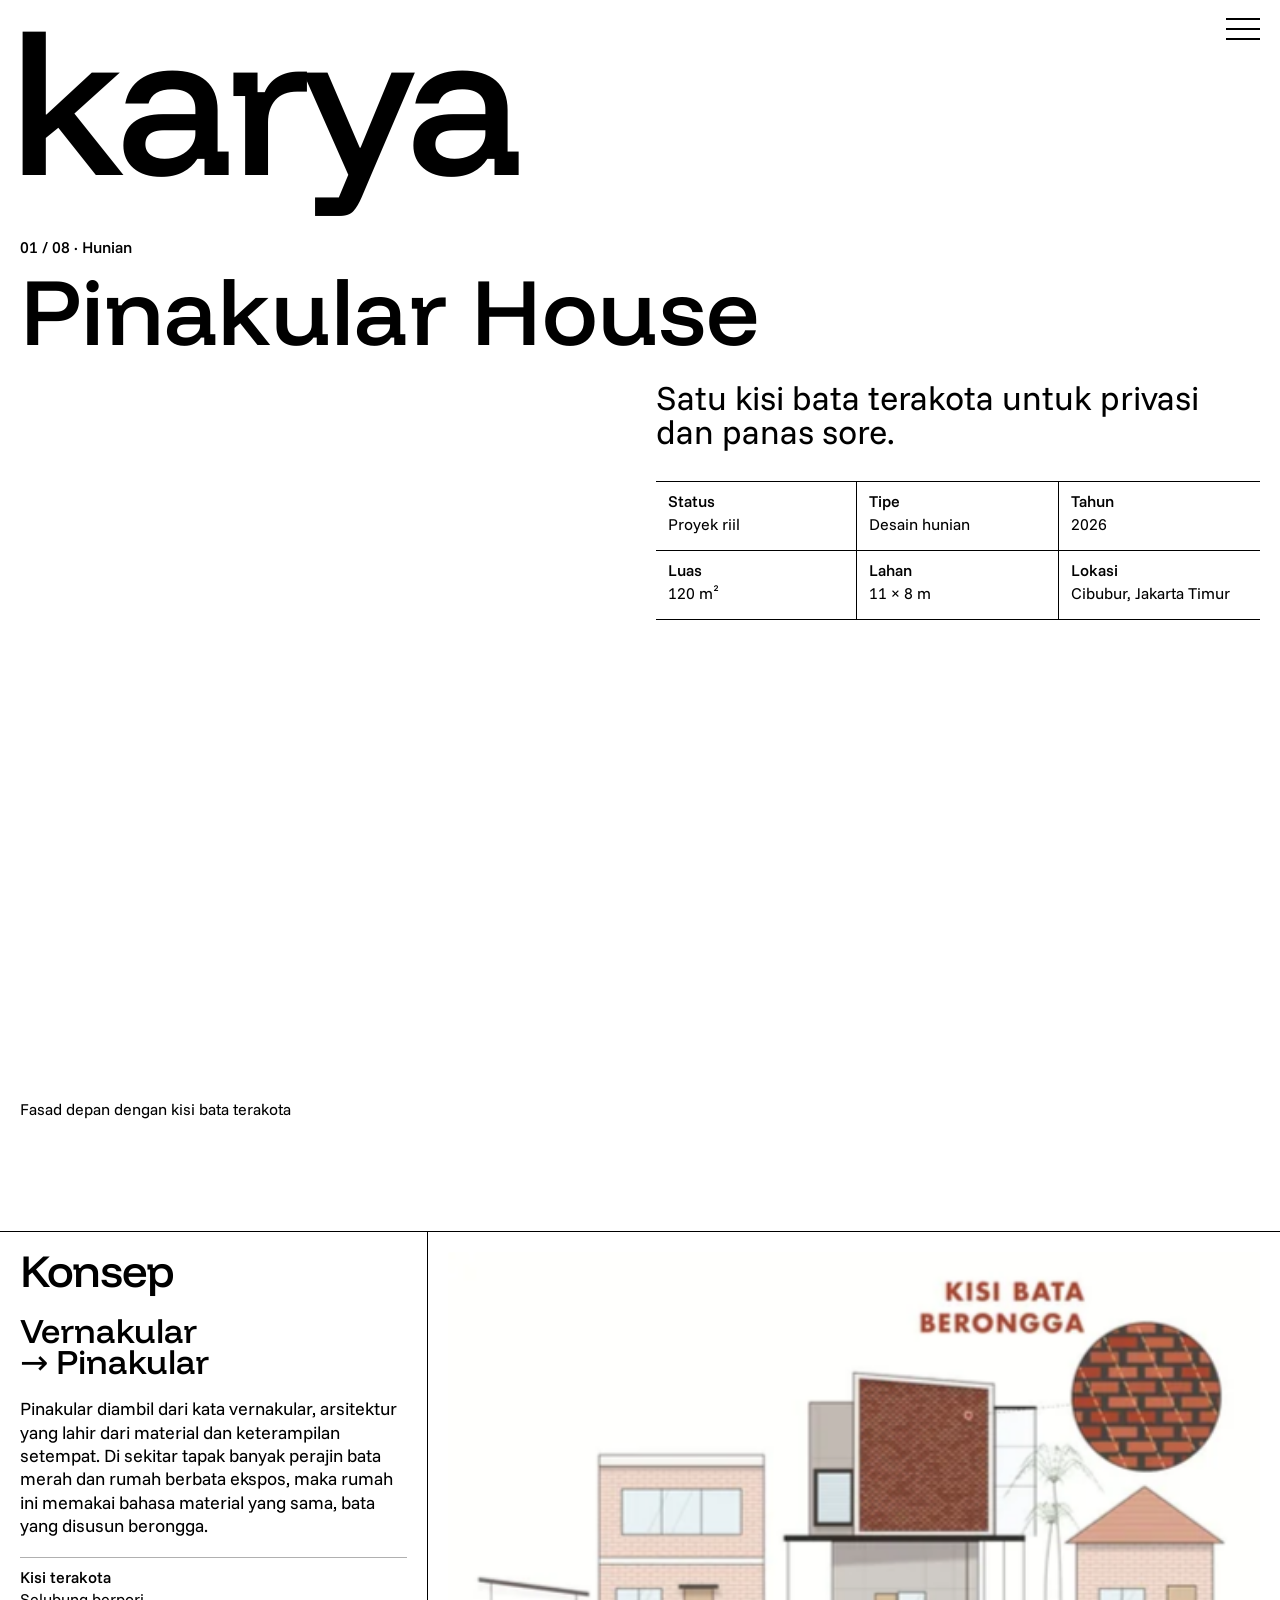
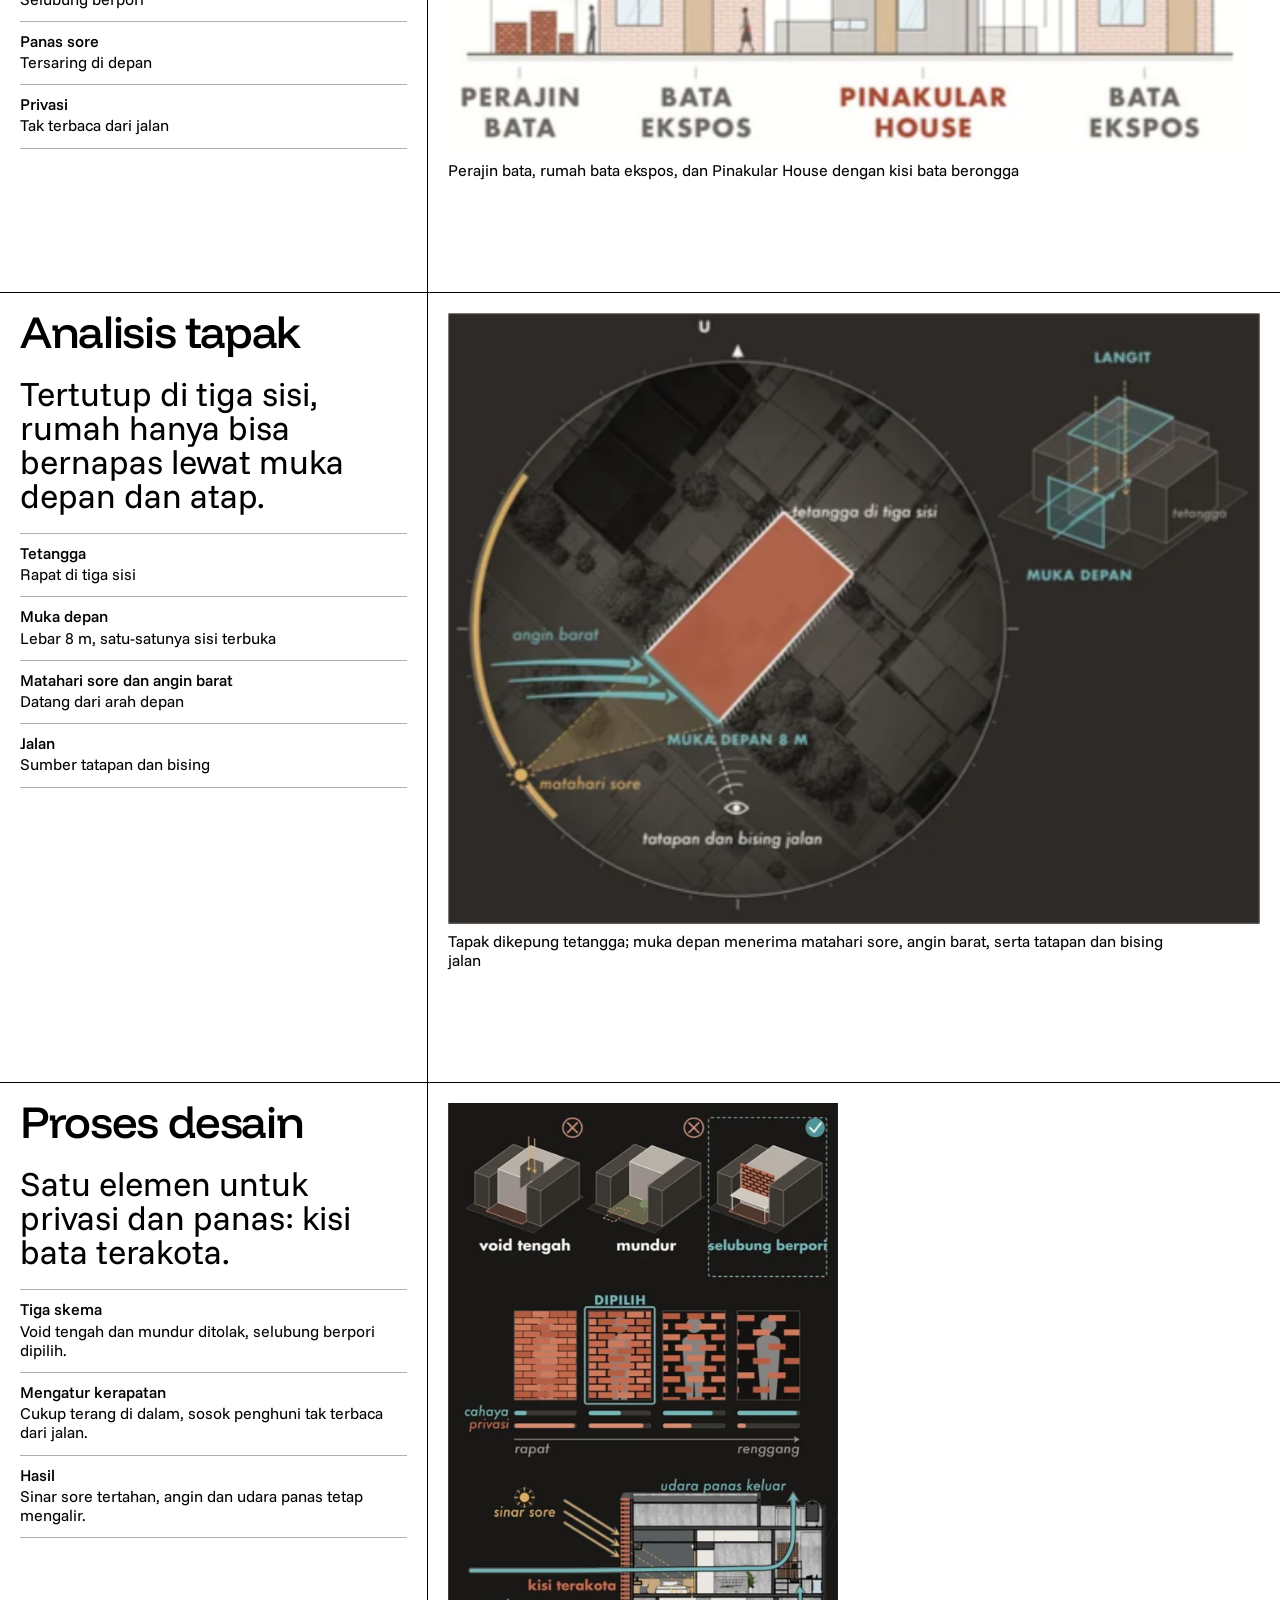
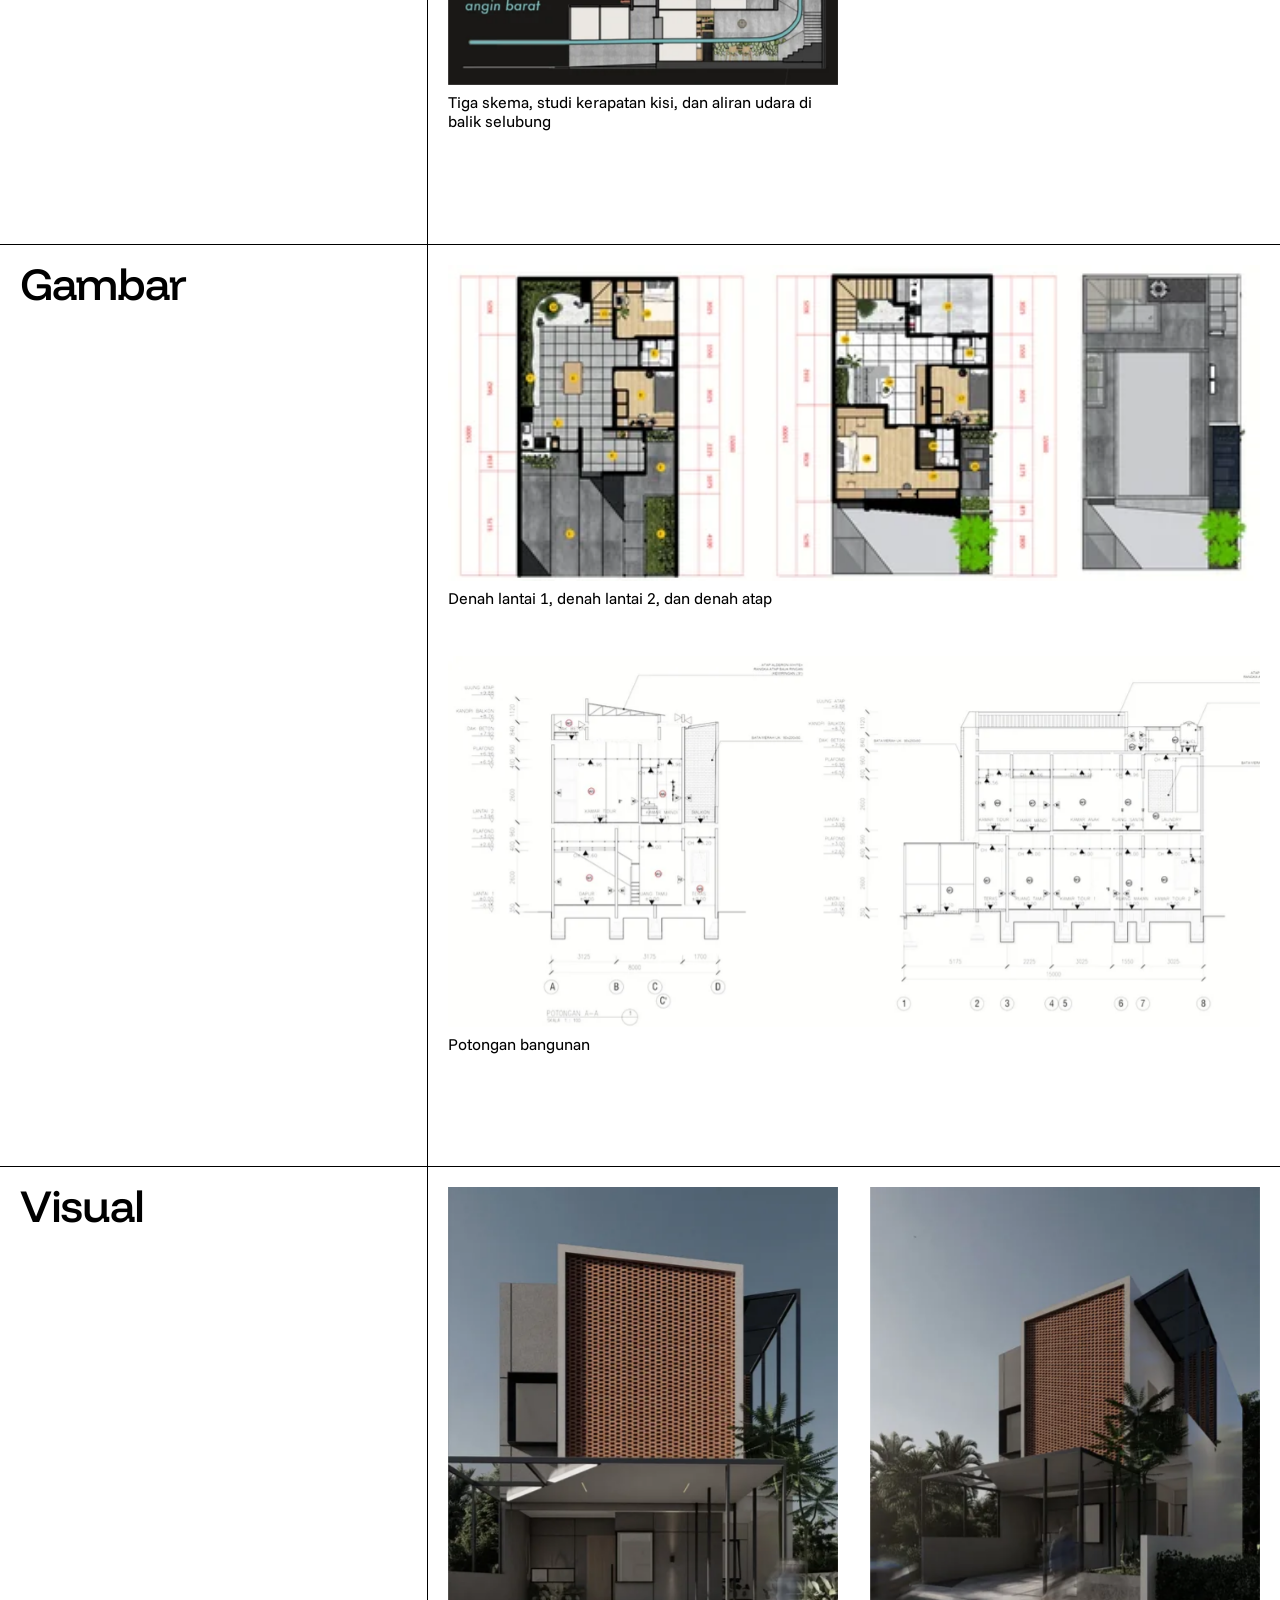
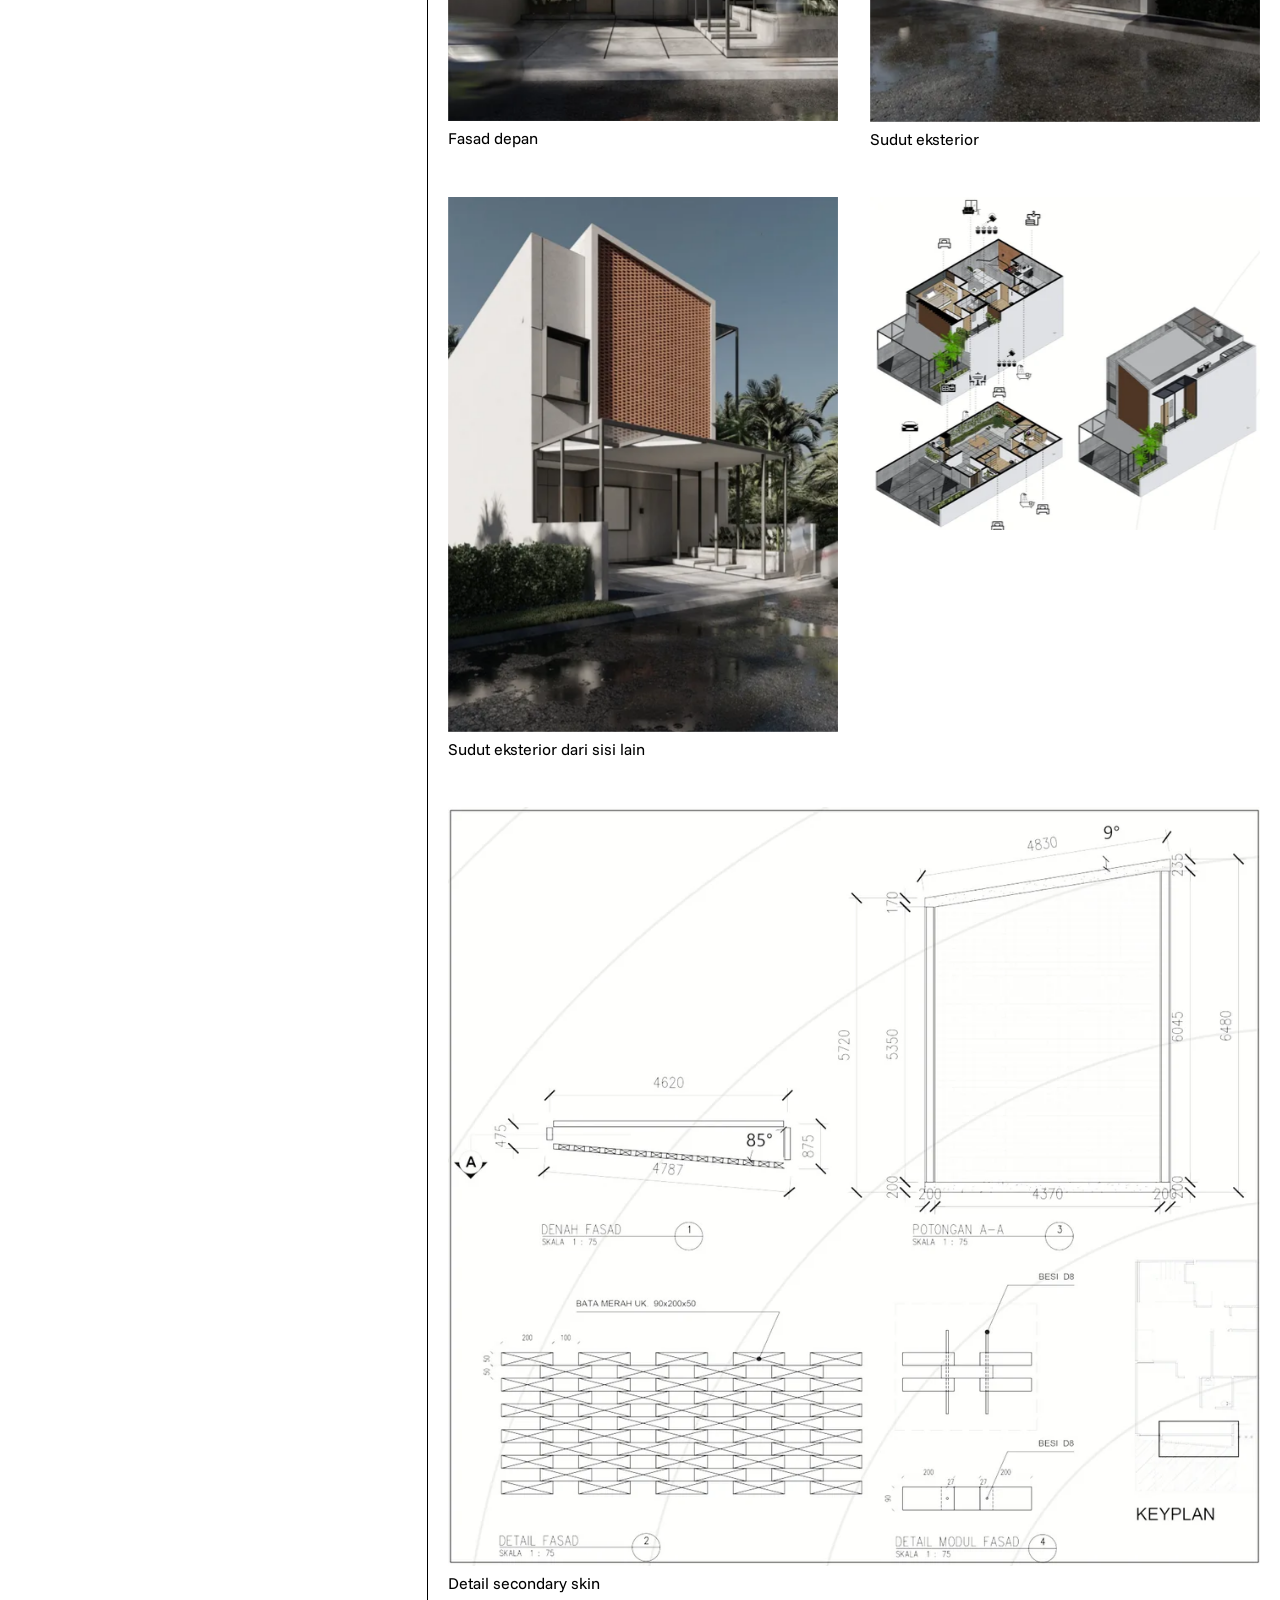
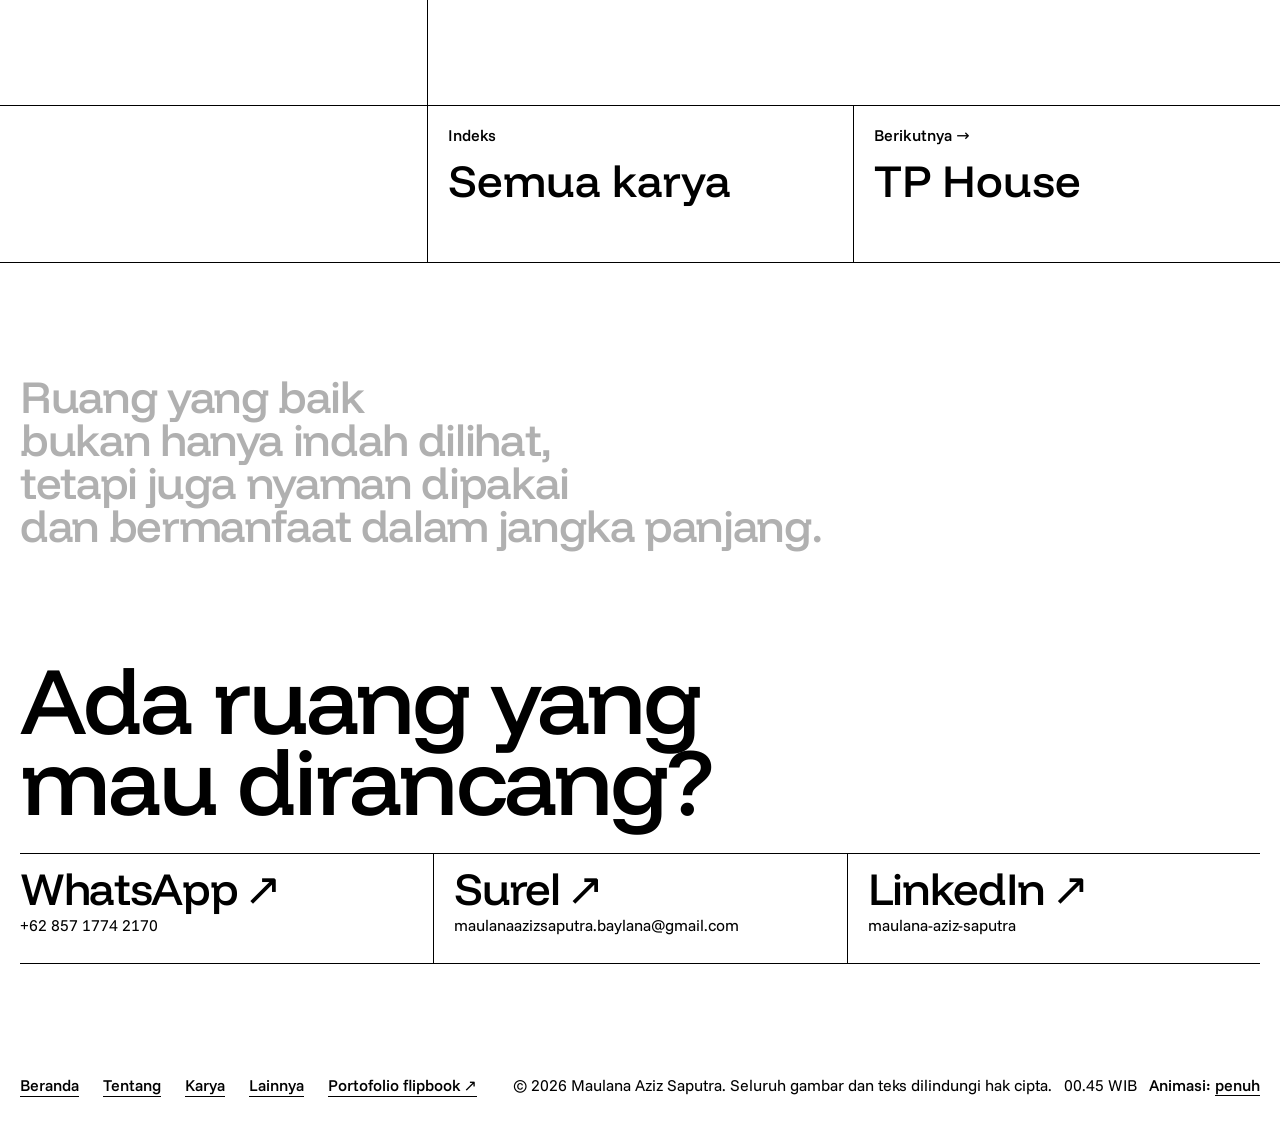
<file: docs/karya/pinakular-house/index.html>
<!doctype html>
<html lang="id">
<head>
<meta charset="utf-8">
<meta name="viewport" content="width=device-width, initial-scale=1">
<title>Pinakular House · Hunian | lanaspace</title>
<meta name="description" content="Pinakular House, rumah 120&nbsp;m² di Cibubur dengan kisi bata terakota berongga untuk privasi dan menyaring panas sore. Desain hunian oleh Maulana Aziz Saputra.">
<meta name="author" content="Maulana Aziz Saputra">
<link rel="canonical" href="https://maulanaazizsaputra.github.io/lanaspace/karya/pinakular-house/">
<meta property="og:site_name" content="lanaspace">
<meta property="og:locale" content="id_ID">
<meta property="og:type" content="article">
<meta property="og:title" content="Pinakular House · Hunian | lanaspace">
<meta property="og:description" content="Pinakular House, rumah 120&nbsp;m² di Cibubur dengan kisi bata terakota berongga untuk privasi dan menyaring panas sore. Desain hunian oleh Maulana Aziz Saputra.">
<meta property="og:url" content="https://maulanaazizsaputra.github.io/lanaspace/karya/pinakular-house/">
<meta property="og:image" content="https://maulanaazizsaputra.github.io/lanaspace/assets/og/pinakular-house.jpg">
<meta property="og:image:width" content="1200">
<meta property="og:image:height" content="630">
<meta name="twitter:card" content="summary_large_image">
<meta name="theme-color" content="#ffffff">
<meta name="lana-visitors" content="https://lanaspace-ad38a-default-rtdb.asia-southeast1.firebasedatabase.app">
<link rel="preconnect" href="https://lanaspace-ad38a-default-rtdb.asia-southeast1.firebasedatabase.app" crossorigin>
<link rel="icon" href="../../favicon.svg" type="image/svg+xml">
<link rel="apple-touch-icon" href="../../apple-touch-icon.png">
<link rel="preconnect" href="https://fonts.googleapis.com">
<link rel="preconnect" href="https://fonts.gstatic.com" crossorigin>
<link rel="stylesheet" href="https://fonts.googleapis.com/css2?family=Funnel+Display:wght@500&amp;family=Funnel+Sans:wght@400;500&amp;display=swap">
<link rel="stylesheet" href="../../assets/css/style.css?v=22097457">
<script>(function(d,w){var h=d.documentElement,done=function(){h.classList.remove('fonts-wait')},m;
try{m=w.localStorage.getItem('lana-animasi-v2')}catch(_){}
if(m!=='hemat')m='penuh';
h.classList.add('js','fonts-wait',m==='penuh'?'motion-full':'motion-gentle');
if(d.fonts&&d.fonts.load){Promise.all([d.fonts.load('500 1em "Funnel Display"'),d.fonts.load('400 1em "Funnel Sans"'),d.fonts.load('500 1em "Funnel Sans"')]).then(done,done);setTimeout(done,2500)}else{done()}
w.addEventListener('pagereveal',function(e){if(!e.viewTransition)return;try{var p=JSON.parse(sessionStorage.getItem('lana-vt'));
if(p&&Date.now()-p.t<5000){var W=w.innerWidth,H=w.innerHeight;h.style.setProperty('--vt-x',p.x+'px');h.style.setProperty('--vt-y',p.y+'px');
h.style.setProperty('--vt-r',Math.ceil(Math.hypot(Math.max(p.x,W-p.x),Math.max(p.y,H-p.y)))+'px')}}catch(_){}})})(document,window);</script>
<script src="../../assets/js/main.js?v=2ef345cf" defer></script>
<script type="application/ld+json">{"@context":"https://schema.org","@graph":[{"@type":"CreativeWork","name":"Pinakular House","description":"Pinakular House, rumah 120 m² di Cibubur dengan kisi bata terakota berongga untuk privasi dan menyaring panas sore. Desain hunian oleh Maulana Aziz Saputra.","genre":"Desain hunian","inLanguage":"id","dateCreated":"2026","contentLocation":{"@type":"Place","name":"Cibubur, Jakarta Timur"},"creator":{"@id":"https://maulanaazizsaputra.github.io/lanaspace/#orang"},"url":"https://maulanaazizsaputra.github.io/lanaspace/karya/pinakular-house/","image":"https://maulanaazizsaputra.github.io/lanaspace/assets/og/pinakular-house.jpg"},{"@type":"Person","@id":"https://maulanaazizsaputra.github.io/lanaspace/#orang","name":"Maulana Aziz Saputra","alternateName":"Lana","jobTitle":"Desainer Arsitektur dan Interior","alumniOf":{"@type":"CollegeOrUniversity","name":"Universitas Gunadarma"},"knowsAbout":["Desain interior","Desain arsitektur","Manajemen proyek","Gambar detail","Estimasi biaya (RAB/BoQ)","Desain multimedia & produk"],"knowsLanguage":["id","en"],"url":"https://maulanaazizsaputra.github.io/lanaspace/tentang/","image":"https://maulanaazizsaputra.github.io/lanaspace/assets/img/profil/potret-960.webp","email":"mailto:maulanaazizsaputra.baylana@gmail.com","telephone":"+6285717742170","sameAs":["https://www.linkedin.com/in/maulana-aziz-saputra-90984b372"]},{"@type":"BreadcrumbList","itemListElement":[{"@type":"ListItem","position":1,"name":"Beranda","item":"https://maulanaazizsaputra.github.io/lanaspace/"},{"@type":"ListItem","position":2,"name":"Karya","item":"https://maulanaazizsaputra.github.io/lanaspace/karya/"},{"@type":"ListItem","position":3,"name":"Pinakular House","item":"https://maulanaazizsaputra.github.io/lanaspace/karya/pinakular-house/"}]}]}</script>
</head>
<body class="page-project">
<a class="skip" href="#isi">Langsung ke isi</a>
<a class="menu-toggle" href="../../" data-menu-open aria-label="Buka menu"><span></span><span></span><span></span></a>
<template id="menu-template"><div class="menu-stage">
  <img class="menu-stage__bg" data-menu-bg data-index="0" data-bgs='[{"src":"../../assets/img/paragon/gerbang-organik-1600.webp","srcset":"../../assets/img/paragon/gerbang-organik-480.webp 480w, ../../assets/img/paragon/gerbang-organik-960.webp 960w, ../../assets/img/paragon/gerbang-organik-1600.webp 1600w, ../../assets/img/paragon/gerbang-organik-2400.webp 2400w","label":"Paragon. Gerbang organik menuju area pajang","href":"../../karya/paragon/"},{"src":"../../assets/img/taman-medyra/gerbang-1600.webp","srcset":"../../assets/img/taman-medyra/gerbang-480.webp 480w, ../../assets/img/taman-medyra/gerbang-960.webp 960w, ../../assets/img/taman-medyra/gerbang-1600.webp 1600w, ../../assets/img/taman-medyra/gerbang-2400.webp 2400w","label":"Taman Medyra. Satu-satunya gerbang ada di sisi timur. Render tahap awal","href":"../../karya/taman-medyra/"},{"src":"../../assets/img/paragon/area-pandang-1600.webp","srcset":"../../assets/img/paragon/area-pandang-480.webp 480w, ../../assets/img/paragon/area-pandang-960.webp 960w, ../../assets/img/paragon/area-pandang-1600.webp 1600w, ../../assets/img/paragon/area-pandang-2400.webp 2400w","label":"Paragon. Area pandang, koridor yang menghadap lantai produksi","href":"../../karya/paragon/"},{"src":"../../assets/img/hong-hua-interior/selasar-1600.webp","srcset":"../../assets/img/hong-hua-interior/selasar-480.webp 480w, ../../assets/img/hong-hua-interior/selasar-960.webp 960w, ../../assets/img/hong-hua-interior/selasar-1600.webp 1600w, ../../assets/img/hong-hua-interior/selasar-1921.webp 1921w","label":"Hong Hua Mandarin: Interior. Selasar lantai 2","href":"../../karya/hong-hua-interior/"}]' sizes="100vw" alt="">
  <button type="button" class="menu-stage__close" data-menu-close>Tutup</button>
  <nav class="menu-sheet" aria-label="Menu utama">
  <a class="mcol mcol--about" href="../../tentang/" data-cursor="buka">
    <span class="mcol__head mcol__head--brand display-type" translate="no"><span class="sr-only">lanaspace</span><span class="split" aria-hidden="true"><span class="w"><span class="ch" style="--i:0">l</span><span class="ch" style="--i:1">a</span><span class="ch" style="--i:2">n</span><span class="ch" style="--i:3">a</span><span class="ch" style="--i:4">s</span><span class="ch" style="--i:5">p</span><span class="ch" style="--i:6">a</span><span class="ch" style="--i:7">c</span><span class="ch" style="--i:8">e</span></span></span><span class="sr-only">: tentang Maulana Aziz Saputra</span></span>
    <span class="mcol__arrow" aria-hidden="true">→</span>
    <span class="mcol__preview mabout" aria-hidden="true">
      <span class="mintro"><span class="mintro__name">Maulana Aziz Saputra</span><span>Arsitektur</span><span>Desain interior</span></span>
      <span class="portrait mportrait"><span class="rings" aria-hidden="true"><svg class="rings__layer" viewBox="-100 -100 200 200" style="--k:0" focusable="false"><circle r="2.5"/><circle r="5.0"/><circle r="7.5"/><circle r="10.0"/><circle r="12.5"/><circle r="15.0"/><circle r="17.5"/></svg><svg class="rings__layer" viewBox="-100 -100 200 200" style="--k:1" focusable="false"><circle r="20.0"/><circle r="22.5"/><circle r="25.0"/><circle r="27.5"/><circle r="30.0"/><circle r="32.5"/><circle r="35.0"/></svg><svg class="rings__layer" viewBox="-100 -100 200 200" style="--k:2" focusable="false"><circle r="37.5"/><circle r="40.0"/><circle r="42.5"/><circle r="45.0"/><circle r="47.5"/><circle r="50.0"/><circle r="52.5"/></svg><svg class="rings__layer" viewBox="-100 -100 200 200" style="--k:3" focusable="false"><circle r="55.0"/><circle r="57.5"/><circle r="60.0"/><circle r="62.5"/><circle r="65.0"/><circle r="67.5"/><circle r="70.0"/></svg><svg class="rings__layer" viewBox="-100 -100 200 200" style="--k:4" focusable="false"><circle r="72.5"/><circle r="75.0"/><circle r="77.5"/><circle r="80.0"/><circle r="82.5"/><circle r="85.0"/><circle r="87.5"/></svg><svg class="rings__layer" viewBox="-100 -100 200 200" style="--k:5" focusable="false"><circle r="90.0"/><circle r="92.5"/><circle r="95.0"/><circle r="97.5"/><circle r="100.0"/></svg></span><img class="portrait__img" src="../../assets/img/profil/potret-960.webp" srcset="../../assets/img/profil/potret-480.webp 480w, ../../assets/img/profil/potret-960.webp 960w" sizes="(min-width: 1024px) 30vw, 60vw" width="1080" height="1916" alt="" decoding="async"></span>
      <span class="mcontact"><span class="mcontact__group"><span class="mcontact__label">Kontak</span><span class="mcontact__value"><span class="nowrap">maulanaazizsaputra.baylana@gmail.com</span><br>+62 857 1774 2170</span></span><span class="mcontact__group"><span class="mcontact__label">Terhubung</span><span class="mcontact__value">LinkedIn</span></span><span class="mcontact__group" data-clock-group hidden><span class="mcontact__label">Waktu setempat</span><span class="mcontact__value" data-clock></span></span><span class="mcontact__group" data-visitors hidden><span class="mcontact__label">Pengunjung</span><span class="mcontact__value visitors"><span class="visitors__dot" aria-hidden="true"></span><span class="visitors__num" data-visitors-online>1</span> sedang melihat · <span class="visitors__num" data-visitors-total>0</span> total</span></span></span>
    </span>
  </a>
  <a class="mcol mcol--works" href="../../karya/" data-cursor="buka">
    <span class="mcol__head display-type"><span class="sr-only">Karya</span><span class="split" aria-hidden="true"><span class="w"><span class="ch" style="--i:0">K</span><span class="ch" style="--i:1">a</span><span class="ch" style="--i:2">r</span><span class="ch" style="--i:3">y</span><span class="ch" style="--i:4">a</span></span></span><span class="sr-only">: 8 proyek</span></span>
    <span class="mcol__arrow" aria-hidden="true">→</span>
    <span class="mcol__preview mworks" aria-hidden="true"><span class="mworks__track"><span class="mworks__set"><span class="mtile"><img class="pic" src="../../assets/img/pinakular-house/sampul-724.webp" srcset="../../assets/img/pinakular-house/sampul-480.webp 480w, ../../assets/img/pinakular-house/sampul-724.webp 724w" sizes="(min-width: 1024px) 14vw, 40vw" width="724" height="905" alt="" decoding="async"><span class="mtile__cap">Pinakular House</span></span><span class="mtile"><img class="pic" src="../../assets/img/tp-house/sampul-754.webp" srcset="../../assets/img/tp-house/sampul-480.webp 480w, ../../assets/img/tp-house/sampul-754.webp 754w" sizes="(min-width: 1024px) 14vw, 40vw" width="754" height="833" alt="" decoding="async"><span class="mtile__cap">TP House</span></span><span class="mtile"><img class="pic" src="../../assets/img/como-house/sampul-960.webp" srcset="../../assets/img/como-house/sampul-480.webp 480w, ../../assets/img/como-house/sampul-960.webp 960w" sizes="(min-width: 1024px) 14vw, 40vw" width="1013" height="1142" alt="" decoding="async"><span class="mtile__cap">Como House</span></span><span class="mtile"><img class="pic" src="../../assets/img/taman-medyra/sampul-960.webp" srcset="../../assets/img/taman-medyra/sampul-480.webp 480w, ../../assets/img/taman-medyra/sampul-960.webp 960w, ../../assets/img/taman-medyra/sampul-1280.webp 1280w" sizes="(min-width: 1024px) 14vw, 40vw" width="1280" height="720" alt="" decoding="async"><span class="mtile__cap">Taman Medyra</span></span><span class="mtile"><img class="pic" src="../../assets/img/hong-hua-arsitektur/sampul-960.webp" srcset="../../assets/img/hong-hua-arsitektur/sampul-480.webp 480w, ../../assets/img/hong-hua-arsitektur/sampul-960.webp 960w, ../../assets/img/hong-hua-arsitektur/sampul-1600.webp 1600w" sizes="(min-width: 1024px) 14vw, 40vw" width="1774" height="1495" alt="" decoding="async"><span class="mtile__cap">Hong Hua Mandarin: Arsitektur</span></span><span class="mtile"><img class="pic" src="../../assets/img/bank-mandiri-syariah/sampul-746.webp" srcset="../../assets/img/bank-mandiri-syariah/sampul-480.webp 480w, ../../assets/img/bank-mandiri-syariah/sampul-746.webp 746w" sizes="(min-width: 1024px) 14vw, 40vw" width="746" height="497" alt="" decoding="async"><span class="mtile__cap">Bank Mandiri Syariah</span></span><span class="mtile"><img class="pic" src="../../assets/img/hong-hua-interior/sampul-865.webp" srcset="../../assets/img/hong-hua-interior/sampul-480.webp 480w, ../../assets/img/hong-hua-interior/sampul-865.webp 865w" sizes="(min-width: 1024px) 14vw, 40vw" width="865" height="1081" alt="" decoding="async"><span class="mtile__cap">Hong Hua Mandarin: Interior</span></span><span class="mtile"><img class="pic" src="../../assets/img/paragon/sampul-960.webp" srcset="../../assets/img/paragon/sampul-480.webp 480w, ../../assets/img/paragon/sampul-960.webp 960w" sizes="(min-width: 1024px) 14vw, 40vw" width="979" height="1305" alt="" decoding="async"><span class="mtile__cap">Paragon</span></span></span><span class="mworks__set"><span class="mtile"><img class="pic" src="../../assets/img/pinakular-house/sampul-724.webp" srcset="../../assets/img/pinakular-house/sampul-480.webp 480w, ../../assets/img/pinakular-house/sampul-724.webp 724w" sizes="(min-width: 1024px) 14vw, 40vw" width="724" height="905" alt="" decoding="async"><span class="mtile__cap">Pinakular House</span></span><span class="mtile"><img class="pic" src="../../assets/img/tp-house/sampul-754.webp" srcset="../../assets/img/tp-house/sampul-480.webp 480w, ../../assets/img/tp-house/sampul-754.webp 754w" sizes="(min-width: 1024px) 14vw, 40vw" width="754" height="833" alt="" decoding="async"><span class="mtile__cap">TP House</span></span><span class="mtile"><img class="pic" src="../../assets/img/como-house/sampul-960.webp" srcset="../../assets/img/como-house/sampul-480.webp 480w, ../../assets/img/como-house/sampul-960.webp 960w" sizes="(min-width: 1024px) 14vw, 40vw" width="1013" height="1142" alt="" decoding="async"><span class="mtile__cap">Como House</span></span><span class="mtile"><img class="pic" src="../../assets/img/taman-medyra/sampul-960.webp" srcset="../../assets/img/taman-medyra/sampul-480.webp 480w, ../../assets/img/taman-medyra/sampul-960.webp 960w, ../../assets/img/taman-medyra/sampul-1280.webp 1280w" sizes="(min-width: 1024px) 14vw, 40vw" width="1280" height="720" alt="" decoding="async"><span class="mtile__cap">Taman Medyra</span></span><span class="mtile"><img class="pic" src="../../assets/img/hong-hua-arsitektur/sampul-960.webp" srcset="../../assets/img/hong-hua-arsitektur/sampul-480.webp 480w, ../../assets/img/hong-hua-arsitektur/sampul-960.webp 960w, ../../assets/img/hong-hua-arsitektur/sampul-1600.webp 1600w" sizes="(min-width: 1024px) 14vw, 40vw" width="1774" height="1495" alt="" decoding="async"><span class="mtile__cap">Hong Hua Mandarin: Arsitektur</span></span><span class="mtile"><img class="pic" src="../../assets/img/bank-mandiri-syariah/sampul-746.webp" srcset="../../assets/img/bank-mandiri-syariah/sampul-480.webp 480w, ../../assets/img/bank-mandiri-syariah/sampul-746.webp 746w" sizes="(min-width: 1024px) 14vw, 40vw" width="746" height="497" alt="" decoding="async"><span class="mtile__cap">Bank Mandiri Syariah</span></span><span class="mtile"><img class="pic" src="../../assets/img/hong-hua-interior/sampul-865.webp" srcset="../../assets/img/hong-hua-interior/sampul-480.webp 480w, ../../assets/img/hong-hua-interior/sampul-865.webp 865w" sizes="(min-width: 1024px) 14vw, 40vw" width="865" height="1081" alt="" decoding="async"><span class="mtile__cap">Hong Hua Mandarin: Interior</span></span><span class="mtile"><img class="pic" src="../../assets/img/paragon/sampul-960.webp" srcset="../../assets/img/paragon/sampul-480.webp 480w, ../../assets/img/paragon/sampul-960.webp 960w" sizes="(min-width: 1024px) 14vw, 40vw" width="979" height="1305" alt="" decoding="async"><span class="mtile__cap">Paragon</span></span></span></span></span>
  </a>
  <a class="mcol mcol--more" href="../../lainnya/" data-cursor="buka">
    <span class="mcol__head display-type"><span class="sr-only">Lainnya</span><span class="split" aria-hidden="true"><span class="w"><span class="ch" style="--i:0">L</span><span class="ch" style="--i:1">a</span><span class="ch" style="--i:2">i</span><span class="ch" style="--i:3">n</span><span class="ch" style="--i:4">n</span><span class="ch" style="--i:5">y</span><span class="ch" style="--i:6">a</span></span></span><span class="sr-only">: gambar kerja dan sketsa tangan</span></span>
    <span class="mcol__arrow" aria-hidden="true">→</span>
    <span class="mcol__preview mmore" aria-hidden="true">
      <span class="mmore__panel"><img class="pic" src="../../assets/img/sketsa/panel-751.webp" srcset="../../assets/img/sketsa/panel-480.webp 480w, ../../assets/img/sketsa/panel-751.webp 751w" sizes="(min-width: 1024px) 22vw, 70vw" width="751" height="939" alt="" decoding="async"></span>
      <span class="mmore__text">Cara tercepat saya membaca suasana ruang.</span>
    </span>
  </a>
</nav>
  <a class="menu-stage__cap" href="../../karya/paragon/" data-menu-cap><span class="menu-stage__cap-label">Foto latar</span> <span data-cap-text>Paragon. Gerbang organik menuju area pajang</span></a>
  <button type="button" class="motion-toggle" data-motion-toggle hidden>Animasi: <span class="motion-toggle__state">penuh</span></button>
</div></template>
<main id="isi">
<article class="project">
  <p class="page-title page-title--link display-type"><a href="../../karya/" data-cursor="semua karya"><span class="sr-only">Karya</span><span class="split" aria-hidden="true"><span class="w"><span class="ch" style="--i:0">K</span><span class="ch" style="--i:1">a</span><span class="ch" style="--i:2">r</span><span class="ch" style="--i:3">y</span><span class="ch" style="--i:4">a</span></span></span></a></p>
  <header class="project-head">
    <p class="project-head__no" data-reveal>01 / 08 · Hunian</p>
    <h1 class="project-head__title display-type"><span class="sr-only">Pinakular House</span><span class="split" aria-hidden="true"><span class="w"><span class="ch" style="--i:0">P</span><span class="ch" style="--i:1">i</span><span class="ch" style="--i:2">n</span><span class="ch" style="--i:3">a</span><span class="ch" style="--i:4">k</span><span class="ch" style="--i:5">u</span><span class="ch" style="--i:6">l</span><span class="ch" style="--i:7">a</span><span class="ch" style="--i:8">r</span></span> <span class="w"><span class="ch" style="--i:9">H</span><span class="ch" style="--i:10">o</span><span class="ch" style="--i:11">u</span><span class="ch" style="--i:12">s</span><span class="ch" style="--i:13">e</span></span></span></h1>
  </header>
  <div class="project-intro project-intro--1">
    <figure class="fig project-intro__hero">
      <a class="fig__zoom" href="../../assets/img/pinakular-house/hero-769.webp" data-zoom data-caption="Fasad depan dengan kisi bata terakota" data-cursor="perbesar" data-reveal="iris"><span class="pic-mask"><img class="pic" src="../../assets/img/pinakular-house/hero-769.webp" srcset="../../assets/img/pinakular-house/hero-480.webp 480w, ../../assets/img/pinakular-house/hero-769.webp 769w" sizes="(min-width: 700px) calc(50vw - 25px), calc(100vw - 40px)" width="769" height="905" alt="Pinakular House: Fasad depan dengan kisi bata terakota" fetchpriority="high" decoding="async"></span></a>
      <figcaption data-reveal>Fasad depan dengan kisi bata terakota</figcaption>
    </figure>
    <div class="project-intro__text">
      <p class="lede lede--intro" data-reveal>Satu kisi bata terakota untuk privasi dan panas sore.</p>
      <dl class="meta-row"><div data-reveal><dt>Status</dt><dd>Proyek riil</dd></div><div data-reveal><dt>Tipe</dt><dd>Desain hunian</dd></div><div data-reveal><dt>Tahun</dt><dd>2026</dd></div><div data-reveal><dt>Luas</dt><dd>120&nbsp;m²</dd></div><div data-reveal><dt>Lahan</dt><dd>11&nbsp;×&nbsp;8&nbsp;m</dd></div><div data-reveal><dt>Lokasi</dt><dd>Cibubur, Jakarta Timur</dd></div></dl>
    </div>
  </div>
<section class="row" id="konsep" aria-labelledby="h-konsep">
  <div class="row__head"><div class="row__sticky">
    <h2 class="heading-sm display-type" id="h-konsep" data-reveal>Konsep</h2>
    <p data-reveal class="concept display-type" aria-label="Pinakular, dari kata Vernakular"><span>Vernakular</span><span>→ Pinakular</span></p>
    
    <div class="prose" data-reveal><p>Pinakular diambil dari kata vernakular, arsitektur yang lahir dari material dan keterampilan setempat. Di sekitar tapak banyak perajin bata merah dan rumah berbata ekspos, maka rumah ini memakai bahasa material yang sama, bata yang disusun berongga.</p></div>
    <dl data-reveal class="notes"><div><dt>Kisi terakota</dt><dd>Selubung berpori</dd></div><div><dt>Panas sore</dt><dd>Tersaring di depan</dd></div><div><dt>Privasi</dt><dd>Tak terbaca dari jalan</dd></div></dl>
  </div></div>
  <div class="row__body">
    <div class="figs">
<figure class="fig fig--2">
  <a class="fig__zoom" href="../../assets/img/pinakular-house/konsep-952.webp" data-zoom data-caption="Perajin bata, rumah bata ekspos, dan Pinakular House dengan kisi bata berongga" data-cursor="perbesar" data-reveal="iris"><span class="pic-mask"><img class="pic" src="../../assets/img/pinakular-house/konsep-952.webp" srcset="../../assets/img/pinakular-house/konsep-480.webp 480w, ../../assets/img/pinakular-house/konsep-952.webp 952w" sizes="(min-width: 1100px) calc(66.6vw - 41px), calc(100vw - 40px)" width="952" height="588" alt="Pinakular House: Perajin bata, rumah bata ekspos, dan Pinakular House dengan kisi bata berongga" loading="lazy" decoding="async"></span></a>
  <figcaption data-reveal>Perajin bata, rumah bata ekspos, dan Pinakular House dengan kisi bata berongga</figcaption>
</figure>
    </div>
  </div>
</section>
<section class="row" id="analisis-tapak" aria-labelledby="h-analisis-tapak">
  <div class="row__head"><div class="row__sticky">
    <h2 class="heading-sm display-type" id="h-analisis-tapak" data-reveal>Analisis tapak</h2>
    
    <p class="lede" data-reveal>Tertutup di tiga sisi, rumah hanya bisa bernapas lewat muka depan dan atap.</p>
    
    <dl data-reveal class="notes"><div><dt>Tetangga</dt><dd>Rapat di tiga sisi</dd></div><div><dt>Muka depan</dt><dd>Lebar 8&nbsp;m, satu-satunya sisi terbuka</dd></div><div><dt>Matahari sore dan angin barat</dt><dd>Datang dari arah depan</dd></div><div><dt>Jalan</dt><dd>Sumber tatapan dan bising</dd></div></dl>
  </div></div>
  <div class="row__body">
    <div class="figs">
<figure class="fig fig--2">
  <a class="fig__zoom" href="../../assets/img/pinakular-house/analisis-tapak-2400.webp" data-zoom data-caption="Tapak dikepung tetangga; muka depan menerima matahari sore, angin barat, serta tatapan dan bising jalan" data-cursor="perbesar" data-reveal="iris"><span class="pic-mask"><img class="pic" src="../../assets/img/pinakular-house/analisis-tapak-960.webp" srcset="../../assets/img/pinakular-house/analisis-tapak-480.webp 480w, ../../assets/img/pinakular-house/analisis-tapak-960.webp 960w, ../../assets/img/pinakular-house/analisis-tapak-1600.webp 1600w, ../../assets/img/pinakular-house/analisis-tapak-2400.webp 2400w" sizes="(min-width: 1100px) calc(66.6vw - 41px), calc(100vw - 40px)" width="2401" height="1808" alt="Pinakular House: Tapak dikepung tetangga; muka depan menerima matahari sore, angin barat, serta tatapan dan bising jalan" loading="lazy" decoding="async"></span></a>
  <figcaption data-reveal>Tapak dikepung tetangga; muka depan menerima matahari sore, angin barat, serta tatapan dan bising jalan</figcaption>
</figure>
    </div>
  </div>
</section>
<section class="row" id="proses-desain" aria-labelledby="h-proses-desain">
  <div class="row__head"><div class="row__sticky">
    <h2 class="heading-sm display-type" id="h-proses-desain" data-reveal>Proses desain</h2>
    
    <p class="lede" data-reveal>Satu elemen untuk privasi dan panas: kisi bata terakota.</p>
    
    <dl data-reveal class="notes"><div><dt>Tiga skema</dt><dd>Void tengah dan mundur ditolak, selubung berpori dipilih.</dd></div><div><dt>Mengatur kerapatan</dt><dd>Cukup terang di dalam, sosok penghuni tak terbaca dari jalan.</dd></div><div><dt>Hasil</dt><dd>Sinar sore tertahan, angin dan udara panas tetap mengalir.</dd></div></dl>
  </div></div>
  <div class="row__body">
    <div class="figs">
<figure class="fig">
  <a class="fig__zoom" href="../../assets/img/pinakular-house/proses-1180.webp" data-zoom data-caption="Tiga skema, studi kerapatan kisi, dan aliran udara di balik selubung" data-cursor="perbesar" data-reveal="iris"><span class="pic-mask"><img class="pic" src="../../assets/img/pinakular-house/proses-960.webp" srcset="../../assets/img/pinakular-house/proses-480.webp 480w, ../../assets/img/pinakular-house/proses-960.webp 960w, ../../assets/img/pinakular-house/proses-1180.webp 1180w" sizes="(min-width: 1100px) calc(33.3vw - 37px), (min-width: 700px) calc(50vw - 37px), calc(100vw - 40px)" width="1180" height="1760" alt="Pinakular House: Tiga skema, studi kerapatan kisi, dan aliran udara di balik selubung" loading="lazy" decoding="async"></span></a>
  <figcaption data-reveal>Tiga skema, studi kerapatan kisi, dan aliran udara di balik selubung</figcaption>
</figure>
    </div>
  </div>
</section>
<section class="row" id="gambar" aria-labelledby="h-gambar">
  <div class="row__head"><div class="row__sticky">
    <h2 class="heading-sm display-type" id="h-gambar" data-reveal>Gambar</h2>
    
    
    
    
  </div></div>
  <div class="row__body">
    <div class="figs">
<figure class="fig fig--2">
  <a class="fig__zoom" href="../../assets/img/pinakular-house/denah-2360.webp" data-zoom data-caption="Denah lantai 1, denah lantai 2, dan denah atap" data-cursor="perbesar" data-reveal="iris"><span class="pic-mask"><img class="pic" src="../../assets/img/pinakular-house/denah-960.webp" srcset="../../assets/img/pinakular-house/denah-480.webp 480w, ../../assets/img/pinakular-house/denah-960.webp 960w, ../../assets/img/pinakular-house/denah-1600.webp 1600w, ../../assets/img/pinakular-house/denah-2360.webp 2360w" sizes="(min-width: 1100px) calc(66.6vw - 41px), calc(100vw - 40px)" width="2360" height="920" alt="Pinakular House: Denah lantai 1, denah lantai 2, dan denah atap" loading="lazy" decoding="async"></span></a>
  <figcaption data-reveal>Denah lantai 1, denah lantai 2, dan denah atap</figcaption>
</figure>
<figure class="fig fig--2">
  <a class="fig__zoom" href="../../assets/img/pinakular-house/potongan-2400.webp" data-zoom data-caption="Potongan bangunan" data-cursor="perbesar" data-reveal="iris"><span class="pic-mask"><img class="pic" src="../../assets/img/pinakular-house/potongan-960.webp" srcset="../../assets/img/pinakular-house/potongan-480.webp 480w, ../../assets/img/pinakular-house/potongan-960.webp 960w, ../../assets/img/pinakular-house/potongan-1600.webp 1600w, ../../assets/img/pinakular-house/potongan-2400.webp 2400w" sizes="(min-width: 1100px) calc(66.6vw - 41px), calc(100vw - 40px)" width="2400" height="1096" alt="Pinakular House: Potongan bangunan" loading="lazy" decoding="async"></span></a>
  <figcaption data-reveal>Potongan bangunan</figcaption>
</figure>
    </div>
  </div>
</section>
<section class="row" id="visual" aria-labelledby="h-visual">
  <div class="row__head"><div class="row__sticky">
    <h2 class="heading-sm display-type" id="h-visual" data-reveal>Visual</h2>
    
    
    
    
  </div></div>
  <div class="row__body">
    <div class="figs">
<figure class="fig">
  <a class="fig__zoom" href="../../assets/img/pinakular-house/eksterior-1-788.webp" data-zoom data-caption="Fasad depan" data-cursor="perbesar" data-reveal="iris"><span class="pic-mask"><img class="pic" src="../../assets/img/pinakular-house/eksterior-1-788.webp" srcset="../../assets/img/pinakular-house/eksterior-1-480.webp 480w, ../../assets/img/pinakular-house/eksterior-1-788.webp 788w" sizes="(min-width: 1100px) calc(33.3vw - 37px), (min-width: 700px) calc(50vw - 37px), calc(100vw - 40px)" width="788" height="1078" alt="Pinakular House: Fasad depan" loading="lazy" decoding="async"></span></a>
  <figcaption data-reveal>Fasad depan</figcaption>
</figure>
<figure class="fig">
  <a class="fig__zoom" href="../../assets/img/pinakular-house/eksterior-2-786.webp" data-zoom data-caption="Sudut eksterior" data-cursor="perbesar" data-reveal="iris"><span class="pic-mask"><img class="pic" src="../../assets/img/pinakular-house/eksterior-2-786.webp" srcset="../../assets/img/pinakular-house/eksterior-2-480.webp 480w, ../../assets/img/pinakular-house/eksterior-2-786.webp 786w" sizes="(min-width: 1100px) calc(33.3vw - 37px), (min-width: 700px) calc(50vw - 37px), calc(100vw - 40px)" width="786" height="1078" alt="Pinakular House: Sudut eksterior" loading="lazy" decoding="async"></span></a>
  <figcaption data-reveal>Sudut eksterior</figcaption>
</figure>
<figure class="fig">
  <a class="fig__zoom" href="../../assets/img/pinakular-house/eksterior-3-786.webp" data-zoom data-caption="Sudut eksterior dari sisi lain" data-cursor="perbesar" data-reveal="iris"><span class="pic-mask"><img class="pic" src="../../assets/img/pinakular-house/eksterior-3-786.webp" srcset="../../assets/img/pinakular-house/eksterior-3-480.webp 480w, ../../assets/img/pinakular-house/eksterior-3-786.webp 786w" sizes="(min-width: 1100px) calc(33.3vw - 37px), (min-width: 700px) calc(50vw - 37px), calc(100vw - 40px)" width="786" height="1078" alt="Pinakular House: Sudut eksterior dari sisi lain" loading="lazy" decoding="async"></span></a>
  <figcaption data-reveal>Sudut eksterior dari sisi lain</figcaption>
</figure>
<figure class="fig">
  <a class="fig__zoom" href="../../assets/img/pinakular-house/aksonometri-1320.webp" data-zoom data-caption="Aksonometri ruang dalam" data-cursor="perbesar" data-reveal="iris"><span class="pic-mask"><img class="pic" src="../../assets/img/pinakular-house/aksonometri-960.webp" srcset="../../assets/img/pinakular-house/aksonometri-480.webp 480w, ../../assets/img/pinakular-house/aksonometri-960.webp 960w, ../../assets/img/pinakular-house/aksonometri-1320.webp 1320w" sizes="(min-width: 1100px) calc(33.3vw - 37px), (min-width: 700px) calc(50vw - 37px), calc(100vw - 40px)" width="1320" height="1128" alt="Pinakular House: Aksonometri ruang dalam" loading="lazy" decoding="async"></span></a>
  <figcaption data-reveal>Aksonometri ruang dalam</figcaption>
</figure>
<figure class="fig fig--2">
  <a class="fig__zoom" href="../../assets/img/pinakular-house/detail-kisi-1228.webp" data-zoom data-caption="Detail secondary skin" data-cursor="perbesar" data-reveal="iris"><span class="pic-mask"><img class="pic" src="../../assets/img/pinakular-house/detail-kisi-960.webp" srcset="../../assets/img/pinakular-house/detail-kisi-480.webp 480w, ../../assets/img/pinakular-house/detail-kisi-960.webp 960w, ../../assets/img/pinakular-house/detail-kisi-1228.webp 1228w" sizes="(min-width: 1100px) calc(66.6vw - 41px), calc(100vw - 40px)" width="1228" height="1148" alt="Pinakular House: Detail secondary skin" loading="lazy" decoding="async"></span></a>
  <figcaption data-reveal>Detail secondary skin</figcaption>
</figure>
    </div>
  </div>
</section>
</article>
<nav class="pager" aria-label="Proyek lain">
  <div class="pager__cell"></div>
  <div class="pager__cell"><a class="pager__link inv" href="../../karya/"><span class="label">Indeks</span><span class="pager__title display-type">Semua karya</span></a></div>
  <div class="pager__cell"><a class="pager__link inv" href="../../karya/tp-house/" rel="next" data-preview="../../assets/img/tp-house/sampul-480.webp"><span class="label">Berikutnya →</span><span class="pager__title display-type">TP House</span></a></div>
</nav>
</main>
<footer class="site-footer">
  <p class="manifesto display-type" data-fill><span class="mline"><span class="mw">Ruang</span> <span class="mw">yang</span> <span class="mw">baik</span></span> <span class="mline"><span class="mw">bukan</span> <span class="mw">hanya</span> <span class="mw">indah</span> <span class="mw">dilihat,</span></span> <span class="mline"><span class="mw">tetapi</span> <span class="mw">juga</span> <span class="mw">nyaman</span> <span class="mw">dipakai</span></span> <span class="mline"><span class="mw">dan</span> <span class="mw">bermanfaat</span> <span class="mw">dalam</span> <span class="mw">jangka</span> <span class="mw">panjang.</span></span></p>
  <section class="cta" aria-labelledby="h-cta">
    <h2 class="cta__title display-type" id="h-cta" data-reveal>Ada ruang yang mau dirancang?</h2>
    <ul class="cta__list"><li data-reveal><a class="cta__link inv" href="https://wa.me/6285717742170" rel="noopener"><span class="cta__name display-type">WhatsApp<span class="cta__arrow" aria-hidden="true">↗</span></span><span class="cta__value">+62 857 1774 2170</span></a></li><li data-reveal><a class="cta__link inv" href="mailto:maulanaazizsaputra.baylana@gmail.com"><span class="cta__name display-type">Surel<span class="cta__arrow" aria-hidden="true">↗</span></span><span class="cta__value"><span class="nowrap">maulanaazizsaputra.baylana@gmail.com</span></span></a></li><li data-reveal><a class="cta__link inv" href="https://www.linkedin.com/in/maulana-aziz-saputra-90984b372" rel="me noopener"><span class="cta__name display-type">LinkedIn<span class="cta__arrow" aria-hidden="true">↗</span></span><span class="cta__value">maulana-aziz-saputra</span></a></li></ul>
  </section>
  <div class="footer-end">
    <nav class="footer-nav" aria-label="Halaman"><a class="link" href="../../">Beranda</a><a class="link" href="../../tentang/">Tentang</a><a class="link" href="../../karya/">Karya</a><a class="link" href="../../lainnya/">Lainnya</a><a class="link" href="https://heyzine.com/flip-book/c3bf3d2d7f.html" target="_blank" rel="noopener">Portofolio flipbook<span class="ext" aria-hidden="true">↗</span><span class="sr-only"> (membuka tab baru)</span></a></nav>
    <p class="legal">© 2026 Maulana Aziz Saputra. Seluruh gambar dan teks dilindungi hak cipta.<span class="clock" data-clock hidden></span><span class="visitors" data-visitors hidden><span class="visitors__dot" aria-hidden="true"></span><span class="visitors__num" data-visitors-online>1</span> sedang melihat · <span class="visitors__num" data-visitors-total>0</span> pengunjung</span><button type="button" class="motion-toggle" data-motion-toggle hidden>Animasi: <span class="motion-toggle__state">penuh</span></button></p>
  </div>
</footer>
</body>
</html>
</file>
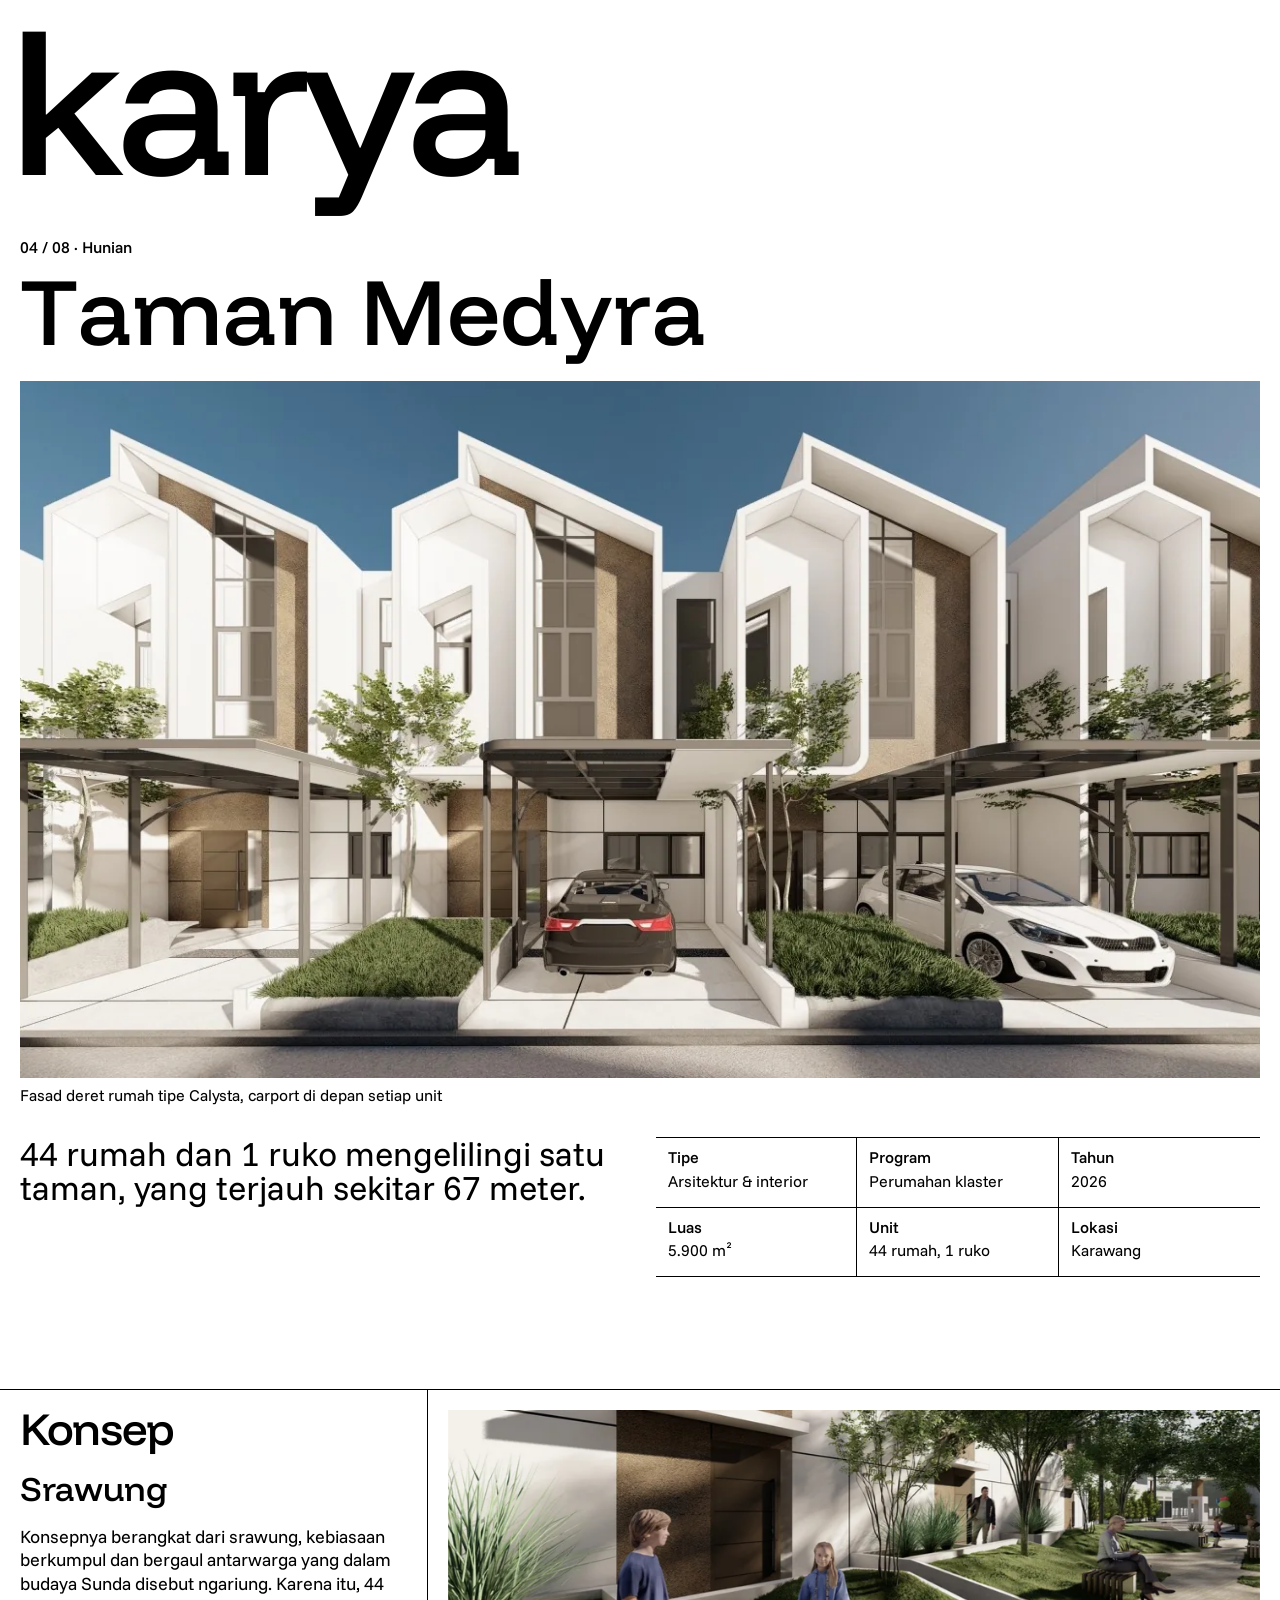
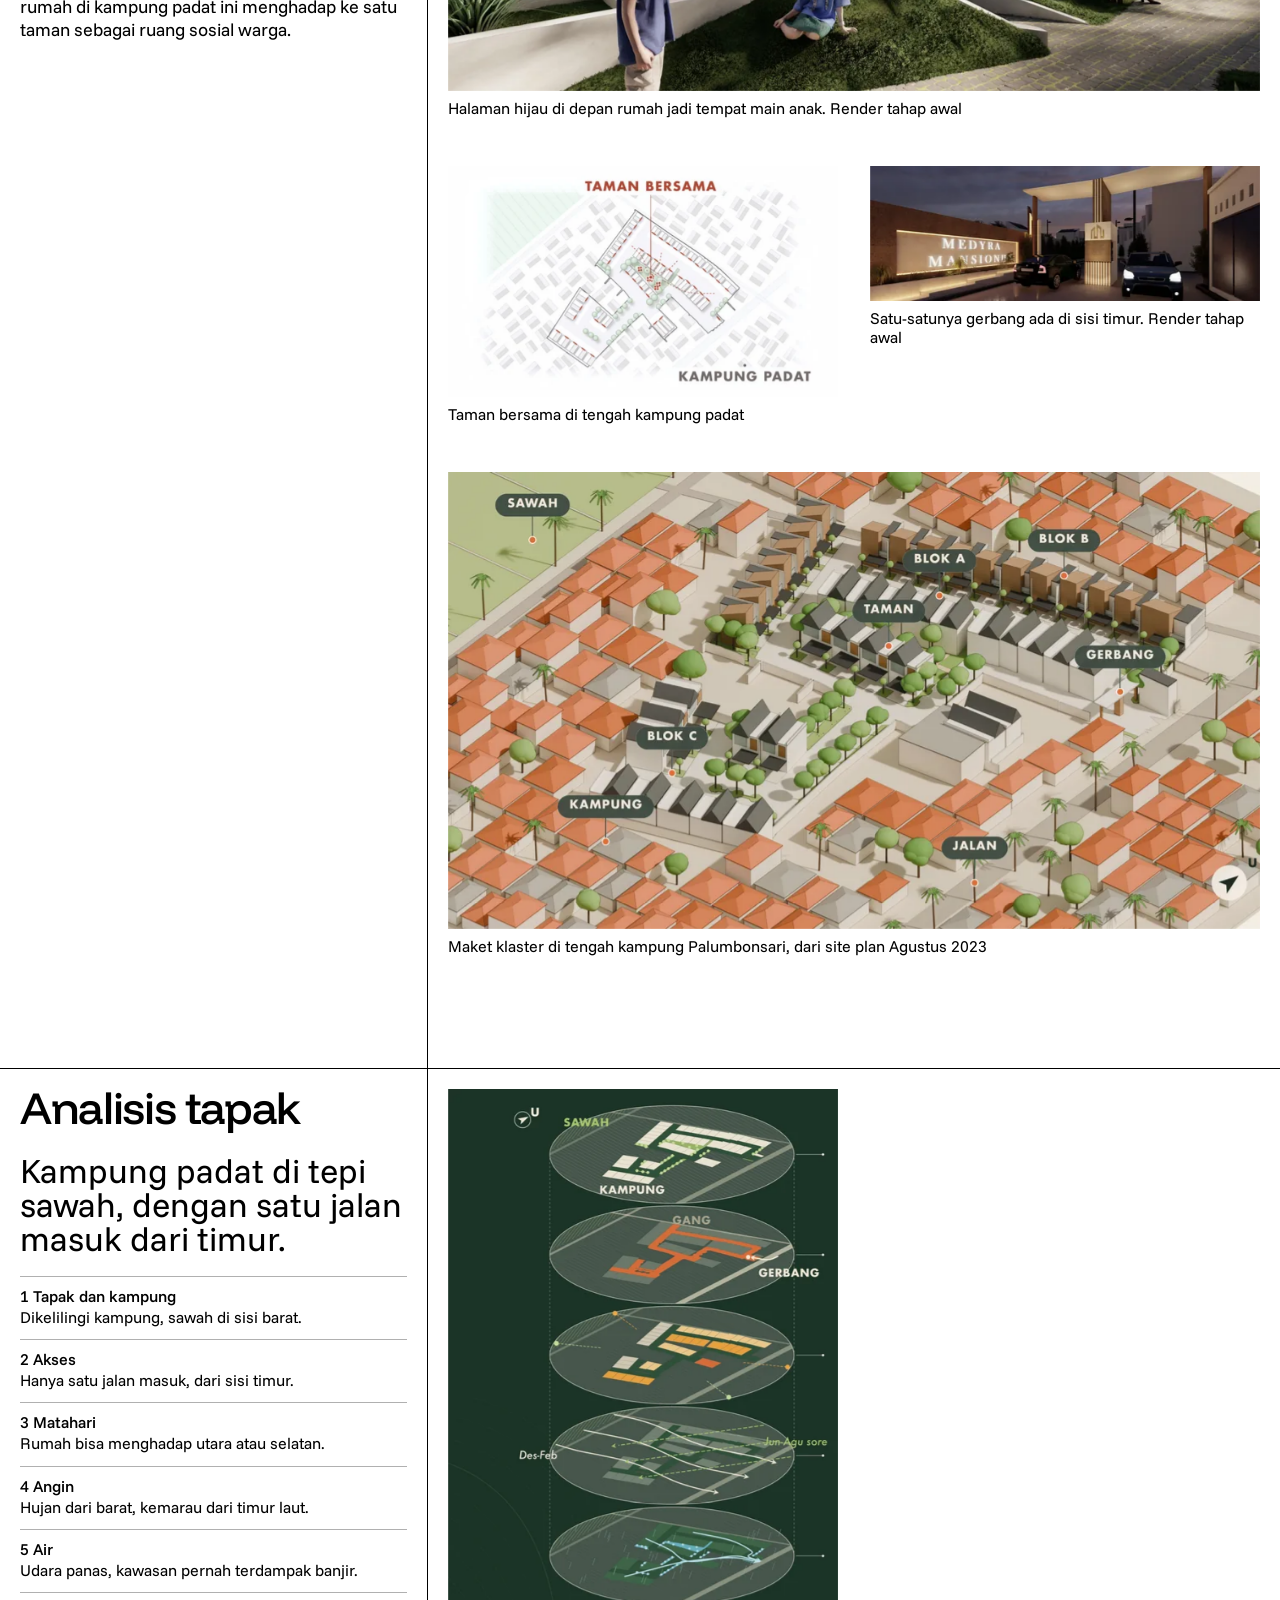
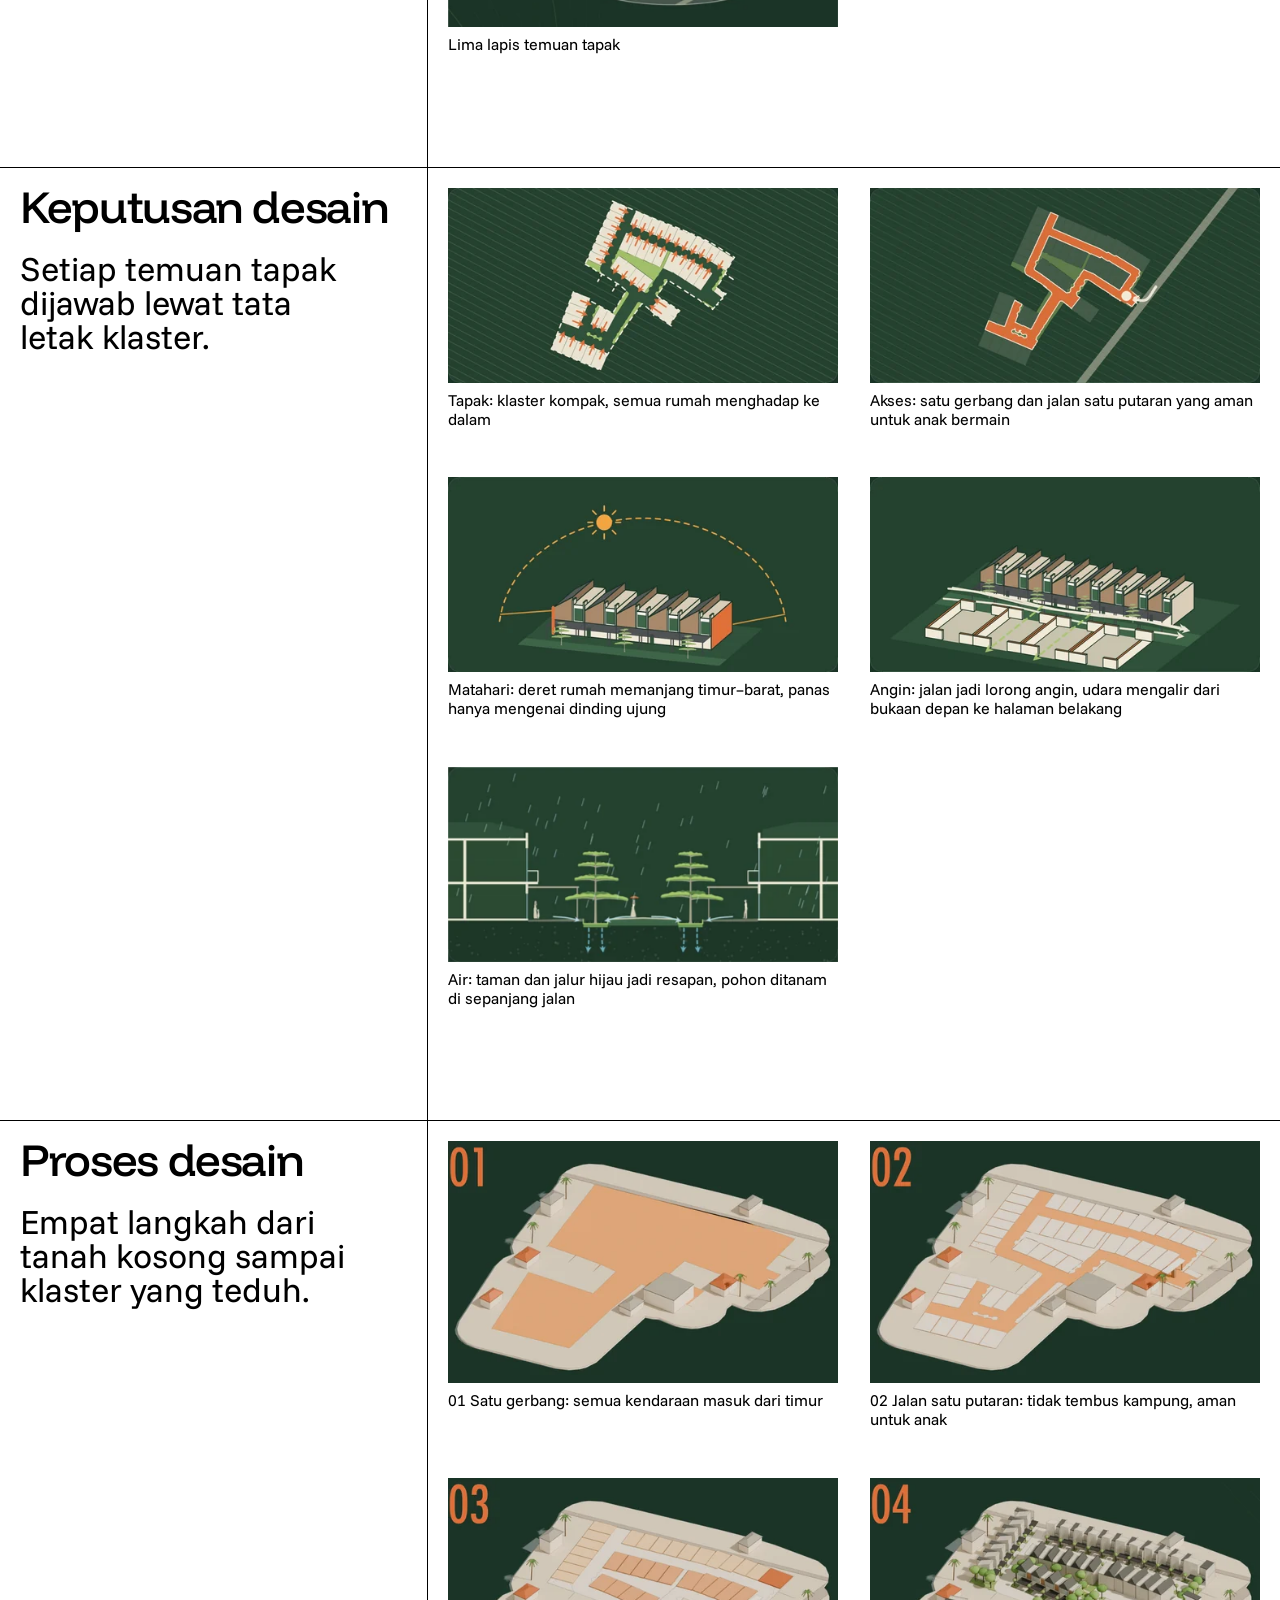
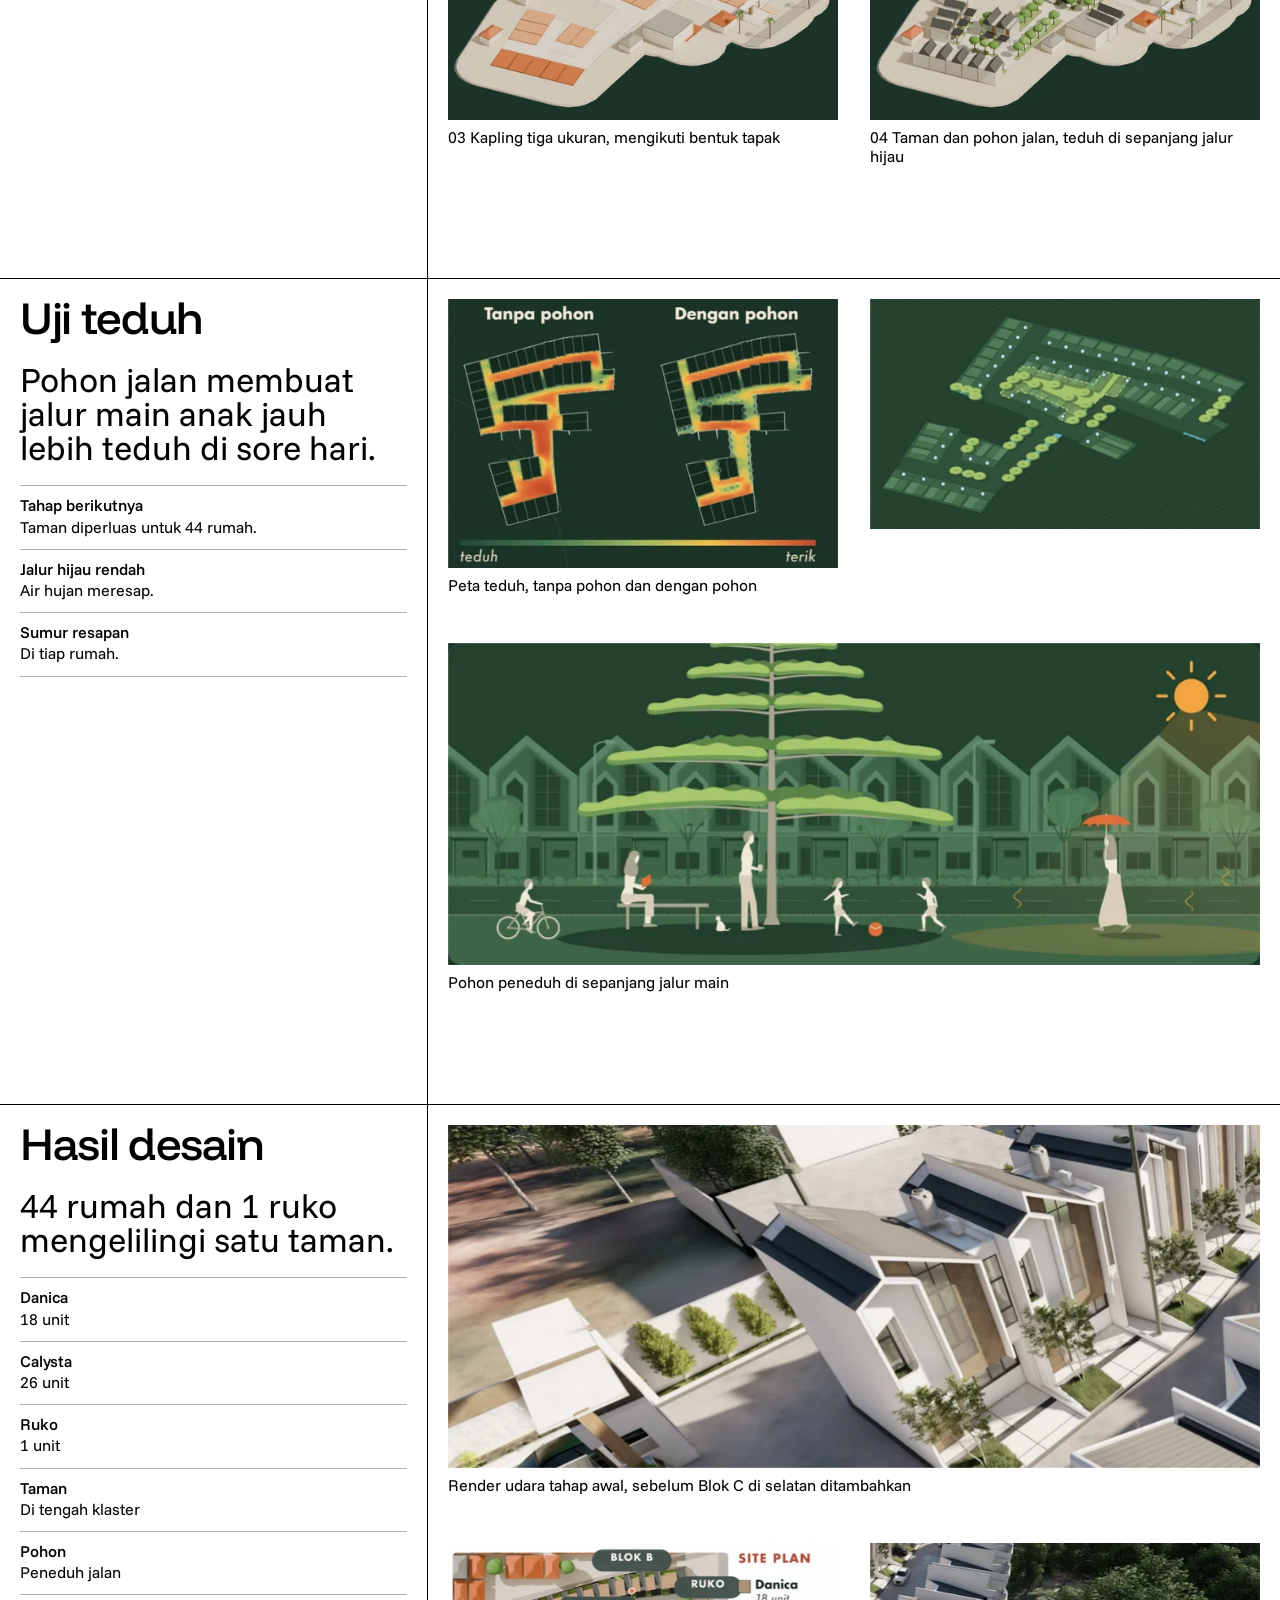
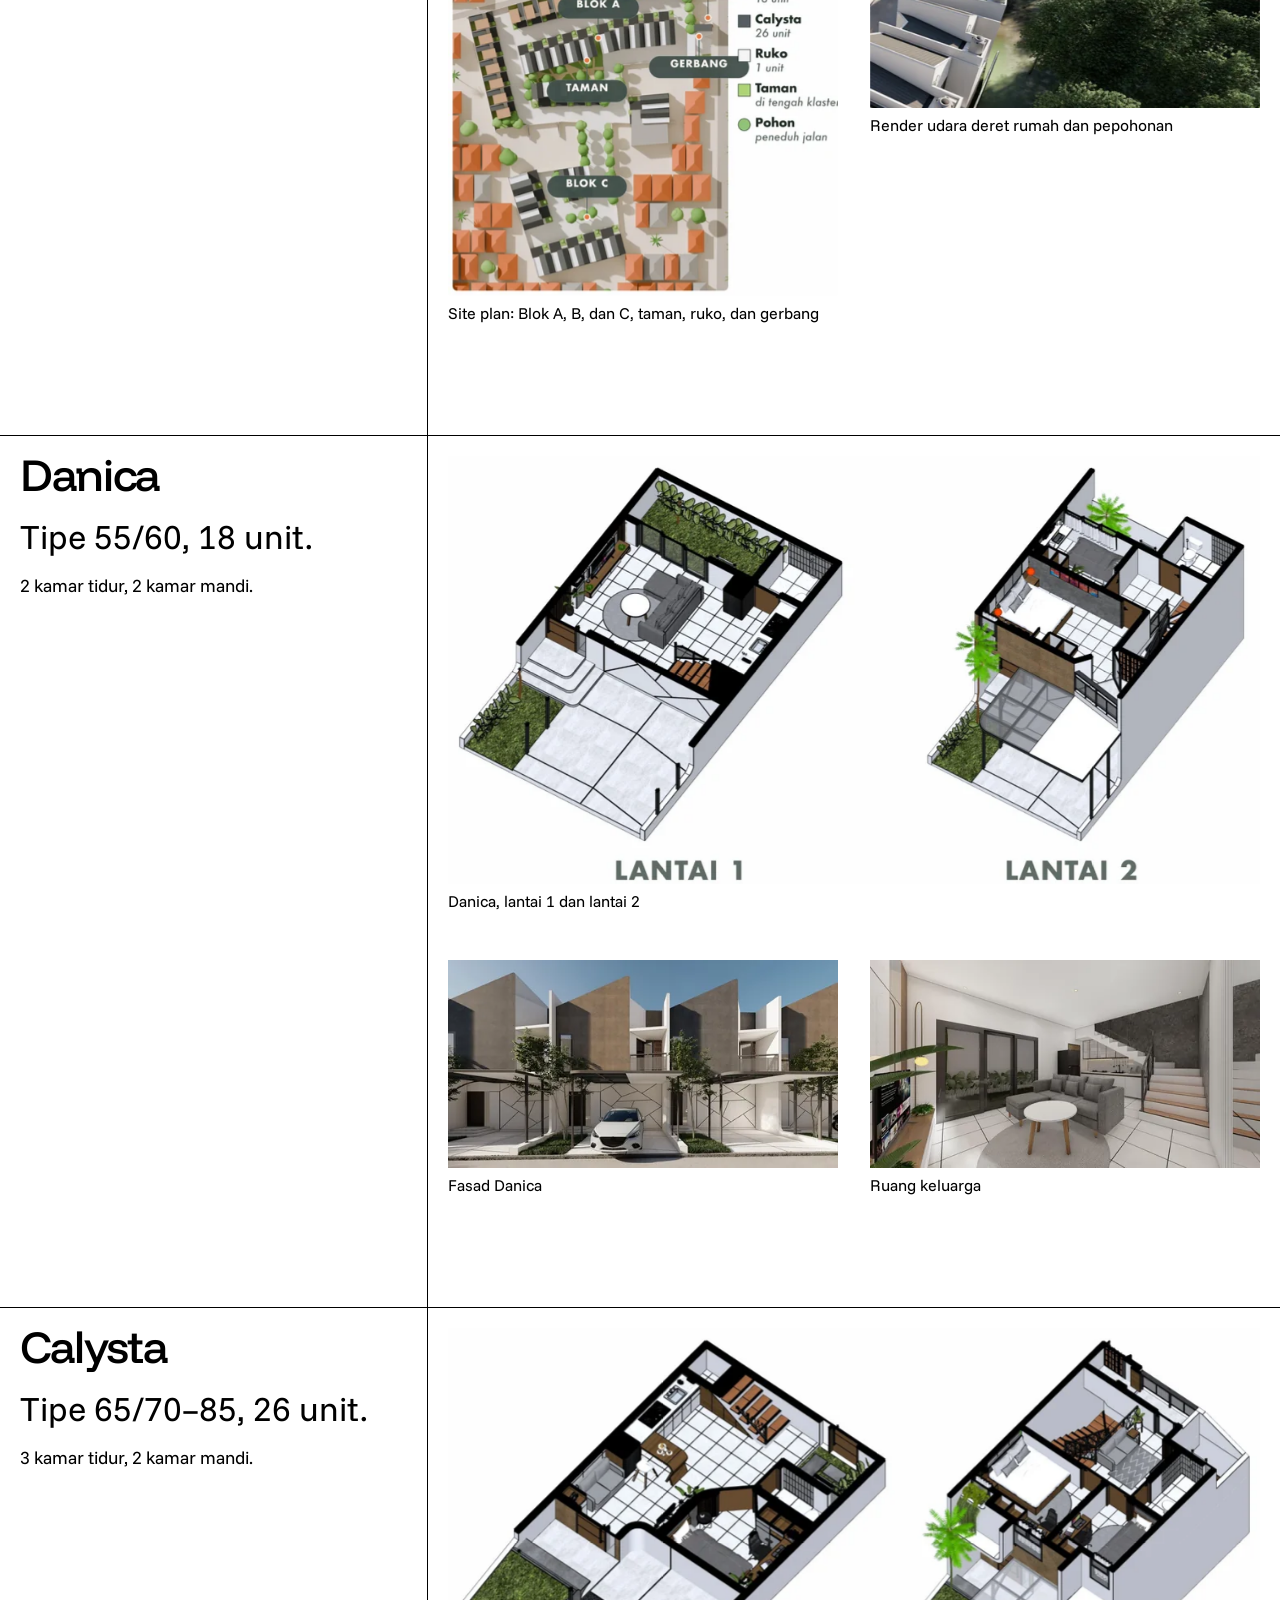
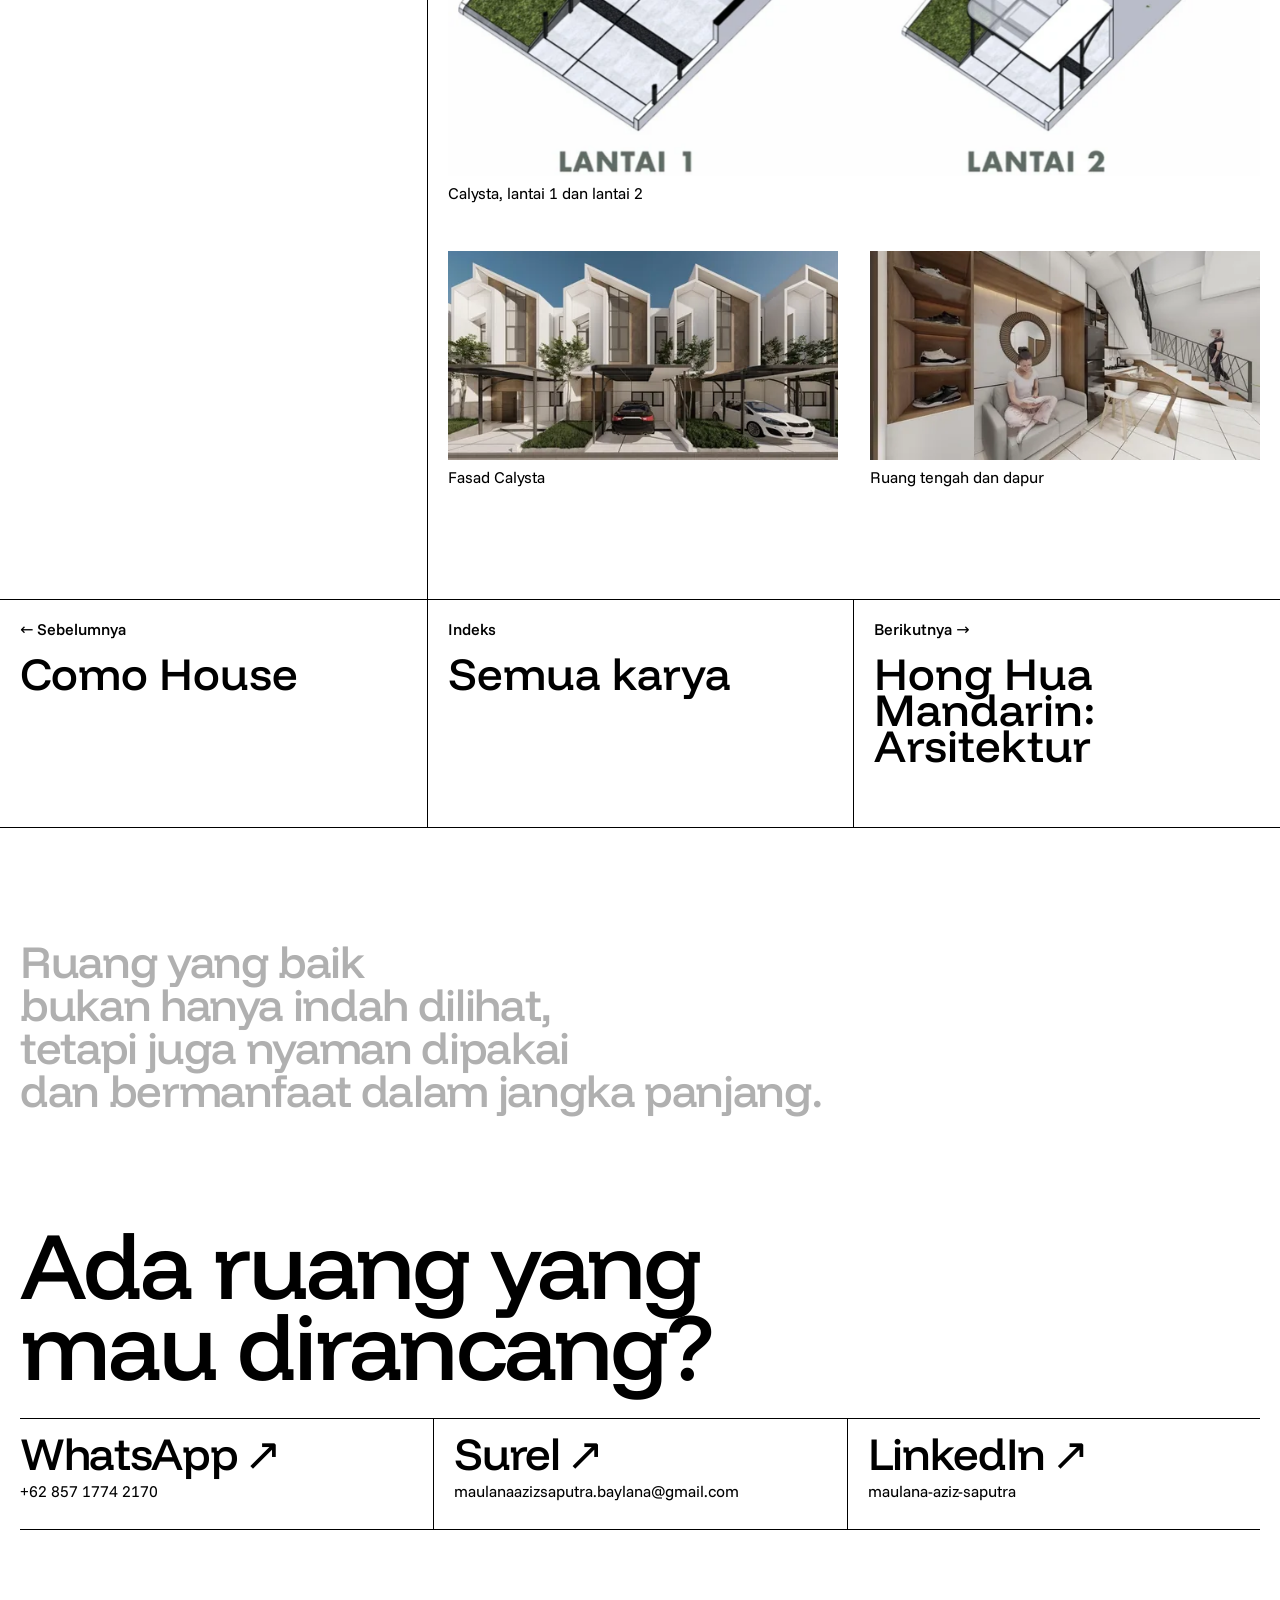
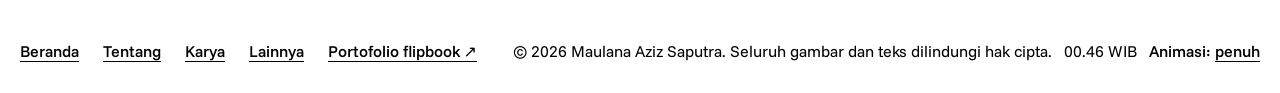
<file: docs/karya/taman-medyra/index.html>
<!doctype html>
<html lang="id">
<head>
<meta charset="utf-8">
<meta name="viewport" content="width=device-width, initial-scale=1">
<title>Taman Medyra · Hunian | lanaspace</title>
<meta name="description" content="Taman Medyra, perumahan klaster 5.900&nbsp;m² di Karawang: 44 rumah dan satu ruko menghadap satu taman bersama. Arsitektur dan interior oleh Maulana Aziz Saputra.">
<meta name="author" content="Maulana Aziz Saputra">
<link rel="canonical" href="https://maulanaazizsaputra.github.io/lanaspace/karya/taman-medyra/">
<meta property="og:site_name" content="lanaspace">
<meta property="og:locale" content="id_ID">
<meta property="og:type" content="article">
<meta property="og:title" content="Taman Medyra · Hunian | lanaspace">
<meta property="og:description" content="Taman Medyra, perumahan klaster 5.900&nbsp;m² di Karawang: 44 rumah dan satu ruko menghadap satu taman bersama. Arsitektur dan interior oleh Maulana Aziz Saputra.">
<meta property="og:url" content="https://maulanaazizsaputra.github.io/lanaspace/karya/taman-medyra/">
<meta property="og:image" content="https://maulanaazizsaputra.github.io/lanaspace/assets/og/taman-medyra.jpg">
<meta property="og:image:width" content="1200">
<meta property="og:image:height" content="630">
<meta name="twitter:card" content="summary_large_image">
<meta name="theme-color" content="#ffffff">
<meta name="lana-visitors" content="https://lanaspace-ad38a-default-rtdb.asia-southeast1.firebasedatabase.app">
<link rel="preconnect" href="https://lanaspace-ad38a-default-rtdb.asia-southeast1.firebasedatabase.app" crossorigin>
<link rel="icon" href="../../favicon.svg" type="image/svg+xml">
<link rel="apple-touch-icon" href="../../apple-touch-icon.png">
<link rel="preconnect" href="https://fonts.googleapis.com">
<link rel="preconnect" href="https://fonts.gstatic.com" crossorigin>
<link rel="stylesheet" href="https://fonts.googleapis.com/css2?family=Funnel+Display:wght@500&amp;family=Funnel+Sans:wght@400;500&amp;display=swap">
<link rel="stylesheet" href="../../assets/css/style.css?v=22097457">
<script>(function(d,w){var h=d.documentElement,done=function(){h.classList.remove('fonts-wait')},m;
try{m=w.localStorage.getItem('lana-animasi-v2')}catch(_){}
if(m!=='hemat')m='penuh';
h.classList.add('js','fonts-wait',m==='penuh'?'motion-full':'motion-gentle');
if(d.fonts&&d.fonts.load){Promise.all([d.fonts.load('500 1em "Funnel Display"'),d.fonts.load('400 1em "Funnel Sans"'),d.fonts.load('500 1em "Funnel Sans"')]).then(done,done);setTimeout(done,2500)}else{done()}
w.addEventListener('pagereveal',function(e){if(!e.viewTransition)return;try{var p=JSON.parse(sessionStorage.getItem('lana-vt'));
if(p&&Date.now()-p.t<5000){var W=w.innerWidth,H=w.innerHeight;h.style.setProperty('--vt-x',p.x+'px');h.style.setProperty('--vt-y',p.y+'px');
h.style.setProperty('--vt-r',Math.ceil(Math.hypot(Math.max(p.x,W-p.x),Math.max(p.y,H-p.y)))+'px')}}catch(_){}})})(document,window);</script>
<script src="../../assets/js/main.js?v=2ef345cf" defer></script>
<script type="application/ld+json">{"@context":"https://schema.org","@graph":[{"@type":"CreativeWork","name":"Taman Medyra","description":"Taman Medyra, perumahan klaster 5.900 m² di Karawang: 44 rumah dan satu ruko menghadap satu taman bersama. Arsitektur dan interior oleh Maulana Aziz Saputra.","genre":"Arsitektur & interior","inLanguage":"id","dateCreated":"2026","contentLocation":{"@type":"Place","name":"Karawang"},"creator":{"@id":"https://maulanaazizsaputra.github.io/lanaspace/#orang"},"url":"https://maulanaazizsaputra.github.io/lanaspace/karya/taman-medyra/","image":"https://maulanaazizsaputra.github.io/lanaspace/assets/og/taman-medyra.jpg"},{"@type":"Person","@id":"https://maulanaazizsaputra.github.io/lanaspace/#orang","name":"Maulana Aziz Saputra","alternateName":"Lana","jobTitle":"Desainer Arsitektur dan Interior","alumniOf":{"@type":"CollegeOrUniversity","name":"Universitas Gunadarma"},"knowsAbout":["Desain interior","Desain arsitektur","Manajemen proyek","Gambar detail","Estimasi biaya (RAB/BoQ)","Desain multimedia & produk"],"knowsLanguage":["id","en"],"url":"https://maulanaazizsaputra.github.io/lanaspace/tentang/","image":"https://maulanaazizsaputra.github.io/lanaspace/assets/img/profil/potret-960.webp","email":"mailto:maulanaazizsaputra.baylana@gmail.com","telephone":"+6285717742170","sameAs":["https://www.linkedin.com/in/maulana-aziz-saputra-90984b372"]},{"@type":"BreadcrumbList","itemListElement":[{"@type":"ListItem","position":1,"name":"Beranda","item":"https://maulanaazizsaputra.github.io/lanaspace/"},{"@type":"ListItem","position":2,"name":"Karya","item":"https://maulanaazizsaputra.github.io/lanaspace/karya/"},{"@type":"ListItem","position":3,"name":"Taman Medyra","item":"https://maulanaazizsaputra.github.io/lanaspace/karya/taman-medyra/"}]}]}</script>
</head>
<body class="page-project">
<a class="skip" href="#isi">Langsung ke isi</a>
<a class="menu-toggle" href="../../" data-menu-open aria-label="Buka menu"><span></span><span></span><span></span></a>
<template id="menu-template"><div class="menu-stage">
  <img class="menu-stage__bg" data-menu-bg data-index="0" data-bgs='[{"src":"../../assets/img/paragon/gerbang-organik-1600.webp","srcset":"../../assets/img/paragon/gerbang-organik-480.webp 480w, ../../assets/img/paragon/gerbang-organik-960.webp 960w, ../../assets/img/paragon/gerbang-organik-1600.webp 1600w, ../../assets/img/paragon/gerbang-organik-2400.webp 2400w","label":"Paragon. Gerbang organik menuju area pajang","href":"../../karya/paragon/"},{"src":"../../assets/img/taman-medyra/gerbang-1600.webp","srcset":"../../assets/img/taman-medyra/gerbang-480.webp 480w, ../../assets/img/taman-medyra/gerbang-960.webp 960w, ../../assets/img/taman-medyra/gerbang-1600.webp 1600w, ../../assets/img/taman-medyra/gerbang-2400.webp 2400w","label":"Taman Medyra. Satu-satunya gerbang ada di sisi timur. Render tahap awal","href":"../../karya/taman-medyra/"},{"src":"../../assets/img/paragon/area-pandang-1600.webp","srcset":"../../assets/img/paragon/area-pandang-480.webp 480w, ../../assets/img/paragon/area-pandang-960.webp 960w, ../../assets/img/paragon/area-pandang-1600.webp 1600w, ../../assets/img/paragon/area-pandang-2400.webp 2400w","label":"Paragon. Area pandang, koridor yang menghadap lantai produksi","href":"../../karya/paragon/"},{"src":"../../assets/img/hong-hua-interior/selasar-1600.webp","srcset":"../../assets/img/hong-hua-interior/selasar-480.webp 480w, ../../assets/img/hong-hua-interior/selasar-960.webp 960w, ../../assets/img/hong-hua-interior/selasar-1600.webp 1600w, ../../assets/img/hong-hua-interior/selasar-1921.webp 1921w","label":"Hong Hua Mandarin: Interior. Selasar lantai 2","href":"../../karya/hong-hua-interior/"}]' sizes="100vw" alt="">
  <button type="button" class="menu-stage__close" data-menu-close>Tutup</button>
  <nav class="menu-sheet" aria-label="Menu utama">
  <a class="mcol mcol--about" href="../../tentang/" data-cursor="buka">
    <span class="mcol__head mcol__head--brand display-type" translate="no"><span class="sr-only">lanaspace</span><span class="split" aria-hidden="true"><span class="w"><span class="ch" style="--i:0">l</span><span class="ch" style="--i:1">a</span><span class="ch" style="--i:2">n</span><span class="ch" style="--i:3">a</span><span class="ch" style="--i:4">s</span><span class="ch" style="--i:5">p</span><span class="ch" style="--i:6">a</span><span class="ch" style="--i:7">c</span><span class="ch" style="--i:8">e</span></span></span><span class="sr-only">: tentang Maulana Aziz Saputra</span></span>
    <span class="mcol__arrow" aria-hidden="true">→</span>
    <span class="mcol__preview mabout" aria-hidden="true">
      <span class="mintro"><span class="mintro__name">Maulana Aziz Saputra</span><span>Arsitektur</span><span>Desain interior</span></span>
      <span class="portrait mportrait"><span class="rings" aria-hidden="true"><svg class="rings__layer" viewBox="-100 -100 200 200" style="--k:0" focusable="false"><circle r="2.5"/><circle r="5.0"/><circle r="7.5"/><circle r="10.0"/><circle r="12.5"/><circle r="15.0"/><circle r="17.5"/></svg><svg class="rings__layer" viewBox="-100 -100 200 200" style="--k:1" focusable="false"><circle r="20.0"/><circle r="22.5"/><circle r="25.0"/><circle r="27.5"/><circle r="30.0"/><circle r="32.5"/><circle r="35.0"/></svg><svg class="rings__layer" viewBox="-100 -100 200 200" style="--k:2" focusable="false"><circle r="37.5"/><circle r="40.0"/><circle r="42.5"/><circle r="45.0"/><circle r="47.5"/><circle r="50.0"/><circle r="52.5"/></svg><svg class="rings__layer" viewBox="-100 -100 200 200" style="--k:3" focusable="false"><circle r="55.0"/><circle r="57.5"/><circle r="60.0"/><circle r="62.5"/><circle r="65.0"/><circle r="67.5"/><circle r="70.0"/></svg><svg class="rings__layer" viewBox="-100 -100 200 200" style="--k:4" focusable="false"><circle r="72.5"/><circle r="75.0"/><circle r="77.5"/><circle r="80.0"/><circle r="82.5"/><circle r="85.0"/><circle r="87.5"/></svg><svg class="rings__layer" viewBox="-100 -100 200 200" style="--k:5" focusable="false"><circle r="90.0"/><circle r="92.5"/><circle r="95.0"/><circle r="97.5"/><circle r="100.0"/></svg></span><img class="portrait__img" src="../../assets/img/profil/potret-960.webp" srcset="../../assets/img/profil/potret-480.webp 480w, ../../assets/img/profil/potret-960.webp 960w" sizes="(min-width: 1024px) 30vw, 60vw" width="1080" height="1916" alt="" decoding="async"></span>
      <span class="mcontact"><span class="mcontact__group"><span class="mcontact__label">Kontak</span><span class="mcontact__value"><span class="nowrap">maulanaazizsaputra.baylana@gmail.com</span><br>+62 857 1774 2170</span></span><span class="mcontact__group"><span class="mcontact__label">Terhubung</span><span class="mcontact__value">LinkedIn</span></span><span class="mcontact__group" data-clock-group hidden><span class="mcontact__label">Waktu setempat</span><span class="mcontact__value" data-clock></span></span><span class="mcontact__group" data-visitors hidden><span class="mcontact__label">Pengunjung</span><span class="mcontact__value visitors"><span class="visitors__dot" aria-hidden="true"></span><span class="visitors__num" data-visitors-online>1</span> sedang melihat · <span class="visitors__num" data-visitors-total>0</span> total</span></span></span>
    </span>
  </a>
  <a class="mcol mcol--works" href="../../karya/" data-cursor="buka">
    <span class="mcol__head display-type"><span class="sr-only">Karya</span><span class="split" aria-hidden="true"><span class="w"><span class="ch" style="--i:0">K</span><span class="ch" style="--i:1">a</span><span class="ch" style="--i:2">r</span><span class="ch" style="--i:3">y</span><span class="ch" style="--i:4">a</span></span></span><span class="sr-only">: 8 proyek</span></span>
    <span class="mcol__arrow" aria-hidden="true">→</span>
    <span class="mcol__preview mworks" aria-hidden="true"><span class="mworks__track"><span class="mworks__set"><span class="mtile"><img class="pic" src="../../assets/img/pinakular-house/sampul-724.webp" srcset="../../assets/img/pinakular-house/sampul-480.webp 480w, ../../assets/img/pinakular-house/sampul-724.webp 724w" sizes="(min-width: 1024px) 14vw, 40vw" width="724" height="905" alt="" decoding="async"><span class="mtile__cap">Pinakular House</span></span><span class="mtile"><img class="pic" src="../../assets/img/tp-house/sampul-754.webp" srcset="../../assets/img/tp-house/sampul-480.webp 480w, ../../assets/img/tp-house/sampul-754.webp 754w" sizes="(min-width: 1024px) 14vw, 40vw" width="754" height="833" alt="" decoding="async"><span class="mtile__cap">TP House</span></span><span class="mtile"><img class="pic" src="../../assets/img/como-house/sampul-960.webp" srcset="../../assets/img/como-house/sampul-480.webp 480w, ../../assets/img/como-house/sampul-960.webp 960w" sizes="(min-width: 1024px) 14vw, 40vw" width="1013" height="1142" alt="" decoding="async"><span class="mtile__cap">Como House</span></span><span class="mtile"><img class="pic" src="../../assets/img/taman-medyra/sampul-960.webp" srcset="../../assets/img/taman-medyra/sampul-480.webp 480w, ../../assets/img/taman-medyra/sampul-960.webp 960w, ../../assets/img/taman-medyra/sampul-1280.webp 1280w" sizes="(min-width: 1024px) 14vw, 40vw" width="1280" height="720" alt="" decoding="async"><span class="mtile__cap">Taman Medyra</span></span><span class="mtile"><img class="pic" src="../../assets/img/hong-hua-arsitektur/sampul-960.webp" srcset="../../assets/img/hong-hua-arsitektur/sampul-480.webp 480w, ../../assets/img/hong-hua-arsitektur/sampul-960.webp 960w, ../../assets/img/hong-hua-arsitektur/sampul-1600.webp 1600w" sizes="(min-width: 1024px) 14vw, 40vw" width="1774" height="1495" alt="" decoding="async"><span class="mtile__cap">Hong Hua Mandarin: Arsitektur</span></span><span class="mtile"><img class="pic" src="../../assets/img/bank-mandiri-syariah/sampul-746.webp" srcset="../../assets/img/bank-mandiri-syariah/sampul-480.webp 480w, ../../assets/img/bank-mandiri-syariah/sampul-746.webp 746w" sizes="(min-width: 1024px) 14vw, 40vw" width="746" height="497" alt="" decoding="async"><span class="mtile__cap">Bank Mandiri Syariah</span></span><span class="mtile"><img class="pic" src="../../assets/img/hong-hua-interior/sampul-865.webp" srcset="../../assets/img/hong-hua-interior/sampul-480.webp 480w, ../../assets/img/hong-hua-interior/sampul-865.webp 865w" sizes="(min-width: 1024px) 14vw, 40vw" width="865" height="1081" alt="" decoding="async"><span class="mtile__cap">Hong Hua Mandarin: Interior</span></span><span class="mtile"><img class="pic" src="../../assets/img/paragon/sampul-960.webp" srcset="../../assets/img/paragon/sampul-480.webp 480w, ../../assets/img/paragon/sampul-960.webp 960w" sizes="(min-width: 1024px) 14vw, 40vw" width="979" height="1305" alt="" decoding="async"><span class="mtile__cap">Paragon</span></span></span><span class="mworks__set"><span class="mtile"><img class="pic" src="../../assets/img/pinakular-house/sampul-724.webp" srcset="../../assets/img/pinakular-house/sampul-480.webp 480w, ../../assets/img/pinakular-house/sampul-724.webp 724w" sizes="(min-width: 1024px) 14vw, 40vw" width="724" height="905" alt="" decoding="async"><span class="mtile__cap">Pinakular House</span></span><span class="mtile"><img class="pic" src="../../assets/img/tp-house/sampul-754.webp" srcset="../../assets/img/tp-house/sampul-480.webp 480w, ../../assets/img/tp-house/sampul-754.webp 754w" sizes="(min-width: 1024px) 14vw, 40vw" width="754" height="833" alt="" decoding="async"><span class="mtile__cap">TP House</span></span><span class="mtile"><img class="pic" src="../../assets/img/como-house/sampul-960.webp" srcset="../../assets/img/como-house/sampul-480.webp 480w, ../../assets/img/como-house/sampul-960.webp 960w" sizes="(min-width: 1024px) 14vw, 40vw" width="1013" height="1142" alt="" decoding="async"><span class="mtile__cap">Como House</span></span><span class="mtile"><img class="pic" src="../../assets/img/taman-medyra/sampul-960.webp" srcset="../../assets/img/taman-medyra/sampul-480.webp 480w, ../../assets/img/taman-medyra/sampul-960.webp 960w, ../../assets/img/taman-medyra/sampul-1280.webp 1280w" sizes="(min-width: 1024px) 14vw, 40vw" width="1280" height="720" alt="" decoding="async"><span class="mtile__cap">Taman Medyra</span></span><span class="mtile"><img class="pic" src="../../assets/img/hong-hua-arsitektur/sampul-960.webp" srcset="../../assets/img/hong-hua-arsitektur/sampul-480.webp 480w, ../../assets/img/hong-hua-arsitektur/sampul-960.webp 960w, ../../assets/img/hong-hua-arsitektur/sampul-1600.webp 1600w" sizes="(min-width: 1024px) 14vw, 40vw" width="1774" height="1495" alt="" decoding="async"><span class="mtile__cap">Hong Hua Mandarin: Arsitektur</span></span><span class="mtile"><img class="pic" src="../../assets/img/bank-mandiri-syariah/sampul-746.webp" srcset="../../assets/img/bank-mandiri-syariah/sampul-480.webp 480w, ../../assets/img/bank-mandiri-syariah/sampul-746.webp 746w" sizes="(min-width: 1024px) 14vw, 40vw" width="746" height="497" alt="" decoding="async"><span class="mtile__cap">Bank Mandiri Syariah</span></span><span class="mtile"><img class="pic" src="../../assets/img/hong-hua-interior/sampul-865.webp" srcset="../../assets/img/hong-hua-interior/sampul-480.webp 480w, ../../assets/img/hong-hua-interior/sampul-865.webp 865w" sizes="(min-width: 1024px) 14vw, 40vw" width="865" height="1081" alt="" decoding="async"><span class="mtile__cap">Hong Hua Mandarin: Interior</span></span><span class="mtile"><img class="pic" src="../../assets/img/paragon/sampul-960.webp" srcset="../../assets/img/paragon/sampul-480.webp 480w, ../../assets/img/paragon/sampul-960.webp 960w" sizes="(min-width: 1024px) 14vw, 40vw" width="979" height="1305" alt="" decoding="async"><span class="mtile__cap">Paragon</span></span></span></span></span>
  </a>
  <a class="mcol mcol--more" href="../../lainnya/" data-cursor="buka">
    <span class="mcol__head display-type"><span class="sr-only">Lainnya</span><span class="split" aria-hidden="true"><span class="w"><span class="ch" style="--i:0">L</span><span class="ch" style="--i:1">a</span><span class="ch" style="--i:2">i</span><span class="ch" style="--i:3">n</span><span class="ch" style="--i:4">n</span><span class="ch" style="--i:5">y</span><span class="ch" style="--i:6">a</span></span></span><span class="sr-only">: gambar kerja dan sketsa tangan</span></span>
    <span class="mcol__arrow" aria-hidden="true">→</span>
    <span class="mcol__preview mmore" aria-hidden="true">
      <span class="mmore__panel"><img class="pic" src="../../assets/img/sketsa/panel-751.webp" srcset="../../assets/img/sketsa/panel-480.webp 480w, ../../assets/img/sketsa/panel-751.webp 751w" sizes="(min-width: 1024px) 22vw, 70vw" width="751" height="939" alt="" decoding="async"></span>
      <span class="mmore__text">Cara tercepat saya membaca suasana ruang.</span>
    </span>
  </a>
</nav>
  <a class="menu-stage__cap" href="../../karya/paragon/" data-menu-cap><span class="menu-stage__cap-label">Foto latar</span> <span data-cap-text>Paragon. Gerbang organik menuju area pajang</span></a>
  <button type="button" class="motion-toggle" data-motion-toggle hidden>Animasi: <span class="motion-toggle__state">penuh</span></button>
</div></template>
<main id="isi">
<article class="project">
  <p class="page-title page-title--link display-type"><a href="../../karya/" data-cursor="semua karya"><span class="sr-only">Karya</span><span class="split" aria-hidden="true"><span class="w"><span class="ch" style="--i:0">K</span><span class="ch" style="--i:1">a</span><span class="ch" style="--i:2">r</span><span class="ch" style="--i:3">y</span><span class="ch" style="--i:4">a</span></span></span></a></p>
  <header class="project-head">
    <p class="project-head__no" data-reveal>04 / 08 · Hunian</p>
    <h1 class="project-head__title display-type"><span class="sr-only">Taman Medyra</span><span class="split" aria-hidden="true"><span class="w"><span class="ch" style="--i:0">T</span><span class="ch" style="--i:1">a</span><span class="ch" style="--i:2">m</span><span class="ch" style="--i:3">a</span><span class="ch" style="--i:4">n</span></span> <span class="w"><span class="ch" style="--i:5">M</span><span class="ch" style="--i:6">e</span><span class="ch" style="--i:7">d</span><span class="ch" style="--i:8">y</span><span class="ch" style="--i:9">r</span><span class="ch" style="--i:10">a</span></span></span></h1>
  </header>
  <div class="project-intro project-intro--2">
    <figure class="fig project-intro__hero">
      <a class="fig__zoom" href="../../assets/img/taman-medyra/fasad-depan-1280.webp" data-zoom data-caption="Fasad deret rumah tipe Calysta, carport di depan setiap unit" data-cursor="perbesar" data-reveal="iris"><span class="pic-mask"><img class="pic" src="../../assets/img/taman-medyra/fasad-depan-960.webp" srcset="../../assets/img/taman-medyra/fasad-depan-480.webp 480w, ../../assets/img/taman-medyra/fasad-depan-960.webp 960w, ../../assets/img/taman-medyra/fasad-depan-1280.webp 1280w" sizes="calc(100vw - 40px)" width="1280" height="720" alt="Taman Medyra: Fasad deret rumah tipe Calysta, carport di depan setiap unit" fetchpriority="high" decoding="async"></span></a>
      <figcaption data-reveal>Fasad deret rumah tipe Calysta, carport di depan setiap unit</figcaption>
    </figure>
    <div class="project-intro__text">
      <p class="lede lede--intro" data-reveal>44 rumah dan 1 ruko mengelilingi satu taman, yang terjauh sekitar 67 meter.</p>
      <dl class="meta-row"><div data-reveal><dt>Tipe</dt><dd>Arsitektur &amp; interior</dd></div><div data-reveal><dt>Program</dt><dd>Perumahan klaster</dd></div><div data-reveal><dt>Tahun</dt><dd>2026</dd></div><div data-reveal><dt>Luas</dt><dd>5.900&nbsp;m²</dd></div><div data-reveal><dt>Unit</dt><dd>44 rumah, 1 ruko</dd></div><div data-reveal><dt>Lokasi</dt><dd>Karawang</dd></div></dl>
    </div>
  </div>
<section class="row" id="konsep" aria-labelledby="h-konsep">
  <div class="row__head"><div class="row__sticky">
    <h2 class="heading-sm display-type" id="h-konsep" data-reveal>Konsep</h2>
    <p data-reveal class="concept display-type"><span>Srawung</span></p>
    
    <div class="prose" data-reveal><p>Konsepnya berangkat dari srawung, kebiasaan berkumpul dan bergaul antarwarga yang dalam budaya Sunda disebut ngariung. Karena itu, 44 rumah di kampung padat ini menghadap ke satu taman sebagai ruang sosial warga.</p></div>
    
  </div></div>
  <div class="row__body">
    <div class="figs">
<figure class="fig fig--2">
  <a class="fig__zoom" href="../../assets/img/taman-medyra/halaman-2400.webp" data-zoom data-caption="Halaman hijau di depan rumah jadi tempat main anak. Render tahap awal" data-cursor="perbesar" data-reveal="iris"><span class="pic-mask"><img class="pic" src="../../assets/img/taman-medyra/halaman-960.webp" srcset="../../assets/img/taman-medyra/halaman-480.webp 480w, ../../assets/img/taman-medyra/halaman-960.webp 960w, ../../assets/img/taman-medyra/halaman-1600.webp 1600w, ../../assets/img/taman-medyra/halaman-2400.webp 2400w" sizes="(min-width: 1100px) calc(66.6vw - 41px), calc(100vw - 40px)" width="3812" height="1318" alt="Taman Medyra: Halaman hijau di depan rumah jadi tempat main anak. Render tahap awal" loading="lazy" decoding="async"></span></a>
  <figcaption data-reveal>Halaman hijau di depan rumah jadi tempat main anak. Render tahap awal</figcaption>
</figure>
<figure class="fig">
  <a class="fig__zoom" href="../../assets/img/taman-medyra/konsep-880.webp" data-zoom data-caption="Taman bersama di tengah kampung padat" data-cursor="perbesar" data-reveal="iris"><span class="pic-mask"><img class="pic" src="../../assets/img/taman-medyra/konsep-880.webp" srcset="../../assets/img/taman-medyra/konsep-480.webp 480w, ../../assets/img/taman-medyra/konsep-880.webp 880w" sizes="(min-width: 1100px) calc(33.3vw - 37px), (min-width: 700px) calc(50vw - 37px), calc(100vw - 40px)" width="880" height="520" alt="Taman Medyra: Taman bersama di tengah kampung padat" loading="lazy" decoding="async"></span></a>
  <figcaption data-reveal>Taman bersama di tengah kampung padat</figcaption>
</figure>
<figure class="fig">
  <a class="fig__zoom" href="../../assets/img/taman-medyra/gerbang-2400.webp" data-zoom data-caption="Satu-satunya gerbang ada di sisi timur. Render tahap awal" data-cursor="perbesar" data-reveal="iris"><span class="pic-mask"><img class="pic" src="../../assets/img/taman-medyra/gerbang-960.webp" srcset="../../assets/img/taman-medyra/gerbang-480.webp 480w, ../../assets/img/taman-medyra/gerbang-960.webp 960w, ../../assets/img/taman-medyra/gerbang-1600.webp 1600w, ../../assets/img/taman-medyra/gerbang-2400.webp 2400w" sizes="(min-width: 1100px) calc(33.3vw - 37px), (min-width: 700px) calc(50vw - 37px), calc(100vw - 40px)" width="3812" height="1318" alt="Taman Medyra: Satu-satunya gerbang ada di sisi timur. Render tahap awal" loading="lazy" decoding="async"></span></a>
  <figcaption data-reveal>Satu-satunya gerbang ada di sisi timur. Render tahap awal</figcaption>
</figure>
<figure class="fig fig--2">
  <a class="fig__zoom" href="../../assets/img/taman-medyra/maket-2400.webp" data-zoom data-caption="Maket klaster di tengah kampung Palumbonsari, dari site plan Agustus 2023" data-cursor="perbesar" data-reveal="iris"><span class="pic-mask"><img class="pic" src="../../assets/img/taman-medyra/maket-960.webp" srcset="../../assets/img/taman-medyra/maket-480.webp 480w, ../../assets/img/taman-medyra/maket-960.webp 960w, ../../assets/img/taman-medyra/maket-1600.webp 1600w, ../../assets/img/taman-medyra/maket-2400.webp 2400w" sizes="(min-width: 1100px) calc(66.6vw - 41px), calc(100vw - 40px)" width="2400" height="1350" alt="Taman Medyra: Maket klaster di tengah kampung Palumbonsari, dari site plan Agustus 2023" loading="lazy" decoding="async"></span></a>
  <figcaption data-reveal>Maket klaster di tengah kampung Palumbonsari, dari site plan Agustus 2023</figcaption>
</figure>
    </div>
  </div>
</section>
<section class="row" id="analisis-tapak" aria-labelledby="h-analisis-tapak">
  <div class="row__head"><div class="row__sticky">
    <h2 class="heading-sm display-type" id="h-analisis-tapak" data-reveal>Analisis tapak</h2>
    
    <p class="lede" data-reveal>Kampung padat di tepi sawah, dengan satu jalan masuk dari timur.</p>
    
    <dl data-reveal class="notes"><div><dt>1  Tapak dan kampung</dt><dd>Dikelilingi kampung, sawah di sisi barat.</dd></div><div><dt>2  Akses</dt><dd>Hanya satu jalan masuk, dari sisi timur.</dd></div><div><dt>3  Matahari</dt><dd>Rumah bisa menghadap utara atau selatan.</dd></div><div><dt>4  Angin</dt><dd>Hujan dari barat, kemarau dari timur laut.</dd></div><div><dt>5  Air</dt><dd>Udara panas, kawasan pernah terdampak banjir.</dd></div></dl>
  </div></div>
  <div class="row__body">
    <div class="figs">
<figure class="fig">
  <a class="fig__zoom" href="../../assets/img/taman-medyra/analisis-1320.webp" data-zoom data-caption="Lima lapis temuan tapak" data-cursor="perbesar" data-reveal="iris"><span class="pic-mask"><img class="pic" src="../../assets/img/taman-medyra/analisis-960.webp" srcset="../../assets/img/taman-medyra/analisis-480.webp 480w, ../../assets/img/taman-medyra/analisis-960.webp 960w, ../../assets/img/taman-medyra/analisis-1320.webp 1320w" sizes="(min-width: 1100px) calc(33.3vw - 37px), (min-width: 700px) calc(50vw - 37px), calc(100vw - 40px)" width="1320" height="1820" alt="Taman Medyra: Lima lapis temuan tapak" loading="lazy" decoding="async"></span></a>
  <figcaption data-reveal>Lima lapis temuan tapak</figcaption>
</figure>
    </div>
  </div>
</section>
<section class="row" id="keputusan-desain" aria-labelledby="h-keputusan-desain">
  <div class="row__head"><div class="row__sticky">
    <h2 class="heading-sm display-type" id="h-keputusan-desain" data-reveal>Keputusan desain</h2>
    
    <p class="lede" data-reveal>Setiap temuan tapak dijawab lewat tata letak klaster.</p>
    
    
  </div></div>
  <div class="row__body">
    <div class="figs">
<figure class="fig">
  <a class="fig__zoom" href="../../assets/img/taman-medyra/keputusan-1-1281.webp" data-zoom data-caption="Tapak: klaster kompak, semua rumah menghadap ke dalam" data-cursor="perbesar" data-reveal="iris"><span class="pic-mask"><img class="pic" src="../../assets/img/taman-medyra/keputusan-1-960.webp" srcset="../../assets/img/taman-medyra/keputusan-1-480.webp 480w, ../../assets/img/taman-medyra/keputusan-1-960.webp 960w, ../../assets/img/taman-medyra/keputusan-1-1281.webp 1281w" sizes="(min-width: 1100px) calc(33.3vw - 37px), (min-width: 700px) calc(50vw - 37px), calc(100vw - 40px)" width="1281" height="640" alt="Taman Medyra: Tapak: klaster kompak, semua rumah menghadap ke dalam" loading="lazy" decoding="async"></span></a>
  <figcaption data-reveal>Tapak: klaster kompak, semua rumah menghadap ke dalam</figcaption>
</figure>
<figure class="fig">
  <a class="fig__zoom" href="../../assets/img/taman-medyra/keputusan-2-1281.webp" data-zoom data-caption="Akses: satu gerbang dan jalan satu putaran yang aman untuk anak bermain" data-cursor="perbesar" data-reveal="iris"><span class="pic-mask"><img class="pic" src="../../assets/img/taman-medyra/keputusan-2-960.webp" srcset="../../assets/img/taman-medyra/keputusan-2-480.webp 480w, ../../assets/img/taman-medyra/keputusan-2-960.webp 960w, ../../assets/img/taman-medyra/keputusan-2-1281.webp 1281w" sizes="(min-width: 1100px) calc(33.3vw - 37px), (min-width: 700px) calc(50vw - 37px), calc(100vw - 40px)" width="1281" height="640" alt="Taman Medyra: Akses: satu gerbang dan jalan satu putaran yang aman untuk anak bermain" loading="lazy" decoding="async"></span></a>
  <figcaption data-reveal>Akses: satu gerbang dan jalan satu putaran yang aman untuk anak bermain</figcaption>
</figure>
<figure class="fig">
  <a class="fig__zoom" href="../../assets/img/taman-medyra/keputusan-3-1281.webp" data-zoom data-caption="Matahari: deret rumah memanjang timur–barat, panas hanya mengenai dinding ujung" data-cursor="perbesar" data-reveal="iris"><span class="pic-mask"><img class="pic" src="../../assets/img/taman-medyra/keputusan-3-960.webp" srcset="../../assets/img/taman-medyra/keputusan-3-480.webp 480w, ../../assets/img/taman-medyra/keputusan-3-960.webp 960w, ../../assets/img/taman-medyra/keputusan-3-1281.webp 1281w" sizes="(min-width: 1100px) calc(33.3vw - 37px), (min-width: 700px) calc(50vw - 37px), calc(100vw - 40px)" width="1281" height="640" alt="Taman Medyra: Matahari: deret rumah memanjang timur–barat, panas hanya mengenai dinding ujung" loading="lazy" decoding="async"></span></a>
  <figcaption data-reveal>Matahari: deret rumah memanjang timur–barat, panas hanya mengenai dinding ujung</figcaption>
</figure>
<figure class="fig">
  <a class="fig__zoom" href="../../assets/img/taman-medyra/keputusan-4-1281.webp" data-zoom data-caption="Angin: jalan jadi lorong angin, udara mengalir dari bukaan depan ke halaman belakang" data-cursor="perbesar" data-reveal="iris"><span class="pic-mask"><img class="pic" src="../../assets/img/taman-medyra/keputusan-4-960.webp" srcset="../../assets/img/taman-medyra/keputusan-4-480.webp 480w, ../../assets/img/taman-medyra/keputusan-4-960.webp 960w, ../../assets/img/taman-medyra/keputusan-4-1281.webp 1281w" sizes="(min-width: 1100px) calc(33.3vw - 37px), (min-width: 700px) calc(50vw - 37px), calc(100vw - 40px)" width="1281" height="640" alt="Taman Medyra: Angin: jalan jadi lorong angin, udara mengalir dari bukaan depan ke halaman belakang" loading="lazy" decoding="async"></span></a>
  <figcaption data-reveal>Angin: jalan jadi lorong angin, udara mengalir dari bukaan depan ke halaman belakang</figcaption>
</figure>
<figure class="fig">
  <a class="fig__zoom" href="../../assets/img/taman-medyra/keputusan-5-1281.webp" data-zoom data-caption="Air: taman dan jalur hijau jadi resapan, pohon ditanam di sepanjang jalan" data-cursor="perbesar" data-reveal="iris"><span class="pic-mask"><img class="pic" src="../../assets/img/taman-medyra/keputusan-5-960.webp" srcset="../../assets/img/taman-medyra/keputusan-5-480.webp 480w, ../../assets/img/taman-medyra/keputusan-5-960.webp 960w, ../../assets/img/taman-medyra/keputusan-5-1281.webp 1281w" sizes="(min-width: 1100px) calc(33.3vw - 37px), (min-width: 700px) calc(50vw - 37px), calc(100vw - 40px)" width="1281" height="640" alt="Taman Medyra: Air: taman dan jalur hijau jadi resapan, pohon ditanam di sepanjang jalan" loading="lazy" decoding="async"></span></a>
  <figcaption data-reveal>Air: taman dan jalur hijau jadi resapan, pohon ditanam di sepanjang jalan</figcaption>
</figure>
    </div>
  </div>
</section>
<section class="row" id="proses-desain" aria-labelledby="h-proses-desain">
  <div class="row__head"><div class="row__sticky">
    <h2 class="heading-sm display-type" id="h-proses-desain" data-reveal>Proses desain</h2>
    
    <p class="lede" data-reveal>Empat langkah dari tanah kosong sampai klaster yang teduh.</p>
    
    
  </div></div>
  <div class="row__body">
    <div class="figs">
<figure class="fig">
  <a class="fig__zoom" href="../../assets/img/taman-medyra/proses-1-1382.webp" data-zoom data-caption="01 Satu gerbang: semua kendaraan masuk dari timur" data-cursor="perbesar" data-reveal="iris"><span class="pic-mask"><img class="pic" src="../../assets/img/taman-medyra/proses-1-960.webp" srcset="../../assets/img/taman-medyra/proses-1-480.webp 480w, ../../assets/img/taman-medyra/proses-1-960.webp 960w, ../../assets/img/taman-medyra/proses-1-1382.webp 1382w" sizes="(min-width: 1100px) calc(33.3vw - 37px), (min-width: 700px) calc(50vw - 37px), calc(100vw - 40px)" width="1382" height="857" alt="Taman Medyra: 01 Satu gerbang: semua kendaraan masuk dari timur" loading="lazy" decoding="async"></span></a>
  <figcaption data-reveal>01 Satu gerbang: semua kendaraan masuk dari timur</figcaption>
</figure>
<figure class="fig">
  <a class="fig__zoom" href="../../assets/img/taman-medyra/proses-2-1381.webp" data-zoom data-caption="02 Jalan satu putaran: tidak tembus kampung, aman untuk anak" data-cursor="perbesar" data-reveal="iris"><span class="pic-mask"><img class="pic" src="../../assets/img/taman-medyra/proses-2-960.webp" srcset="../../assets/img/taman-medyra/proses-2-480.webp 480w, ../../assets/img/taman-medyra/proses-2-960.webp 960w, ../../assets/img/taman-medyra/proses-2-1381.webp 1381w" sizes="(min-width: 1100px) calc(33.3vw - 37px), (min-width: 700px) calc(50vw - 37px), calc(100vw - 40px)" width="1381" height="857" alt="Taman Medyra: 02 Jalan satu putaran: tidak tembus kampung, aman untuk anak" loading="lazy" decoding="async"></span></a>
  <figcaption data-reveal>02 Jalan satu putaran: tidak tembus kampung, aman untuk anak</figcaption>
</figure>
<figure class="fig">
  <a class="fig__zoom" href="../../assets/img/taman-medyra/proses-3-1381.webp" data-zoom data-caption="03 Kapling tiga ukuran, mengikuti bentuk tapak" data-cursor="perbesar" data-reveal="iris"><span class="pic-mask"><img class="pic" src="../../assets/img/taman-medyra/proses-3-960.webp" srcset="../../assets/img/taman-medyra/proses-3-480.webp 480w, ../../assets/img/taman-medyra/proses-3-960.webp 960w, ../../assets/img/taman-medyra/proses-3-1381.webp 1381w" sizes="(min-width: 1100px) calc(33.3vw - 37px), (min-width: 700px) calc(50vw - 37px), calc(100vw - 40px)" width="1381" height="857" alt="Taman Medyra: 03 Kapling tiga ukuran, mengikuti bentuk tapak" loading="lazy" decoding="async"></span></a>
  <figcaption data-reveal>03 Kapling tiga ukuran, mengikuti bentuk tapak</figcaption>
</figure>
<figure class="fig">
  <a class="fig__zoom" href="../../assets/img/taman-medyra/proses-4-1382.webp" data-zoom data-caption="04 Taman dan pohon jalan, teduh di sepanjang jalur hijau" data-cursor="perbesar" data-reveal="iris"><span class="pic-mask"><img class="pic" src="../../assets/img/taman-medyra/proses-4-960.webp" srcset="../../assets/img/taman-medyra/proses-4-480.webp 480w, ../../assets/img/taman-medyra/proses-4-960.webp 960w, ../../assets/img/taman-medyra/proses-4-1382.webp 1382w" sizes="(min-width: 1100px) calc(33.3vw - 37px), (min-width: 700px) calc(50vw - 37px), calc(100vw - 40px)" width="1382" height="857" alt="Taman Medyra: 04 Taman dan pohon jalan, teduh di sepanjang jalur hijau" loading="lazy" decoding="async"></span></a>
  <figcaption data-reveal>04 Taman dan pohon jalan, teduh di sepanjang jalur hijau</figcaption>
</figure>
    </div>
  </div>
</section>
<section class="row" id="uji-teduh" aria-labelledby="h-uji-teduh">
  <div class="row__head"><div class="row__sticky">
    <h2 class="heading-sm display-type" id="h-uji-teduh" data-reveal>Uji teduh</h2>
    
    <p class="lede" data-reveal>Pohon jalan membuat jalur main anak jauh lebih teduh di sore hari.</p>
    
    <dl data-reveal class="notes"><div><dt>Tahap berikutnya</dt><dd>Taman diperluas untuk 44 rumah.</dd></div><div><dt>Jalur hijau rendah</dt><dd>Air hujan meresap.</dd></div><div><dt>Sumur resapan</dt><dd>Di tiap rumah.</dd></div></dl>
  </div></div>
  <div class="row__body">
    <div class="figs">
<figure class="fig">
  <a class="fig__zoom" href="../../assets/img/taman-medyra/uji-teduh-960.webp" data-zoom data-caption="Peta teduh, tanpa pohon dan dengan pohon" data-cursor="perbesar" data-reveal="iris"><span class="pic-mask"><img class="pic" src="../../assets/img/taman-medyra/uji-teduh-960.webp" srcset="../../assets/img/taman-medyra/uji-teduh-480.webp 480w, ../../assets/img/taman-medyra/uji-teduh-960.webp 960w" sizes="(min-width: 1100px) calc(33.3vw - 37px), (min-width: 700px) calc(50vw - 37px), calc(100vw - 40px)" width="1072" height="736" alt="Taman Medyra: Peta teduh, tanpa pohon dan dengan pohon" loading="lazy" decoding="async"></span></a>
  <figcaption data-reveal>Peta teduh, tanpa pohon dan dengan pohon</figcaption>
</figure>
<figure class="fig">
  <a class="fig__zoom" href="../../assets/img/taman-medyra/tahap-berikutnya-2400.webp" data-zoom data-caption="Taman diperluas dan jalur hijau resapan" data-cursor="perbesar" data-reveal="iris"><span class="pic-mask"><img class="pic" src="../../assets/img/taman-medyra/tahap-berikutnya-960.webp" srcset="../../assets/img/taman-medyra/tahap-berikutnya-480.webp 480w, ../../assets/img/taman-medyra/tahap-berikutnya-960.webp 960w, ../../assets/img/taman-medyra/tahap-berikutnya-1600.webp 1600w, ../../assets/img/taman-medyra/tahap-berikutnya-2400.webp 2400w" sizes="(min-width: 1100px) calc(33.3vw - 37px), (min-width: 700px) calc(50vw - 37px), calc(100vw - 40px)" width="2401" height="1411" alt="Taman Medyra: Taman diperluas dan jalur hijau resapan" loading="lazy" decoding="async"></span></a>
  <figcaption data-reveal>Taman diperluas dan jalur hijau resapan</figcaption>
</figure>
<figure class="fig fig--2">
  <a class="fig__zoom" href="../../assets/img/taman-medyra/pohon-2269.webp" data-zoom data-caption="Pohon peneduh di sepanjang jalur main" data-cursor="perbesar" data-reveal="iris"><span class="pic-mask"><img class="pic" src="../../assets/img/taman-medyra/pohon-960.webp" srcset="../../assets/img/taman-medyra/pohon-480.webp 480w, ../../assets/img/taman-medyra/pohon-960.webp 960w, ../../assets/img/taman-medyra/pohon-1600.webp 1600w, ../../assets/img/taman-medyra/pohon-2269.webp 2269w" sizes="(min-width: 1100px) calc(66.6vw - 41px), calc(100vw - 40px)" width="2269" height="901" alt="Taman Medyra: Pohon peneduh di sepanjang jalur main" loading="lazy" decoding="async"></span></a>
  <figcaption data-reveal>Pohon peneduh di sepanjang jalur main</figcaption>
</figure>
    </div>
  </div>
</section>
<section class="row" id="hasil-desain" aria-labelledby="h-hasil-desain">
  <div class="row__head"><div class="row__sticky">
    <h2 class="heading-sm display-type" id="h-hasil-desain" data-reveal>Hasil desain</h2>
    
    <p class="lede" data-reveal>44 rumah dan 1 ruko mengelilingi satu taman.</p>
    
    <dl data-reveal class="notes"><div><dt>Danica</dt><dd>18 unit</dd></div><div><dt>Calysta</dt><dd>26 unit</dd></div><div><dt>Ruko</dt><dd>1 unit</dd></div><div><dt>Taman</dt><dd>Di tengah klaster</dd></div><div><dt>Pohon</dt><dd>Peneduh jalan</dd></div></dl>
  </div></div>
  <div class="row__body">
    <div class="figs">
<figure class="fig fig--2">
  <a class="fig__zoom" href="../../assets/img/taman-medyra/udara-1-1848.webp" data-zoom data-caption="Render udara tahap awal, sebelum Blok C di selatan ditambahkan" data-cursor="perbesar" data-reveal="iris"><span class="pic-mask"><img class="pic" src="../../assets/img/taman-medyra/udara-1-960.webp" srcset="../../assets/img/taman-medyra/udara-1-480.webp 480w, ../../assets/img/taman-medyra/udara-1-960.webp 960w, ../../assets/img/taman-medyra/udara-1-1600.webp 1600w, ../../assets/img/taman-medyra/udara-1-1848.webp 1848w" sizes="(min-width: 1100px) calc(66.6vw - 41px), calc(100vw - 40px)" width="1848" height="780" alt="Taman Medyra: Render udara tahap awal, sebelum Blok C di selatan ditambahkan" loading="lazy" decoding="async"></span></a>
  <figcaption data-reveal>Render udara tahap awal, sebelum Blok C di selatan ditambahkan</figcaption>
</figure>
<figure class="fig">
  <a class="fig__zoom" href="../../assets/img/taman-medyra/site-plan-1432.webp" data-zoom data-caption="Site plan: Blok A, B, dan C, taman, ruko, dan gerbang" data-cursor="perbesar" data-reveal="iris"><span class="pic-mask"><img class="pic" src="../../assets/img/taman-medyra/site-plan-960.webp" srcset="../../assets/img/taman-medyra/site-plan-480.webp 480w, ../../assets/img/taman-medyra/site-plan-960.webp 960w, ../../assets/img/taman-medyra/site-plan-1432.webp 1432w" sizes="(min-width: 1100px) calc(33.3vw - 37px), (min-width: 700px) calc(50vw - 37px), calc(100vw - 40px)" width="1432" height="1296" alt="Taman Medyra: Site plan: Blok A, B, dan C, taman, ruko, dan gerbang" loading="lazy" decoding="async"></span></a>
  <figcaption data-reveal>Site plan: Blok A, B, dan C, taman, ruko, dan gerbang</figcaption>
</figure>
<figure class="fig">
  <a class="fig__zoom" href="../../assets/img/taman-medyra/udara-2-1846.webp" data-zoom data-caption="Render udara deret rumah dan pepohonan" data-cursor="perbesar" data-reveal="iris"><span class="pic-mask"><img class="pic" src="../../assets/img/taman-medyra/udara-2-960.webp" srcset="../../assets/img/taman-medyra/udara-2-480.webp 480w, ../../assets/img/taman-medyra/udara-2-960.webp 960w, ../../assets/img/taman-medyra/udara-2-1600.webp 1600w, ../../assets/img/taman-medyra/udara-2-1846.webp 1846w" sizes="(min-width: 1100px) calc(33.3vw - 37px), (min-width: 700px) calc(50vw - 37px), calc(100vw - 40px)" width="1846" height="780" alt="Taman Medyra: Render udara deret rumah dan pepohonan" loading="lazy" decoding="async"></span></a>
  <figcaption data-reveal>Render udara deret rumah dan pepohonan</figcaption>
</figure>
    </div>
  </div>
</section>
<section class="row" id="tipe-danica" aria-labelledby="h-tipe-danica">
  <div class="row__head"><div class="row__sticky">
    <h2 class="heading-sm display-type" id="h-tipe-danica" data-reveal>Danica</h2>
    
    <p class="lede" data-reveal>Tipe 55/60, 18 unit.</p>
    <div class="prose" data-reveal><p>2 kamar tidur, 2 kamar mandi.</p></div>
    
  </div></div>
  <div class="row__body">
    <div class="figs">
<figure class="fig fig--2">
  <a class="fig__zoom" href="../../assets/img/taman-medyra/danica-denah-1160.webp" data-zoom data-caption="Danica, lantai 1 dan lantai 2" data-cursor="perbesar" data-reveal="iris"><span class="pic-mask"><img class="pic" src="../../assets/img/taman-medyra/danica-denah-960.webp" srcset="../../assets/img/taman-medyra/danica-denah-480.webp 480w, ../../assets/img/taman-medyra/danica-denah-960.webp 960w, ../../assets/img/taman-medyra/danica-denah-1160.webp 1160w" sizes="(min-width: 1100px) calc(66.6vw - 41px), calc(100vw - 40px)" width="1160" height="612" alt="Taman Medyra: Danica, lantai 1 dan lantai 2" loading="lazy" decoding="async"></span></a>
  <figcaption data-reveal>Danica, lantai 1 dan lantai 2</figcaption>
</figure>
<figure class="fig">
  <a class="fig__zoom" href="../../assets/img/taman-medyra/danica-fasad-1252.webp" data-zoom data-caption="Fasad Danica" data-cursor="perbesar" data-reveal="iris"><span class="pic-mask"><img class="pic" src="../../assets/img/taman-medyra/danica-fasad-960.webp" srcset="../../assets/img/taman-medyra/danica-fasad-480.webp 480w, ../../assets/img/taman-medyra/danica-fasad-960.webp 960w, ../../assets/img/taman-medyra/danica-fasad-1252.webp 1252w" sizes="(min-width: 1100px) calc(33.3vw - 37px), (min-width: 700px) calc(50vw - 37px), calc(100vw - 40px)" width="1252" height="669" alt="Taman Medyra: Fasad Danica" loading="lazy" decoding="async"></span></a>
  <figcaption data-reveal>Fasad Danica</figcaption>
</figure>
<figure class="fig">
  <a class="fig__zoom" href="../../assets/img/taman-medyra/danica-ruang-keluarga-1252.webp" data-zoom data-caption="Ruang keluarga" data-cursor="perbesar" data-reveal="iris"><span class="pic-mask"><img class="pic" src="../../assets/img/taman-medyra/danica-ruang-keluarga-960.webp" srcset="../../assets/img/taman-medyra/danica-ruang-keluarga-480.webp 480w, ../../assets/img/taman-medyra/danica-ruang-keluarga-960.webp 960w, ../../assets/img/taman-medyra/danica-ruang-keluarga-1252.webp 1252w" sizes="(min-width: 1100px) calc(33.3vw - 37px), (min-width: 700px) calc(50vw - 37px), calc(100vw - 40px)" width="1252" height="669" alt="Taman Medyra: Ruang keluarga" loading="lazy" decoding="async"></span></a>
  <figcaption data-reveal>Ruang keluarga</figcaption>
</figure>
    </div>
  </div>
</section>
<section class="row" id="tipe-calysta" aria-labelledby="h-tipe-calysta">
  <div class="row__head"><div class="row__sticky">
    <h2 class="heading-sm display-type" id="h-tipe-calysta" data-reveal>Calysta</h2>
    
    <p class="lede" data-reveal>Tipe 65/70–85, 26 unit.</p>
    <div class="prose" data-reveal><p>3 kamar tidur, 2 kamar mandi.</p></div>
    
  </div></div>
  <div class="row__body">
    <div class="figs">
<figure class="fig fig--2">
  <a class="fig__zoom" href="../../assets/img/taman-medyra/calysta-denah-1108.webp" data-zoom data-caption="Calysta, lantai 1 dan lantai 2" data-cursor="perbesar" data-reveal="iris"><span class="pic-mask"><img class="pic" src="../../assets/img/taman-medyra/calysta-denah-960.webp" srcset="../../assets/img/taman-medyra/calysta-denah-480.webp 480w, ../../assets/img/taman-medyra/calysta-denah-960.webp 960w, ../../assets/img/taman-medyra/calysta-denah-1108.webp 1108w" sizes="(min-width: 1100px) calc(66.6vw - 41px), calc(100vw - 40px)" width="1108" height="612" alt="Taman Medyra: Calysta, lantai 1 dan lantai 2" loading="lazy" decoding="async"></span></a>
  <figcaption data-reveal>Calysta, lantai 1 dan lantai 2</figcaption>
</figure>
<figure class="fig">
  <a class="fig__zoom" href="../../assets/img/taman-medyra/calysta-fasad-1252.webp" data-zoom data-caption="Fasad Calysta" data-cursor="perbesar" data-reveal="iris"><span class="pic-mask"><img class="pic" src="../../assets/img/taman-medyra/calysta-fasad-960.webp" srcset="../../assets/img/taman-medyra/calysta-fasad-480.webp 480w, ../../assets/img/taman-medyra/calysta-fasad-960.webp 960w, ../../assets/img/taman-medyra/calysta-fasad-1252.webp 1252w" sizes="(min-width: 1100px) calc(33.3vw - 37px), (min-width: 700px) calc(50vw - 37px), calc(100vw - 40px)" width="1252" height="669" alt="Taman Medyra: Fasad Calysta" loading="lazy" decoding="async"></span></a>
  <figcaption data-reveal>Fasad Calysta</figcaption>
</figure>
<figure class="fig">
  <a class="fig__zoom" href="../../assets/img/taman-medyra/calysta-ruang-tengah-1252.webp" data-zoom data-caption="Ruang tengah dan dapur" data-cursor="perbesar" data-reveal="iris"><span class="pic-mask"><img class="pic" src="../../assets/img/taman-medyra/calysta-ruang-tengah-960.webp" srcset="../../assets/img/taman-medyra/calysta-ruang-tengah-480.webp 480w, ../../assets/img/taman-medyra/calysta-ruang-tengah-960.webp 960w, ../../assets/img/taman-medyra/calysta-ruang-tengah-1252.webp 1252w" sizes="(min-width: 1100px) calc(33.3vw - 37px), (min-width: 700px) calc(50vw - 37px), calc(100vw - 40px)" width="1252" height="669" alt="Taman Medyra: Ruang tengah dan dapur" loading="lazy" decoding="async"></span></a>
  <figcaption data-reveal>Ruang tengah dan dapur</figcaption>
</figure>
    </div>
  </div>
</section>
</article>
<nav class="pager" aria-label="Proyek lain">
  <div class="pager__cell"><a class="pager__link inv" href="../../karya/como-house/" rel="prev" data-preview="../../assets/img/como-house/sampul-480.webp"><span class="label">← Sebelumnya</span><span class="pager__title display-type">Como House</span></a></div>
  <div class="pager__cell"><a class="pager__link inv" href="../../karya/"><span class="label">Indeks</span><span class="pager__title display-type">Semua karya</span></a></div>
  <div class="pager__cell"><a class="pager__link inv" href="../../karya/hong-hua-arsitektur/" rel="next" data-preview="../../assets/img/hong-hua-arsitektur/sampul-480.webp"><span class="label">Berikutnya →</span><span class="pager__title display-type">Hong Hua Mandarin: Arsitektur</span></a></div>
</nav>
</main>
<footer class="site-footer">
  <p class="manifesto display-type" data-fill><span class="mline"><span class="mw">Ruang</span> <span class="mw">yang</span> <span class="mw">baik</span></span> <span class="mline"><span class="mw">bukan</span> <span class="mw">hanya</span> <span class="mw">indah</span> <span class="mw">dilihat,</span></span> <span class="mline"><span class="mw">tetapi</span> <span class="mw">juga</span> <span class="mw">nyaman</span> <span class="mw">dipakai</span></span> <span class="mline"><span class="mw">dan</span> <span class="mw">bermanfaat</span> <span class="mw">dalam</span> <span class="mw">jangka</span> <span class="mw">panjang.</span></span></p>
  <section class="cta" aria-labelledby="h-cta">
    <h2 class="cta__title display-type" id="h-cta" data-reveal>Ada ruang yang mau dirancang?</h2>
    <ul class="cta__list"><li data-reveal><a class="cta__link inv" href="https://wa.me/6285717742170" rel="noopener"><span class="cta__name display-type">WhatsApp<span class="cta__arrow" aria-hidden="true">↗</span></span><span class="cta__value">+62 857 1774 2170</span></a></li><li data-reveal><a class="cta__link inv" href="mailto:maulanaazizsaputra.baylana@gmail.com"><span class="cta__name display-type">Surel<span class="cta__arrow" aria-hidden="true">↗</span></span><span class="cta__value"><span class="nowrap">maulanaazizsaputra.baylana@gmail.com</span></span></a></li><li data-reveal><a class="cta__link inv" href="https://www.linkedin.com/in/maulana-aziz-saputra-90984b372" rel="me noopener"><span class="cta__name display-type">LinkedIn<span class="cta__arrow" aria-hidden="true">↗</span></span><span class="cta__value">maulana-aziz-saputra</span></a></li></ul>
  </section>
  <div class="footer-end">
    <nav class="footer-nav" aria-label="Halaman"><a class="link" href="../../">Beranda</a><a class="link" href="../../tentang/">Tentang</a><a class="link" href="../../karya/">Karya</a><a class="link" href="../../lainnya/">Lainnya</a><a class="link" href="https://heyzine.com/flip-book/c3bf3d2d7f.html" target="_blank" rel="noopener">Portofolio flipbook<span class="ext" aria-hidden="true">↗</span><span class="sr-only"> (membuka tab baru)</span></a></nav>
    <p class="legal">© 2026 Maulana Aziz Saputra. Seluruh gambar dan teks dilindungi hak cipta.<span class="clock" data-clock hidden></span><span class="visitors" data-visitors hidden><span class="visitors__dot" aria-hidden="true"></span><span class="visitors__num" data-visitors-online>1</span> sedang melihat · <span class="visitors__num" data-visitors-total>0</span> pengunjung</span><button type="button" class="motion-toggle" data-motion-toggle hidden>Animasi: <span class="motion-toggle__state">penuh</span></button></p>
  </div>
</footer>
</body>
</html>
</file>
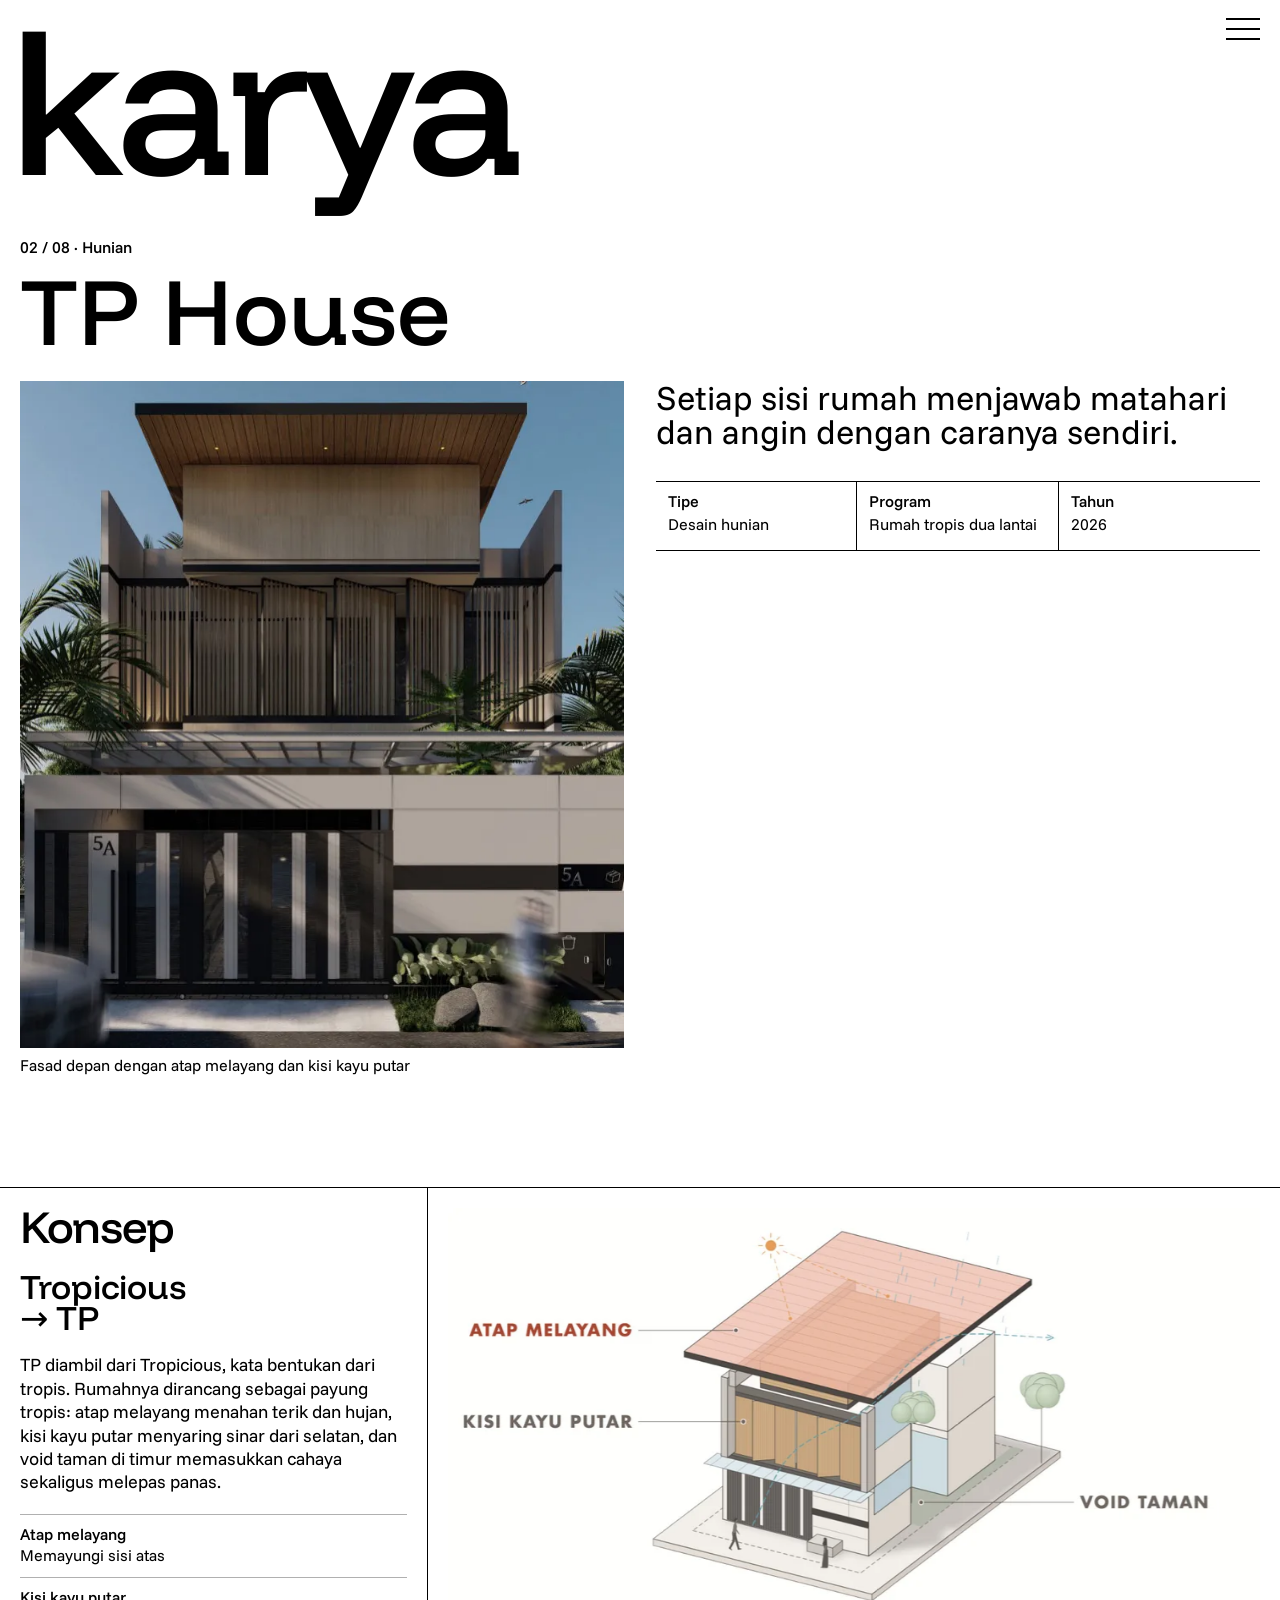
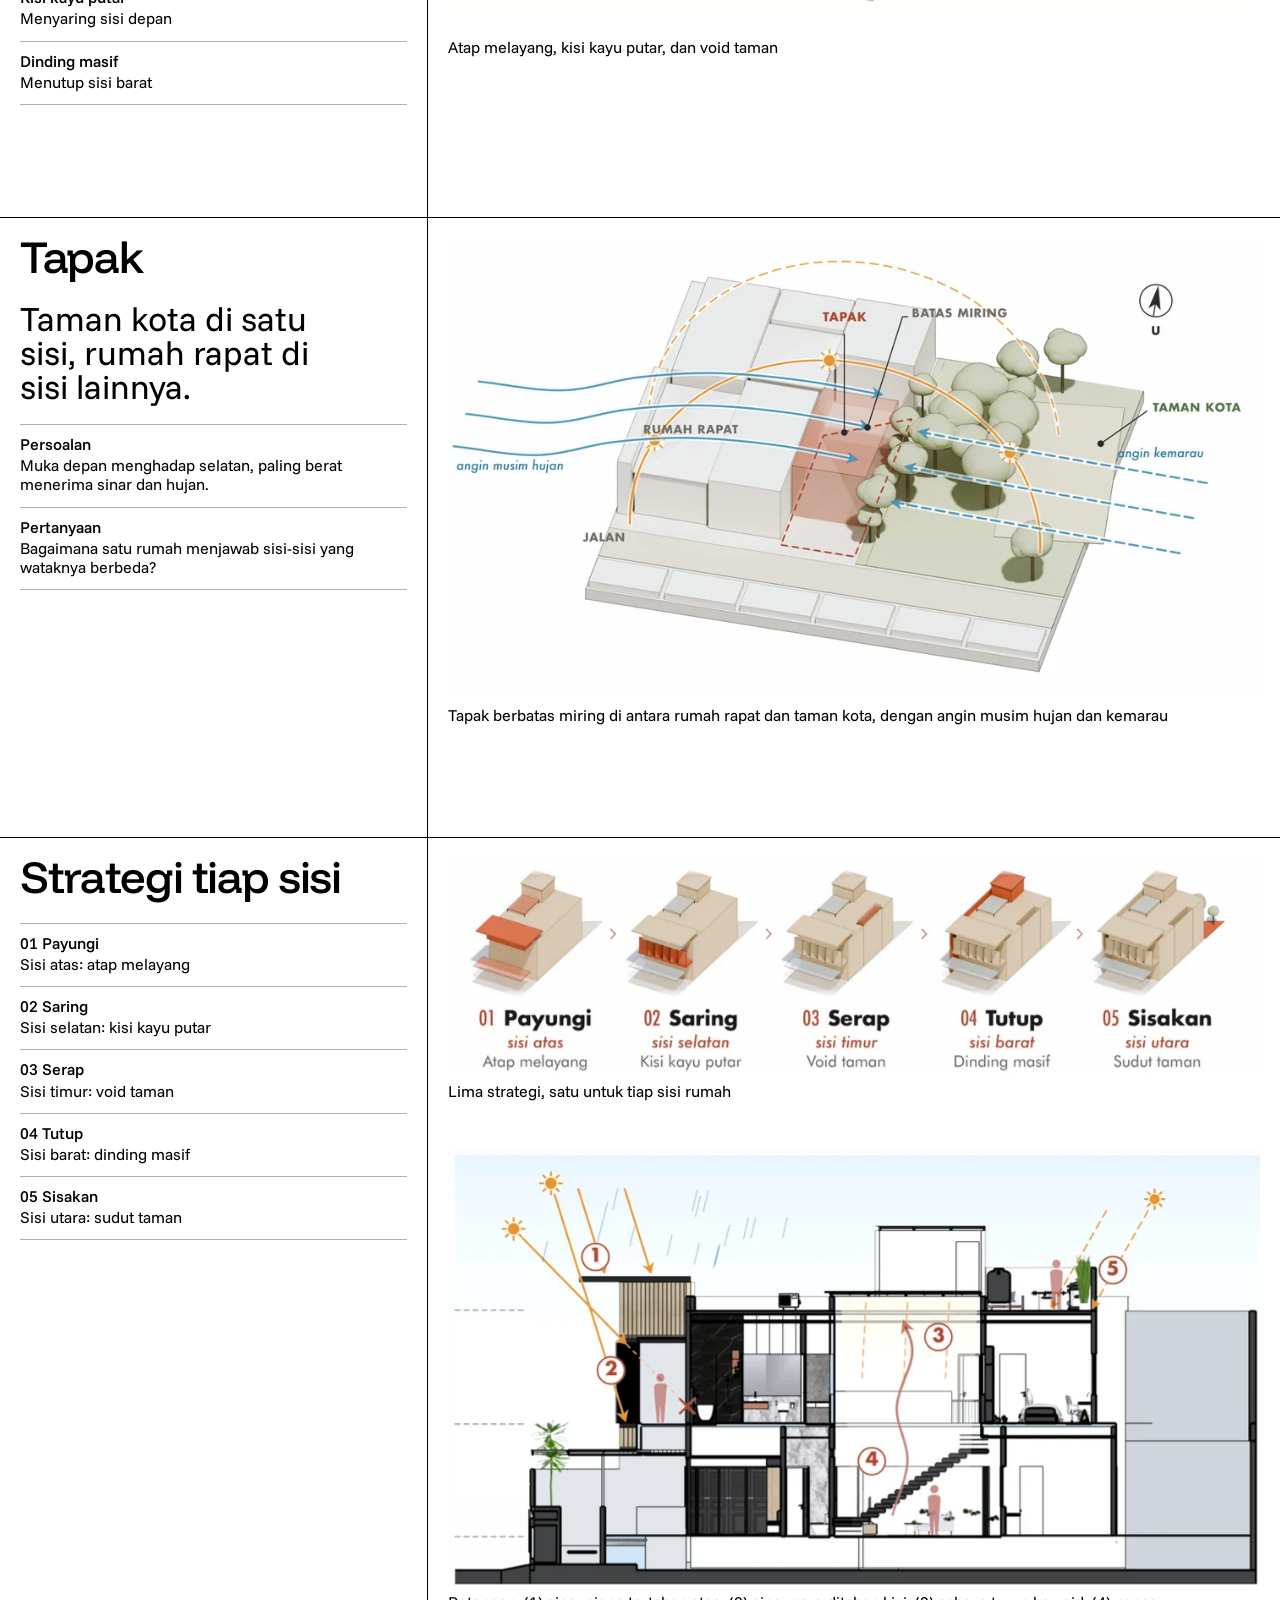
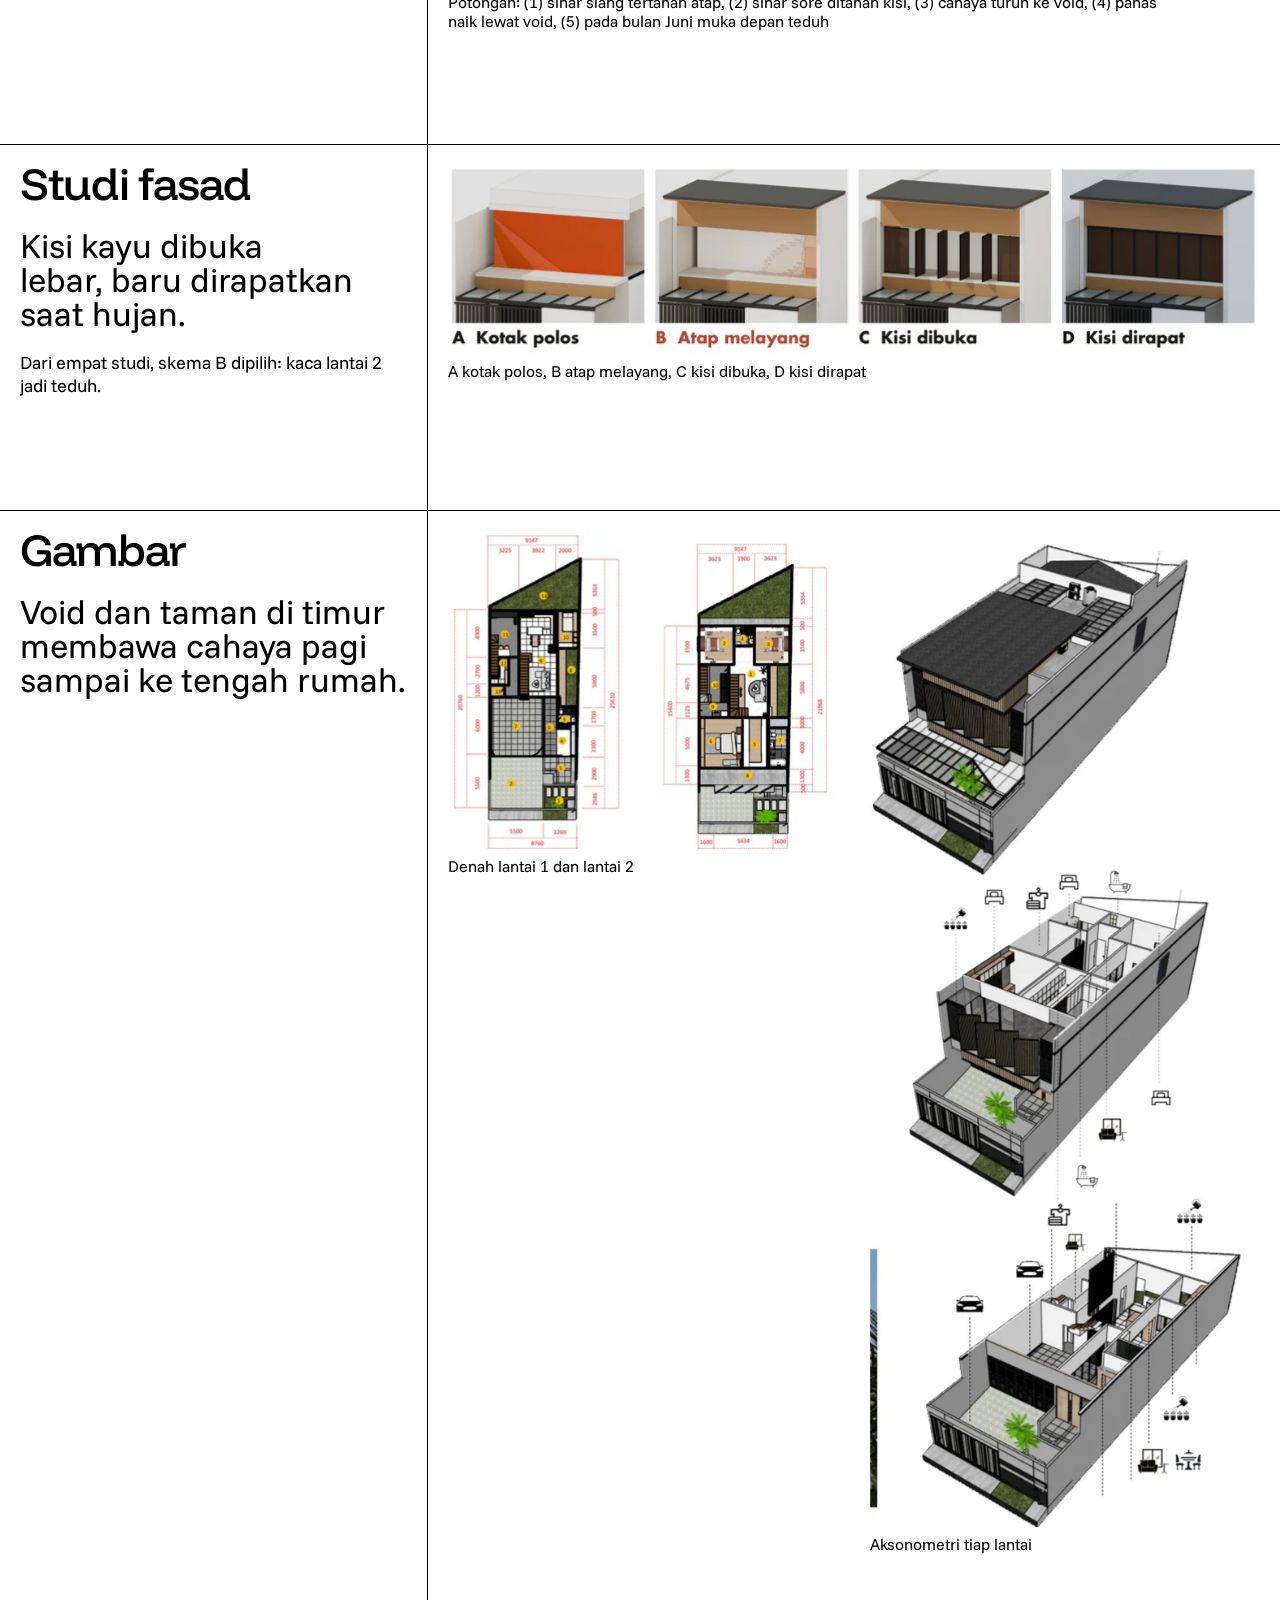
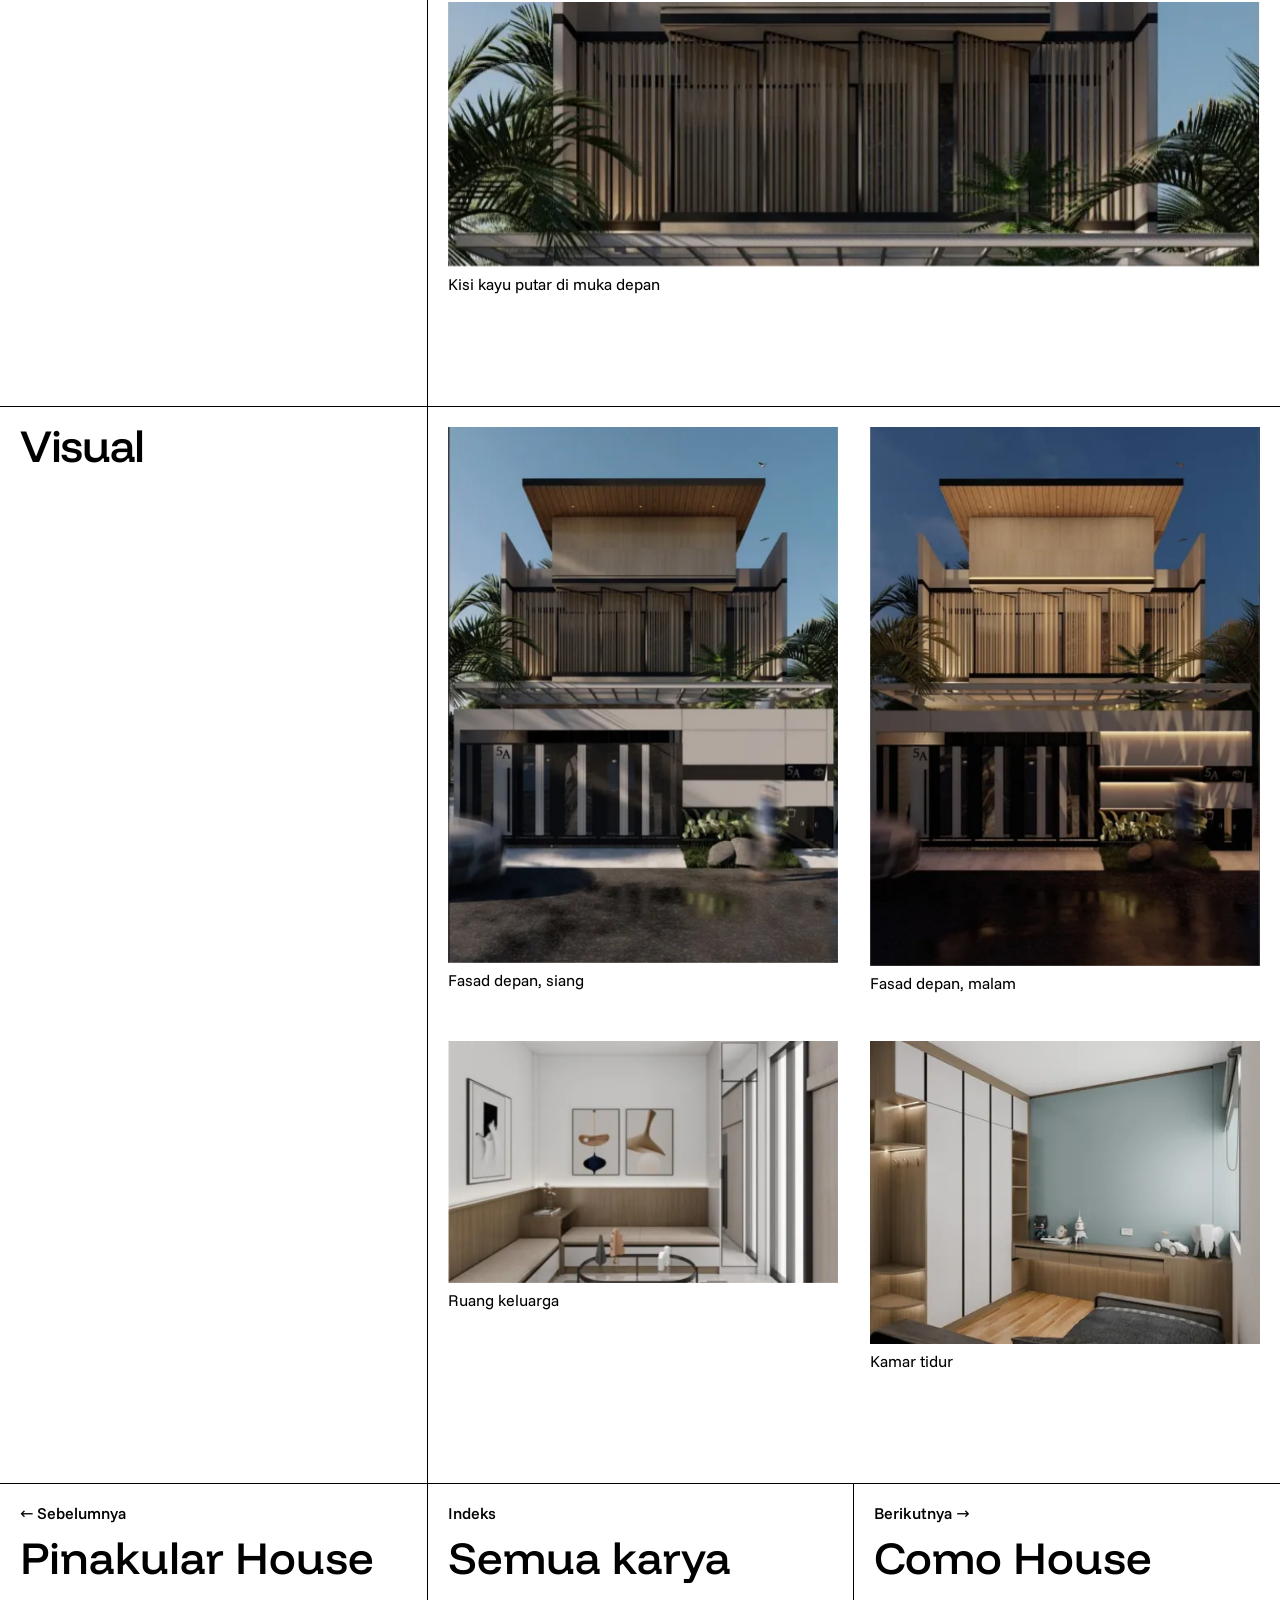
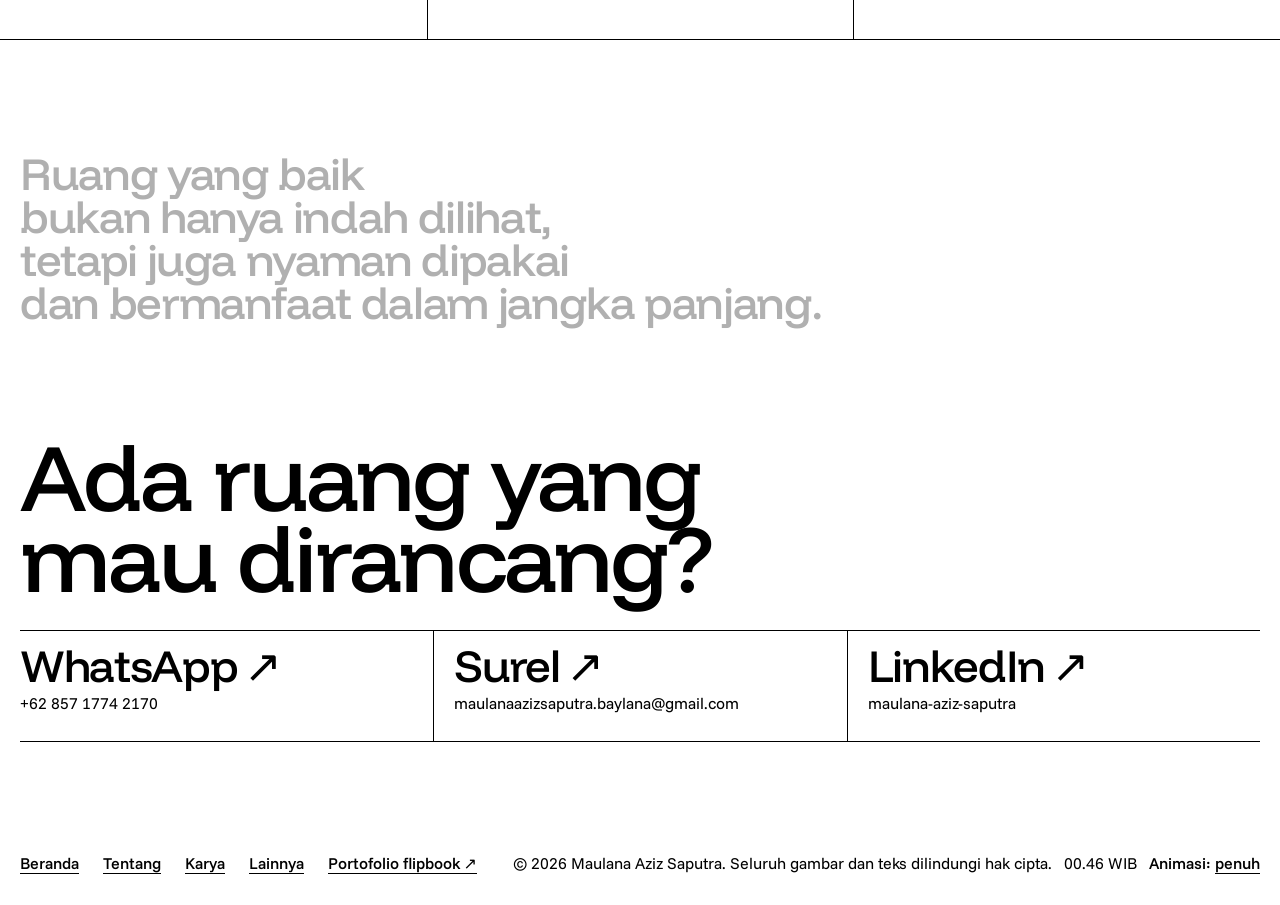
<file: docs/karya/tp-house/index.html>
<!doctype html>
<html lang="id">
<head>
<meta charset="utf-8">
<meta name="viewport" content="width=device-width, initial-scale=1">
<title>TP House · Hunian | lanaspace</title>
<meta name="description" content="TP House, rumah tropis dua lantai dengan atap melayang, kisi kayu putar, dan void taman. Desain hunian oleh Maulana Aziz Saputra.">
<meta name="author" content="Maulana Aziz Saputra">
<link rel="canonical" href="https://maulanaazizsaputra.github.io/lanaspace/karya/tp-house/">
<meta property="og:site_name" content="lanaspace">
<meta property="og:locale" content="id_ID">
<meta property="og:type" content="article">
<meta property="og:title" content="TP House · Hunian | lanaspace">
<meta property="og:description" content="TP House, rumah tropis dua lantai dengan atap melayang, kisi kayu putar, dan void taman. Desain hunian oleh Maulana Aziz Saputra.">
<meta property="og:url" content="https://maulanaazizsaputra.github.io/lanaspace/karya/tp-house/">
<meta property="og:image" content="https://maulanaazizsaputra.github.io/lanaspace/assets/og/tp-house.jpg">
<meta property="og:image:width" content="1200">
<meta property="og:image:height" content="630">
<meta name="twitter:card" content="summary_large_image">
<meta name="theme-color" content="#ffffff">
<meta name="lana-visitors" content="https://lanaspace-ad38a-default-rtdb.asia-southeast1.firebasedatabase.app">
<link rel="preconnect" href="https://lanaspace-ad38a-default-rtdb.asia-southeast1.firebasedatabase.app" crossorigin>
<link rel="icon" href="../../favicon.svg" type="image/svg+xml">
<link rel="apple-touch-icon" href="../../apple-touch-icon.png">
<link rel="preconnect" href="https://fonts.googleapis.com">
<link rel="preconnect" href="https://fonts.gstatic.com" crossorigin>
<link rel="stylesheet" href="https://fonts.googleapis.com/css2?family=Funnel+Display:wght@500&amp;family=Funnel+Sans:wght@400;500&amp;display=swap">
<link rel="stylesheet" href="../../assets/css/style.css?v=22097457">
<script>(function(d,w){var h=d.documentElement,done=function(){h.classList.remove('fonts-wait')},m;
try{m=w.localStorage.getItem('lana-animasi-v2')}catch(_){}
if(m!=='hemat')m='penuh';
h.classList.add('js','fonts-wait',m==='penuh'?'motion-full':'motion-gentle');
if(d.fonts&&d.fonts.load){Promise.all([d.fonts.load('500 1em "Funnel Display"'),d.fonts.load('400 1em "Funnel Sans"'),d.fonts.load('500 1em "Funnel Sans"')]).then(done,done);setTimeout(done,2500)}else{done()}
w.addEventListener('pagereveal',function(e){if(!e.viewTransition)return;try{var p=JSON.parse(sessionStorage.getItem('lana-vt'));
if(p&&Date.now()-p.t<5000){var W=w.innerWidth,H=w.innerHeight;h.style.setProperty('--vt-x',p.x+'px');h.style.setProperty('--vt-y',p.y+'px');
h.style.setProperty('--vt-r',Math.ceil(Math.hypot(Math.max(p.x,W-p.x),Math.max(p.y,H-p.y)))+'px')}}catch(_){}})})(document,window);</script>
<script src="../../assets/js/main.js?v=2ef345cf" defer></script>
<script type="application/ld+json">{"@context":"https://schema.org","@graph":[{"@type":"CreativeWork","name":"TP House","description":"TP House, rumah tropis dua lantai dengan atap melayang, kisi kayu putar, dan void taman. Desain hunian oleh Maulana Aziz Saputra.","genre":"Desain hunian","inLanguage":"id","dateCreated":"2026","creator":{"@id":"https://maulanaazizsaputra.github.io/lanaspace/#orang"},"url":"https://maulanaazizsaputra.github.io/lanaspace/karya/tp-house/","image":"https://maulanaazizsaputra.github.io/lanaspace/assets/og/tp-house.jpg"},{"@type":"Person","@id":"https://maulanaazizsaputra.github.io/lanaspace/#orang","name":"Maulana Aziz Saputra","alternateName":"Lana","jobTitle":"Desainer Arsitektur dan Interior","alumniOf":{"@type":"CollegeOrUniversity","name":"Universitas Gunadarma"},"knowsAbout":["Desain interior","Desain arsitektur","Manajemen proyek","Gambar detail","Estimasi biaya (RAB/BoQ)","Desain multimedia & produk"],"knowsLanguage":["id","en"],"url":"https://maulanaazizsaputra.github.io/lanaspace/tentang/","image":"https://maulanaazizsaputra.github.io/lanaspace/assets/img/profil/potret-960.webp","email":"mailto:maulanaazizsaputra.baylana@gmail.com","telephone":"+6285717742170","sameAs":["https://www.linkedin.com/in/maulana-aziz-saputra-90984b372"]},{"@type":"BreadcrumbList","itemListElement":[{"@type":"ListItem","position":1,"name":"Beranda","item":"https://maulanaazizsaputra.github.io/lanaspace/"},{"@type":"ListItem","position":2,"name":"Karya","item":"https://maulanaazizsaputra.github.io/lanaspace/karya/"},{"@type":"ListItem","position":3,"name":"TP House","item":"https://maulanaazizsaputra.github.io/lanaspace/karya/tp-house/"}]}]}</script>
</head>
<body class="page-project">
<a class="skip" href="#isi">Langsung ke isi</a>
<a class="menu-toggle" href="../../" data-menu-open aria-label="Buka menu"><span></span><span></span><span></span></a>
<template id="menu-template"><div class="menu-stage">
  <img class="menu-stage__bg" data-menu-bg data-index="0" data-bgs='[{"src":"../../assets/img/paragon/gerbang-organik-1600.webp","srcset":"../../assets/img/paragon/gerbang-organik-480.webp 480w, ../../assets/img/paragon/gerbang-organik-960.webp 960w, ../../assets/img/paragon/gerbang-organik-1600.webp 1600w, ../../assets/img/paragon/gerbang-organik-2400.webp 2400w","label":"Paragon. Gerbang organik menuju area pajang","href":"../../karya/paragon/"},{"src":"../../assets/img/taman-medyra/gerbang-1600.webp","srcset":"../../assets/img/taman-medyra/gerbang-480.webp 480w, ../../assets/img/taman-medyra/gerbang-960.webp 960w, ../../assets/img/taman-medyra/gerbang-1600.webp 1600w, ../../assets/img/taman-medyra/gerbang-2400.webp 2400w","label":"Taman Medyra. Satu-satunya gerbang ada di sisi timur. Render tahap awal","href":"../../karya/taman-medyra/"},{"src":"../../assets/img/paragon/area-pandang-1600.webp","srcset":"../../assets/img/paragon/area-pandang-480.webp 480w, ../../assets/img/paragon/area-pandang-960.webp 960w, ../../assets/img/paragon/area-pandang-1600.webp 1600w, ../../assets/img/paragon/area-pandang-2400.webp 2400w","label":"Paragon. Area pandang, koridor yang menghadap lantai produksi","href":"../../karya/paragon/"},{"src":"../../assets/img/hong-hua-interior/selasar-1600.webp","srcset":"../../assets/img/hong-hua-interior/selasar-480.webp 480w, ../../assets/img/hong-hua-interior/selasar-960.webp 960w, ../../assets/img/hong-hua-interior/selasar-1600.webp 1600w, ../../assets/img/hong-hua-interior/selasar-1921.webp 1921w","label":"Hong Hua Mandarin: Interior. Selasar lantai 2","href":"../../karya/hong-hua-interior/"}]' sizes="100vw" alt="">
  <button type="button" class="menu-stage__close" data-menu-close>Tutup</button>
  <nav class="menu-sheet" aria-label="Menu utama">
  <a class="mcol mcol--about" href="../../tentang/" data-cursor="buka">
    <span class="mcol__head mcol__head--brand display-type" translate="no"><span class="sr-only">lanaspace</span><span class="split" aria-hidden="true"><span class="w"><span class="ch" style="--i:0">l</span><span class="ch" style="--i:1">a</span><span class="ch" style="--i:2">n</span><span class="ch" style="--i:3">a</span><span class="ch" style="--i:4">s</span><span class="ch" style="--i:5">p</span><span class="ch" style="--i:6">a</span><span class="ch" style="--i:7">c</span><span class="ch" style="--i:8">e</span></span></span><span class="sr-only">: tentang Maulana Aziz Saputra</span></span>
    <span class="mcol__arrow" aria-hidden="true">→</span>
    <span class="mcol__preview mabout" aria-hidden="true">
      <span class="mintro"><span class="mintro__name">Maulana Aziz Saputra</span><span>Arsitektur</span><span>Desain interior</span></span>
      <span class="portrait mportrait"><span class="rings" aria-hidden="true"><svg class="rings__layer" viewBox="-100 -100 200 200" style="--k:0" focusable="false"><circle r="2.5"/><circle r="5.0"/><circle r="7.5"/><circle r="10.0"/><circle r="12.5"/><circle r="15.0"/><circle r="17.5"/></svg><svg class="rings__layer" viewBox="-100 -100 200 200" style="--k:1" focusable="false"><circle r="20.0"/><circle r="22.5"/><circle r="25.0"/><circle r="27.5"/><circle r="30.0"/><circle r="32.5"/><circle r="35.0"/></svg><svg class="rings__layer" viewBox="-100 -100 200 200" style="--k:2" focusable="false"><circle r="37.5"/><circle r="40.0"/><circle r="42.5"/><circle r="45.0"/><circle r="47.5"/><circle r="50.0"/><circle r="52.5"/></svg><svg class="rings__layer" viewBox="-100 -100 200 200" style="--k:3" focusable="false"><circle r="55.0"/><circle r="57.5"/><circle r="60.0"/><circle r="62.5"/><circle r="65.0"/><circle r="67.5"/><circle r="70.0"/></svg><svg class="rings__layer" viewBox="-100 -100 200 200" style="--k:4" focusable="false"><circle r="72.5"/><circle r="75.0"/><circle r="77.5"/><circle r="80.0"/><circle r="82.5"/><circle r="85.0"/><circle r="87.5"/></svg><svg class="rings__layer" viewBox="-100 -100 200 200" style="--k:5" focusable="false"><circle r="90.0"/><circle r="92.5"/><circle r="95.0"/><circle r="97.5"/><circle r="100.0"/></svg></span><img class="portrait__img" src="../../assets/img/profil/potret-960.webp" srcset="../../assets/img/profil/potret-480.webp 480w, ../../assets/img/profil/potret-960.webp 960w" sizes="(min-width: 1024px) 30vw, 60vw" width="1080" height="1916" alt="" decoding="async"></span>
      <span class="mcontact"><span class="mcontact__group"><span class="mcontact__label">Kontak</span><span class="mcontact__value"><span class="nowrap">maulanaazizsaputra.baylana@gmail.com</span><br>+62 857 1774 2170</span></span><span class="mcontact__group"><span class="mcontact__label">Terhubung</span><span class="mcontact__value">LinkedIn</span></span><span class="mcontact__group" data-clock-group hidden><span class="mcontact__label">Waktu setempat</span><span class="mcontact__value" data-clock></span></span><span class="mcontact__group" data-visitors hidden><span class="mcontact__label">Pengunjung</span><span class="mcontact__value visitors"><span class="visitors__dot" aria-hidden="true"></span><span class="visitors__num" data-visitors-online>1</span> sedang melihat · <span class="visitors__num" data-visitors-total>0</span> total</span></span></span>
    </span>
  </a>
  <a class="mcol mcol--works" href="../../karya/" data-cursor="buka">
    <span class="mcol__head display-type"><span class="sr-only">Karya</span><span class="split" aria-hidden="true"><span class="w"><span class="ch" style="--i:0">K</span><span class="ch" style="--i:1">a</span><span class="ch" style="--i:2">r</span><span class="ch" style="--i:3">y</span><span class="ch" style="--i:4">a</span></span></span><span class="sr-only">: 8 proyek</span></span>
    <span class="mcol__arrow" aria-hidden="true">→</span>
    <span class="mcol__preview mworks" aria-hidden="true"><span class="mworks__track"><span class="mworks__set"><span class="mtile"><img class="pic" src="../../assets/img/pinakular-house/sampul-724.webp" srcset="../../assets/img/pinakular-house/sampul-480.webp 480w, ../../assets/img/pinakular-house/sampul-724.webp 724w" sizes="(min-width: 1024px) 14vw, 40vw" width="724" height="905" alt="" decoding="async"><span class="mtile__cap">Pinakular House</span></span><span class="mtile"><img class="pic" src="../../assets/img/tp-house/sampul-754.webp" srcset="../../assets/img/tp-house/sampul-480.webp 480w, ../../assets/img/tp-house/sampul-754.webp 754w" sizes="(min-width: 1024px) 14vw, 40vw" width="754" height="833" alt="" decoding="async"><span class="mtile__cap">TP House</span></span><span class="mtile"><img class="pic" src="../../assets/img/como-house/sampul-960.webp" srcset="../../assets/img/como-house/sampul-480.webp 480w, ../../assets/img/como-house/sampul-960.webp 960w" sizes="(min-width: 1024px) 14vw, 40vw" width="1013" height="1142" alt="" decoding="async"><span class="mtile__cap">Como House</span></span><span class="mtile"><img class="pic" src="../../assets/img/taman-medyra/sampul-960.webp" srcset="../../assets/img/taman-medyra/sampul-480.webp 480w, ../../assets/img/taman-medyra/sampul-960.webp 960w, ../../assets/img/taman-medyra/sampul-1280.webp 1280w" sizes="(min-width: 1024px) 14vw, 40vw" width="1280" height="720" alt="" decoding="async"><span class="mtile__cap">Taman Medyra</span></span><span class="mtile"><img class="pic" src="../../assets/img/hong-hua-arsitektur/sampul-960.webp" srcset="../../assets/img/hong-hua-arsitektur/sampul-480.webp 480w, ../../assets/img/hong-hua-arsitektur/sampul-960.webp 960w, ../../assets/img/hong-hua-arsitektur/sampul-1600.webp 1600w" sizes="(min-width: 1024px) 14vw, 40vw" width="1774" height="1495" alt="" decoding="async"><span class="mtile__cap">Hong Hua Mandarin: Arsitektur</span></span><span class="mtile"><img class="pic" src="../../assets/img/bank-mandiri-syariah/sampul-746.webp" srcset="../../assets/img/bank-mandiri-syariah/sampul-480.webp 480w, ../../assets/img/bank-mandiri-syariah/sampul-746.webp 746w" sizes="(min-width: 1024px) 14vw, 40vw" width="746" height="497" alt="" decoding="async"><span class="mtile__cap">Bank Mandiri Syariah</span></span><span class="mtile"><img class="pic" src="../../assets/img/hong-hua-interior/sampul-865.webp" srcset="../../assets/img/hong-hua-interior/sampul-480.webp 480w, ../../assets/img/hong-hua-interior/sampul-865.webp 865w" sizes="(min-width: 1024px) 14vw, 40vw" width="865" height="1081" alt="" decoding="async"><span class="mtile__cap">Hong Hua Mandarin: Interior</span></span><span class="mtile"><img class="pic" src="../../assets/img/paragon/sampul-960.webp" srcset="../../assets/img/paragon/sampul-480.webp 480w, ../../assets/img/paragon/sampul-960.webp 960w" sizes="(min-width: 1024px) 14vw, 40vw" width="979" height="1305" alt="" decoding="async"><span class="mtile__cap">Paragon</span></span></span><span class="mworks__set"><span class="mtile"><img class="pic" src="../../assets/img/pinakular-house/sampul-724.webp" srcset="../../assets/img/pinakular-house/sampul-480.webp 480w, ../../assets/img/pinakular-house/sampul-724.webp 724w" sizes="(min-width: 1024px) 14vw, 40vw" width="724" height="905" alt="" decoding="async"><span class="mtile__cap">Pinakular House</span></span><span class="mtile"><img class="pic" src="../../assets/img/tp-house/sampul-754.webp" srcset="../../assets/img/tp-house/sampul-480.webp 480w, ../../assets/img/tp-house/sampul-754.webp 754w" sizes="(min-width: 1024px) 14vw, 40vw" width="754" height="833" alt="" decoding="async"><span class="mtile__cap">TP House</span></span><span class="mtile"><img class="pic" src="../../assets/img/como-house/sampul-960.webp" srcset="../../assets/img/como-house/sampul-480.webp 480w, ../../assets/img/como-house/sampul-960.webp 960w" sizes="(min-width: 1024px) 14vw, 40vw" width="1013" height="1142" alt="" decoding="async"><span class="mtile__cap">Como House</span></span><span class="mtile"><img class="pic" src="../../assets/img/taman-medyra/sampul-960.webp" srcset="../../assets/img/taman-medyra/sampul-480.webp 480w, ../../assets/img/taman-medyra/sampul-960.webp 960w, ../../assets/img/taman-medyra/sampul-1280.webp 1280w" sizes="(min-width: 1024px) 14vw, 40vw" width="1280" height="720" alt="" decoding="async"><span class="mtile__cap">Taman Medyra</span></span><span class="mtile"><img class="pic" src="../../assets/img/hong-hua-arsitektur/sampul-960.webp" srcset="../../assets/img/hong-hua-arsitektur/sampul-480.webp 480w, ../../assets/img/hong-hua-arsitektur/sampul-960.webp 960w, ../../assets/img/hong-hua-arsitektur/sampul-1600.webp 1600w" sizes="(min-width: 1024px) 14vw, 40vw" width="1774" height="1495" alt="" decoding="async"><span class="mtile__cap">Hong Hua Mandarin: Arsitektur</span></span><span class="mtile"><img class="pic" src="../../assets/img/bank-mandiri-syariah/sampul-746.webp" srcset="../../assets/img/bank-mandiri-syariah/sampul-480.webp 480w, ../../assets/img/bank-mandiri-syariah/sampul-746.webp 746w" sizes="(min-width: 1024px) 14vw, 40vw" width="746" height="497" alt="" decoding="async"><span class="mtile__cap">Bank Mandiri Syariah</span></span><span class="mtile"><img class="pic" src="../../assets/img/hong-hua-interior/sampul-865.webp" srcset="../../assets/img/hong-hua-interior/sampul-480.webp 480w, ../../assets/img/hong-hua-interior/sampul-865.webp 865w" sizes="(min-width: 1024px) 14vw, 40vw" width="865" height="1081" alt="" decoding="async"><span class="mtile__cap">Hong Hua Mandarin: Interior</span></span><span class="mtile"><img class="pic" src="../../assets/img/paragon/sampul-960.webp" srcset="../../assets/img/paragon/sampul-480.webp 480w, ../../assets/img/paragon/sampul-960.webp 960w" sizes="(min-width: 1024px) 14vw, 40vw" width="979" height="1305" alt="" decoding="async"><span class="mtile__cap">Paragon</span></span></span></span></span>
  </a>
  <a class="mcol mcol--more" href="../../lainnya/" data-cursor="buka">
    <span class="mcol__head display-type"><span class="sr-only">Lainnya</span><span class="split" aria-hidden="true"><span class="w"><span class="ch" style="--i:0">L</span><span class="ch" style="--i:1">a</span><span class="ch" style="--i:2">i</span><span class="ch" style="--i:3">n</span><span class="ch" style="--i:4">n</span><span class="ch" style="--i:5">y</span><span class="ch" style="--i:6">a</span></span></span><span class="sr-only">: gambar kerja dan sketsa tangan</span></span>
    <span class="mcol__arrow" aria-hidden="true">→</span>
    <span class="mcol__preview mmore" aria-hidden="true">
      <span class="mmore__panel"><img class="pic" src="../../assets/img/sketsa/panel-751.webp" srcset="../../assets/img/sketsa/panel-480.webp 480w, ../../assets/img/sketsa/panel-751.webp 751w" sizes="(min-width: 1024px) 22vw, 70vw" width="751" height="939" alt="" decoding="async"></span>
      <span class="mmore__text">Cara tercepat saya membaca suasana ruang.</span>
    </span>
  </a>
</nav>
  <a class="menu-stage__cap" href="../../karya/paragon/" data-menu-cap><span class="menu-stage__cap-label">Foto latar</span> <span data-cap-text>Paragon. Gerbang organik menuju area pajang</span></a>
  <button type="button" class="motion-toggle" data-motion-toggle hidden>Animasi: <span class="motion-toggle__state">penuh</span></button>
</div></template>
<main id="isi">
<article class="project">
  <p class="page-title page-title--link display-type"><a href="../../karya/" data-cursor="semua karya"><span class="sr-only">Karya</span><span class="split" aria-hidden="true"><span class="w"><span class="ch" style="--i:0">K</span><span class="ch" style="--i:1">a</span><span class="ch" style="--i:2">r</span><span class="ch" style="--i:3">y</span><span class="ch" style="--i:4">a</span></span></span></a></p>
  <header class="project-head">
    <p class="project-head__no" data-reveal>02 / 08 · Hunian</p>
    <h1 class="project-head__title display-type"><span class="sr-only">TP House</span><span class="split" aria-hidden="true"><span class="w"><span class="ch" style="--i:0">T</span><span class="ch" style="--i:1">P</span></span> <span class="w"><span class="ch" style="--i:2">H</span><span class="ch" style="--i:3">o</span><span class="ch" style="--i:4">u</span><span class="ch" style="--i:5">s</span><span class="ch" style="--i:6">e</span></span></span></h1>
  </header>
  <div class="project-intro project-intro--1">
    <figure class="fig project-intro__hero">
      <a class="fig__zoom" href="../../assets/img/tp-house/hero-754.webp" data-zoom data-caption="Fasad depan dengan atap melayang dan kisi kayu putar" data-cursor="perbesar" data-reveal="iris"><span class="pic-mask"><img class="pic" src="../../assets/img/tp-house/hero-754.webp" srcset="../../assets/img/tp-house/hero-480.webp 480w, ../../assets/img/tp-house/hero-754.webp 754w" sizes="(min-width: 700px) calc(50vw - 25px), calc(100vw - 40px)" width="754" height="833" alt="TP House: Fasad depan dengan atap melayang dan kisi kayu putar" fetchpriority="high" decoding="async"></span></a>
      <figcaption data-reveal>Fasad depan dengan atap melayang dan kisi kayu putar</figcaption>
    </figure>
    <div class="project-intro__text">
      <p class="lede lede--intro" data-reveal>Setiap sisi rumah menjawab matahari dan angin dengan caranya sendiri.</p>
      <dl class="meta-row"><div data-reveal><dt>Tipe</dt><dd>Desain hunian</dd></div><div data-reveal><dt>Program</dt><dd>Rumah tropis dua lantai</dd></div><div data-reveal><dt>Tahun</dt><dd>2026</dd></div></dl>
    </div>
  </div>
<section class="row" id="konsep" aria-labelledby="h-konsep">
  <div class="row__head"><div class="row__sticky">
    <h2 class="heading-sm display-type" id="h-konsep" data-reveal>Konsep</h2>
    <p data-reveal class="concept display-type" aria-label="TP, dari kata Tropicious"><span>Tropicious</span><span>→ TP</span></p>
    
    <div class="prose" data-reveal><p>TP diambil dari Tropicious, kata bentukan dari tropis. Rumahnya dirancang sebagai payung tropis: atap melayang menahan terik dan hujan, kisi kayu putar menyaring sinar dari selatan, dan void taman di timur memasukkan cahaya sekaligus melepas panas.</p></div>
    <dl data-reveal class="notes"><div><dt>Atap melayang</dt><dd>Memayungi sisi atas</dd></div><div><dt>Kisi kayu putar</dt><dd>Menyaring sisi depan</dd></div><div><dt>Dinding masif</dt><dd>Menutup sisi barat</dd></div></dl>
  </div></div>
  <div class="row__body">
    <div class="figs">
<figure class="fig fig--2">
  <a class="fig__zoom" href="../../assets/img/tp-house/konsep-1400.webp" data-zoom data-caption="Atap melayang, kisi kayu putar, dan void taman" data-cursor="perbesar" data-reveal="iris"><span class="pic-mask"><img class="pic" src="../../assets/img/tp-house/konsep-960.webp" srcset="../../assets/img/tp-house/konsep-480.webp 480w, ../../assets/img/tp-house/konsep-960.webp 960w, ../../assets/img/tp-house/konsep-1400.webp 1400w" sizes="(min-width: 1100px) calc(66.6vw - 41px), calc(100vw - 40px)" width="1400" height="728" alt="TP House: Atap melayang, kisi kayu putar, dan void taman" loading="lazy" decoding="async"></span></a>
  <figcaption data-reveal>Atap melayang, kisi kayu putar, dan void taman</figcaption>
</figure>
    </div>
  </div>
</section>
<section class="row" id="tapak" aria-labelledby="h-tapak">
  <div class="row__head"><div class="row__sticky">
    <h2 class="heading-sm display-type" id="h-tapak" data-reveal>Tapak</h2>
    
    <p class="lede" data-reveal>Taman kota di satu sisi, rumah rapat di sisi lainnya.</p>
    
    <dl data-reveal class="notes"><div><dt>Persoalan</dt><dd>Muka depan menghadap selatan, paling berat menerima sinar dan hujan.</dd></div><div><dt>Pertanyaan</dt><dd>Bagaimana satu rumah menjawab sisi-sisi yang wataknya berbeda?</dd></div></dl>
  </div></div>
  <div class="row__body">
    <div class="figs">
<figure class="fig fig--2">
  <a class="fig__zoom" href="../../assets/img/tp-house/tapak-2400.webp" data-zoom data-caption="Tapak berbatas miring di antara rumah rapat dan taman kota, dengan angin musim hujan dan kemarau" data-cursor="perbesar" data-reveal="iris"><span class="pic-mask"><img class="pic" src="../../assets/img/tp-house/tapak-960.webp" srcset="../../assets/img/tp-house/tapak-480.webp 480w, ../../assets/img/tp-house/tapak-960.webp 960w, ../../assets/img/tp-house/tapak-1600.webp 1600w, ../../assets/img/tp-house/tapak-2400.webp 2400w" sizes="(min-width: 1100px) calc(66.6vw - 41px), calc(100vw - 40px)" width="2400" height="1360" alt="TP House: Tapak berbatas miring di antara rumah rapat dan taman kota, dengan angin musim hujan dan kemarau" loading="lazy" decoding="async"></span></a>
  <figcaption data-reveal>Tapak berbatas miring di antara rumah rapat dan taman kota, dengan angin musim hujan dan kemarau</figcaption>
</figure>
    </div>
  </div>
</section>
<section class="row" id="strategi" aria-labelledby="h-strategi">
  <div class="row__head"><div class="row__sticky">
    <h2 class="heading-sm display-type" id="h-strategi" data-reveal>Strategi tiap sisi</h2>
    
    
    
    <dl data-reveal class="notes"><div><dt>01 Payungi</dt><dd>Sisi atas: atap melayang</dd></div><div><dt>02 Saring</dt><dd>Sisi selatan: kisi kayu putar</dd></div><div><dt>03 Serap</dt><dd>Sisi timur: void taman</dd></div><div><dt>04 Tutup</dt><dd>Sisi barat: dinding masif</dd></div><div><dt>05 Sisakan</dt><dd>Sisi utara: sudut taman</dd></div></dl>
  </div></div>
  <div class="row__body">
    <div class="figs">
<figure class="fig fig--2">
  <a class="fig__zoom" href="../../assets/img/tp-house/strategi-2368.webp" data-zoom data-caption="Lima strategi, satu untuk tiap sisi rumah" data-cursor="perbesar" data-reveal="iris"><span class="pic-mask"><img class="pic" src="../../assets/img/tp-house/strategi-960.webp" srcset="../../assets/img/tp-house/strategi-480.webp 480w, ../../assets/img/tp-house/strategi-960.webp 960w, ../../assets/img/tp-house/strategi-1600.webp 1600w, ../../assets/img/tp-house/strategi-2368.webp 2368w" sizes="(min-width: 1100px) calc(66.6vw - 41px), calc(100vw - 40px)" width="2368" height="628" alt="TP House: Lima strategi, satu untuk tiap sisi rumah" loading="lazy" decoding="async"></span></a>
  <figcaption data-reveal>Lima strategi, satu untuk tiap sisi rumah</figcaption>
</figure>
<figure class="fig fig--2">
  <a class="fig__zoom" href="../../assets/img/tp-house/potongan-1492.webp" data-zoom data-caption="Potongan: (1) sinar siang tertahan atap, (2) sinar sore ditahan kisi, (3) cahaya turun ke void, (4) panas naik lewat void, (5) pada bulan Juni muka depan teduh" data-cursor="perbesar" data-reveal="iris"><span class="pic-mask"><img class="pic" src="../../assets/img/tp-house/potongan-960.webp" srcset="../../assets/img/tp-house/potongan-480.webp 480w, ../../assets/img/tp-house/potongan-960.webp 960w, ../../assets/img/tp-house/potongan-1492.webp 1492w" sizes="(min-width: 1100px) calc(66.6vw - 41px), calc(100vw - 40px)" width="1492" height="800" alt="TP House: Potongan: (1) sinar siang tertahan atap, (2) sinar sore ditahan kisi, (3) cahaya turun ke void, (4) panas naik lewat void, (5) pada bulan Juni muka depan teduh" loading="lazy" decoding="async"></span></a>
  <figcaption data-reveal>Potongan: (1) sinar siang tertahan atap, (2) sinar sore ditahan kisi, (3) cahaya turun ke void, (4) panas naik lewat void, (5) pada bulan Juni muka depan teduh</figcaption>
</figure>
    </div>
  </div>
</section>
<section class="row" id="studi-fasad" aria-labelledby="h-studi-fasad">
  <div class="row__head"><div class="row__sticky">
    <h2 class="heading-sm display-type" id="h-studi-fasad" data-reveal>Studi fasad</h2>
    
    <p class="lede" data-reveal>Kisi kayu dibuka lebar, baru dirapatkan saat hujan.</p>
    <div class="prose" data-reveal><p>Dari empat studi, skema B dipilih: kaca lantai 2 jadi teduh.</p></div>
    
  </div></div>
  <div class="row__body">
    <div class="figs">
<figure class="fig fig--2">
  <a class="fig__zoom" href="../../assets/img/tp-house/studi-fasad-2296.webp" data-zoom data-caption="A kotak polos, B atap melayang, C kisi dibuka, D kisi dirapat" data-cursor="perbesar" data-reveal="iris"><span class="pic-mask"><img class="pic" src="../../assets/img/tp-house/studi-fasad-960.webp" srcset="../../assets/img/tp-house/studi-fasad-480.webp 480w, ../../assets/img/tp-house/studi-fasad-960.webp 960w, ../../assets/img/tp-house/studi-fasad-1600.webp 1600w, ../../assets/img/tp-house/studi-fasad-2296.webp 2296w" sizes="(min-width: 1100px) calc(66.6vw - 41px), calc(100vw - 40px)" width="2296" height="536" alt="TP House: A kotak polos, B atap melayang, C kisi dibuka, D kisi dirapat" loading="lazy" decoding="async"></span></a>
  <figcaption data-reveal>A kotak polos, B atap melayang, C kisi dibuka, D kisi dirapat</figcaption>
</figure>
    </div>
  </div>
</section>
<section class="row" id="gambar" aria-labelledby="h-gambar">
  <div class="row__head"><div class="row__sticky">
    <h2 class="heading-sm display-type" id="h-gambar" data-reveal>Gambar</h2>
    
    <p class="lede" data-reveal>Void dan taman di timur membawa cahaya pagi sampai ke tengah rumah.</p>
    
    
  </div></div>
  <div class="row__body">
    <div class="figs">
<figure class="fig">
  <a class="fig__zoom" href="../../assets/img/tp-house/denah-1520.webp" data-zoom data-caption="Denah lantai 1 dan lantai 2" data-cursor="perbesar" data-reveal="iris"><span class="pic-mask"><img class="pic" src="../../assets/img/tp-house/denah-960.webp" srcset="../../assets/img/tp-house/denah-480.webp 480w, ../../assets/img/tp-house/denah-960.webp 960w, ../../assets/img/tp-house/denah-1520.webp 1520w" sizes="(min-width: 1100px) calc(33.3vw - 37px), (min-width: 700px) calc(50vw - 37px), calc(100vw - 40px)" width="1520" height="1240" alt="TP House: Denah lantai 1 dan lantai 2" loading="lazy" decoding="async"></span></a>
  <figcaption data-reveal>Denah lantai 1 dan lantai 2</figcaption>
</figure>
<figure class="fig">
  <a class="fig__zoom" href="../../assets/img/tp-house/aksonometri-808.webp" data-zoom data-caption="Aksonometri tiap lantai" data-cursor="perbesar" data-reveal="iris"><span class="pic-mask"><img class="pic" src="../../assets/img/tp-house/aksonometri-808.webp" srcset="../../assets/img/tp-house/aksonometri-480.webp 480w, ../../assets/img/tp-house/aksonometri-808.webp 808w" sizes="(min-width: 1100px) calc(33.3vw - 37px), (min-width: 700px) calc(50vw - 37px), calc(100vw - 40px)" width="808" height="2064" alt="TP House: Aksonometri tiap lantai" loading="lazy" decoding="async"></span></a>
  <figcaption data-reveal>Aksonometri tiap lantai</figcaption>
</figure>
<figure class="fig fig--2">
  <a class="fig__zoom" href="../../assets/img/tp-house/kisi-773.webp" data-zoom data-caption="Kisi kayu putar di muka depan" data-cursor="perbesar" data-reveal="iris"><span class="pic-mask"><img class="pic" src="../../assets/img/tp-house/kisi-773.webp" srcset="../../assets/img/tp-house/kisi-480.webp 480w, ../../assets/img/tp-house/kisi-773.webp 773w" sizes="(min-width: 1100px) calc(66.6vw - 41px), calc(100vw - 40px)" width="773" height="252" alt="TP House: Kisi kayu putar di muka depan" loading="lazy" decoding="async"></span></a>
  <figcaption data-reveal>Kisi kayu putar di muka depan</figcaption>
</figure>
    </div>
  </div>
</section>
<section class="row" id="visual" aria-labelledby="h-visual">
  <div class="row__head"><div class="row__sticky">
    <h2 class="heading-sm display-type" id="h-visual" data-reveal>Visual</h2>
    
    
    
    
  </div></div>
  <div class="row__body">
    <div class="figs">
<figure class="fig">
  <a class="fig__zoom" href="../../assets/img/tp-house/fasad-siang-785.webp" data-zoom data-caption="Fasad depan, siang" data-cursor="perbesar" data-reveal="iris"><span class="pic-mask"><img class="pic" src="../../assets/img/tp-house/fasad-siang-785.webp" srcset="../../assets/img/tp-house/fasad-siang-480.webp 480w, ../../assets/img/tp-house/fasad-siang-785.webp 785w" sizes="(min-width: 1100px) calc(33.3vw - 37px), (min-width: 700px) calc(50vw - 37px), calc(100vw - 40px)" width="785" height="1078" alt="TP House: Fasad depan, siang" loading="lazy" decoding="async"></span></a>
  <figcaption data-reveal>Fasad depan, siang</figcaption>
</figure>
<figure class="fig">
  <a class="fig__zoom" href="../../assets/img/tp-house/fasad-malam-781.webp" data-zoom data-caption="Fasad depan, malam" data-cursor="perbesar" data-reveal="iris"><span class="pic-mask"><img class="pic" src="../../assets/img/tp-house/fasad-malam-781.webp" srcset="../../assets/img/tp-house/fasad-malam-480.webp 480w, ../../assets/img/tp-house/fasad-malam-781.webp 781w" sizes="(min-width: 1100px) calc(33.3vw - 37px), (min-width: 700px) calc(50vw - 37px), calc(100vw - 40px)" width="781" height="1078" alt="TP House: Fasad depan, malam" loading="lazy" decoding="async"></span></a>
  <figcaption data-reveal>Fasad depan, malam</figcaption>
</figure>
<figure class="fig">
  <a class="fig__zoom" href="../../assets/img/tp-house/ruang-keluarga-704.webp" data-zoom data-caption="Ruang keluarga" data-cursor="perbesar" data-reveal="iris"><span class="pic-mask"><img class="pic" src="../../assets/img/tp-house/ruang-keluarga-704.webp" srcset="../../assets/img/tp-house/ruang-keluarga-480.webp 480w, ../../assets/img/tp-house/ruang-keluarga-704.webp 704w" sizes="(min-width: 1100px) calc(33.3vw - 37px), (min-width: 700px) calc(50vw - 37px), calc(100vw - 40px)" width="704" height="436" alt="TP House: Ruang keluarga" loading="lazy" decoding="async"></span></a>
  <figcaption data-reveal>Ruang keluarga</figcaption>
</figure>
<figure class="fig">
  <a class="fig__zoom" href="../../assets/img/tp-house/kamar-tidur-960.webp" data-zoom data-caption="Kamar tidur" data-cursor="perbesar" data-reveal="iris"><span class="pic-mask"><img class="pic" src="../../assets/img/tp-house/kamar-tidur-960.webp" srcset="../../assets/img/tp-house/kamar-tidur-480.webp 480w, ../../assets/img/tp-house/kamar-tidur-960.webp 960w" sizes="(min-width: 1100px) calc(33.3vw - 37px), (min-width: 700px) calc(50vw - 37px), calc(100vw - 40px)" width="976" height="756" alt="TP House: Kamar tidur" loading="lazy" decoding="async"></span></a>
  <figcaption data-reveal>Kamar tidur</figcaption>
</figure>
    </div>
  </div>
</section>
</article>
<nav class="pager" aria-label="Proyek lain">
  <div class="pager__cell"><a class="pager__link inv" href="../../karya/pinakular-house/" rel="prev" data-preview="../../assets/img/pinakular-house/sampul-480.webp"><span class="label">← Sebelumnya</span><span class="pager__title display-type">Pinakular House</span></a></div>
  <div class="pager__cell"><a class="pager__link inv" href="../../karya/"><span class="label">Indeks</span><span class="pager__title display-type">Semua karya</span></a></div>
  <div class="pager__cell"><a class="pager__link inv" href="../../karya/como-house/" rel="next" data-preview="../../assets/img/como-house/sampul-480.webp"><span class="label">Berikutnya →</span><span class="pager__title display-type">Como House</span></a></div>
</nav>
</main>
<footer class="site-footer">
  <p class="manifesto display-type" data-fill><span class="mline"><span class="mw">Ruang</span> <span class="mw">yang</span> <span class="mw">baik</span></span> <span class="mline"><span class="mw">bukan</span> <span class="mw">hanya</span> <span class="mw">indah</span> <span class="mw">dilihat,</span></span> <span class="mline"><span class="mw">tetapi</span> <span class="mw">juga</span> <span class="mw">nyaman</span> <span class="mw">dipakai</span></span> <span class="mline"><span class="mw">dan</span> <span class="mw">bermanfaat</span> <span class="mw">dalam</span> <span class="mw">jangka</span> <span class="mw">panjang.</span></span></p>
  <section class="cta" aria-labelledby="h-cta">
    <h2 class="cta__title display-type" id="h-cta" data-reveal>Ada ruang yang mau dirancang?</h2>
    <ul class="cta__list"><li data-reveal><a class="cta__link inv" href="https://wa.me/6285717742170" rel="noopener"><span class="cta__name display-type">WhatsApp<span class="cta__arrow" aria-hidden="true">↗</span></span><span class="cta__value">+62 857 1774 2170</span></a></li><li data-reveal><a class="cta__link inv" href="mailto:maulanaazizsaputra.baylana@gmail.com"><span class="cta__name display-type">Surel<span class="cta__arrow" aria-hidden="true">↗</span></span><span class="cta__value"><span class="nowrap">maulanaazizsaputra.baylana@gmail.com</span></span></a></li><li data-reveal><a class="cta__link inv" href="https://www.linkedin.com/in/maulana-aziz-saputra-90984b372" rel="me noopener"><span class="cta__name display-type">LinkedIn<span class="cta__arrow" aria-hidden="true">↗</span></span><span class="cta__value">maulana-aziz-saputra</span></a></li></ul>
  </section>
  <div class="footer-end">
    <nav class="footer-nav" aria-label="Halaman"><a class="link" href="../../">Beranda</a><a class="link" href="../../tentang/">Tentang</a><a class="link" href="../../karya/">Karya</a><a class="link" href="../../lainnya/">Lainnya</a><a class="link" href="https://heyzine.com/flip-book/c3bf3d2d7f.html" target="_blank" rel="noopener">Portofolio flipbook<span class="ext" aria-hidden="true">↗</span><span class="sr-only"> (membuka tab baru)</span></a></nav>
    <p class="legal">© 2026 Maulana Aziz Saputra. Seluruh gambar dan teks dilindungi hak cipta.<span class="clock" data-clock hidden></span><span class="visitors" data-visitors hidden><span class="visitors__dot" aria-hidden="true"></span><span class="visitors__num" data-visitors-online>1</span> sedang melihat · <span class="visitors__num" data-visitors-total>0</span> pengunjung</span><button type="button" class="motion-toggle" data-motion-toggle hidden>Animasi: <span class="motion-toggle__state">penuh</span></button></p>
  </div>
</footer>
</body>
</html>
</file>
<file: docs/assets/css/style.css>
:root{color-scheme: light;--ink: #000000;--paper: #ffffff;--charcoal: #212121;--silver: #b0b0b0;--font-display: "Funnel Display","Inter Tight",ui-sans-serif,system-ui,-apple-system,BlinkMacSystemFont,"Segoe UI",Roboto,sans-serif;--font-text: "Funnel Sans","Inter",ui-sans-serif,system-ui,-apple-system,BlinkMacSystemFont,"Segoe UI",Roboto,sans-serif;--track-giant: -0.045em;--track-display: -0.03em;--ease-out: cubic-bezier(0.23,1,0.32,1);--ease-in-out: cubic-bezier(0.77,0,0.175,1);--ease-plot: cubic-bezier(0.65,0,0.35,1);--text-caption: 16px;--text-body: 18px;--text-sub: clamp(26px,1.25vw + 18px,36px);--text-h-sm: clamp(34px,1.5vw + 26px,48px);--text-h: clamp(48px,7.36vw,106px);--text-h-lg: clamp(84px,16vw,230px);--pad: 20px;--gap: 32px;--block: 64px;--section: 112px;--rule: 1px solid var(--ink);--hair: 1px solid var(--silver);--frame-width: 0px;--ease: cubic-bezier(0.2,0,0,1)}*,*::before,*::after{box-sizing: border-box}html{-webkit-text-size-adjust: 100%;text-size-adjust: 100%;-webkit-tap-highlight-color: rgba(0,0,0,0.08)}body{margin: 0;background: var(--paper);color: var(--ink);font-family: var(--font-text);font-size: var(--text-body);font-weight: 400;line-height: 1.3;font-feature-settings: "calt" 1,"kern" 1,"liga" 1;-webkit-font-smoothing: antialiased;-moz-osx-font-smoothing: grayscale}h1,h2,h3,h4,p,ol,ul,dl,dd,figure,blockquote{margin: 0}h1,h2,h3,h4,b,strong,dt,th{font-weight: 500;text-wrap: balance}p{text-wrap: pretty}ol,ul{padding: 0;list-style: none}img{display: block;max-width: 100%;height: auto}a{color: inherit;text-decoration: none}a,button{touch-action: manipulation}[id]{scroll-margin-top: var(--pad)}[hidden]{display: none !important}::selection{background: var(--ink);color: var(--paper)}:focus-visible{outline: 2px solid var(--ink);outline-offset: 3px}.dark-band :focus-visible,.lightbox :focus-visible,.menu-stage :focus-visible{outline-color: var(--paper)}.sr-only{position: absolute;width: 1px;height: 1px;margin: -1px;padding: 0;overflow: hidden;clip: rect(0 0 0 0);white-space: nowrap;border: 0}.skip{position: absolute;top: -100px;left: var(--pad);z-index: 40;padding: 8px 12px;background: var(--ink);color: var(--paper);font-weight: 500}.skip:focus{top: var(--pad)}.link{position: relative;white-space: nowrap}.link::after{position: absolute;right: 0;bottom: -1px;left: 0;height: 1px;background: currentColor;transform-origin: left;transition: transform 0.36s var(--ease-out);content: ""}@media (hover: hover) and (pointer: fine){.link:hover::after{transform: scaleX(0);transform-origin: right}}.ext{display: inline-block;margin-left: 0.15em;transition: rotate 0.36s var(--ease-out)}@media (hover: hover) and (pointer: fine){a:hover > .ext{rotate: 45deg}}.label{display: block;font-size: var(--text-caption);font-weight: 500;line-height: 1.2}.display-type{transition: opacity 0.5s var(--ease)}.js.fonts-wait .display-type{opacity: 0}.pic-mask{display: block}.pic,.fig img{width: 100%;height: auto;border: var(--frame-width) solid var(--ink)}.fig{margin: 0}.fig__zoom{display: block;overflow: hidden;cursor: zoom-in}.fig figcaption{max-width: 46em;margin-top: 8px;font-size: var(--text-caption);line-height: 1.2}.figs{display: grid;grid-template-columns: minmax(0,1fr);gap: 48px var(--gap);align-items: start}@media (min-width: 700px){.figs{grid-template-columns: repeat(2,minmax(0,1fr))}.fig--2{grid-column: 1 / -1}}.page-title{margin: 0;padding: var(--pad) var(--pad) 0.17em calc(var(--pad) - 0.05em);font-family: var(--font-display);font-size: var(--text-h-lg);font-weight: 500;line-height: 0.77;letter-spacing: var(--track-giant);text-transform: lowercase}.page-title--brand{font-size: min(var(--text-h-lg),calc((100vw - 2 * var(--pad) - 52px) / 4.46))}.page-title--link a{display: inline-block}.page-title--link .ch{transition: translate 0.42s var(--ease-out) calc(var(--i) * 28ms)}@media (hover: hover) and (pointer: fine){.page-title--link a:hover .ch{translate: 0 -0.1em}}.heading{font-family: var(--font-display);font-size: var(--text-h);font-weight: 500;line-height: 0.8;letter-spacing: var(--track-display)}.heading-sm{font-family: var(--font-display);font-size: var(--text-h-sm);font-weight: 500;line-height: 0.8;letter-spacing: var(--track-display)}.subheading{margin-bottom: 16px;font-size: var(--text-sub);font-weight: 500;line-height: 0.9}.lede{font-size: var(--text-sub);line-height: 1}.prose{max-width: 34em}.prose p + p{margin-top: 0.75em}.menu-toggle{position: fixed;top: 18px;right: var(--pad);z-index: 30;display: grid;align-content: space-between;width: 34px;height: 22px;padding: 0;mix-blend-mode: difference}.menu-toggle span{display: block;height: 2px;background: #ffffff;transform-origin: right;transition: transform 0.32s var(--ease-out)}@media (hover: hover) and (pointer: fine){.menu-toggle:hover span:nth-child(2){transform: scaleX(0.55)}.menu-toggle:hover span:nth-child(3){transform: scaleX(0.8);transition-delay: 40ms}}.menu-toggle:active{scale: 0.92}.menu-toggle{transition: scale 0.14s var(--ease-out)}.page-home{background: var(--charcoal)}.menu-stage{position: relative;display: grid;place-items: center;min-height: 100vh;min-height: 100dvh;padding: 72px 16px}.menu-stage__bg{position: fixed;inset: 0;z-index: 0;width: 100%;height: 100%;max-width: none;object-fit: cover}.menu-stage__cap{display: none}@media (min-width: 1024px){.menu-stage__cap{position: fixed;bottom: 14px;left: var(--pad);z-index: 2;display: block;max-width: calc(100vw - 2 * var(--pad));color: #ffffff;font-size: var(--text-caption);line-height: 1.2;mix-blend-mode: difference}.menu-stage__cap-label{font-weight: 500}.menu-stage__cap [data-cap-text]{border-bottom: 1px solid currentColor}}.menu-stage__close{position: fixed;top: 14px;right: var(--pad);z-index: 3;padding: 6px 10px;border: 0;background: var(--paper);color: var(--ink);font: 500 var(--text-caption) / 1.2 var(--font-text);cursor: pointer}.menu-sheet{position: relative;z-index: 1;display: flex;flex-direction: column;gap: 16px;width: min(84vw,340px);container-type: inline-size}.mcol{position: relative;display: block;overflow: hidden;aspect-ratio: 10 / 9;background: var(--paper);color: var(--ink)}.mcol:focus-visible{outline: 2px solid var(--ink);outline-offset: -6px}.mcol__head{position: absolute;top: 3cqi;left: 3cqi;z-index: 2;font-family: var(--font-display);font-size: 13cqi;font-weight: 500;line-height: 0.85;letter-spacing: var(--track-giant);text-transform: lowercase;white-space: nowrap}.mcol{transition: scale 0.16s var(--ease-out)}.mcol:active{scale: 0.985}.mcol__head--brand{font-size: 17.2cqi}.mcol__arrow{position: absolute;top: 3cqi;right: 3cqi;z-index: 2;font-size: 12cqi;line-height: 0.85}.mcol__preview{position: absolute;top: 19cqi;right: 3cqi;bottom: 0;left: 3cqi;display: block;overflow: hidden}.portrait{position: relative;display: block;aspect-ratio: 1080 / 1916}.portrait__img{position: relative;z-index: 1;width: 100%;height: 100%}.rings{position: absolute;top: 50%;left: 49%;z-index: 0;display: block;width: auto;max-width: none;height: 310%;aspect-ratio: 1;transform: translate(-50%,-50%);pointer-events: none}.rings__layer{position: absolute;inset: 0;width: 100%;height: 100%;max-width: none;overflow: visible;fill: none;stroke: var(--silver)}.rings circle{stroke-width: 1px;vector-effect: non-scaling-stroke}.rings__ripple{position: absolute;border: 1px solid var(--ink);border-radius: 50%;pointer-events: none}.mabout{top: 0;right: 0;left: 0}.mintro{position: absolute;top: 21cqi;left: 3cqi;z-index: 1;display: grid;font-size: 3.4cqi;line-height: 1.1}.mintro__name{margin-bottom: 0.3em;font-weight: 500}.mportrait{position: absolute;right: 2%;bottom: 0;height: 80%}.mcontact{position: absolute;bottom: 3cqi;left: 3cqi;z-index: 1;display: grid;gap: 0.7em;font-size: 2.8cqi;line-height: 1.15}.mcontact__group{display: grid}.mcontact__label{font-weight: 500}.mworks__track,.mworks__set{display: block}.mworks__set{columns: 2;column-gap: 2cqi}.mtile{display: block;margin-bottom: 3.5cqi;break-inside: avoid}.mtile__cap{display: block;margin-top: 1cqi;font-size: 2.6cqi;font-weight: 500;line-height: 1.15}.mmore__panel{display: block;height: 66%;overflow: hidden;background: var(--charcoal)}.mmore__panel img{width: 100%;height: 100%;object-fit: cover}.mmore__text{display: block;max-width: 22em;margin-top: 3cqi;font-size: 4.4cqi;font-weight: 500;line-height: 1.08}@media (min-width: 1024px){.menu-stage{padding: 0}.menu-sheet{display: grid;grid-template-columns: 43fr 33fr 24fr;gap: 0;width: min(91.667vw,(100vh - 120px) * 2);aspect-ratio: 2 / 1}.mcol{aspect-ratio: auto;height: 100%}.mcol__arrow{display: none}.mcol__head{top: 0.75cqi;left: 0.75cqi;font-size: 4.4cqi;line-height: 0.82}.mcol__head--brand{font-size: 8.4cqi}.mcol__preview{top: 5.2cqi;right: 0.6cqi;left: 0.6cqi}.mabout{top: 0;right: 0;left: 0}.mintro{top: 10cqi;left: 0.95cqi;font-size: 1.32cqi}.mportrait{right: 3%;height: 86%}.mcontact{bottom: 1.1cqi;left: 1cqi;font-size: 0.8cqi}.mworks__set{column-gap: 0.55cqi}.mtile{margin-bottom: 1.4cqi}.mtile__cap{margin-top: 0.4cqi;font-size: 0.72cqi}.mmore__panel{height: 61%}.mmore__text{margin-top: 1.4cqi;font-size: 1.36cqi}}@media (min-width: 1280px){.menu-sheet{width: min(83.333vw,(100vh - 160px) * 2)}}.menu-dialog{width: 100%;max-width: none;height: 100%;max-height: none;margin: 0;padding: 0;overflow-y: auto;overscroll-behavior: contain;border: 0;background: var(--charcoal)}.menu-dialog::backdrop{background: transparent}html:has(.menu-dialog[open]),html:has(.lightbox[open]){overflow: hidden}.about-hero{position: relative;overflow: hidden}.hero-intro{position: relative;z-index: 1;padding: 0 var(--pad);font-size: var(--text-sub);line-height: 1}.hero-intro__name{margin-bottom: 0.4em;font-weight: 500}.about-hero__portrait{width: 78%;margin: 32px 0 0 auto}.contact-row{display: flex;flex-wrap: wrap;gap: 20px 64px;font-size: var(--text-caption);line-height: 1.3}.contact-row__group{display: grid;grid-template-columns: 7rem auto}.nowrap{white-space: nowrap}@media (max-width: 559px){.contact-row{flex-direction: column;gap: 16px}.contact-row__group{grid-template-columns: minmax(0,1fr)}}.contact-row__label{font-weight: 500}.about-hero__foot{padding: var(--gap) var(--pad) var(--pad)}.contact-row--hero{flex-direction: column;gap: 12px}@media (min-width: 1280px){.contact-row--hero{flex-direction: row;gap: 20px 64px}}@media (min-width: 900px){.about-hero{display: flex;flex-direction: column;justify-content: space-between;min-height: 100vh;min-height: 100dvh}.about-hero .page-title,.about-hero__foot{position: relative;z-index: 1}.hero-intro{margin-bottom: auto}.about-hero__portrait{position: absolute;right: 3vw;bottom: 0;width: auto;height: 86%;margin: 0}}.columns4{display: grid;grid-template-columns: minmax(0,1fr);gap: var(--gap);padding: var(--section) var(--pad);font-size: var(--text-caption);line-height: 1.3}.columns4 p + p,.columns4 ul + .label{margin-top: 16px}.columns4 .label{margin-bottom: 4px}@media (min-width: 900px){.columns4{grid-template-columns: repeat(4,minmax(0,1fr));gap: 0}.columns4 > div{padding: 0 var(--pad)}.columns4 > div:first-child{padding-left: 0}.columns4 > div + div{border-left: var(--rule)}}.ruled{padding: 0 var(--pad) var(--section)}.ruled__title{margin-bottom: var(--gap)}.ruled__list{border-top: var(--rule)}.ruled__item{--inv-bleed: var(--pad);display: grid;grid-template-columns: minmax(0,1fr);gap: 8px;padding: 16px 0 24px;border-bottom: var(--rule)}.ruled__meta{font-size: var(--text-caption);font-weight: 500;font-variant-numeric: tabular-nums}.ruled__name{font-family: var(--font-display);font-size: var(--text-sub);line-height: 0.95}.ruled__text{font-size: var(--text-caption)}.ruled__org{display: block;margin-bottom: 4px;font-weight: 500}@media (min-width: 900px){.ruled__item{grid-template-columns: 11rem minmax(0,1.2fr) minmax(0,1fr);gap: var(--gap);align-items: baseline}}.filters{display: flex;flex-wrap: wrap;gap: 4px 28px;padding: 8px var(--pad) 24px}.filters[hidden]{display: none}.filters__btn{padding: 0;border: 0;background: none;color: var(--silver);font: 500 var(--text-sub) / 1 var(--font-display);letter-spacing: var(--track-display);text-align: left;cursor: pointer;transition: color 0.2s ease,scale 0.14s var(--ease-out)}.filters__btn:hover,.filters__btn[aria-pressed="true"]{color: var(--ink)}.filters__btn:active{scale: 0.96}.filters__n{margin-left: -0.12em;font-family: var(--font-text);font-size: max(16px,0.5em);letter-spacing: 0;vertical-align: 0.9em;line-height: 0}.masonry{padding: 28px var(--pad) 0;columns: 1;column-gap: 10px}.filters:not([hidden]) + .masonry{padding-top: 0}.work{margin-bottom: 48px;break-inside: avoid}.work[hidden]{display: none}.work__link{display: block}.work__media{display: block;overflow: hidden}.work__media img,.fig__zoom img{transition: scale 0.8s var(--ease-out)}@media (hover: hover) and (pointer: fine){.work__link:hover .work__media img{scale: 1.035}.fig__zoom:hover img{scale: 1.015}}.work__no{color: var(--silver);font-variant-numeric: tabular-nums}.work__cap{display: block;margin-top: 10px;font-size: var(--text-caption);line-height: 1.2}.work__title{display: block;font-weight: 500}.work__meta{display: block}.work__link:hover .work__title{text-decoration: underline;text-decoration-thickness: 1px;text-underline-offset: 0.12em}@media (min-width: 700px){.masonry{columns: 2}}.project-head{padding: 24px var(--pad) var(--gap)}.project-head__no{margin-bottom: 16px;font-size: var(--text-caption);font-weight: 500;font-variant-numeric: tabular-nums}.project-head__title{font-family: var(--font-display);font-size: var(--text-h);font-weight: 500;line-height: 0.8}.project-head__note{display: block;margin-top: 16px;font-family: var(--font-text);font-size: var(--text-sub);line-height: 0.9}.project-intro{display: grid;grid-template-columns: minmax(0,1fr);gap: var(--gap);padding: 0 var(--pad) var(--section);border-bottom: var(--rule)}.project-intro__text{display: grid;gap: var(--gap);align-content: start}.meta-row{display: grid;grid-template-columns: repeat(auto-fill,minmax(10rem,1fr));overflow: hidden;border-top: var(--rule);font-size: var(--text-caption);line-height: 1.2}.meta-row > div{margin-left: -1px;padding: 10px 12px 16px;border-bottom: var(--rule);border-left: var(--rule)}.meta-row dt{margin-bottom: 4px}@media (min-width: 900px){.project-intro--1{grid-template-columns: repeat(2,minmax(0,1fr));align-items: start}.project-intro--2 .project-intro__text{grid-template-columns: repeat(2,minmax(0,1fr))}}.row{display: grid;grid-template-columns: minmax(0,1fr);border-bottom: var(--rule)}.row__head{padding: var(--pad) var(--pad) 40px}.row__sticky > * + *{margin-top: 20px}.row__sticky > .heading-sm + *{margin-top: 28px}.row__body{min-width: 0;padding: 0 var(--pad) var(--block)}.concept{font-family: var(--font-display);font-size: var(--text-sub);font-weight: 500;line-height: 0.9}.concept span{display: block}.notes{max-width: 30em;font-size: var(--text-caption);line-height: 1.2}.notes > div{padding: 10px 0 12px;border-top: var(--hair)}.notes > div:last-child{border-bottom: var(--hair)}.notes dt{margin-bottom: 2px}@media (min-width: 1100px){.row{grid-template-columns: repeat(3,minmax(0,1fr))}.row__head{padding-bottom: var(--section)}.row__body{grid-column: 2 / 4;padding: var(--pad) var(--pad) var(--section);border-left: var(--rule)}}@media (min-width: 1100px) and (min-height: 800px){.row__sticky{position: sticky;top: var(--pad)}}.pager{display: grid;grid-template-columns: minmax(0,1fr);border-bottom: var(--rule)}.pager__cell + .pager__cell{border-top: var(--rule)}.pager__cell:empty{display: none}.pager__link{display: block;padding: var(--pad) var(--pad) var(--block)}.pager__title{display: block;margin-top: 16px;font-family: var(--font-display);font-size: var(--text-h-sm);font-weight: 500;line-height: 0.8}@media (min-width: 1100px){.pager{grid-template-columns: repeat(3,minmax(0,1fr))}.pager__cell:empty{display: block}.pager__cell + .pager__cell{border-top: 0;border-left: var(--rule)}}.biglist{margin-top: 16px;border-top: var(--rule)}.biglist li{border-bottom: var(--rule)}.biglist__link{display: block;padding: 10px var(--pad) 18px;font-family: var(--font-display);font-size: var(--text-h);font-weight: 500;line-height: 0.9}.dark-band{display: grid;gap: var(--pad);padding: var(--pad);background: var(--charcoal);color: var(--paper)}.dark-band__text{max-width: 16em;font-size: var(--text-sub);font-weight: 500;line-height: 0.9}.dark-band__media{overflow: hidden}@media (min-width: 1100px){.dark-band{grid-template-columns: minmax(0,2fr) minmax(0,1fr);align-items: end}}.section-head{display: grid;gap: 24px;padding: var(--section) var(--pad) var(--gap);border-bottom: var(--rule)}.section-head .lede{max-width: 22em}.sheet-no{margin-left: -0.06em;font-family: var(--font-display);font-size: var(--text-h);font-weight: 500;line-height: 0.8;font-variant-numeric: tabular-nums}.titleblock{border: var(--rule);font-size: var(--text-caption);line-height: 1.2;font-variant-numeric: tabular-nums}.titleblock > div{display: grid;grid-template-columns: minmax(6.5em,34%) minmax(0,1fr)}.titleblock > div + div{border-top: var(--rule)}.titleblock dt{padding: 8px 10px;border-right: var(--rule)}.titleblock dd{padding: 8px 10px}.sketches{padding: var(--gap) var(--pad) var(--section)}.site-footer{display: grid;gap: var(--block);padding: var(--section) var(--pad) var(--gap)}@media (min-width: 900px){.site-footer{gap: var(--section)}}.manifesto{max-width: 20em;font-family: var(--font-display);font-size: var(--text-h-sm);font-weight: 500;line-height: 0.95;letter-spacing: var(--track-display)}@media (min-width: 700px){.mline{display: block}}.manifesto.is-filling .mw{color: var(--silver);transition: color 0.4s ease}.manifesto.is-filling .mw.is-on{color: var(--ink)}.cta__title{max-width: 11em;margin-bottom: var(--gap);font-family: var(--font-display);font-size: var(--text-h);font-weight: 500;line-height: 0.86;letter-spacing: var(--track-display)}.cta__list{display: grid;grid-template-columns: minmax(0,1fr);border-top: var(--rule)}.cta__list > li{border-bottom: var(--rule)}.cta__link{--inv-bleed: var(--pad);display: grid;gap: 8px;padding: 14px 0 20px}.cta__name{font-family: var(--font-display);font-size: var(--text-h-sm);font-weight: 500;line-height: 0.9;letter-spacing: var(--track-display)}.cta__arrow{display: inline-block;margin-left: 0.15em;transition: rotate 0.36s var(--ease-out)}@media (hover: hover) and (pointer: fine){.cta__link:hover .cta__arrow{rotate: 45deg}}.cta__value{font-size: var(--text-caption);line-height: 1.2}@media (min-width: 900px){.cta__list{grid-template-columns: repeat(3,minmax(0,1fr))}.cta__list > li + li{border-left: var(--rule)}.cta__link{--inv-bleed: 0px;height: 100%;padding: 14px var(--pad) 28px}.cta__list > li:first-child .cta__link{padding-left: 0}}.footer-end{display: grid;gap: 12px;font-size: var(--text-caption);line-height: 1.2}.footer-nav{display: flex;flex-wrap: wrap;gap: 8px 24px;font-weight: 500}.legal{font-size: var(--text-caption);line-height: 1.2}.clock{margin-left: 0.75em;font-variant-numeric: tabular-nums}.visitors{font-variant-numeric: tabular-nums;white-space: nowrap}.legal .visitors{display: block;margin-top: 0.35em}@media (min-width: 900px){.legal .visitors{display: inline;margin: 0 0 0 0.75em}}.visitors__num{display: inline-block}.visitors__dot{display: inline-block;width: 0.5em;height: 0.5em;margin-right: 0.4em;border-radius: 50%;background: #22a55b;vertical-align: 0.06em}@media (min-width: 900px){.footer-end{grid-template-columns: auto minmax(0,1fr);align-items: baseline;gap: var(--gap)}.legal{text-align: right}}.plain li + li{margin-top: 2px}.missing{display: grid;gap: var(--gap);padding-bottom: var(--section)}.missing > :not(.page-title){padding: 0 var(--pad)}.missing .lede{max-width: 18em}.lightbox{width: 100%;max-width: none;height: 100%;max-height: none;margin: 0;padding: 0;overscroll-behavior: contain;border: 0;background: var(--charcoal);color: var(--paper);opacity: 0;transition: opacity 0.25s var(--ease)}.lightbox[open]{opacity: 1}@starting-style{.lightbox[open]{opacity: 0}}.lightbox::backdrop{background: var(--charcoal)}.lightbox__stage{display: grid;grid-template-rows: auto minmax(0,1fr) auto;height: 100%}.lightbox__bar,.lightbox__foot{display: flex;align-items: baseline;justify-content: space-between;gap: var(--pad);padding: 12px var(--pad);font-size: var(--text-caption);line-height: 1.2}.lightbox__bar{border-bottom: 1px solid #ffffff;font-weight: 500}.lightbox__foot{border-top: 1px solid #ffffff}.lightbox__caption{min-width: 0}.lightbox__view{position: relative;min-height: 0;touch-action: pan-y}.lightbox__img{position: absolute;inset: var(--pad);width: calc(100% - 2 * var(--pad));max-width: none;height: calc(100% - 2 * var(--pad));object-fit: contain}.lightbox__nav{display: flex;flex-shrink: 0;gap: var(--pad)}.lightbox button{padding: 4px 0;border: 0;border-bottom: 1px solid #ffffff;background: none;color: inherit;font: inherit;font-weight: 500;cursor: pointer}.lightbox button:hover{border-bottom-color: transparent}.split .w{display: inline-block;white-space: nowrap}.split .ch{display: inline-block}.motion-full .split .w{clip-path: inset(-0.5em -0.3em -0.3em -0.3em)}.motion-full:not(.fonts-wait) .split .ch{animation: ch-rise 1s var(--ease-out) calc(60ms + var(--i) * 34ms) backwards}.motion-gentle:not(.fonts-wait) .split .ch{animation: fade-in 0.5s ease calc(40ms + var(--i) * 36ms) backwards}@keyframes ch-rise{from{transform: translateY(1.4em)}}@keyframes fade-in{from{opacity: 0}}.motion-full [data-reveal]{transition: opacity 0.7s var(--ease-out) var(--d,0ms),transform 0.9s var(--ease-out) var(--d,0ms)}.motion-full [data-reveal]:not(.is-in){opacity: 0;transform: translateY(28px)}.motion-full [data-reveal="up"]{transition-duration: 0.9s,1.4s}.motion-full [data-reveal="up"]:not(.is-in){transform: translateY(110px)}.motion-full [data-reveal="iris"],.motion-full [data-reveal="iris"]:not(.is-in),.motion-full [data-reveal="plot"],.motion-full [data-reveal="plot"]:not(.is-in){opacity: 1;transform: none}.motion-full [data-reveal="iris"] .pic-mask{clip-path: circle(72% at 50% 50%);transition: clip-path 1.15s var(--ease-in-out) var(--d,0ms)}.motion-full [data-reveal="iris"]:not(.is-in) .pic-mask{clip-path: circle(0% at 50% 50%)}.motion-full [data-reveal="iris"] img{transition: transform 1.5s var(--ease-out) var(--d,0ms),scale 0.8s var(--ease-out)}.motion-full [data-reveal="iris"]:not(.is-in) img{transform: scale(1.18)}.motion-full [data-reveal="plot"]{position: relative}.motion-full [data-reveal="plot"] .pic-mask{clip-path: inset(0 0 0 0);transition: clip-path 1.6s var(--ease-plot) var(--d,0ms)}.motion-full [data-reveal="plot"]:not(.is-in) .pic-mask{clip-path: inset(0 0 100% 0)}.motion-full [data-reveal="plot"]::after{position: absolute;top: 0;right: 0;left: 0;height: 2px;background: var(--ink);opacity: 0;pointer-events: none;content: ""}.motion-full [data-reveal="plot"].is-in::after{animation: plot-head 1.6s var(--ease-plot) var(--d,0ms) both}@keyframes plot-head{0%{top: 0;opacity: 1}96%{top: calc(100% - 2px);opacity: 1}100%{top: calc(100% - 2px);opacity: 0}}.motion-gentle [data-reveal]{transition: opacity 0.6s ease var(--d,0ms)}.motion-gentle [data-reveal]:not(.is-in){opacity: 0}.js:not(.reveal-ready) [data-reveal],.js:not(.reveal-ready) [data-reveal] img,.js:not(.reveal-ready) [data-reveal] .pic-mask,.js:not(.reveal-ready) .rings__layer{animation: reveal-failsafe 0.01s 3s forwards}@keyframes reveal-failsafe{to{opacity: 1;transform: none;clip-path: none}}.motion-full .rings__layer,.motion-gentle .rings__layer{opacity: 0}.motion-full .rings.is-drawn .rings__layer{animation: ring-in 1.3s var(--ease-out) calc(var(--k,0) * 110ms) forwards}.motion-gentle .rings.is-drawn .rings__layer{animation: ring-fade 0.8s ease calc(var(--k,0) * 100ms) forwards}.rings--parallax .rings__layer{will-change: transform}.motion-full .rings{animation: rings-drift 13s ease-in-out infinite alternate}@keyframes ring-in{from{opacity: 0;transform: scale(0.86)}to{opacity: 1;transform: none}}@keyframes ring-fade{to{opacity: 1}}@keyframes rings-drift{0%{translate: -0.9% 0.5%}50%{translate: 0.4% -0.7%}100%{translate: 1% 0.6%}}@supports (animation-timeline: scroll()){.motion-full .about-hero .rings{animation: rings-drift 13s ease-in-out infinite alternate,rings-open linear both;animation-timeline: auto,scroll(root);animation-range: normal,0 100vh}}@keyframes rings-open{from{transform: translate(-50%,-50%)}to{transform: translate(-50%,-50%) scale(1.35)}}.has-cursor,.has-cursor *{cursor: none !important}.cursor{position: fixed;top: 0;left: 0;z-index: 2147483000;width: 0;height: 0;pointer-events: none;mix-blend-mode: difference;opacity: 0;transition: opacity 0.2s ease}.cursor.is-shown{opacity: 1}.cursor__ring{position: absolute;top: 0;left: 0;width: 240px;height: 240px;max-width: none;overflow: visible;will-change: transform}.cursor__ring circle{fill: transparent;stroke: #ffffff;stroke-width: 1.5px;vector-effect: non-scaling-stroke;transition: fill 0.2s ease}.cursor[data-state="link"] .cursor__ring circle{fill: #ffffff}.cursor__dot{position: absolute;top: 0;left: 0;width: 6px;height: 6px;border-radius: 50%;background: #ffffff;transition: opacity 0.15s ease}.cursor:not([data-state="idle"]) .cursor__dot{opacity: 0}.cursor__label{position: absolute;top: 0;left: 0;color: #ffffff;font: 500 var(--text-caption) / 1 var(--font-text);white-space: nowrap;opacity: 0;transition: opacity 0.18s ease}.cursor[data-state="label"] .cursor__label{opacity: 1}.cursor-lens{position: fixed;top: 0;left: 0;z-index: 2147482999;width: 240px;height: 240px;pointer-events: none}.cursor-lens img{width: 100%;height: 100%;border-radius: 50%;background: var(--paper);object-fit: cover;opacity: 0;transition: opacity 0.24s ease}.motion-full .cursor-lens img{transform: scale(0.4);transition: transform 0.42s var(--ease-out),opacity 0.24s ease}.cursor-lens.is-on img{opacity: 1;transform: none}@starting-style{.cursor-lens.is-on img{opacity: 0}.motion-full .cursor-lens.is-on img{transform: scale(0.4)}}.mcol--about{--n: 0}.mcol--works{--n: 1}.mcol--more{--n: 2}.motion-full .menu-stage__bg{animation: bg-drift 14s var(--ease-out) both}.motion-full .mcol{animation: mcol-in 0.95s var(--ease-out) calc(120ms + var(--n) * 90ms) backwards}.motion-full .menu-dialog .mcol{animation-delay: calc(300ms + var(--n) * 80ms)}.motion-full .mworks__track{animation: works-roll 48s linear infinite;will-change: transform}.motion-full .mcol--works:hover .mworks__track{animation-play-state: paused}.motion-full .mmore__panel img{animation: sketch-pan 22s ease-in-out infinite alternate}.motion-gentle .mcol{animation: fade-in 0.7s ease calc(100ms + var(--n) * 90ms) backwards}.motion-gentle .menu-dialog .mcol{animation-delay: calc(160ms + var(--n) * 80ms)}@keyframes bg-drift{from{transform: scale(1.14)}to{transform: scale(1.02)}}@keyframes mcol-in{from{opacity: 0;transform: translateY(56px)}}@keyframes works-roll{to{transform: translateY(-50%)}}@keyframes sketch-pan{from{transform: scale(1.2) translate(-5%,3%)}to{transform: scale(1.2) translate(5%,-3%)}}.motion-full .menu-dialog{clip-path: circle(150% at var(--mx,100%) var(--my,0%));transition: clip-path 0.76s var(--ease-in-out)}.motion-full .menu-dialog.is-closing{clip-path: circle(0% at var(--mx,100%) var(--my,0%));transition-duration: 0.48s}.motion-gentle .menu-dialog{transition: opacity 0.3s ease}.motion-gentle .menu-dialog.is-closing{opacity: 0;transition-duration: 0.2s}@starting-style{.motion-full .menu-dialog[open]{clip-path: circle(0% at var(--mx,100%) var(--my,0%))}.motion-gentle .menu-dialog[open]{opacity: 0}}@supports (animation-timeline: view()){.motion-full .dark-band__media img{animation: band-zoom linear both;animation-timeline: view();animation-range: entry 0% cover 55%}}@keyframes band-zoom{from{transform: scale(1.2)}to{transform: none}}@view-transition{navigation: auto}html.motion-full::view-transition-old(root){animation: vt-old 0.72s var(--ease-in-out) both}html.motion-full::view-transition-new(root){animation: vt-new 0.72s var(--ease-in-out) both}html.motion-gentle::view-transition-old(root),html.motion-gentle::view-transition-new(root){animation-duration: 0.3s}@keyframes vt-old{to{transform: scale(0.98)}}@keyframes vt-new{from{clip-path: circle(0px at var(--vt-x,50vw) var(--vt-y,50vh))}to{clip-path: circle(var(--vt-r,150vmax) at var(--vt-x,50vw) var(--vt-y,50vh))}}.inv{position: relative}.inv::after{position: absolute;inset: 0 calc(-1 * var(--inv-bleed,0px));z-index: 2;background: #ffffff;mix-blend-mode: difference;pointer-events: none;clip-path: circle(0px at calc(var(--x,0px) + var(--inv-bleed,0px)) var(--y,50%));transition: clip-path 0.55s var(--ease-out);content: ""}@media (hover: hover) and (pointer: fine){.inv:hover::after{clip-path: circle(150% at calc(var(--x,0px) + var(--inv-bleed,0px)) var(--y,50%))}}.inv:focus-visible::after{clip-path: circle(150% at 0 50%)}.motion-gentle .inv::after{clip-path: none;opacity: 0;transition: opacity 0.25s ease}@media (hover: hover) and (pointer: fine){.motion-gentle .inv:hover::after{opacity: 1}}.motion-gentle .inv:focus-visible::after{opacity: 1}.motion-full .visitors__dot{animation: visitors-pulse 2.4s ease-in-out infinite}@keyframes visitors-pulse{50%{opacity: 0.35;scale: 0.75}}.visitors__num.is-bump{animation: visitors-bump 0.5s var(--ease-out) both}@keyframes visitors-bump{from{opacity: 0;translate: 0 0.35em}}.motion-toggle{padding: 0;border: 0;background: none;color: inherit;font: 500 var(--text-caption) / 1.2 var(--font-text);text-align: left;white-space: nowrap;cursor: pointer;transition: scale 0.14s var(--ease-out)}.motion-toggle:active{scale: 0.96}.motion-toggle__state{border-bottom: 1px solid currentColor}.legal .motion-toggle{margin-left: 0.75em}.menu-stage .motion-toggle{position: fixed;top: 18px;left: var(--pad);z-index: 2;color: #ffffff;mix-blend-mode: difference}@media (min-width: 1024px){.menu-stage .motion-toggle{top: auto;right: var(--pad);bottom: 14px;left: auto}}@media (prefers-reduced-motion: reduce){html:not(.js) .display-type,html:not(.js) .lightbox,html:not(.js) .link::after,html:not(.js) .inv::after,html:not(.js) .menu-toggle span{transition: none}}
</file>
